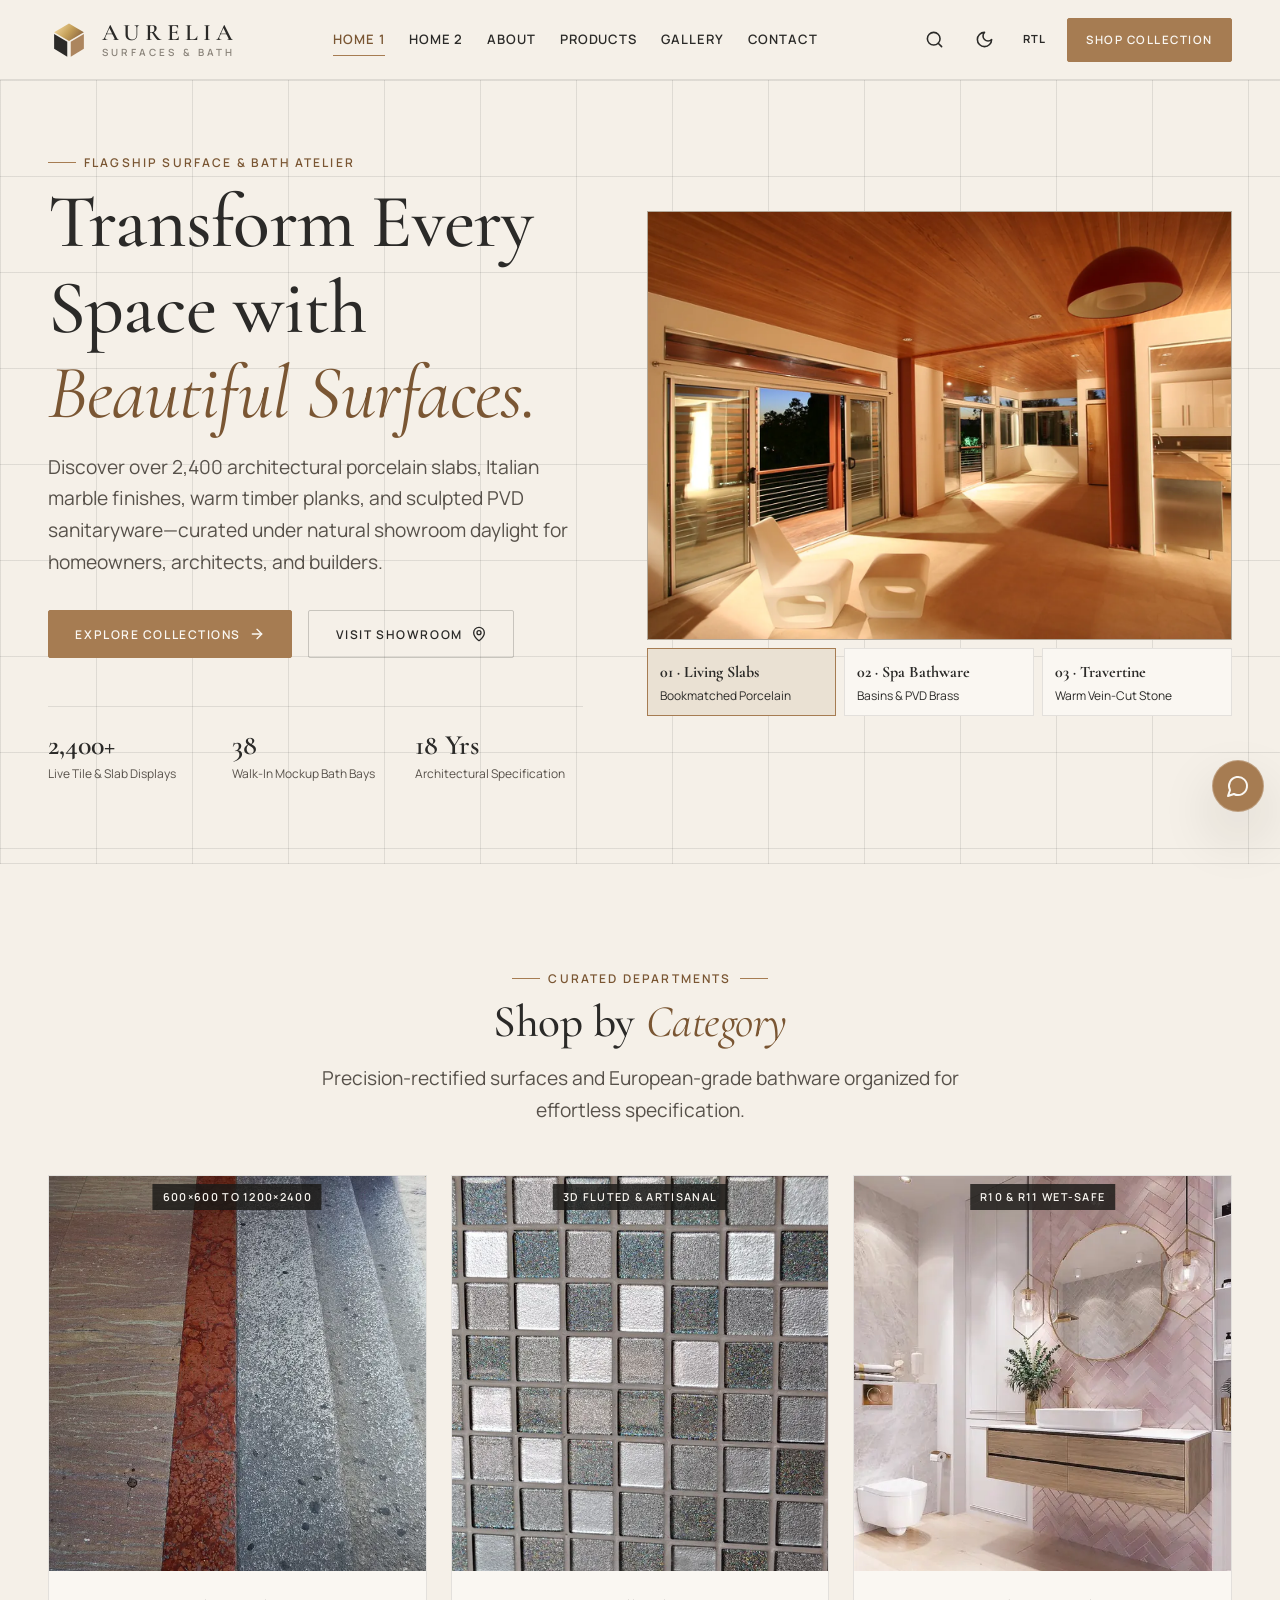
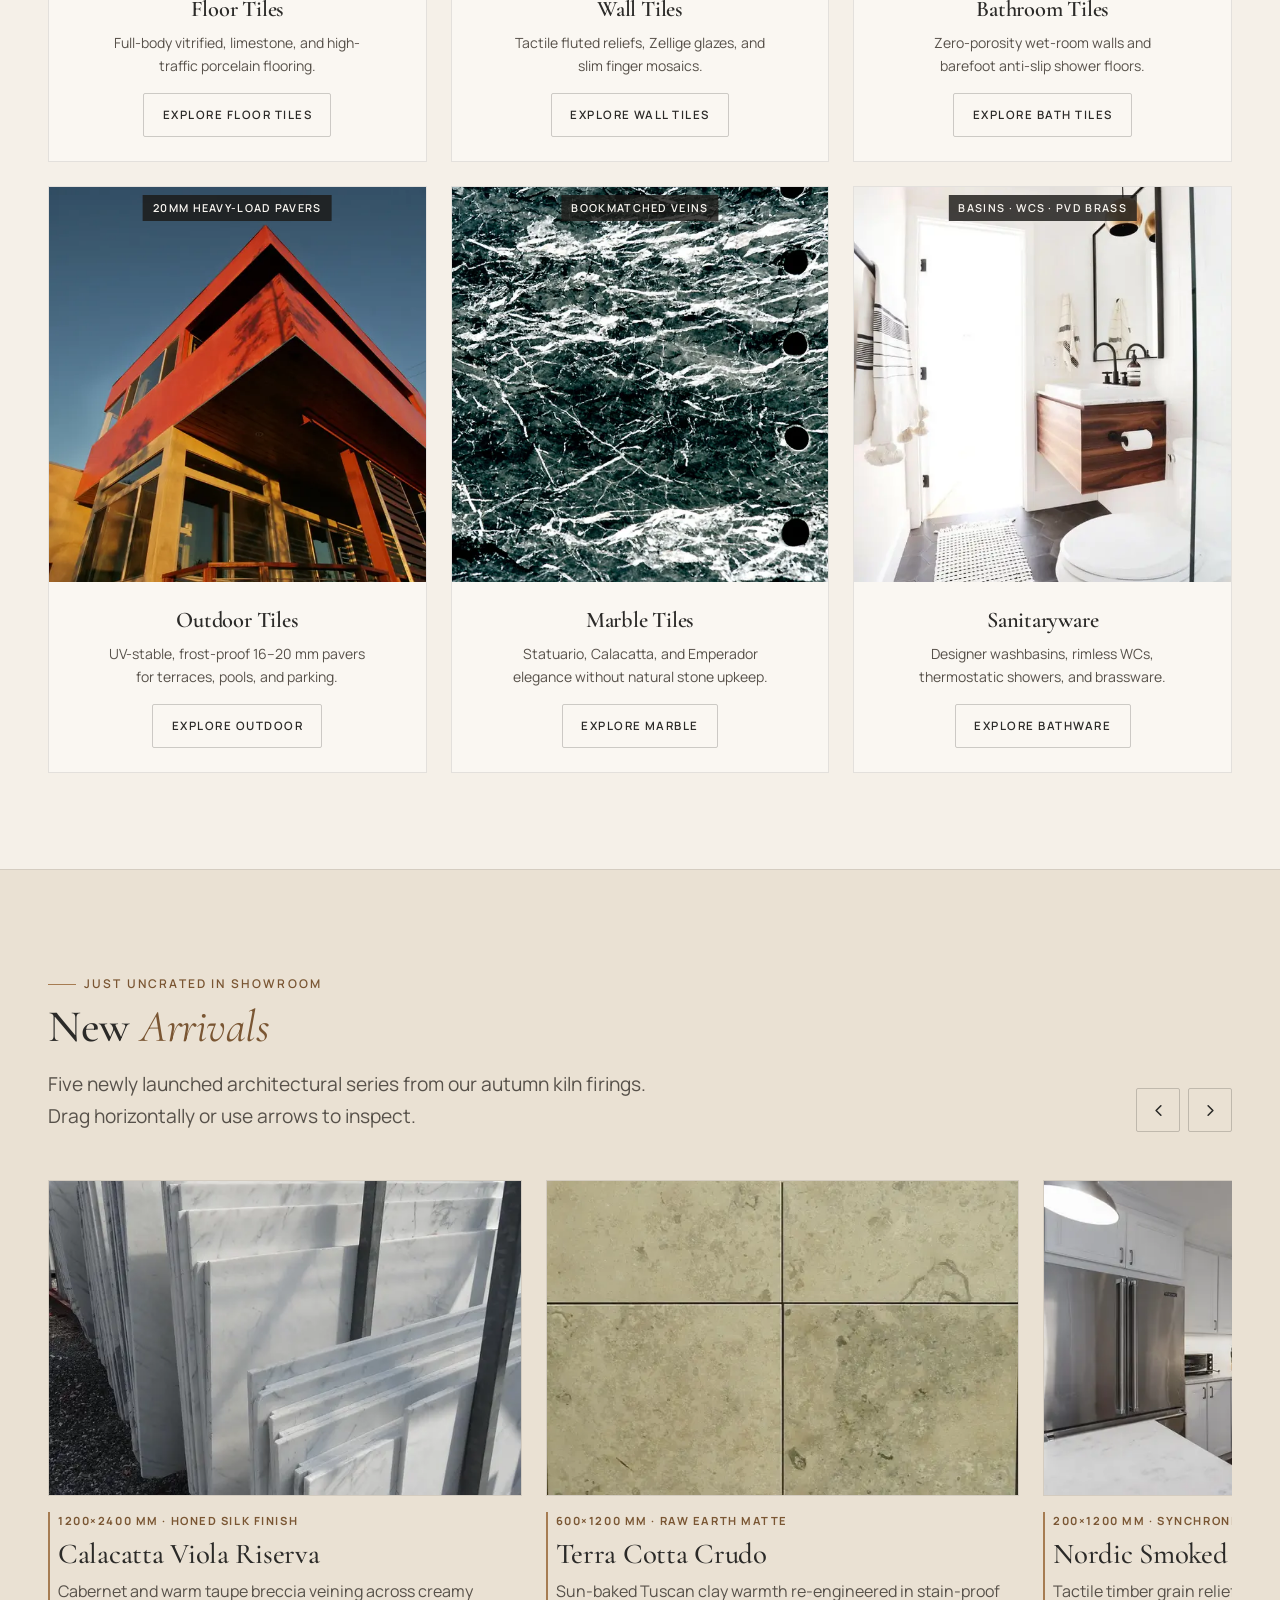
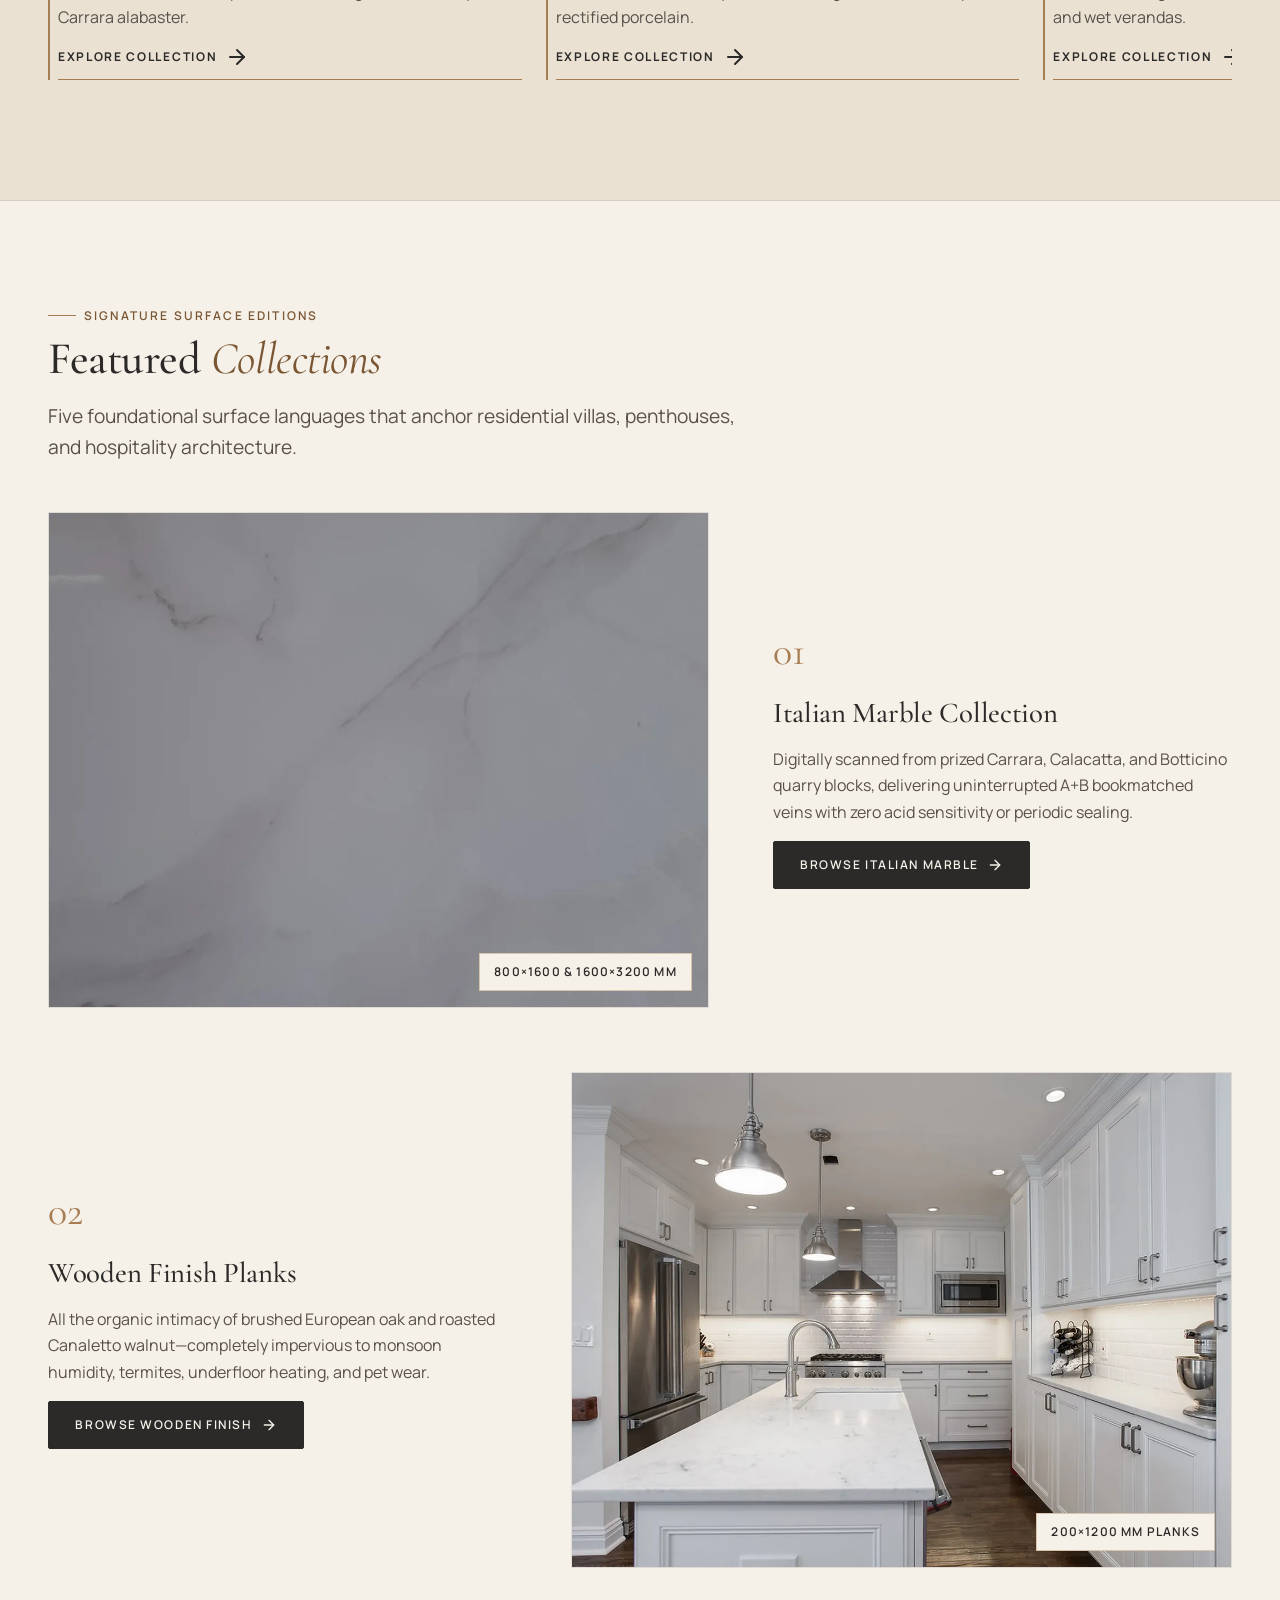
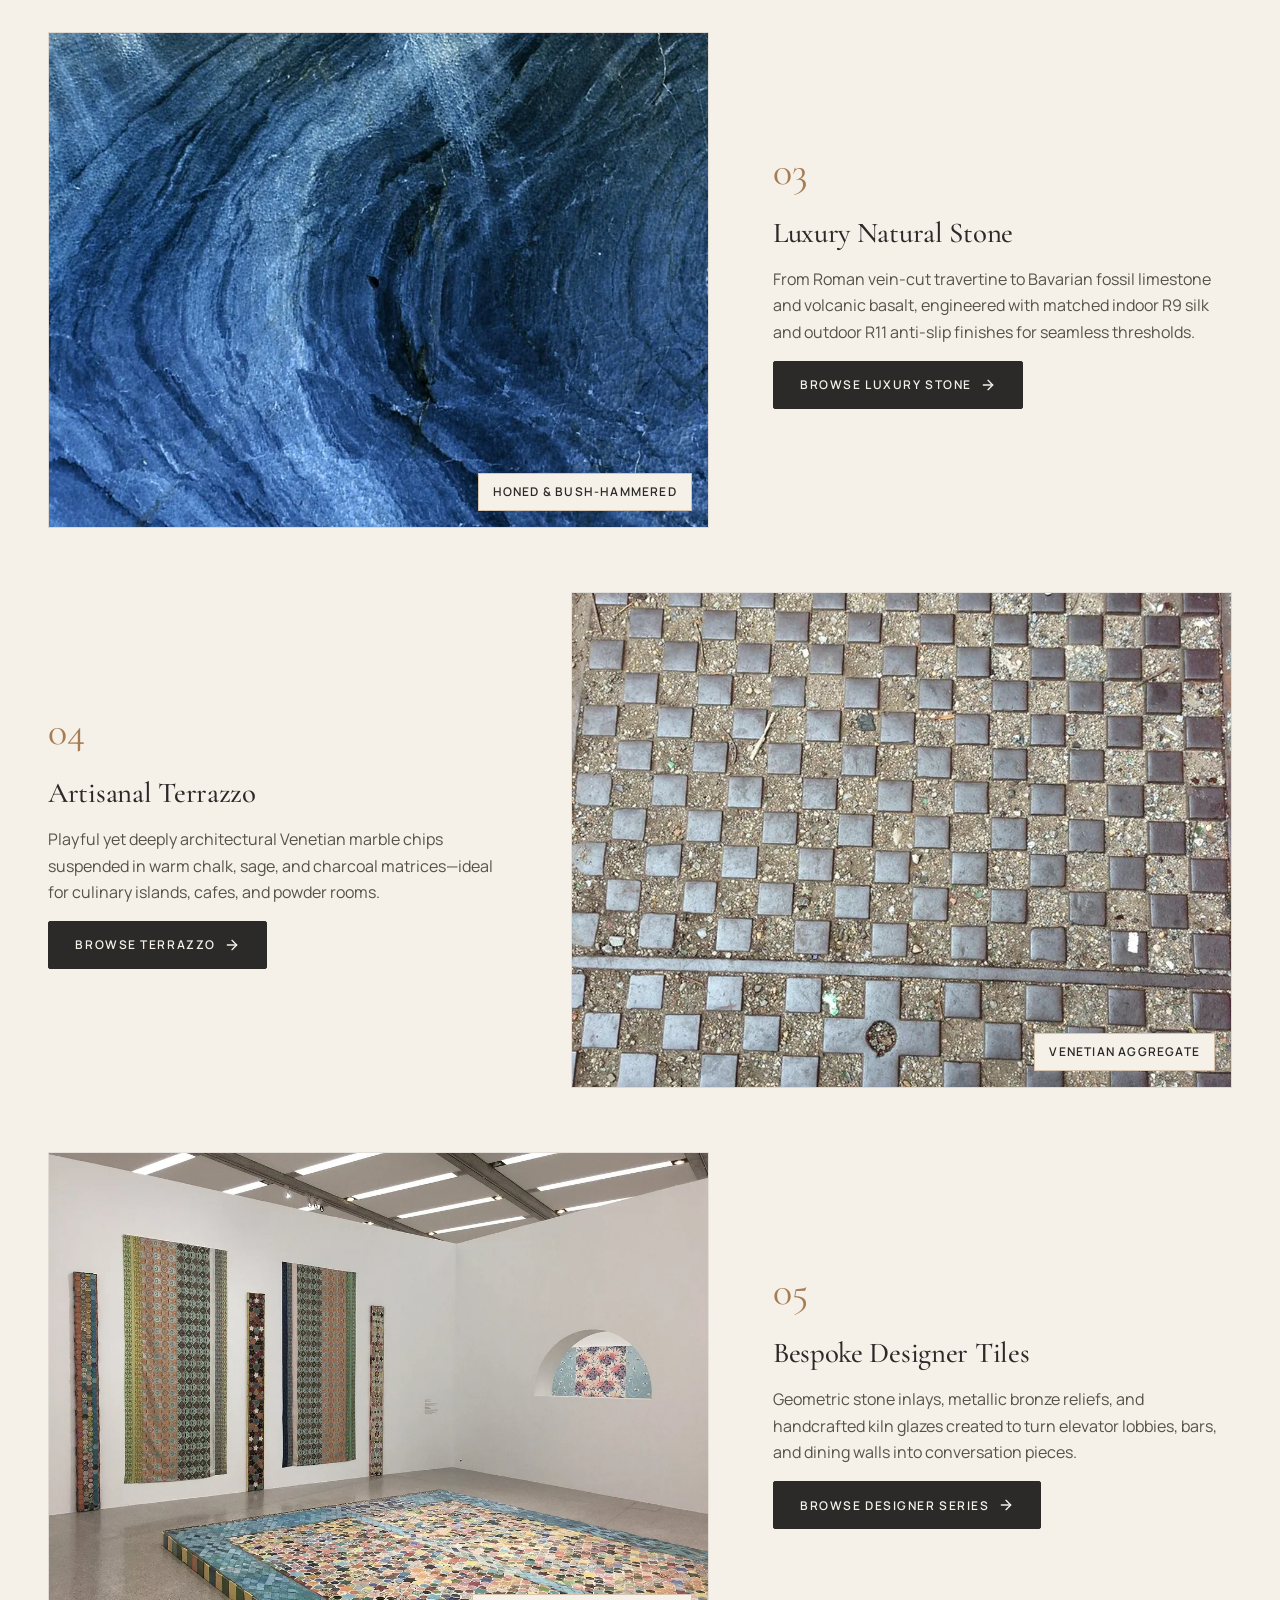
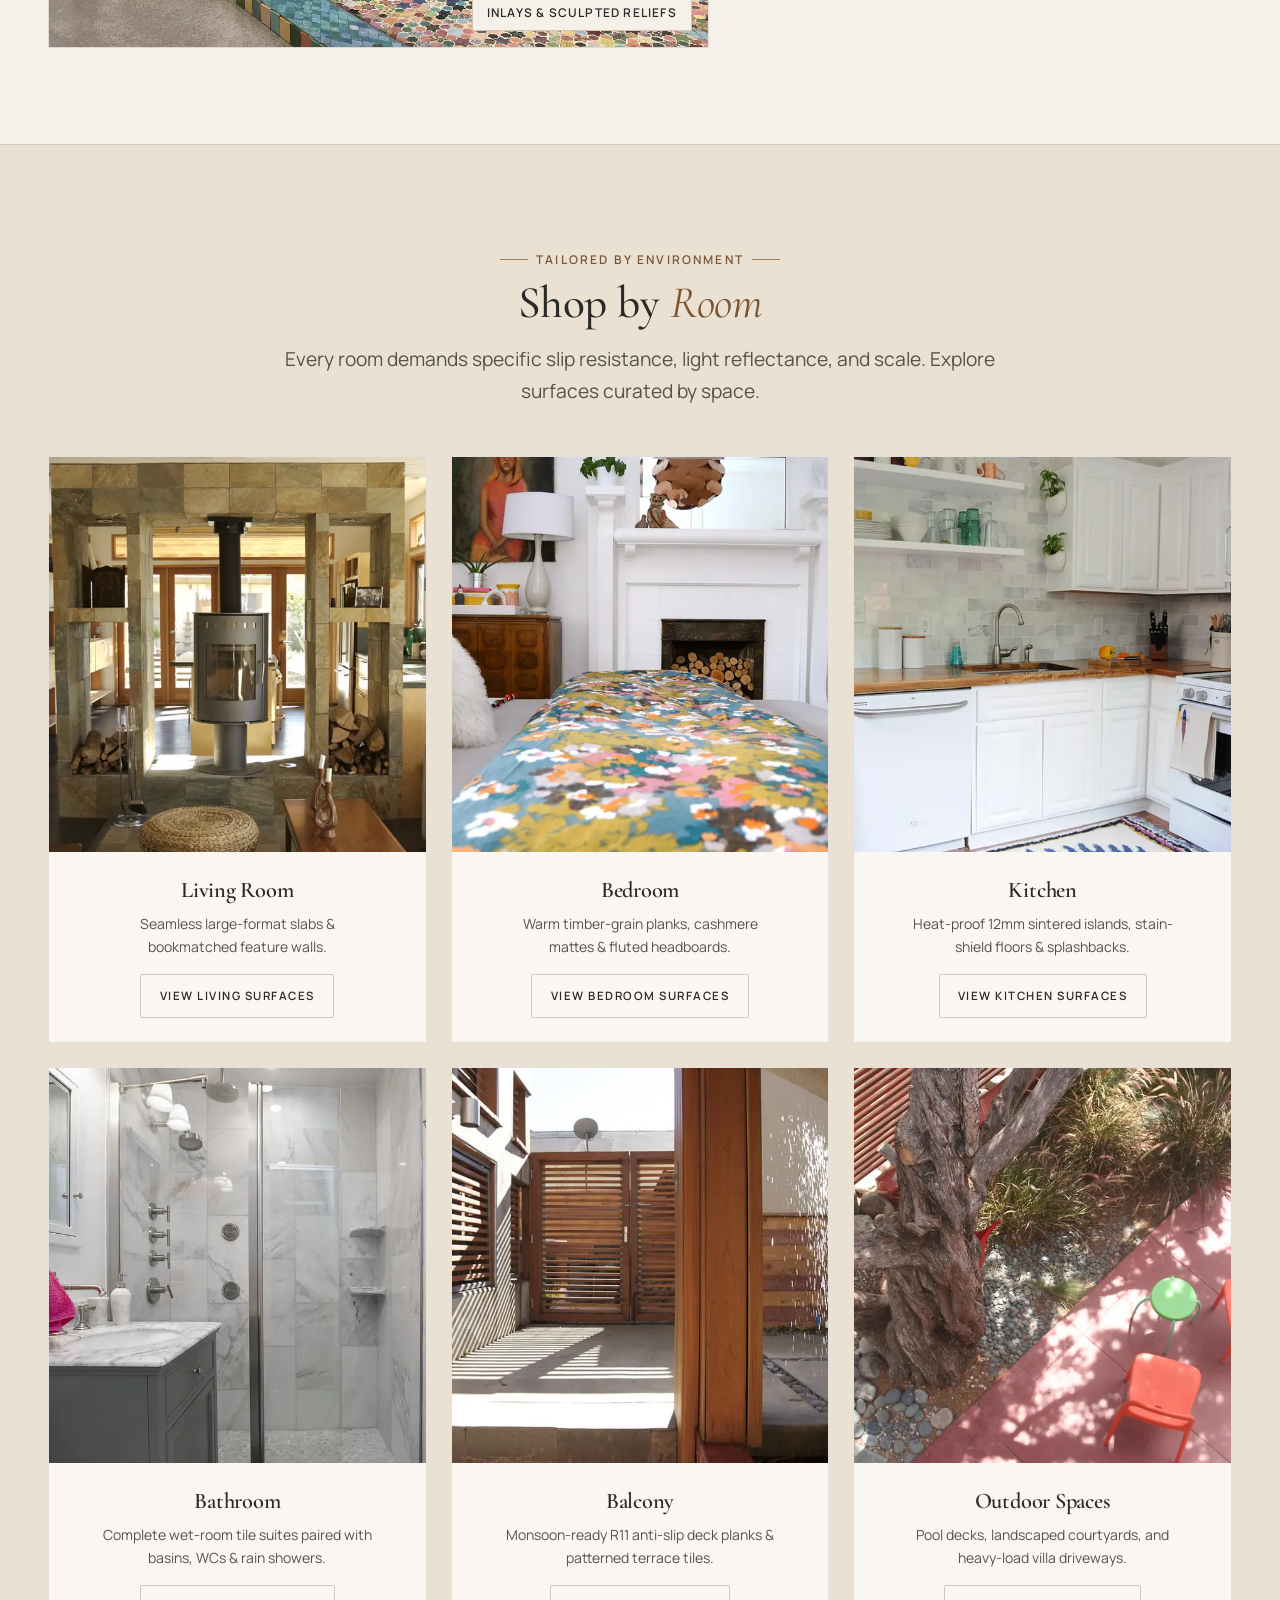
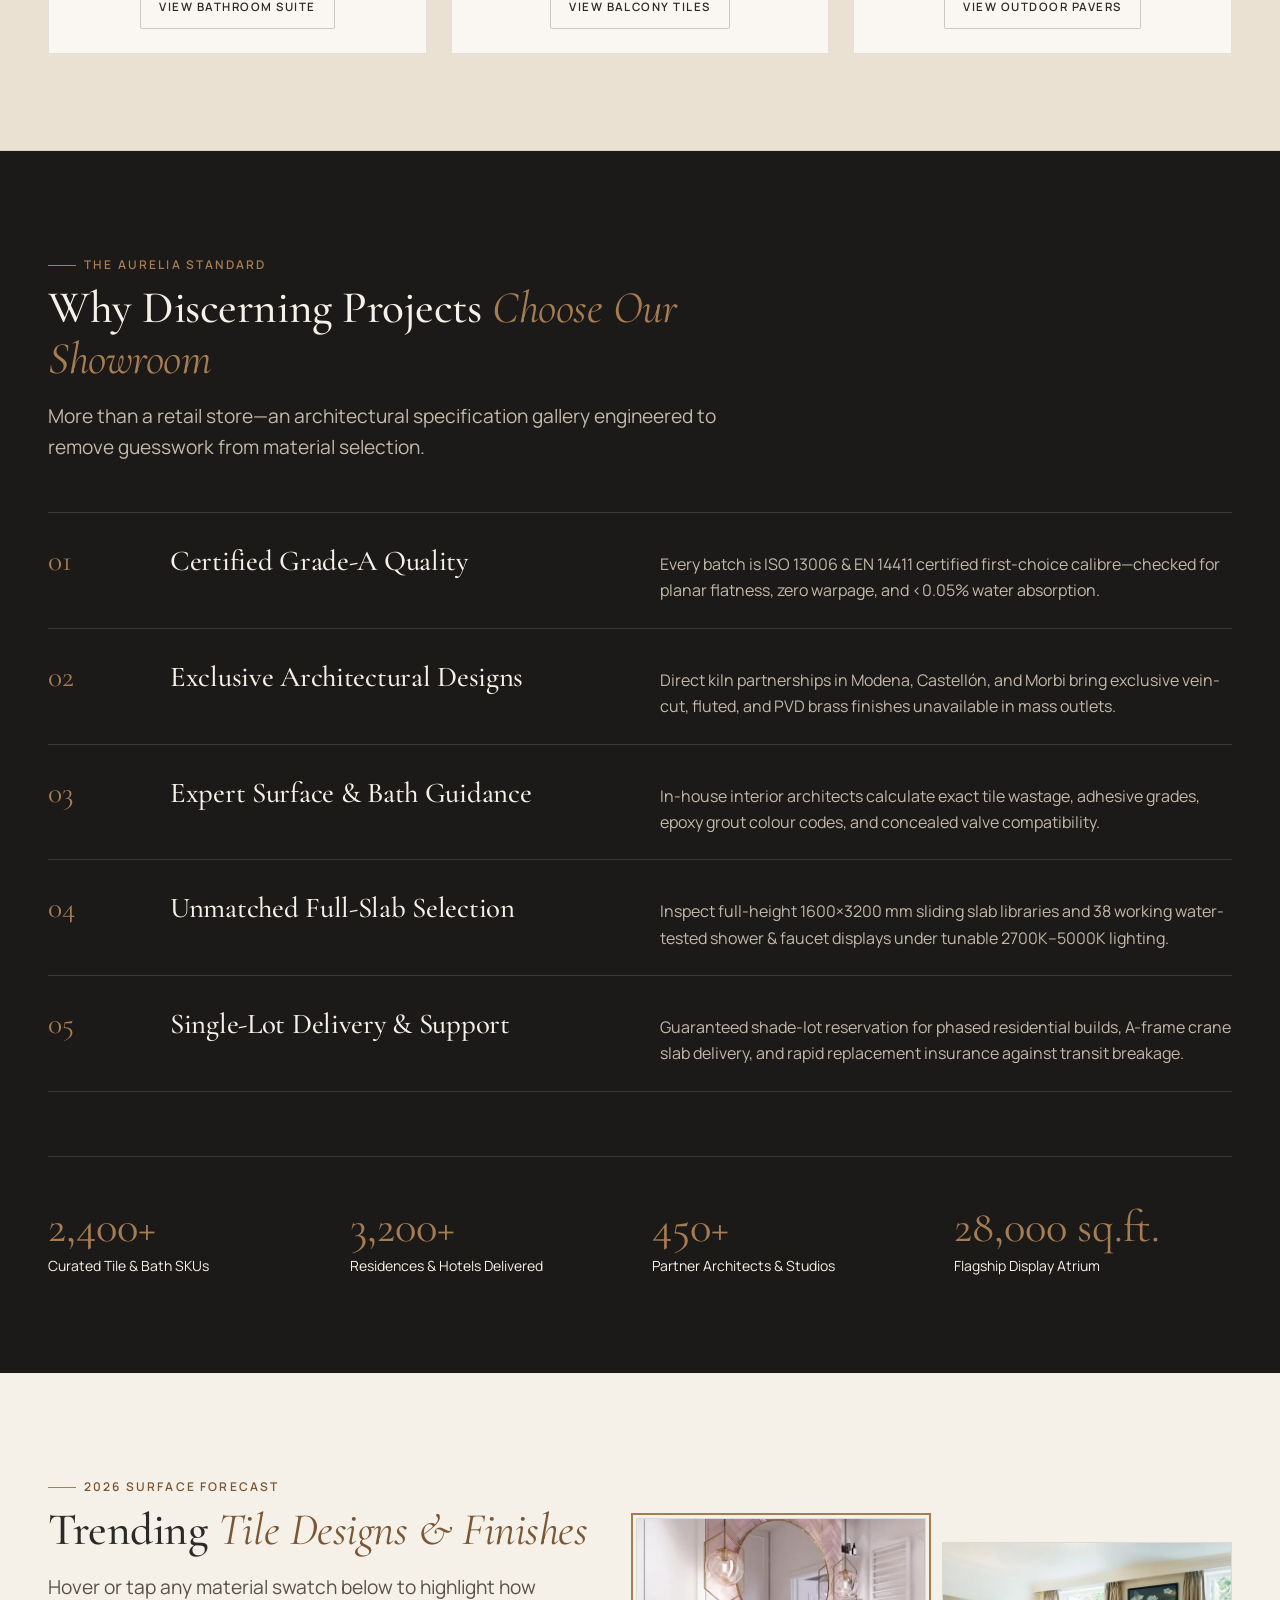
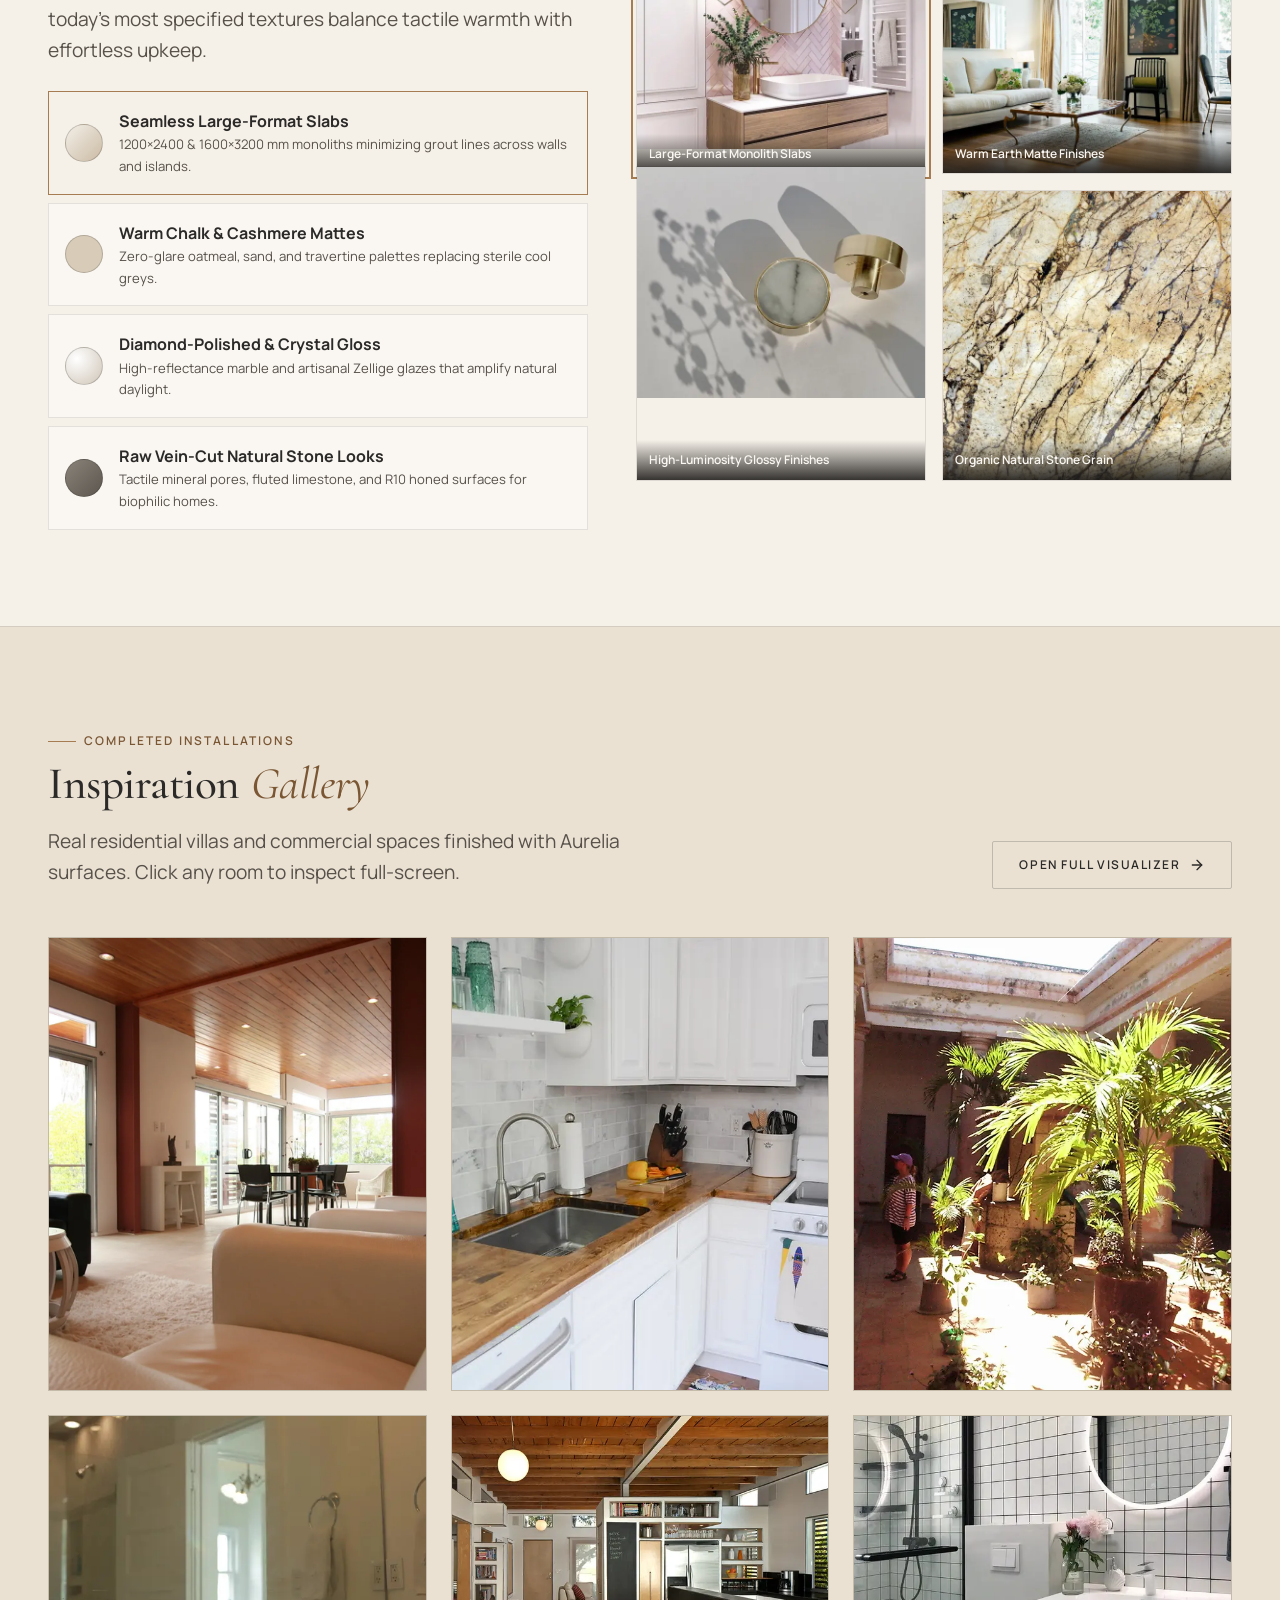
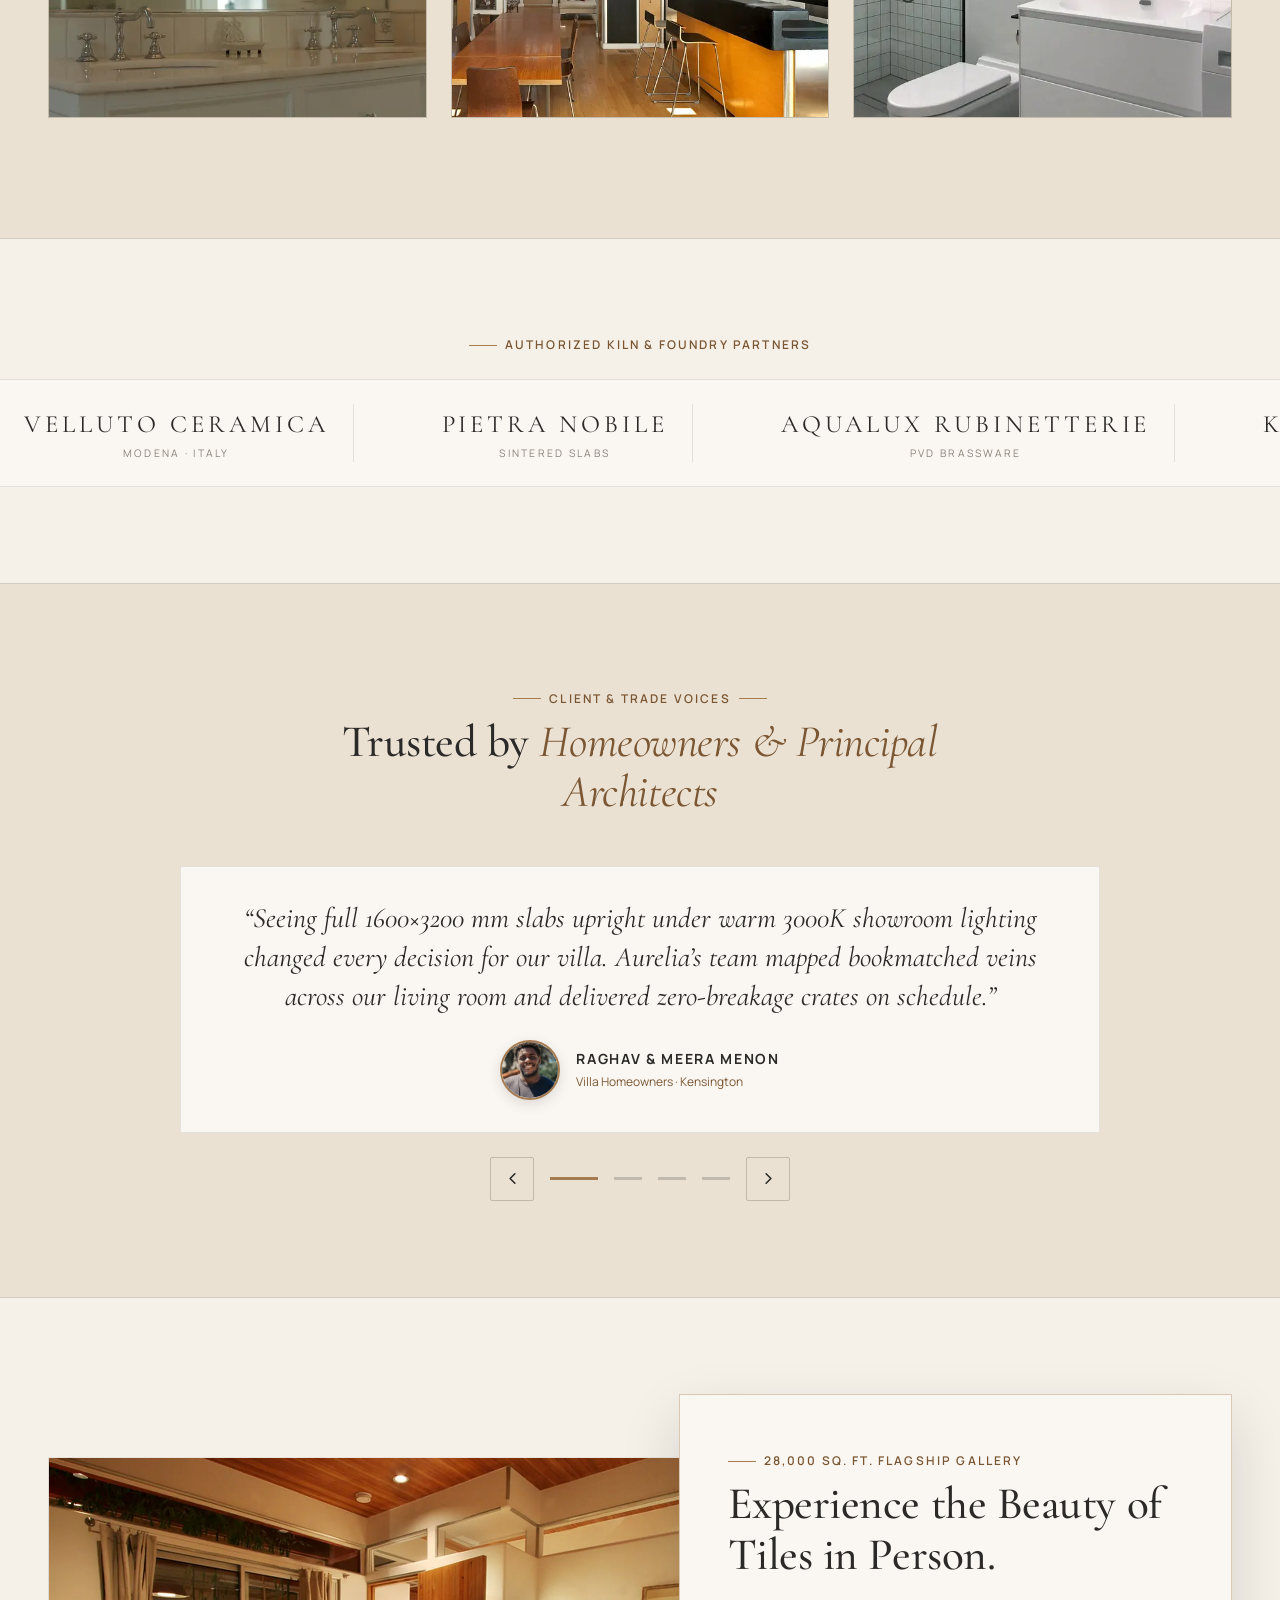
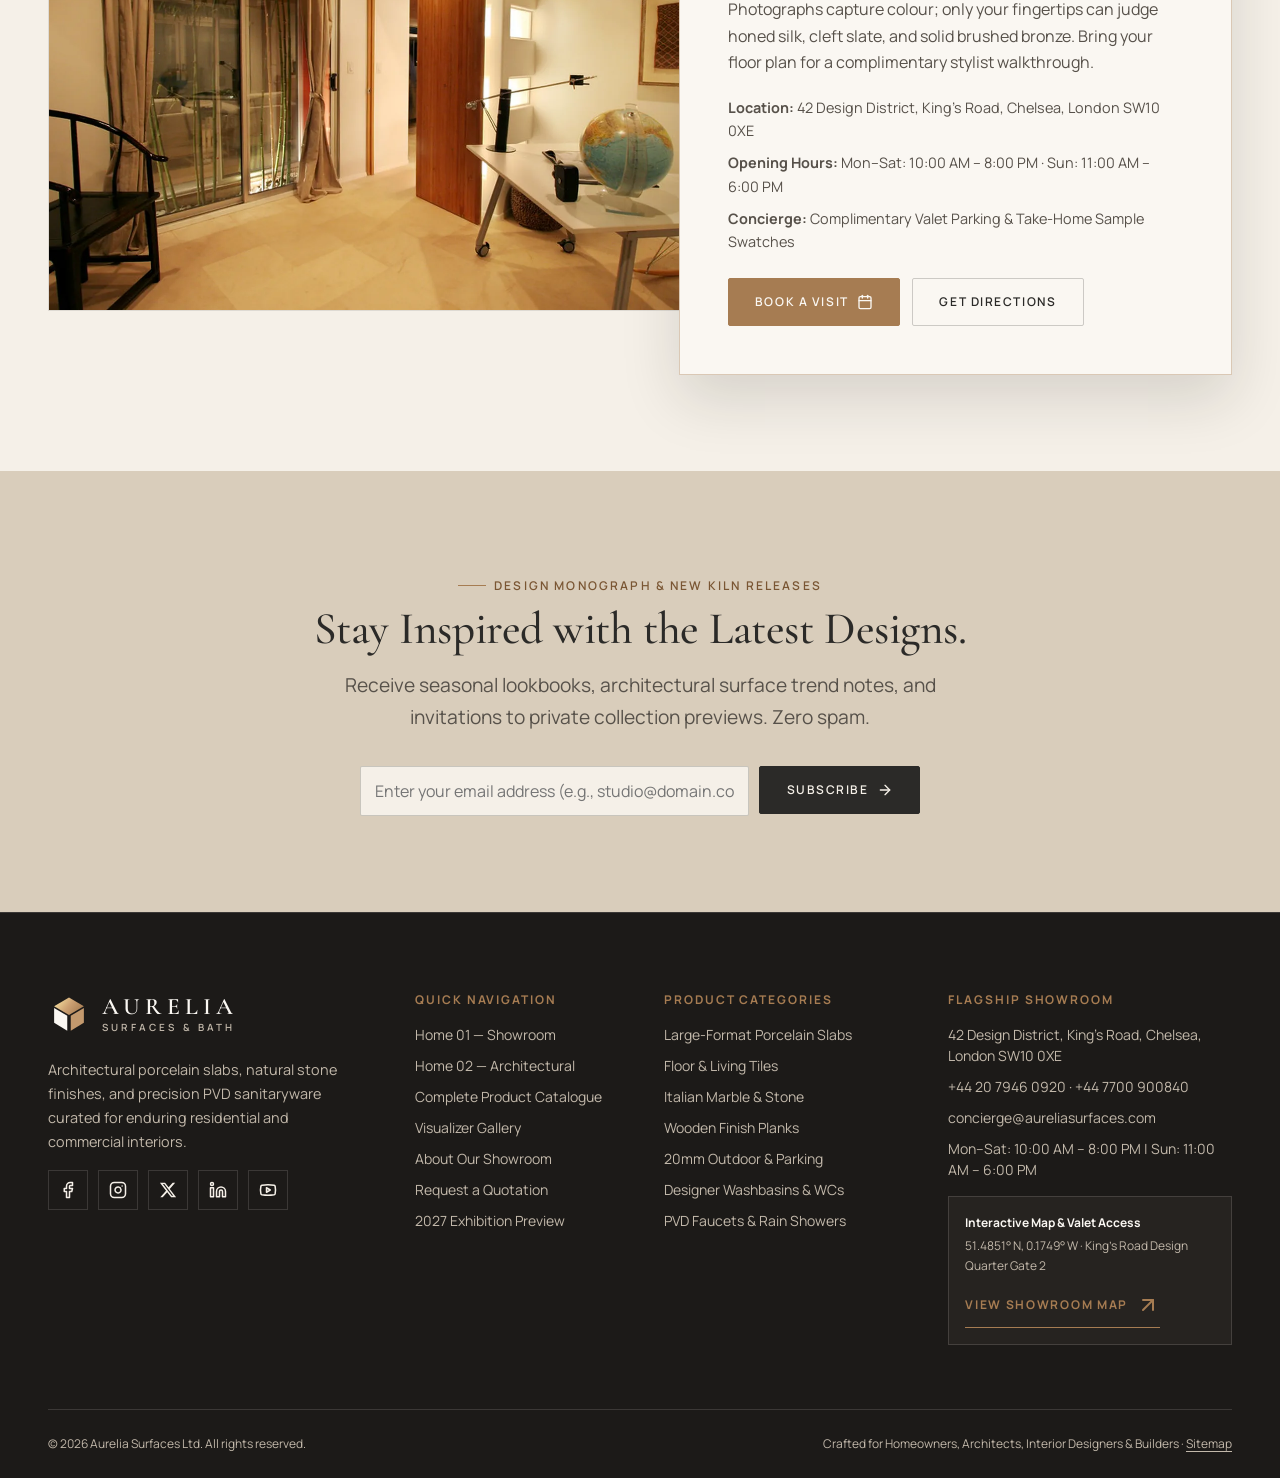
<file: index.html>
<!DOCTYPE html>
<html lang="en" data-theme="light" dir="ltr">
<head>
  <meta charset="UTF-8" />
  <meta name="viewport" content="width=device-width, initial-scale=1.0" />
  <title>Aurelia Surfaces | Luxury Tiles &amp; Sanitaryware Showroom</title>
  <meta name="description" content="Explore luxury Italian marble tiles, sintered porcelain slabs, wooden planks, and designer sanitaryware at Aurelia Surfaces. Visit our flagship showroom today." />
  <meta name="robots" content="index, follow" />
  <link rel="canonical" href="https://aureliasurfaces.example.com/index.html" />

  <!-- Open Graph Metadata -->
  <meta property="og:type" content="website" />
  <meta property="og:title" content="Aurelia Surfaces | Luxury Tiles &amp; Sanitaryware Showroom" />
  <meta property="og:description" content="Curated porcelain slabs, marble tiles, and architectural bathware for discerning homes, architects, and builders." />
  <meta property="og:image" content="assets/images/home1-hero-luxury-living.webp" />
  <meta property="og:url" content="https://aureliasurfaces.example.com/index.html" />

  <!-- Preload Critical LCP Hero Image & Primary Fonts -->
  <link rel="preload" as="image" href="assets/images/home1-hero-luxury-living.webp" imagesrcset="assets/images/home1-hero-luxury-living-sm.webp 600w, assets/images/home1-hero-luxury-living.webp 1600w" imagesizes="(max-width: 1023px) 96vw, 52vw" />
  <link rel="preload" as="font" type="font/woff2" href="assets/fonts/cormorant-garamond-600.woff2" crossorigin />
  <link rel="preload" as="font" type="font/woff2" href="assets/fonts/manrope-400.woff2" crossorigin />

  <!-- Favicon -->
  <link rel="icon" type="image/svg+xml" href="assets/images/favicon.svg" />

  <!-- Core & Theme Stylesheets -->
  <link rel="stylesheet" href="assets/css/style.css" />
  <link rel="stylesheet" href="assets/css/dark-mode.css" />
  <link rel="stylesheet" href="assets/css/rtl.css" />

  <!-- View-Specific Stylesheets (Separated Codes for Mobile, Tab, and 1024 Views) -->
  <link rel="stylesheet" href="assets/css/mobile.css" media="(max-width: 767.98px)" />
  <link rel="stylesheet" href="assets/css/tablet.css" media="(min-width: 768px) and (max-width: 1023.98px)" />
  <link rel="stylesheet" href="assets/css/desktop-1024.css" media="(min-width: 1024px)" />

  <!-- JSON-LD LocalBusiness / Store Structured Data -->
  <!-- TODO: Update address, geo coordinates, and phone number for your physical showroom -->
  <script type="application/ld+json">
  {
    "@context": "https://schema.org",
    "@type": "HomeGoodsStore",
    "name": "Aurelia Surfaces — Tiles & Sanitaryware Showroom",
    "description": "Luxury architectural tiles, large-format porcelain slabs, natural stone finishes, and designer sanitaryware showroom.",
    "image": "assets/images/home1-hero-luxury-living.webp",
    "telephone": "+44-20-7946-0920",
    "email": "concierge@aureliasurfaces.com",
    "address": {
      "@type": "PostalAddress",
      "streetAddress": "42 Design District, King's Road",
      "addressLocality": "London",
      "addressRegion": "Greater London",
      "postalCode": "SW10 0XE",
      "addressCountry": "GB"
    },
    "openingHoursSpecification": [
      {
        "@type": "OpeningHoursSpecification",
        "dayOfWeek": ["Monday","Tuesday","Wednesday","Thursday","Friday","Saturday"],
        "opens": "10:00",
        "closes": "20:00"
      },
      {
        "@type": "OpeningHoursSpecification",
        "dayOfWeek": "Sunday",
        "opens": "11:00",
        "closes": "18:00"
      }
    ],
    "priceRange": "£££"
  }
  </script>
</head>
<body>
  <a href="#main-content" class="skip-link">Skip to main content</a>
  <div class="scroll-progress" aria-hidden="true"></div>

  <!-- =====================================================================
       SECTION 2: MAIN NAVIGATION (STICKY HEADER)
       ===================================================================== -->
  <header class="site-header">
    <div class="container site-header__inner">
      <a href="index.html" class="brand-logo" aria-label="Aurelia Surfaces Home">
        <span class="brand-logo__mark" aria-hidden="true">
          <svg class="brand-logo__svg" width="42" height="42" viewBox="0 0 48 48" fill="none" xmlns="http://www.w3.org/2000/svg">
            <defs>
              <linearGradient id="goldIsoH" x1="12" y1="5" x2="36" y2="24" gradientUnits="userSpaceOnUse">
                <stop offset="0%" stop-color="#F0D498"/>
                <stop offset="50%" stop-color="#C5A059"/>
                <stop offset="100%" stop-color="#8C6642"/>
              </linearGradient>
            </defs>
            <polygon points="24,5 41,15 24,25 7,15" fill="url(#goldIsoH)" />
            <polygon points="7,17 22,26 22,43 7,34" fill="currentColor" />
            <polygon points="26,26 41,17 41,34 26,43" fill="#A67C52" opacity="0.92" />
          </svg>
        </span>
        <span class="brand-logo__text">
          <span class="brand-logo__name">Aurelia</span>
          <span class="brand-logo__sub">Surfaces &amp; Bath</span>
        </span>
      </a>

      <nav class="main-nav" aria-label="Primary Navigation">
        <a href="index.html" class="nav-link is-active" aria-current="page">Home 1</a>
        <a href="home-2.html" class="nav-link">Home 2</a>
        <a href="about.html" class="nav-link">About</a>
        <a href="products.html" class="nav-link">Products</a>
        <a href="visualizer-gallery.html" class="nav-link">Gallery</a>
        <a href="contact.html" class="nav-link">Contact</a>
      </nav>

      <div class="header-actions">
        <div class="header-actions__tools">
          <button type="button" class="icon-btn js-open-search" aria-label="Search products by name, category or code" title="Search (Ctrl+K)">
            <i data-lucide="search" aria-hidden="true"></i>
          </button>
          <button type="button" class="icon-btn js-theme-toggle" aria-label="Toggle colour theme">
            <i data-lucide="moon" aria-hidden="true"></i>
          </button>
          <button type="button" class="icon-btn js-rtl-toggle" aria-label="Switch layout direction">RTL</button>
        </div>

        <div class="header-ctas">
          <a href="products.html" class="btn btn--primary btn--sm">Shop Collection</a>
        </div>

        <button type="button" class="hamburger-btn" aria-label="Toggle mobile menu" aria-expanded="false" aria-controls="mobile-nav-overlay">
          <span></span><span></span>
        </button>
      </div>
    </div>
  </header>

  <!-- Mobile Fullscreen Navigation Overlay -->
  <div class="mobile-nav-overlay" id="mobile-nav-overlay" aria-hidden="true">
    <nav aria-label="Mobile Navigation">
      <div class="mobile-nav__actions">
        <button type="button" class="icon-btn js-open-search" aria-label="Search products by name, category or code" title="Search">
          <i data-lucide="search" aria-hidden="true"></i>
        </button>
        <button type="button" class="icon-btn js-theme-toggle" aria-label="Toggle colour theme">
          <i data-lucide="moon" aria-hidden="true"></i>
        </button>
        <button type="button" class="icon-btn js-rtl-toggle" aria-label="Switch layout direction">RTL</button>
      </div>
      <ul class="mobile-nav__list">
        <li><a href="index.html" class="is-active">Home 1</a></li>
        <li><a href="home-2.html">Home 2</a></li>
        <li><a href="about.html">About</a></li>
        <li><a href="products.html">Products</a></li>
        <li><a href="visualizer-gallery.html">Gallery</a></li>
        <li><a href="contact.html">Contact</a></li>
      </ul>
      <div class="mobile-nav__ctas">
        <a href="products.html" class="btn btn--primary">Shop Collection</a>
      </div>
      <div class="mobile-nav__meta">
        <p><strong>Flagship Showroom:</strong> 42 Design District, King's Road, Chelsea, London SW10 0XE</p>
        <p>Open Mon–Sat 10:00 AM – 8:00 PM · Private Trade Consultations Available</p>
      </div>
    </nav>
  </div>

  <main id="main-content">
    <!-- ===================================================================
         SECTION 3: HERO – DISCOVER BEAUTIFUL SURFACES (SPLIT MOSAIC CAROUSEL)
         =================================================================== -->
    <section class="hero-home1 grout-motif" aria-labelledby="home1-hero-heading">
      <div class="container hero-home1__grid">
        <div class="hero-home1__copy">
          <span class="eyebrow">Flagship Surface &amp; Bath Atelier</span>
          <h1 id="home1-hero-heading" class="hero-home1__title">
            Transform Every Space with <em class="editorial-italic">Beautiful Surfaces.</em>
          </h1>
          <p class="hero-home1__lead">
            Discover over 2,400 architectural porcelain slabs, Italian marble finishes, warm timber planks, and sculpted PVD sanitaryware—curated under natural showroom daylight for homeowners, architects, and builders.
          </p>
          <div class="hero-home1__ctas">
            <a href="products.html" class="btn btn--primary">
              Explore Collections <i data-lucide="arrow-right" aria-hidden="true"></i>
            </a>
            <a href="contact.html#visit-showroom" class="btn btn--outline">
              Visit Showroom <i data-lucide="map-pin" aria-hidden="true"></i>
            </a>
          </div>
          <div class="hero-home1__metrics">
            <div>
              <div class="hero-metric__num">2,400+</div>
              <div class="hero-metric__label">Live Tile &amp; Slab Displays</div>
            </div>
            <div>
              <div class="hero-metric__num">38</div>
              <div class="hero-metric__label">Walk-In Mockup Bath Bays</div>
            </div>
            <div>
              <div class="hero-metric__num">18 Yrs</div>
              <div class="hero-metric__label">Architectural Specification</div>
            </div>
          </div>
        </div>

        <div class="hero-mosaic">
          <div class="hero-mosaic__stage">
            <figure class="hero-mosaic__slide is-active">
              <img
                src="assets/images/home1-hero-luxury-living.webp"
                srcset="assets/images/home1-hero-luxury-living-sm.webp 600w, assets/images/home1-hero-luxury-living.webp 1600w"
                sizes="(max-width: 1023px) 94vw, 52vw"
                width="1600"
                height="1067"
                fetchpriority="high"
                alt="Grand luxury living room paved in large-format Italian marble porcelain slabs"
              />
            </figure>
            <figure class="hero-mosaic__slide">
              <img
                src="assets/images/home1-hero-marble-bath.webp"
                srcset="assets/images/home1-hero-marble-bath-sm.webp 600w, assets/images/home1-hero-marble-bath.webp 1600w"
                sizes="(max-width: 1023px) 94vw, 52vw"
                width="1600"
                height="1067"
                loading="lazy"
                alt="Luxury marble spa bathroom featuring freestanding stone basin and bronze brassware"
              />
            </figure>
            <figure class="hero-mosaic__slide">
              <img
                src="assets/images/home1-hero-showroom-slab.webp"
                srcset="assets/images/home1-hero-showroom-slab-sm.webp 600w, assets/images/home1-hero-showroom-slab.webp 1600w"
                sizes="(max-width: 1023px) 94vw, 52vw"
                width="1600"
                height="1067"
                loading="lazy"
                alt="Warm vein-cut travertine architectural dining wall and honed stone flooring"
              />
            </figure>
          </div>
          <div class="hero-mosaic__thumbs" role="group" aria-label="Select hero showcase slide">
            <button type="button" class="hero-mosaic__thumb is-active">
              <strong>01 · Living Slabs</strong>
              <span>Bookmatched Porcelain</span>
            </button>
            <button type="button" class="hero-mosaic__thumb">
              <strong>02 · Spa Bathware</strong>
              <span>Basins &amp; PVD Brass</span>
            </button>
            <button type="button" class="hero-mosaic__thumb">
              <strong>03 · Travertine</strong>
              <span>Warm Vein-Cut Stone</span>
            </button>
          </div>
        </div>
      </div>
    </section>

    <!-- ===================================================================
         SECTION 4: SHOP BY CATEGORY (6 3D-TILT VISUAL CARDS — CENTERED)
         =================================================================== -->
    <section class="section" aria-labelledby="shop-category-heading">
      <div class="container">
        <div class="section-header section-header--center reveal">
          <span class="eyebrow">Curated Departments</span>
          <h2 id="shop-category-heading">Shop by <em class="editorial-italic">Category</em></h2>
          <p class="section-lead">Precision-rectified surfaces and European-grade bathware organized for effortless specification.</p>
        </div>

        <div class="card-grid card-grid--3">
          <!-- Floor Tiles -->
          <article class="lux-card reveal" data-tilt>
            <div class="card-glare" aria-hidden="true"></div>
            <div class="lux-card__media">
              <span class="lux-card__badge">600×600 to 1200×2400</span>
              <img src="assets/images/home1-cat-floor-tiles.webp" srcset="assets/images/home1-cat-floor-tiles-sm.webp 600w, assets/images/home1-cat-floor-tiles.webp 900w" sizes="(max-width: 639px) 92vw, (max-width: 1023px) 46vw, 30vw" width="900" height="1000" loading="lazy" alt="Large-format porcelain floor tiles installed in a sunlit modern living room" />
            </div>
            <div class="lux-card__body">
              <h3 class="lux-card__title">Floor Tiles</h3>
              <p class="lux-card__meta">Full-body vitrified, limestone, and high-traffic porcelain flooring.</p>
              <div class="lux-card__actions">
                <a href="products.html?category=Floor%20Tiles" class="btn btn--outline btn--sm">Explore Floor Tiles</a>
              </div>
            </div>
          </article>

          <!-- Wall Tiles -->
          <article class="lux-card reveal" data-tilt>
            <div class="card-glare" aria-hidden="true"></div>
            <div class="lux-card__media">
              <span class="lux-card__badge">3D Fluted &amp; Artisanal</span>
              <img src="assets/images/home1-cat-wall-tiles.webp" srcset="assets/images/home1-cat-wall-tiles-sm.webp 600w, assets/images/home1-cat-wall-tiles.webp 900w" sizes="(max-width: 639px) 92vw, (max-width: 1023px) 46vw, 30vw" width="900" height="1000" loading="lazy" alt="Textured architectural ceramic wall tiles with warm grazing illumination" />
            </div>
            <div class="lux-card__body">
              <h3 class="lux-card__title">Wall Tiles</h3>
              <p class="lux-card__meta">Tactile fluted reliefs, Zellige glazes, and slim finger mosaics.</p>
              <div class="lux-card__actions">
                <a href="products.html?category=Wall%20Tiles" class="btn btn--outline btn--sm">Explore Wall Tiles</a>
              </div>
            </div>
          </article>

          <!-- Bathroom Tiles -->
          <article class="lux-card reveal" data-tilt>
            <div class="card-glare" aria-hidden="true"></div>
            <div class="lux-card__media">
              <span class="lux-card__badge">R10 &amp; R11 Wet-Safe</span>
              <img src="assets/images/home1-cat-bathroom-tiles.webp" srcset="assets/images/home1-cat-bathroom-tiles-sm.webp 600w, assets/images/home1-cat-bathroom-tiles.webp 900w" sizes="(max-width: 639px) 92vw, (max-width: 1023px) 46vw, 30vw" width="900" height="1000" loading="lazy" alt="Walk-in spa shower clad in honed porcelain bathroom tiles" />
            </div>
            <div class="lux-card__body">
              <h3 class="lux-card__title">Bathroom Tiles</h3>
              <p class="lux-card__meta">Zero-porosity wet-room walls and barefoot anti-slip shower floors.</p>
              <div class="lux-card__actions">
                <a href="products.html?category=Bathroom%20Tiles" class="btn btn--outline btn--sm">Explore Bath Tiles</a>
              </div>
            </div>
          </article>

          <!-- Outdoor Tiles -->
          <article class="lux-card reveal" data-tilt>
            <div class="card-glare" aria-hidden="true"></div>
            <div class="lux-card__media">
              <span class="lux-card__badge">20mm Heavy-Load Pavers</span>
              <img src="assets/images/home1-cat-outdoor-tiles.webp" srcset="assets/images/home1-cat-outdoor-tiles-sm.webp 600w, assets/images/home1-cat-outdoor-tiles.webp 900w" sizes="(max-width: 639px) 92vw, (max-width: 1023px) 46vw, 30vw" width="900" height="1000" loading="lazy" alt="Natural stone-look 20mm outdoor patio pavers surrounding a courtyard terrace" />
            </div>
            <div class="lux-card__body">
              <h3 class="lux-card__title">Outdoor Tiles</h3>
              <p class="lux-card__meta">UV-stable, frost-proof 16–20 mm pavers for terraces, pools, and parking.</p>
              <div class="lux-card__actions">
                <a href="products.html?category=Outdoor%20%26%20Parking%20Tiles" class="btn btn--outline btn--sm">Explore Outdoor</a>
              </div>
            </div>
          </article>

          <!-- Marble Tiles -->
          <article class="lux-card reveal" data-tilt>
            <div class="card-glare" aria-hidden="true"></div>
            <div class="lux-card__media">
              <span class="lux-card__badge">Bookmatched Veins</span>
              <img src="assets/images/home1-cat-marble-tiles.webp" srcset="assets/images/home1-cat-marble-tiles-sm.webp 600w, assets/images/home1-cat-marble-tiles.webp 900w" sizes="(max-width: 639px) 92vw, (max-width: 1023px) 46vw, 30vw" width="900" height="1000" loading="lazy" alt="Calacatta and Botticino marble-finish porcelain slabs with warm gold veining" />
            </div>
            <div class="lux-card__body">
              <h3 class="lux-card__title">Marble Tiles</h3>
              <p class="lux-card__meta">Statuario, Calacatta, and Emperador elegance without natural stone upkeep.</p>
              <div class="lux-card__actions">
                <a href="products.html?category=Marble%20%26%20Stone%20Finish%20Tiles" class="btn btn--outline btn--sm">Explore Marble</a>
              </div>
            </div>
          </article>

          <!-- Sanitaryware -->
          <article class="lux-card reveal" data-tilt>
            <div class="card-glare" aria-hidden="true"></div>
            <div class="lux-card__media">
              <span class="lux-card__badge">Basins · WCs · PVD Brass</span>
              <img src="assets/images/home1-cat-sanitaryware.webp" srcset="assets/images/home1-cat-sanitaryware-sm.webp 600w, assets/images/home1-cat-sanitaryware.webp 900w" sizes="(max-width: 639px) 92vw, (max-width: 1023px) 46vw, 30vw" width="900" height="1000" loading="lazy" alt="Sculpted matte vessel washbasin paired with PVD brushed bronze tall mixer" />
            </div>
            <div class="lux-card__body">
              <h3 class="lux-card__title">Sanitaryware</h3>
              <p class="lux-card__meta">Designer washbasins, rimless WCs, thermostatic showers, and brassware.</p>
              <div class="lux-card__actions">
                <a href="products.html?category=Washbasins" class="btn btn--outline btn--sm">Explore Bathware</a>
              </div>
            </div>
          </article>
        </div>
      </div>
    </section>

    <!-- ===================================================================
         SECTION 5: NEW ARRIVALS (HORIZONTAL DRAG-SCROLL RAIL — NOT CARDS)
         =================================================================== -->
    <section class="section section--stone" aria-labelledby="new-arrivals-heading">
      <div class="container">
        <div class="section-header section-header--split reveal">
          <div class="section-header__main">
            <span class="eyebrow">Just Uncrated in Showroom</span>
            <h2 id="new-arrivals-heading">New <em class="editorial-italic">Arrivals</em></h2>
            <p class="section-lead">Five newly launched architectural series from our autumn kiln firings. Drag horizontally or use arrows to inspect.</p>
          </div>
          <div class="rail-controls">
            <button type="button" class="icon-btn" id="rail-prev-btn" aria-label="Scroll new arrivals left" style="border-color: var(--border-strong);">
              <i data-lucide="chevron-left" aria-hidden="true"></i>
            </button>
            <button type="button" class="icon-btn" id="rail-next-btn" aria-label="Scroll new arrivals right" style="border-color: var(--border-strong);">
              <i data-lucide="chevron-right" aria-hidden="true"></i>
            </button>
          </div>
        </div>

        <div class="rail-track" id="new-arrivals-rail" tabindex="0" aria-label="New arrival tile collections">
          <article class="rail-slide">
            <div class="rail-slide__media">
              <img src="assets/images/home1-arrival-calacatta-viola.webp" srcset="assets/images/home1-arrival-calacatta-viola-sm.webp 600w, assets/images/home1-arrival-calacatta-viola.webp 1200w" sizes="(max-width: 639px) 86vw, (max-width: 1023px) 58vw, 40vw" width="1200" height="800" loading="lazy" alt="Calacatta Viola Riserva porcelain slab with dramatic burgundy-violet veins" />
            </div>
            <div class="rail-slide__info">
              <span class="lux-card__code">1200×2400 mm · Honed Silk Finish</span>
              <h3>Calacatta Viola Riserva</h3>
              <p>Cabernet and warm taupe breccia veining across creamy Carrara alabaster.</p>
              <a href="products.html?category=Porcelain%20Slabs" class="btn-link">Explore Collection <i data-lucide="arrow-right" aria-hidden="true"></i></a>
            </div>
          </article>

          <article class="rail-slide">
            <div class="rail-slide__media">
              <img src="assets/images/home1-arrival-terracotta-crudo.webp" srcset="assets/images/home1-arrival-terracotta-crudo-sm.webp 600w, assets/images/home1-arrival-terracotta-crudo.webp 1200w" sizes="(max-width: 639px) 86vw, (max-width: 1023px) 58vw, 40vw" width="1200" height="800" loading="lazy" alt="Terra Cotta Crudo warm earthy matte porcelain floor tiles" />
            </div>
            <div class="rail-slide__info">
              <span class="lux-card__code">600×1200 mm · Raw Earth Matte</span>
              <h3>Terra Cotta Crudo</h3>
              <p>Sun-baked Tuscan clay warmth re-engineered in stain-proof rectified porcelain.</p>
              <a href="products.html?category=Floor%20Tiles" class="btn-link">Explore Collection <i data-lucide="arrow-right" aria-hidden="true"></i></a>
            </div>
          </article>

          <article class="rail-slide">
            <div class="rail-slide__media">
              <img src="assets/images/home1-arrival-smoked-oak.webp" srcset="assets/images/home1-arrival-smoked-oak-sm.webp 600w, assets/images/home1-arrival-smoked-oak.webp 1200w" sizes="(max-width: 639px) 86vw, (max-width: 1023px) 58vw, 40vw" width="1200" height="800" loading="lazy" alt="Nordic Smoked Oakchevron wooden finish porcelain floor planks" />
            </div>
            <div class="rail-slide__info">
              <span class="lux-card__code">200×1200 mm · Synchronized Wood Grain</span>
              <h3>Nordic Smoked Oak</h3>
              <p>Tactile timber grain relief engineered for bedrooms, lounges, and wet verandas.</p>
              <a href="products.html?category=Wooden%20Finish%20Tiles" class="btn-link">Explore Collection <i data-lucide="arrow-right" aria-hidden="true"></i></a>
            </div>
          </article>

          <article class="rail-slide">
            <div class="rail-slide__media">
              <img src="assets/images/home1-arrival-pietra-fluted.webp" srcset="assets/images/home1-arrival-pietra-fluted-sm.webp 600w, assets/images/home1-arrival-pietra-fluted.webp 1200w" sizes="(max-width: 639px) 86vw, (max-width: 1023px) 58vw, 40vw" width="1200" height="800" loading="lazy" alt="Pietra Grey Fluted 3D architectural ribbed wall tile elevation" />
            </div>
            <div class="rail-slide__info">
              <span class="lux-card__code">600×1200 mm · 3D Chiselled Rib</span>
              <h3>Pietra Grey Fluted</h3>
              <p>Linear carved stone flutes that bring sculptural depth to feature walls and vanities.</p>
              <a href="products.html?category=Wall%20Tiles" class="btn-link">Explore Collection <i data-lucide="arrow-right" aria-hidden="true"></i></a>
            </div>
          </article>

          <article class="rail-slide">
            <div class="rail-slide__media">
              <img src="assets/images/home1-arrival-onyx-miel.webp" srcset="assets/images/home1-arrival-onyx-miel-sm.webp 600w, assets/images/home1-arrival-onyx-miel.webp 1200w" sizes="(max-width: 639px) 86vw, (max-width: 1023px) 58vw, 40vw" width="1200" height="800" loading="lazy" alt="Onyx Miel honey-toned crystalline polished lappato large slab" />
            </div>
            <div class="rail-slide__info">
              <span class="lux-card__code">1200×2800 mm · Crystal Lappato</span>
              <h3>Onyx Miel Translucent</h3>
              <p>Amber honey clouds and pearl layers crafted for illuminated powder rooms and foyers.</p>
              <a href="products.html?category=Bathroom%20Tiles" class="btn-link">Explore Collection <i data-lucide="arrow-right" aria-hidden="true"></i></a>
            </div>
          </article>
        </div>
      </div>
    </section>

    <!-- ===================================================================
         SECTION 6: FEATURED COLLECTIONS (ALTERNATING ASYMMETRICAL SPLITS)
         =================================================================== -->
    <section class="section" id="featured-collections" aria-labelledby="featured-collections-heading">
      <div class="container">
        <div class="section-header reveal">
          <span class="eyebrow">Signature Surface Editions</span>
          <h2 id="featured-collections-heading">Featured <em class="editorial-italic">Collections</em></h2>
          <p class="section-lead">Five foundational surface languages that anchor residential villas, penthouses, and hospitality architecture.</p>
        </div>

        <div class="editorial-rows">
          <!-- 01 Italian Marble -->
          <article class="editorial-split reveal">
            <div class="editorial-split__media reveal-clip">
              <img src="assets/images/home1-feat-italian-marble.webp" srcset="assets/images/home1-feat-italian-marble-sm.webp 600w, assets/images/home1-feat-italian-marble.webp 1200w" sizes="(max-width: 959px) 94vw, 56vw" width="1200" height="900" loading="lazy" alt="Italian Marble collection showcasing bookmatched Statuario slabs in a grand hall" />
              <span class="editorial-split__tag">800×1600 &amp; 1600×3200 mm</span>
            </div>
            <div class="editorial-split__content">
              <span class="editorial-split__num">01</span>
              <h3>Italian Marble Collection</h3>
              <p>Digitally scanned from prized Carrara, Calacatta, and Botticino quarry blocks, delivering uninterrupted A+B bookmatched veins with zero acid sensitivity or periodic sealing.</p>
              <a href="products.html?category=Marble%20%26%20Stone%20Finish%20Tiles" class="btn btn--dark">Browse Italian Marble <i data-lucide="arrow-right" aria-hidden="true"></i></a>
            </div>
          </article>

          <!-- 02 Wooden Finish -->
          <article class="editorial-split editorial-split--reverse reveal">
            <div class="editorial-split__media reveal-clip">
              <img src="assets/images/home1-feat-wooden-finish.webp" srcset="assets/images/home1-feat-wooden-finish-sm.webp 600w, assets/images/home1-feat-wooden-finish.webp 1200w" sizes="(max-width: 959px) 94vw, 56vw" width="1200" height="900" loading="lazy" alt="Warm honey-oak wooden finish porcelain planks in a serene bedroom suite" />
              <span class="editorial-split__tag">200×1200 mm Planks</span>
            </div>
            <div class="editorial-split__content">
              <span class="editorial-split__num">02</span>
              <h3>Wooden Finish Planks</h3>
              <p>All the organic intimacy of brushed European oak and roasted Canaletto walnut—completely impervious to monsoon humidity, termites, underfloor heating, and pet wear.</p>
              <a href="products.html?category=Wooden%20Finish%20Tiles" class="btn btn--dark">Browse Wooden Finish <i data-lucide="arrow-right" aria-hidden="true"></i></a>
            </div>
          </article>

          <!-- 03 Luxury Stone -->
          <article class="editorial-split reveal">
            <div class="editorial-split__media reveal-clip">
              <img src="assets/images/home1-feat-luxury-stone.webp" srcset="assets/images/home1-feat-luxury-stone-sm.webp 600w, assets/images/home1-feat-luxury-stone.webp 1200w" sizes="(max-width: 959px) 94vw, 56vw" width="1200" height="900" loading="lazy" alt="Botticino Classico Crema luxury honed limestone and natural stone surface" />
              <span class="editorial-split__tag">Honed &amp; Bush-Hammered</span>
            </div>
            <div class="editorial-split__content">
              <span class="editorial-split__num">03</span>
              <h3>Luxury Natural Stone</h3>
              <p>From Roman vein-cut travertine to Bavarian fossil limestone and volcanic basalt, engineered with matched indoor R9 silk and outdoor R11 anti-slip finishes for seamless thresholds.</p>
              <a href="products.html?category=Porcelain%20Slabs" class="btn btn--dark">Browse Luxury Stone <i data-lucide="arrow-right" aria-hidden="true"></i></a>
            </div>
          </article>

          <!-- 04 Terrazzo -->
          <article class="editorial-split editorial-split--reverse reveal">
            <div class="editorial-split__media reveal-clip">
              <img src="assets/images/home1-feat-terrazzo.webp" srcset="assets/images/home1-feat-terrazzo-sm.webp 600w, assets/images/home1-feat-terrazzo.webp 1200w" sizes="(max-width: 959px) 94vw, 56vw" width="1200" height="900" loading="lazy" alt="Authentic Italian Venezia Palladiana aggregate artisanal terrazzo surface" />
              <span class="editorial-split__tag">Venetian Aggregate</span>
            </div>
            <div class="editorial-split__content">
              <span class="editorial-split__num">04</span>
              <h3>Artisanal Terrazzo</h3>
              <p>Playful yet deeply architectural Venetian marble chips suspended in warm chalk, sage, and charcoal matrices—ideal for culinary islands, cafes, and powder rooms.</p>
              <a href="products.html?category=Designer%20Tiles" class="btn btn--dark">Browse Terrazzo <i data-lucide="arrow-right" aria-hidden="true"></i></a>
            </div>
          </article>

          <!-- 05 Designer Tiles -->
          <article class="editorial-split reveal">
            <div class="editorial-split__media reveal-clip">
              <img src="assets/images/home1-feat-designer-tiles.webp" srcset="assets/images/home1-feat-designer-tiles-sm.webp 600w, assets/images/home1-feat-designer-tiles.webp 1200w" sizes="(max-width: 959px) 94vw, 56vw" width="1200" height="900" loading="lazy" alt="Geometric inlay and sculpted metallic-bronze designer wall tiles" />
              <span class="editorial-split__tag">Inlays &amp; Sculpted Reliefs</span>
            </div>
            <div class="editorial-split__content">
              <span class="editorial-split__num">05</span>
              <h3>Bespoke Designer Tiles</h3>
              <p>Geometric stone inlays, metallic bronze reliefs, and handcrafted kiln glazes created to turn elevator lobbies, bars, and dining walls into conversation pieces.</p>
              <a href="products.html?category=Designer%20Tiles" class="btn btn--dark">Browse Designer Series <i data-lucide="arrow-right" aria-hidden="true"></i></a>
            </div>
          </article>
        </div>
      </div>
    </section>

    <!-- ===================================================================
         SECTION 7: SHOP BY ROOM (6 3D-TILT ROOM CARDS — CENTERED)
         =================================================================== -->
    <section class="section section--stone" aria-labelledby="shop-room-heading">
      <div class="container">
        <div class="section-header section-header--center reveal">
          <span class="eyebrow">Tailored By Environment</span>
          <h2 id="shop-room-heading">Shop by <em class="editorial-italic">Room</em></h2>
          <p class="section-lead">Every room demands specific slip resistance, light reflectance, and scale. Explore surfaces curated by space.</p>
        </div>

        <div class="card-grid card-grid--3">
          <article class="lux-card reveal" data-tilt>
            <div class="card-glare" aria-hidden="true"></div>
            <div class="lux-card__media">
              <img src="assets/images/home1-room-living.webp" srcset="assets/images/home1-room-living-sm.webp 600w, assets/images/home1-room-living.webp 900w" sizes="(max-width: 639px) 92vw, (max-width: 1023px) 46vw, 30vw" width="900" height="1000" loading="lazy" alt="Sunlit contemporary living room with warm beige large-format stone flooring" />
            </div>
            <div class="lux-card__body">
              <h3 class="lux-card__title">Living Room</h3>
              <p class="lux-card__meta">Seamless large-format slabs &amp; bookmatched feature walls.</p>
              <div class="lux-card__actions">
                <a href="products.html?room=Living%20Room" class="btn btn--outline btn--sm">View Living Surfaces</a>
              </div>
            </div>
          </article>

          <article class="lux-card reveal" data-tilt>
            <div class="card-glare" aria-hidden="true"></div>
            <div class="lux-card__media">
              <img src="assets/images/home1-room-bedroom.webp" srcset="assets/images/home1-room-bedroom-sm.webp 600w, assets/images/home1-room-bedroom.webp 900w" sizes="(max-width: 639px) 92vw, (max-width: 1023px) 46vw, 30vw" width="900" height="1000" loading="lazy" alt="Serene luxury master bedroom with warm oak-look porcelain plank flooring" />
            </div>
            <div class="lux-card__body">
              <h3 class="lux-card__title">Bedroom</h3>
              <p class="lux-card__meta">Warm timber-grain planks, cashmere mattes &amp; fluted headboards.</p>
              <div class="lux-card__actions">
                <a href="products.html?room=Bedroom" class="btn btn--outline btn--sm">View Bedroom Surfaces</a>
              </div>
            </div>
          </article>

          <article class="lux-card reveal" data-tilt>
            <div class="card-glare" aria-hidden="true"></div>
            <div class="lux-card__media">
              <img src="assets/images/home1-room-kitchen.webp" srcset="assets/images/home1-room-kitchen-sm.webp 600w, assets/images/home1-room-kitchen.webp 900w" sizes="(max-width: 639px) 92vw, (max-width: 1023px) 46vw, 30vw" width="900" height="1000" loading="lazy" alt="Architectural kitchen featuring sintered stone island and artisanal ceramic backsplash" />
            </div>
            <div class="lux-card__body">
              <h3 class="lux-card__title">Kitchen</h3>
              <p class="lux-card__meta">Heat-proof 12mm sintered islands, stain-shield floors &amp; splashbacks.</p>
              <div class="lux-card__actions">
                <a href="products.html?room=Kitchen" class="btn btn--outline btn--sm">View Kitchen Surfaces</a>
              </div>
            </div>
          </article>

          <article class="lux-card reveal" data-tilt>
            <div class="card-glare" aria-hidden="true"></div>
            <div class="lux-card__media">
              <img src="assets/images/home1-room-bathroom.webp" srcset="assets/images/home1-room-bathroom-sm.webp 600w, assets/images/home1-room-bathroom.webp 900w" sizes="(max-width: 639px) 92vw, (max-width: 1023px) 46vw, 30vw" width="900" height="1000" loading="lazy" alt="Minimalist luxury bathroom with travertine wet walls and sculpted vanity basin" />
            </div>
            <div class="lux-card__body">
              <h3 class="lux-card__title">Bathroom</h3>
              <p class="lux-card__meta">Complete wet-room tile suites paired with basins, WCs &amp; rain showers.</p>
              <div class="lux-card__actions">
                <a href="products.html?room=Bathroom" class="btn btn--outline btn--sm">View Bathroom Suite</a>
              </div>
            </div>
          </article>

          <article class="lux-card reveal" data-tilt>
            <div class="card-glare" aria-hidden="true"></div>
            <div class="lux-card__media">
              <img src="assets/images/home1-room-balcony.webp" srcset="assets/images/home1-room-balcony-sm.webp 600w, assets/images/home1-room-balcony.webp 900w" sizes="(max-width: 639px) 92vw, (max-width: 1023px) 46vw, 30vw" width="900" height="1000" loading="lazy" alt="High-rise apartment balcony paved in weather-proof deck porcelain tiles" />
            </div>
            <div class="lux-card__body">
              <h3 class="lux-card__title">Balcony</h3>
              <p class="lux-card__meta">Monsoon-ready R11 anti-slip deck planks &amp; patterned terrace tiles.</p>
              <div class="lux-card__actions">
                <a href="products.html?room=Balcony" class="btn btn--outline btn--sm">View Balcony Tiles</a>
              </div>
            </div>
          </article>

          <article class="lux-card reveal" data-tilt>
            <div class="card-glare" aria-hidden="true"></div>
            <div class="lux-card__media">
              <img src="assets/images/home1-room-outdoor.webp" srcset="assets/images/home1-room-outdoor-sm.webp 600w, assets/images/home1-room-outdoor.webp 900w" sizes="(max-width: 639px) 92vw, (max-width: 1023px) 46vw, 30vw" width="900" height="1000" loading="lazy" alt="Villa pool deck and courtyard garden paved in 20mm quartzite stone tiles" />
            </div>
            <div class="lux-card__body">
              <h3 class="lux-card__title">Outdoor Spaces</h3>
              <p class="lux-card__meta">Pool decks, landscaped courtyards, and heavy-load villa driveways.</p>
              <div class="lux-card__actions">
                <a href="products.html?room=Terrace" class="btn btn--outline btn--sm">View Outdoor Pavers</a>
              </div>
            </div>
          </article>
        </div>
      </div>
    </section>

    <!-- ===================================================================
         SECTION 8: WHY CHOOSE OUR SHOWROOM (NUMBERED DARK EDITORIAL LEDGER)
         =================================================================== -->
    <section class="section section--dark" aria-labelledby="why-choose-heading">
      <div class="container">
        <div class="section-header reveal">
          <span class="eyebrow">The Aurelia Standard</span>
          <h2 id="why-choose-heading">Why Discerning Projects <em class="editorial-italic">Choose Our Showroom</em></h2>
          <p class="section-lead">More than a retail store—an architectural specification gallery engineered to remove guesswork from material selection.</p>
        </div>

        <ol class="numbered-ledger">
          <li class="ledger-row reveal">
            <span class="ledger-row__index">01</span>
            <h3>Certified Grade-A Quality</h3>
            <p class="ledger-row__desc">Every batch is ISO 13006 &amp; EN 14411 certified first-choice calibre—checked for planar flatness, zero warpage, and <0.05% water absorption.</p>
          </li>
          <li class="ledger-row reveal">
            <span class="ledger-row__index">02</span>
            <h3>Exclusive Architectural Designs</h3>
            <p class="ledger-row__desc">Direct kiln partnerships in Modena, Castellón, and Morbi bring exclusive vein-cut, fluted, and PVD brass finishes unavailable in mass outlets.</p>
          </li>
          <li class="ledger-row reveal">
            <span class="ledger-row__index">03</span>
            <h3>Expert Surface &amp; Bath Guidance</h3>
            <p class="ledger-row__desc">In-house interior architects calculate exact tile wastage, adhesive grades, epoxy grout colour codes, and concealed valve compatibility.</p>
          </li>
          <li class="ledger-row reveal">
            <span class="ledger-row__index">04</span>
            <h3>Unmatched Full-Slab Selection</h3>
            <p class="ledger-row__desc">Inspect full-height 1600×3200 mm sliding slab libraries and 38 working water-tested shower &amp; faucet displays under tunable 2700K–5000K lighting.</p>
          </li>
          <li class="ledger-row reveal">
            <span class="ledger-row__index">05</span>
            <h3>Single-Lot Delivery &amp; Support</h3>
            <p class="ledger-row__desc">Guaranteed shade-lot reservation for phased residential builds, A-frame crane slab delivery, and rapid replacement insurance against transit breakage.</p>
          </li>
        </ol>

        <div class="stats-band">
          <div>
            <div class="stat-item__value" data-counter="2400" data-suffix="+">2,400+</div>
            <div class="stat-item__label">Curated Tile &amp; Bath SKUs</div>
          </div>
          <div>
            <div class="stat-item__value" data-counter="3200" data-suffix="+">3,200+</div>
            <div class="stat-item__label">Residences &amp; Hotels Delivered</div>
          </div>
          <div>
            <div class="stat-item__value" data-counter="450" data-suffix="+">450+</div>
            <div class="stat-item__label">Partner Architects &amp; Studios</div>
          </div>
          <div>
            <div class="stat-item__value" data-counter="28000" data-suffix=" sq.ft.">28,000 sq.ft.</div>
            <div class="stat-item__label">Flagship Display Atrium</div>
          </div>
        </div>
      </div>
    </section>

    <!-- ===================================================================
         SECTION 9: TRENDING TILE DESIGNS (MATERIAL SWATCH & COLLAGE)
         =================================================================== -->
    <section class="section" aria-labelledby="trending-designs-heading">
      <div class="container">
        <div class="swatch-showcase">
          <div class="reveal">
            <span class="eyebrow">2026 Surface Forecast</span>
            <h2 id="trending-designs-heading">Trending <em class="editorial-italic">Tile Designs &amp; Finishes</em></h2>
            <p class="section-lead" style="margin-bottom: 1.5rem;">Hover or tap any material swatch below to highlight how today's most specified textures balance tactile warmth with effortless upkeep.</p>

            <div class="swatch-list" role="group" aria-label="Trending surface finishes">
              <button type="button" class="swatch-btn is-active" data-swatch-target="slab">
                <span class="swatch-chip" style="background: linear-gradient(135deg, #f3efe8, #cbbba4);" aria-hidden="true"></span>
                <div>
                  <strong>Seamless Large-Format Slabs</strong>
                  <p style="font-size: 0.82rem;">1200×2400 &amp; 1600×3200 mm monoliths minimizing grout lines across walls and islands.</p>
                </div>
              </button>

              <button type="button" class="swatch-btn" data-swatch-target="matte">
                <span class="swatch-chip" style="background: #d8ccb9;" aria-hidden="true"></span>
                <div>
                  <strong>Warm Chalk &amp; Cashmere Mattes</strong>
                  <p style="font-size: 0.82rem;">Zero-glare oatmeal, sand, and travertine palettes replacing sterile cool greys.</p>
                </div>
              </button>

              <button type="button" class="swatch-btn" data-swatch-target="glossy">
                <span class="swatch-chip" style="background: radial-gradient(circle at 30% 30%, #ffffff, #cfc5b7);" aria-hidden="true"></span>
                <div>
                  <strong>Diamond-Polished &amp; Crystal Gloss</strong>
                  <p style="font-size: 0.82rem;">High-reflectance marble and artisanal Zellige glazes that amplify natural daylight.</p>
                </div>
              </button>

              <button type="button" class="swatch-btn" data-swatch-target="stone">
                <span class="swatch-chip" style="background: linear-gradient(135deg, #8a837a, #5c564e);" aria-hidden="true"></span>
                <div>
                  <strong>Raw Vein-Cut Natural Stone Looks</strong>
                  <p style="font-size: 0.82rem;">Tactile mineral pores, fluted limestone, and R10 honed surfaces for biophilic homes.</p>
                </div>
              </button>
            </div>
          </div>

          <div class="swatch-collage reveal">
            <figure class="swatch-collage__item is-highlighted" data-swatch-panel="slab">
              <img src="assets/images/home1-trend-large-slab.webp" srcset="assets/images/home1-trend-large-slab-sm.webp 600w, assets/images/home1-trend-large-slab.webp 1000w" sizes="(max-width: 959px) 46vw, 26vw" width="1000" height="800" loading="lazy" alt="Large-format porcelain slab cladding with continuous vein flow" />
              <figcaption class="swatch-collage__caption">Large-Format Monolith Slabs</figcaption>
            </figure>
            <figure class="swatch-collage__item" data-swatch-panel="matte">
              <img src="assets/images/home1-trend-matte-earth.webp" srcset="assets/images/home1-trend-matte-earth-sm.webp 600w, assets/images/home1-trend-matte-earth.webp 1000w" sizes="(max-width: 959px) 46vw, 26vw" width="1000" height="800" loading="lazy" alt="Warm matte earthy beige tiles in a serene minimalist room" />
              <figcaption class="swatch-collage__caption">Warm Earth Matte Finishes</figcaption>
            </figure>
            <figure class="swatch-collage__item" data-swatch-panel="glossy">
              <img src="assets/images/home1-trend-glossy-marble.webp" srcset="assets/images/home1-trend-glossy-marble-sm.webp 600w, assets/images/home1-trend-glossy-marble.webp 1000w" sizes="(max-width: 959px) 46vw, 26vw" width="1000" height="800" loading="lazy" alt="Mirror-gloss polished marble porcelain floor reflecting warm lighting" />
              <figcaption class="swatch-collage__caption">High-Luminosity Glossy Finishes</figcaption>
            </figure>
            <figure class="swatch-collage__item" data-swatch-panel="stone">
              <img src="assets/images/home1-trend-natural-stone.webp" srcset="assets/images/home1-trend-natural-stone-sm.webp 600w, assets/images/home1-trend-natural-stone.webp 1000w" sizes="(max-width: 959px) 46vw, 26vw" width="1000" height="800" loading="lazy" alt="Close-up natural travertine and cleft stone look porcelain texture" />
              <figcaption class="swatch-collage__caption">Organic Natural Stone Grain</figcaption>
            </figure>
          </div>
        </div>
      </div>
    </section>

    <!-- ===================================================================
         SECTION 10: INSPIRATION GALLERY (MASONRY + LIGHTBOX)
         =================================================================== -->
    <section class="section section--stone" aria-labelledby="home1-gallery-heading">
      <div class="container">
        <div class="section-header section-header--split reveal">
          <div class="section-header__main">
            <span class="eyebrow">Completed Installations</span>
            <h2 id="home1-gallery-heading">Inspiration <em class="editorial-italic">Gallery</em></h2>
            <p class="section-lead">Real residential villas and commercial spaces finished with Aurelia surfaces. Click any room to inspect full-screen.</p>
          </div>
          <a href="visualizer-gallery.html" class="btn btn--outline">Open Full Visualizer <i data-lucide="arrow-right" aria-hidden="true"></i></a>
        </div>

        <div class="masonry-grid">
          <article class="masonry-item reveal">
            <img src="assets/images/home1-insp-penthouse-hall.webp" srcset="assets/images/home1-insp-penthouse-hall-sm.webp 600w, assets/images/home1-insp-penthouse-hall.webp 1000w" sizes="(max-width: 639px) 94vw, (max-width: 1023px) 46vw, 31vw" width="1000" height="1200" loading="lazy" alt="Double-height penthouse living hall with Travertino Romano floor slabs" />
            <div class="masonry-item__overlay">
              <span class="masonry-item__tag">Private Residence · Living Room</span>
              <h3 class="masonry-item__title">Mayfair Crest Penthouse</h3>
              <div class="masonry-item__actions">
                <button type="button" class="btn btn--primary btn--sm js-lightbox-trigger" data-src="assets/images/home1-insp-penthouse-hall.webp" data-title="Mayfair Crest Penthouse — Living Hall" data-meta="Surface: Travertino Romano Vein-Cut 800×1600 mm (AUR-FL-101)" data-sku="AUR-FL-101">Preview</button>
                <a href="products.html?product=AUR-FL-101" class="btn btn--outline-light btn--sm">View Tile</a>
              </div>
            </div>
          </article>

          <article class="masonry-item reveal">
            <img src="assets/images/home1-insp-spa-ensuite.webp" srcset="assets/images/home1-insp-spa-ensuite-sm.webp 600w, assets/images/home1-insp-spa-ensuite.webp 1000w" sizes="(max-width: 639px) 94vw, (max-width: 1023px) 46vw, 31vw" width="1000" height="800" loading="lazy" alt="Master spa ensuite featuring Statuario walls and PVD bronze rain shower" />
            <div class="masonry-item__overlay">
              <span class="masonry-item__tag">Master Suite · Bathroom</span>
              <h3 class="masonry-item__title">Serene Wet-Room Sanctuary</h3>
              <div class="masonry-item__actions">
                <button type="button" class="btn btn--primary btn--sm js-lightbox-trigger" data-src="assets/images/home1-insp-spa-ensuite.webp" data-title="Serene Wet-Room Sanctuary" data-meta="Surface: Statuario Venato Spa (AUR-BT-301) + Pioggia Rain Suite" data-sku="AUR-BT-301">Preview</button>
                <a href="products.html?product=AUR-BT-301" class="btn btn--outline-light btn--sm">View Tile</a>
              </div>
            </div>
          </article>

          <article class="masonry-item reveal">
            <img src="assets/images/home1-insp-culinary-island.webp" srcset="assets/images/home1-insp-culinary-island-sm.webp 600w, assets/images/home1-insp-culinary-island.webp 1000w" sizes="(max-width: 639px) 94vw, (max-width: 1023px) 46vw, 31vw" width="1000" height="1200" loading="lazy" alt="Bespoke culinary kitchen island wrapped in mitred Calacatta Oro porcelain slabs" />
            <div class="masonry-item__overlay">
              <span class="masonry-item__tag">Culinary Architecture · Kitchen</span>
              <h3 class="masonry-item__title">Monolith Waterfall Kitchen</h3>
              <div class="masonry-item__actions">
                <button type="button" class="btn btn--primary btn--sm js-lightbox-trigger" data-src="assets/images/home1-insp-culinary-island.webp" data-title="Monolith Waterfall Kitchen" data-meta="Surface: Calacatta Oro Monolith 1600×3200 mm (AUR-SL-601)" data-sku="AUR-SL-601">Preview</button>
                <a href="products.html?product=AUR-SL-601" class="btn btn--outline-light btn--sm">View Slab</a>
              </div>
            </div>
          </article>

          <article class="masonry-item reveal">
            <img src="assets/images/home1-insp-boutique-lobby.webp" srcset="assets/images/home1-insp-boutique-lobby-sm.webp 600w, assets/images/home1-insp-boutique-lobby.webp 1000w" sizes="(max-width: 639px) 94vw, (max-width: 1023px) 46vw, 31vw" width="1000" height="800" loading="lazy" alt="Luxury hotel reception desk and floor clad in Grigio Carnico marble tiles" />
            <div class="masonry-item__overlay">
              <span class="masonry-item__tag">Hospitality · Commercial Lobby</span>
              <h3 class="masonry-item__title">The Veranda Boutique Hotel</h3>
              <div class="masonry-item__actions">
                <button type="button" class="btn btn--primary btn--sm js-lightbox-trigger" data-src="assets/images/home1-insp-boutique-lobby.webp" data-title="The Veranda Boutique Hotel Lobby" data-meta="Surface: Grigio Carnico Polished 600×1200 mm (AUR-FL-102)" data-sku="AUR-FL-102">Preview</button>
                <a href="products.html?product=AUR-FL-102" class="btn btn--outline-light btn--sm">View Tile</a>
              </div>
            </div>
          </article>

          <article class="masonry-item reveal">
            <img src="assets/images/home1-insp-courtyard-pool.webp" srcset="assets/images/home1-insp-courtyard-pool-sm.webp 600w, assets/images/home1-insp-courtyard-pool.webp 1000w" sizes="(max-width: 639px) 94vw, (max-width: 1023px) 46vw, 31vw" width="1000" height="1200" loading="lazy" alt="Private villa pool deck paved in anti-slip Quarzite Alpina terrace stone" />
            <div class="masonry-item__overlay">
              <span class="masonry-item__tag">Villa Exterior · Pool Deck</span>
              <h3 class="masonry-item__title">Palm Courtyard Residence</h3>
              <div class="masonry-item__actions">
                <button type="button" class="btn btn--primary btn--sm js-lightbox-trigger" data-src="assets/images/home1-insp-courtyard-pool.webp" data-title="Palm Courtyard Pool Deck" data-meta="Surface: Quarzite Alpina R11 Outdoor Paver (AUR-OD-502)" data-sku="AUR-OD-502">Preview</button>
                <a href="products.html?product=AUR-OD-502" class="btn btn--outline-light btn--sm">View Paver</a>
              </div>
            </div>
          </article>

          <article class="masonry-item reveal">
            <img src="assets/images/home1-insp-minimal-powder.webp" srcset="assets/images/home1-insp-minimal-powder-sm.webp 600w, assets/images/home1-insp-minimal-powder.webp 1000w" sizes="(max-width: 639px) 94vw, (max-width: 1023px) 46vw, 31vw" width="1000" height="800" loading="lazy" alt="Warm powder room featuring freestanding pedestal stone washbasin and backlit mirror" />
            <div class="masonry-item__overlay">
              <span class="masonry-item__tag">Guest Suite · Powder Room</span>
              <h3 class="masonry-item__title">Sculpted Pedestal Cloakroom</h3>
              <div class="masonry-item__actions">
                <button type="button" class="btn btn--primary btn--sm js-lightbox-trigger" data-src="assets/images/home1-insp-minimal-powder.webp" data-title="Sculpted Pedestal Cloakroom" data-meta="Bathware: Monolite Pedestal Basin (AUR-WB-1002) + Luce Mirror" data-sku="AUR-WB-1002">Preview</button>
                <a href="products.html?product=AUR-WB-1002" class="btn btn--outline-light btn--sm">View Basin</a>
              </div>
            </div>
          </article>
        </div>
      </div>
    </section>

    <!-- ===================================================================
         SECTION 11: OUR BRAND PARTNERS (INFINITE ARCHITECTURAL MARQUEE)
         =================================================================== -->
    <section class="section" aria-labelledby="partners-heading" style="padding-block: 3.5rem;">
      <div class="container">
        <p id="partners-heading" class="eyebrow" style="justify-content: center; display: flex; margin-bottom: 1.5rem;">Authorized Kiln &amp; Foundry Partners</p>
      </div>
      <!-- TODO: Replace typographic partner slots below with authorized supplier SVG wordmarks -->
      <div class="marquee" aria-label="Partner Kilns and Sanitaryware Brands">
        <div class="marquee__track">
          <div class="partner-wordmark"><span class="partner-wordmark__name">Velluto Ceramica</span><span class="partner-wordmark__origin">Modena · Italy</span></div>
          <div class="partner-wordmark"><span class="partner-wordmark__name">Pietra Nobile</span><span class="partner-wordmark__origin">Sintered Slabs</span></div>
          <div class="partner-wordmark"><span class="partner-wordmark__name">Aqualux Rubinetterie</span><span class="partner-wordmark__origin">PVD Brassware</span></div>
          <div class="partner-wordmark"><span class="partner-wordmark__name">Keraforma Gres</span><span class="partner-wordmark__origin">Castellón · Spain</span></div>
          <div class="partner-wordmark"><span class="partner-wordmark__name">Solis Bagno</span><span class="partner-wordmark__origin">Vitreous Sanitaryware</span></div>
          <div class="partner-wordmark"><span class="partner-wordmark__name">Cotto D'Arte</span><span class="partner-wordmark__origin">Artisanal Glazes</span></div>
          <div class="partner-wordmark"><span class="partner-wordmark__name">MarmoLab</span><span class="partner-wordmark__origin">Architectural Stone</span></div>
          <!-- Duplicate track for seamless loop -->
          <div class="partner-wordmark" aria-hidden="true"><span class="partner-wordmark__name">Velluto Ceramica</span><span class="partner-wordmark__origin">Modena · Italy</span></div>
          <div class="partner-wordmark" aria-hidden="true"><span class="partner-wordmark__name">Pietra Nobile</span><span class="partner-wordmark__origin">Sintered Slabs</span></div>
          <div class="partner-wordmark" aria-hidden="true"><span class="partner-wordmark__name">Aqualux Rubinetterie</span><span class="partner-wordmark__origin">PVD Brassware</span></div>
          <div class="partner-wordmark" aria-hidden="true"><span class="partner-wordmark__name">Keraforma Gres</span><span class="partner-wordmark__origin">Castellón · Spain</span></div>
          <div class="partner-wordmark" aria-hidden="true"><span class="partner-wordmark__name">Solis Bagno</span><span class="partner-wordmark__origin">Vitreous Sanitaryware</span></div>
          <div class="partner-wordmark" aria-hidden="true"><span class="partner-wordmark__name">Cotto D'Arte</span><span class="partner-wordmark__origin">Artisanal Glazes</span></div>
          <div class="partner-wordmark" aria-hidden="true"><span class="partner-wordmark__name">MarmoLab</span><span class="partner-wordmark__origin">Architectural Stone</span></div>
        </div>
      </div>
    </section>

    <!-- ===================================================================
         SECTION 12: CUSTOMER TESTIMONIALS (EDITORIAL PULL-QUOTE SLIDER)
         =================================================================== -->
    <section class="section section--stone" aria-labelledby="testimonials-heading">
      <div class="container">
        <div class="section-header section-header--center reveal">
          <span class="eyebrow">Client &amp; Trade Voices</span>
          <h2 id="testimonials-heading">Trusted by <em class="editorial-italic">Homeowners &amp; Principal Architects</em></h2>
        </div>

        <div class="quote-slider reveal">
          <blockquote class="quote-slide is-active">
            <p class="quote-slide__text">“Seeing full 1600×3200 mm slabs upright under warm 3000K showroom lighting changed every decision for our villa. Aurelia’s team mapped bookmatched veins across our living room and delivered zero-breakage crates on schedule.”</p>
            <footer class="quote-slide__author">
              <img src="assets/images/testimonial-01-homeowner.jpg" alt="Raghav &amp; Meera Menon" class="quote-slide__avatar" width="60" height="60" loading="lazy" />
              <div class="quote-slide__meta">
                <strong>Raghav &amp; Meera Menon</strong>
                <span>Villa Homeowners · Kensington</span>
              </div>
            </footer>
          </blockquote>

          <blockquote class="quote-slide">
            <p class="quote-slide__text">“As an architectural practice, having BIM textures, 24-hour couriered physical sample boxes, and synchronized PVD bronze faucets and shower trims under one roof saves weeks of site coordination.”</p>
            <footer class="quote-slide__author">
              <img src="assets/images/testimonial-02-architect.jpg" alt="Ar. Vikramaditya Rao" class="quote-slide__avatar" width="60" height="60" loading="lazy" />
              <div class="quote-slide__meta">
                <strong>Ar. Vikramaditya Rao</strong>
                <span>Principal Architect · Studio Axis</span>
              </div>
            </footer>
          </blockquote>

          <blockquote class="quote-slide">
            <p class="quote-slide__text">“Their Zellige glazes, fluted limestone wall tiles, and thin-rim matte washbasins elevate powder rooms effortlessly. Clients fall in love the moment we walk them through Aurelia’s mock-up bays.”</p>
            <footer class="quote-slide__author">
              <img src="assets/images/testimonial-03-designer.jpg" alt="Ananya Deshmukh" class="quote-slide__avatar" width="60" height="60" loading="lazy" />
              <div class="quote-slide__meta">
                <strong>Ananya Deshmukh</strong>
                <span>Founder &amp; Interior Designer · Atelier Maison</span>
              </div>
            </footer>
          </blockquote>

          <blockquote class="quote-slide">
            <p class="quote-slide__text">“Across a 48-residence luxury gated enclave, Aurelia locked identical shade-calibre batches and delivered phased floor-by-floor schedules with transparent commercial pricing.”</p>
            <footer class="quote-slide__author">
              <img src="assets/images/testimonial-04-builder.jpg" alt="Siddharth Varma" class="quote-slide__avatar" width="60" height="60" loading="lazy" />
              <div class="quote-slide__meta">
                <strong>Siddharth Varma</strong>
                <span>Managing Director · Crestline Builders</span>
              </div>
            </footer>
          </blockquote>

          <div class="quote-slider__controls">
            <button type="button" class="icon-btn" id="quote-prev-btn" aria-label="Previous testimonial" style="border-color: var(--border-strong);">
              <i data-lucide="chevron-left" aria-hidden="true"></i>
            </button>
            <button type="button" class="quote-dot is-active" aria-label="Testimonial 1"></button>
            <button type="button" class="quote-dot" aria-label="Testimonial 2"></button>
            <button type="button" class="quote-dot" aria-label="Testimonial 3"></button>
            <button type="button" class="quote-dot" aria-label="Testimonial 4"></button>
            <button type="button" class="icon-btn" id="quote-next-btn" aria-label="Next testimonial" style="border-color: var(--border-strong);">
              <i data-lucide="chevron-right" aria-hidden="true"></i>
            </button>
          </div>
        </div>
      </div>
    </section>

    <!-- ===================================================================
         SECTION 13: VISIT OUR SHOWROOM CTA (OVERLAPPING FULL-BLEED BANNER)
         =================================================================== -->
    <section class="section" aria-labelledby="visit-cta-heading">
      <div class="container">
        <div class="overlap-banner reveal">
          <div class="overlap-banner__media reveal-clip">
            <img src="assets/images/home1-cta-showroom-interior.webp" srcset="assets/images/home1-cta-showroom-interior-sm.webp 600w, assets/images/home1-cta-showroom-interior.webp 1600w" sizes="(max-width: 959px) 94vw, 62vw" width="1600" height="900" loading="lazy" alt="Aurelia Surfaces flagship showroom sample table with stone slabs and brassware" />
          </div>
          <div class="overlap-banner__card">
            <span class="eyebrow">28,000 Sq. Ft. Flagship Gallery</span>
            <h2 id="visit-cta-heading">Experience the Beauty of Tiles in Person.</h2>
            <p style="margin-block: 1rem 1.25rem;">Photographs capture colour; only your fingertips can judge honed silk, cleft slate, and solid brushed bronze. Bring your floor plan for a complimentary stylist walkthrough.</p>
            <ul style="font-size: 0.9rem; display: flex; flex-direction: column; gap: 8px; margin-bottom: 1.5rem; color: var(--text-secondary);">
              <li><strong>Location:</strong> 42 Design District, King's Road, Chelsea, London SW10 0XE</li>
              <li><strong>Opening Hours:</strong> Mon–Sat: 10:00 AM – 8:00 PM · Sun: 11:00 AM – 6:00 PM</li>
              <li><strong>Concierge:</strong> Complimentary Valet Parking &amp; Take-Home Sample Swatches</li>
            </ul>
            <div class="btn-group-mobile" style="display: flex; flex-wrap: wrap; gap: 12px;">
              <a href="contact.html#quote-form" class="btn btn--primary">Book a Visit <i data-lucide="calendar" aria-hidden="true"></i></a>
              <a href="contact.html#map-section" class="btn btn--outline">Get Directions</a>
            </div>
          </div>
        </div>
      </div>
    </section>

    <!-- ===================================================================
         SECTION 14: NEWSLETTER / UPDATES
         =================================================================== -->
    <section class="section section--beige" aria-labelledby="newsletter-heading">
      <div class="container container--narrow" style="text-align: center;">
        <span class="eyebrow" style="justify-content: center;">Design Monograph &amp; New Kiln Releases</span>
        <h2 id="newsletter-heading">Stay Inspired with the Latest Designs.</h2>
        <p class="section-lead" style="margin-inline: auto; max-width: 56ch; margin-bottom: 2rem;">
          Receive seasonal lookbooks, architectural surface trend notes, and invitations to private collection previews. Zero spam.
        </p>

        <!-- TODO: Replace action URL with your Mailchimp or ConvertKit form endpoint -->
        <form action="https://app.convertkit.com/forms/placeholder/subscriptions" method="post" data-validate-form data-success-msg="Welcome to the Aurelia Journal. Check your inbox for our 2026 Architectural Surface Lookbook." novalidate style="max-width: 560px; margin-inline: auto;">
          <div class="hp-trap" aria-hidden="true">
            <label for="nl-hp">Leave blank</label>
            <input type="text" id="nl-hp" name="website_url" tabindex="-1" autocomplete="off" />
          </div>
          <div class="newsletter-form-row" style="display: flex; flex-wrap: wrap; gap: 10px; align-items: flex-start;">
            <div class="form-field" style="flex: 1 1 260px; text-align: start;">
              <label for="nl-email" class="sr-only">Email Address</label>
              <input type="email" id="nl-email" name="email_address" class="form-control" placeholder="Enter your email address (e.g., studio@domain.com)" required />
              <span class="field-error" role="alert"></span>
            </div>
            <button type="submit" class="btn btn--dark">Subscribe <i data-lucide="arrow-right" aria-hidden="true"></i></button>
          </div>
          <div class="form-status" role="status" aria-live="polite"></div>
        </form>
      </div>
    </section>
  </main>

  <!-- =====================================================================
       SECTION 15: GLOBAL FOOTER
       ===================================================================== -->
  <footer class="site-footer">
    <div class="container">
      <div class="site-footer__grid">
        <div>
          <a href="index.html" class="brand-logo" aria-label="Aurelia Surfaces Home">
            <span class="brand-logo__mark" aria-hidden="true">
              <svg class="brand-logo__svg" width="42" height="42" viewBox="0 0 48 48" fill="none" xmlns="http://www.w3.org/2000/svg">
                <defs>
                  <linearGradient id="goldIsoF" x1="12" y1="5" x2="36" y2="24" gradientUnits="userSpaceOnUse">
                    <stop offset="0%" stop-color="#F3DC9B"/>
                    <stop offset="50%" stop-color="#CCA072"/>
                    <stop offset="100%" stop-color="#A67C52"/>
                  </linearGradient>
                </defs>
                <polygon points="24,5 41,15 24,25 7,15" fill="url(#goldIsoF)" />
                <polygon points="7,17 22,26 22,43 7,34" fill="currentColor" />
                <polygon points="26,26 41,17 41,34 26,43" fill="#CCA072" opacity="0.95" />
              </svg>
            </span>
            <span class="brand-logo__text">
              <span class="brand-logo__name">Aurelia</span>
              <span class="brand-logo__sub">Surfaces &amp; Bath</span>
            </span>
          </a>
          <p class="site-footer__desc">
            Architectural porcelain slabs, natural stone finishes, and precision PVD sanitaryware curated for enduring residential and commercial interiors.
          </p>
          <div class="footer-socials" aria-label="Social Media">
            <a href="https://facebook.com" target="_blank" rel="noopener noreferrer" aria-label="Facebook"><i data-lucide="facebook" aria-hidden="true"></i></a>
            <a href="https://instagram.com" target="_blank" rel="noopener noreferrer" aria-label="Instagram"><i data-lucide="instagram" aria-hidden="true"></i></a>
            <a href="https://x.com" target="_blank" rel="noopener noreferrer" aria-label="X (formerly Twitter)">
              <svg width="18" height="18" viewBox="0 0 24 24" fill="currentColor" aria-hidden="true">
                <path d="M18.244 2.25h3.308l-7.227 8.26 8.502 11.24H16.17l-5.214-6.817L4.99 21.75H1.68l7.73-8.835L1.254 2.25H8.08l4.713 6.231zm-1.161 17.52h1.833L7.084 4.126H5.117z"/>
              </svg>
            </a>
            <a href="https://linkedin.com" target="_blank" rel="noopener noreferrer" aria-label="LinkedIn"><i data-lucide="linkedin" aria-hidden="true"></i></a>
            <a href="https://youtube.com" target="_blank" rel="noopener noreferrer" aria-label="YouTube"><i data-lucide="youtube" aria-hidden="true"></i></a>
          </div>
        </div>

        <div>
          <h3 class="footer-heading">Quick Navigation</h3>
          <ul class="footer-links">
            <li><a href="index.html">Home 01 — Showroom</a></li>
            <li><a href="home-2.html">Home 02 — Architectural</a></li>
            <li><a href="products.html">Complete Product Catalogue</a></li>
            <li><a href="visualizer-gallery.html">Visualizer Gallery</a></li>
            <li><a href="about.html">About Our Showroom</a></li>
            <li><a href="contact.html">Request a Quotation</a></li>
            <li><a href="coming-soon.html">2027 Exhibition Preview</a></li>
          </ul>
        </div>

        <div>
          <h3 class="footer-heading">Product Categories</h3>
          <ul class="footer-links">
            <li><a href="products.html?category=Porcelain%20Slabs">Large-Format Porcelain Slabs</a></li>
            <li><a href="products.html?category=Floor%20Tiles">Floor &amp; Living Tiles</a></li>
            <li><a href="products.html?category=Marble%20%26%20Stone%20Finish%20Tiles">Italian Marble &amp; Stone</a></li>
            <li><a href="products.html?category=Wooden%20Finish%20Tiles">Wooden Finish Planks</a></li>
            <li><a href="products.html?category=Outdoor%20%26%20Parking%20Tiles">20mm Outdoor &amp; Parking</a></li>
            <li><a href="products.html?category=Washbasins">Designer Washbasins &amp; WCs</a></li>
            <li><a href="products.html?category=Shower%20Systems">PVD Faucets &amp; Rain Showers</a></li>
          </ul>
        </div>

        <div>
          <h3 class="footer-heading">Flagship Showroom</h3>
          <ul class="footer-links">
            <li>42 Design District, King's Road, Chelsea, London SW10 0XE</li>
            <li><a href="tel:+442079460920">+44 20 7946 0920</a> · <a href="tel:+447700900840">+44 7700 900840</a></li>
            <li><a href="mailto:concierge@aureliasurfaces.com">concierge@aureliasurfaces.com</a></li>
            <li>Mon–Sat: 10:00 AM – 8:00 PM | Sun: 11:00 AM – 6:00 PM</li>
          </ul>
          <div class="footer-map-box">
            <strong style="color: #FAF7F2; display: block; margin-bottom: 4px;">Interactive Map &amp; Valet Access</strong>
            <span>51.4851° N, 0.1749° W · King's Road Design Quarter Gate 2</span>
            <div style="margin-top: 8px;">
              <a href="contact.html#map-section" class="btn-link" style="color: var(--accent);">View Showroom Map <i data-lucide="arrow-up-right" aria-hidden="true"></i></a>
            </div>
          </div>
        </div>
      </div>

      <div class="site-footer__bottom">
        <p>&copy; 2026 Aurelia Surfaces Ltd. All rights reserved.</p>
        <p>Crafted for Homeowners, Architects, Interior Designers &amp; Builders · <a href="sitemap.xml">Sitemap</a></p>
      </div>
    </div>
  </footer>

  <!-- Global Live Search Modal -->
  <div class="search-modal" id="search-modal" role="dialog" aria-modal="true" aria-labelledby="search-modal-label" aria-hidden="true">
    <div class="search-modal__panel">
      <div class="search-modal__bar">
        <i data-lucide="search" aria-hidden="true"></i>
        <label for="global-search-input" id="search-modal-label" class="sr-only">Search tiles and sanitaryware</label>
        <input type="search" id="global-search-input" class="search-modal__input" placeholder="Search by name, category, finish or code (e.g. Travertine, Basin, AUR-SL-601)..." autocomplete="off" />
        <button type="button" class="icon-btn js-close-search" aria-label="Close search">
          <i data-lucide="x" aria-hidden="true"></i>
        </button>
      </div>
      <div class="search-modal__results" id="global-search-results" aria-live="polite"></div>
    </div>
  </div>

  <!-- Global Accessible Lightbox -->
  <div class="lightbox" id="global-lightbox" role="dialog" aria-modal="true" aria-label="Interior image preview" aria-hidden="true">
    <button type="button" class="lightbox__close" aria-label="Close preview"><i data-lucide="x" aria-hidden="true"></i></button>
    <button type="button" class="lightbox__nav lightbox__nav--prev" aria-label="Previous image"><i data-lucide="chevron-left" aria-hidden="true"></i></button>
    <button type="button" class="lightbox__nav lightbox__nav--next" aria-label="Next image"><i data-lucide="chevron-right" aria-hidden="true"></i></button>
    <div class="lightbox__inner">
      <div class="lightbox__img-wrap">
        <img id="lightbox-img" src="assets/images/home1-insp-penthouse-hall.webp" width="1000" height="1200" loading="lazy" alt="Interior surface preview" />
      </div>
      <div class="lightbox__caption-bar">
        <div>
          <h3 id="lightbox-title" style="color: #FAF7F2; font-size: 1.3rem;">Interior Preview</h3>
          <p id="lightbox-meta" style="color: rgba(245,240,232,0.8); font-size: 0.85rem;"></p>
        </div>
        <a id="lightbox-product-link" href="products.html" class="btn btn--primary btn--sm">View Related Product</a>
      </div>
    </div>
  </div>

  <!-- Floating WhatsApp & Progress-Ring Scroll-to-Top -->
  <!-- Official showroom WhatsApp Business number -->
  <div class="floating-stack">
    <a href="https://wa.me/447700900840?text=Hello%20Aurelia%20Surfaces%2C%20I%20would%20like%20to%20enquire%20about%20tiles%20and%20sanitaryware." target="_blank" rel="noopener noreferrer" class="whatsapp-float" aria-label="Chat with showroom on WhatsApp" title="WhatsApp Enquiry">
      <i data-lucide="message-circle" aria-hidden="true"></i>
    </a>
    <button type="button" class="scroll-top-btn" aria-label="Scroll back to top">
      <svg class="scroll-top-btn__ring" viewBox="0 0 52 52" aria-hidden="true">
        <circle cx="26" cy="26" r="23" fill="none" stroke="rgba(166,124,82,0.2)" stroke-width="2"></circle>
        <circle class="scroll-top-btn__progress" cx="26" cy="26" r="23" fill="none" stroke="var(--accent)" stroke-width="2"></circle>
      </svg>
      <i data-lucide="arrow-up" aria-hidden="true"></i>
    </button>
  </div>

  <!-- Mobile Sticky "Book a Showroom Visit" Micro-Bar -->
  <div class="mobile-visit-bar" role="region" aria-label="Quick showroom actions">
    <a href="contact.html#visit-showroom"><i data-lucide="map-pin" aria-hidden="true"></i> Book Showroom Visit</a>
    <a href="contact.html#quote-form"><i data-lucide="file-text" aria-hidden="true"></i> Request Quote</a>
  </div>

  <!-- Scripts -->
  <script src="assets/js/plugins/lucide.min.js" defer></script>
  <script src="assets/js/products.js" defer></script>
  <script src="assets/js/gallery.js" defer></script>
  <script src="assets/js/main.js" defer></script>
</body>
</html>
</file>
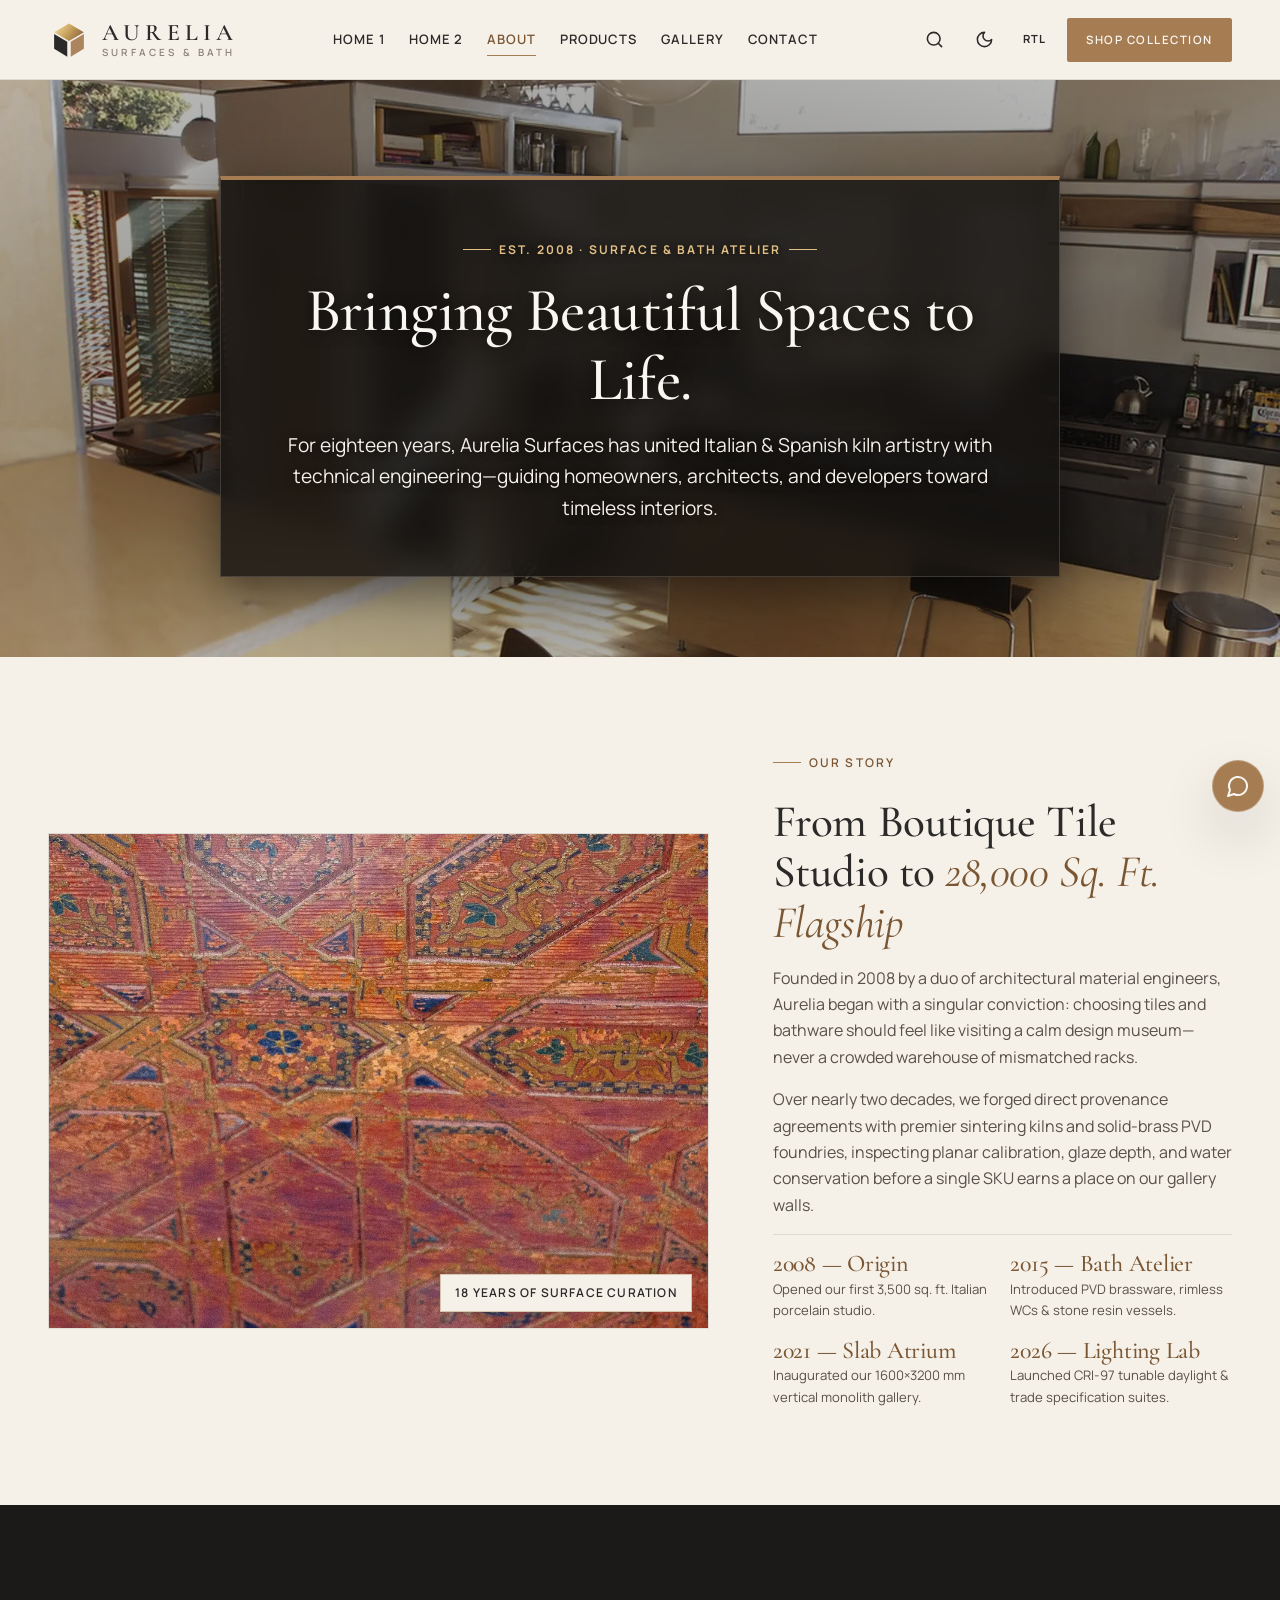
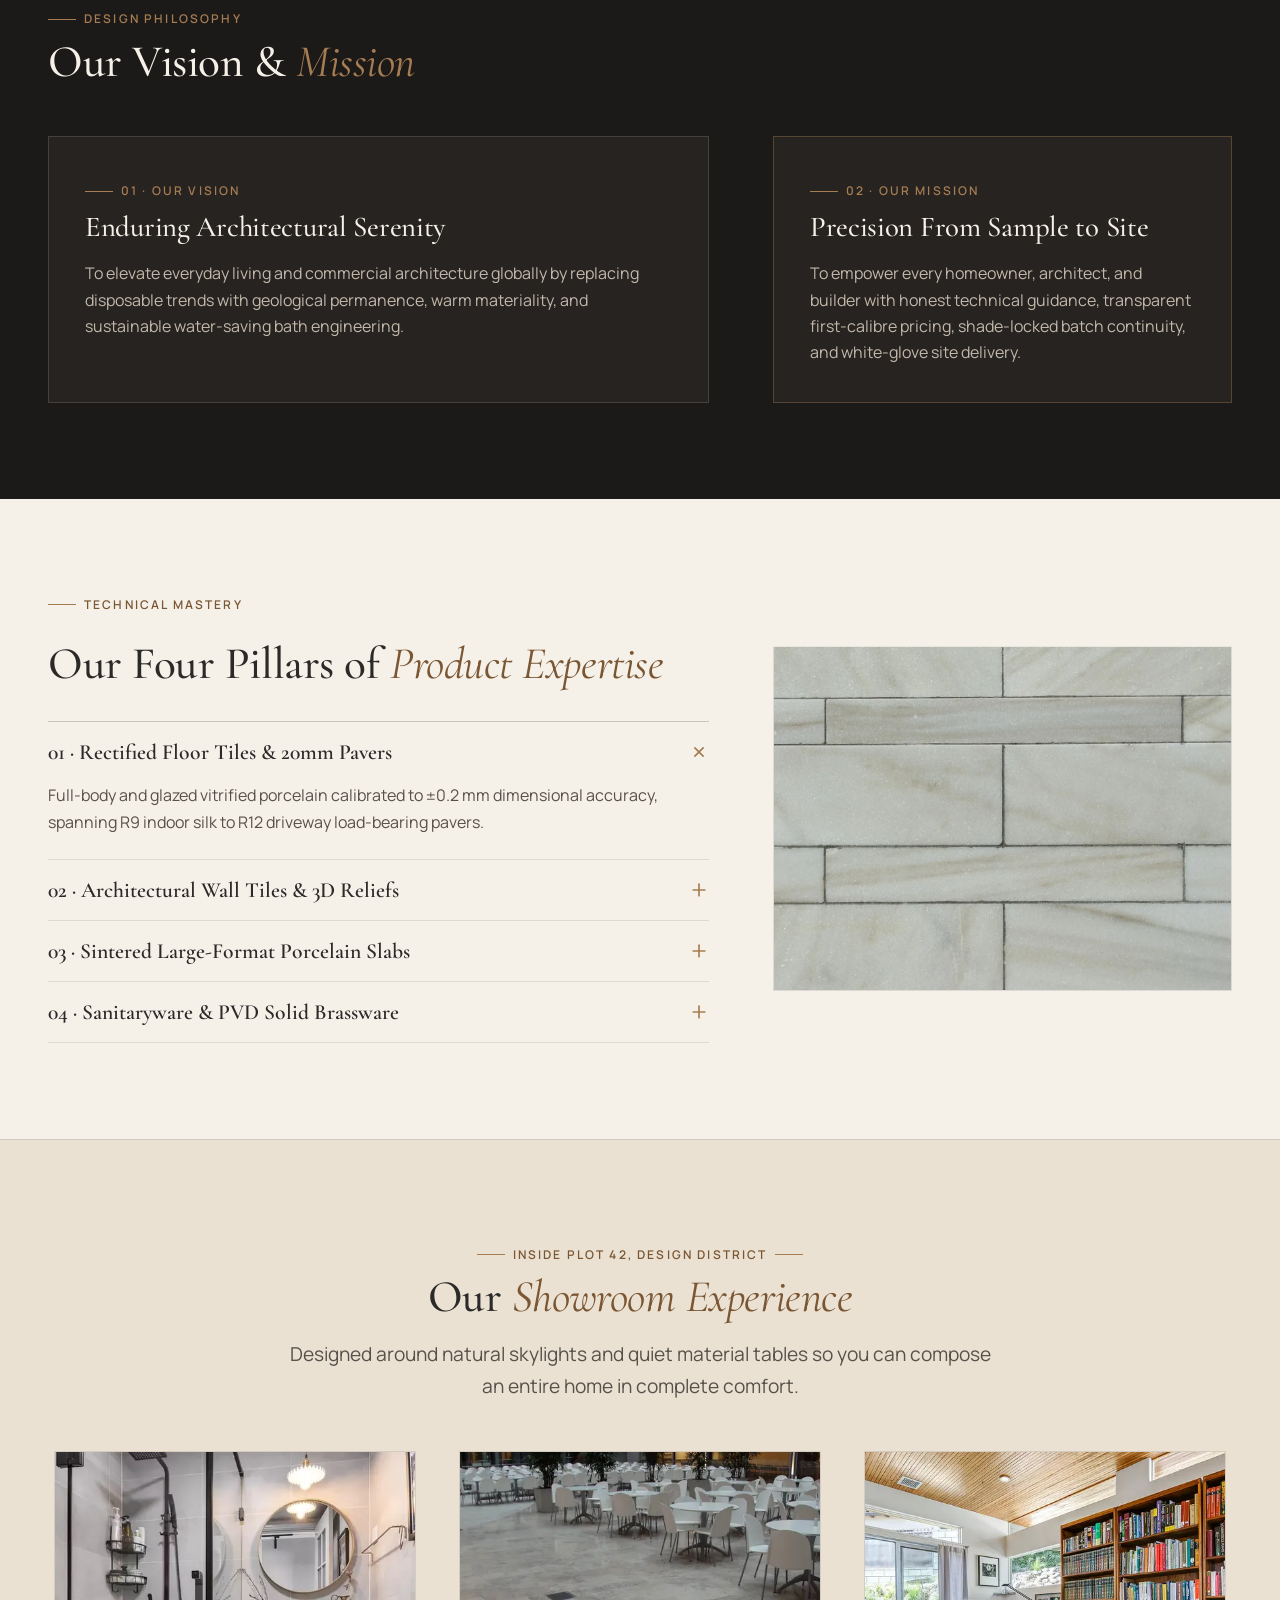
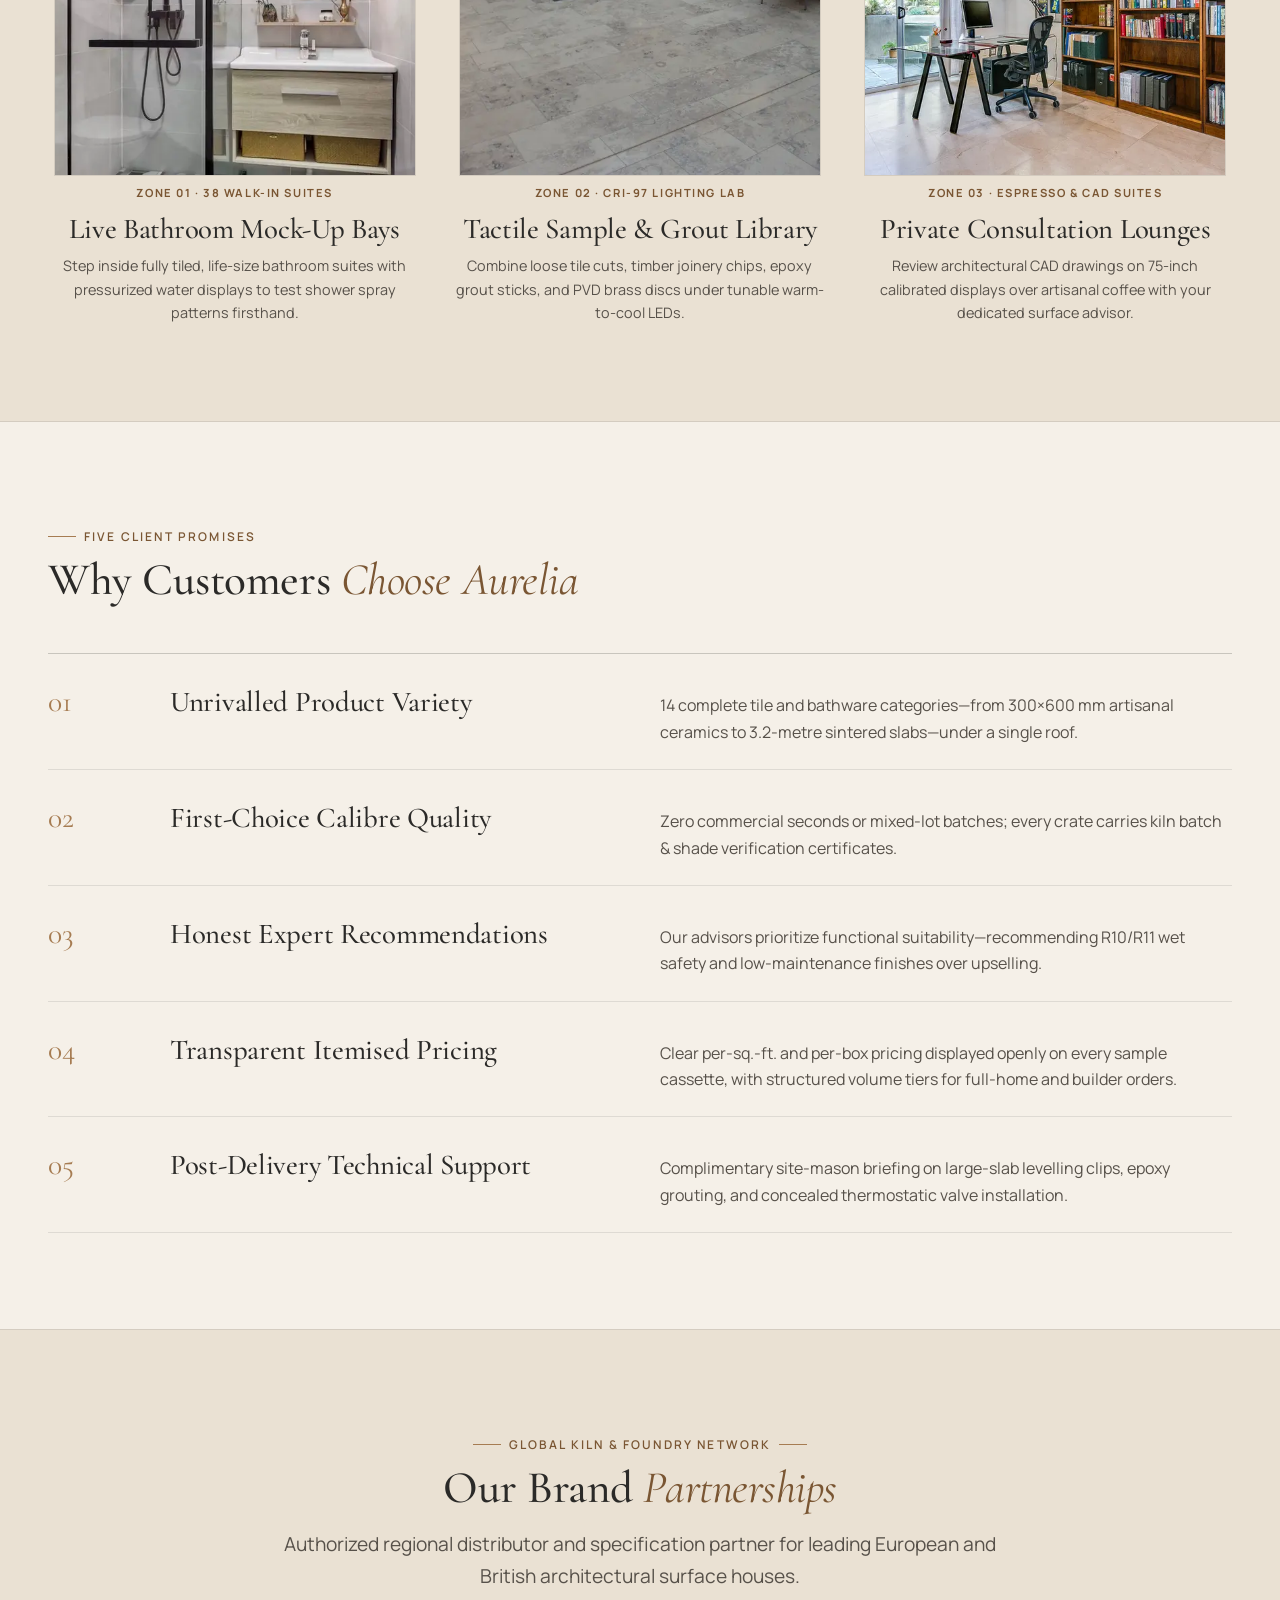
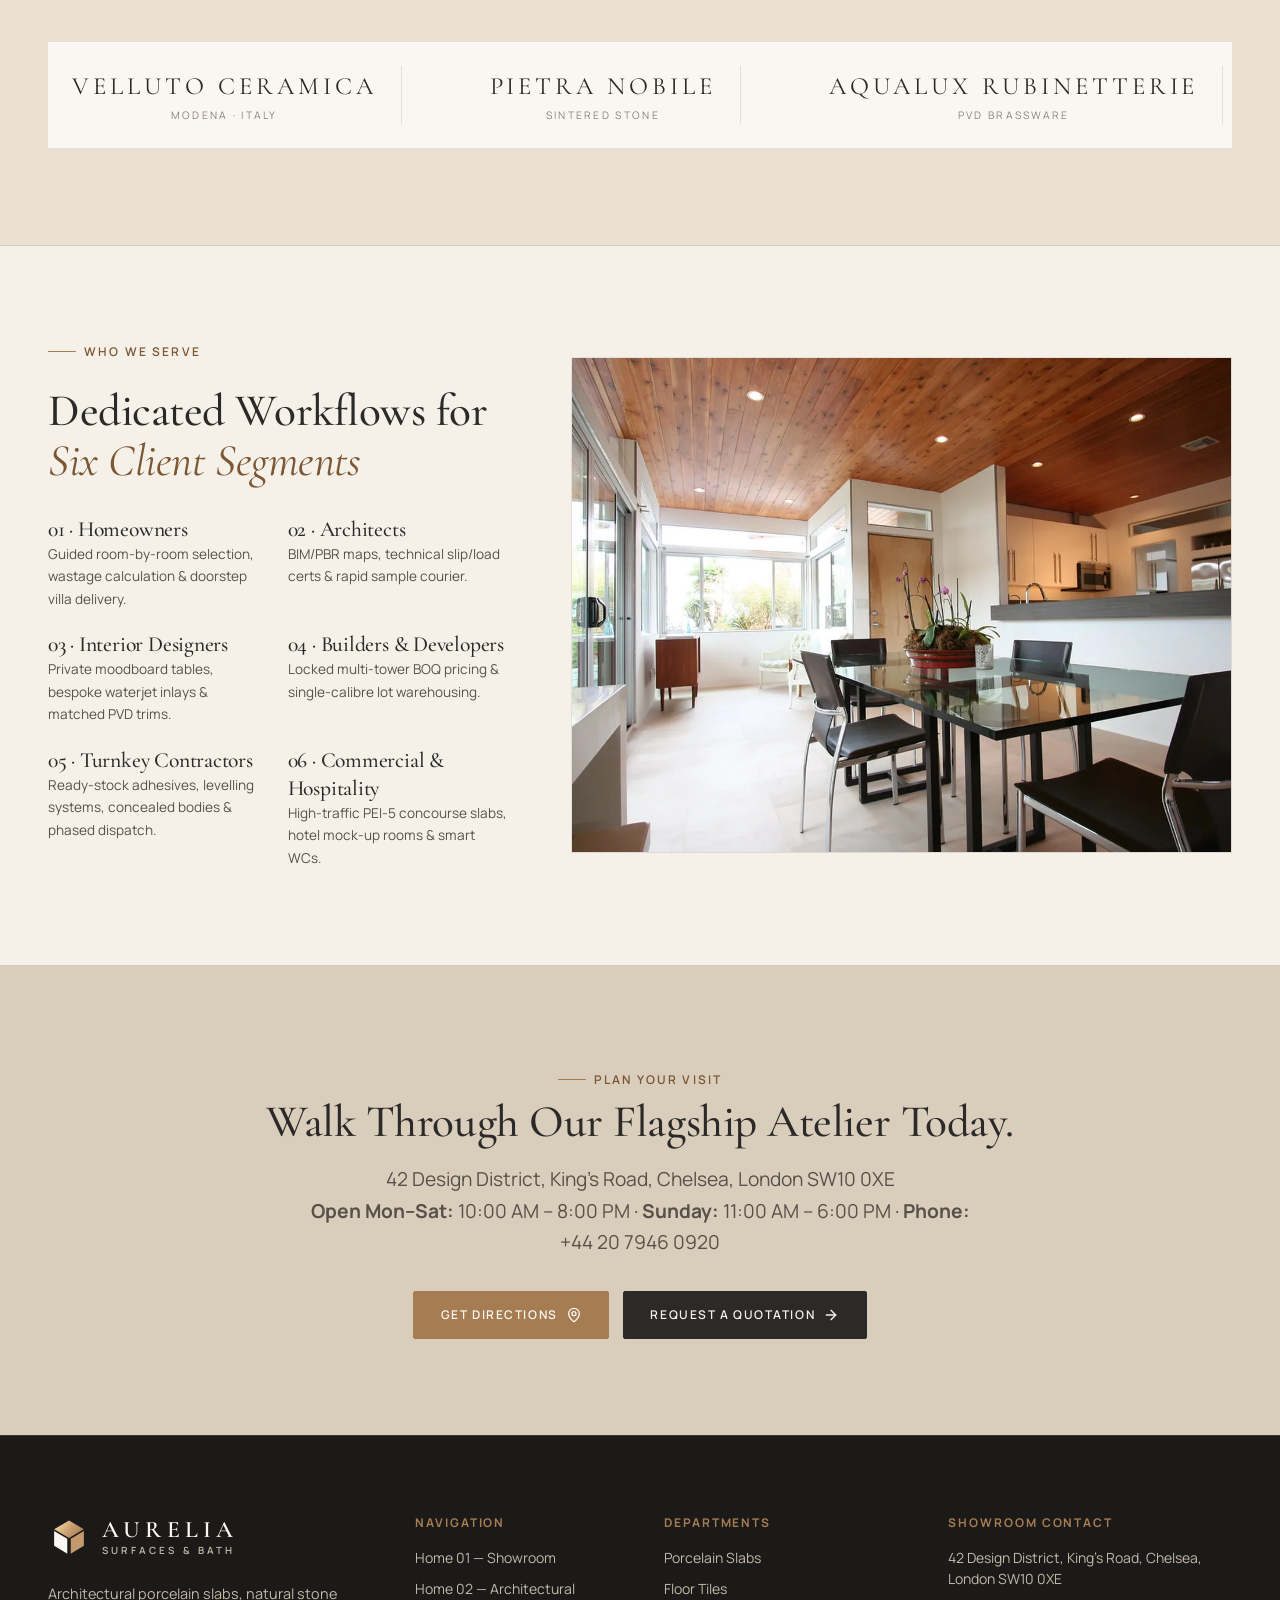
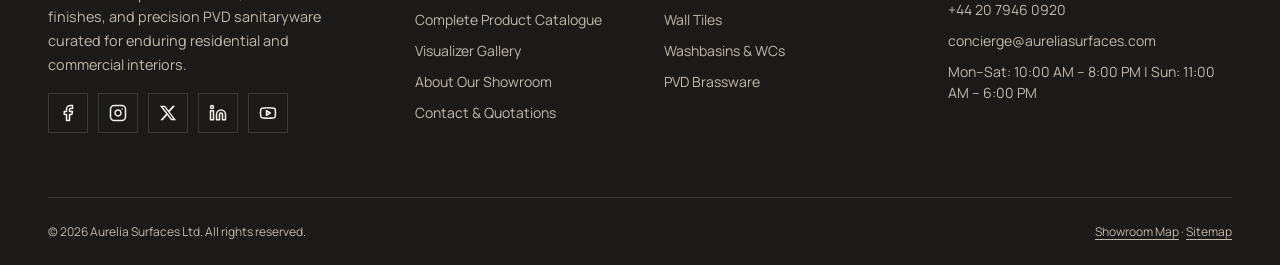
<file: about.html>
<!DOCTYPE html>
<html lang="en" data-theme="light" dir="ltr">
<head>
  <meta charset="UTF-8" />
  <meta name="viewport" content="width=device-width, initial-scale=1.0" />
  <title>About Our Showroom &amp; Surface Atelier | Aurelia Surfaces</title>
  <meta name="description" content="Discover Aurelia Surfaces' 18-year journey curating architectural porcelain slabs, Italian stone tiles, and PVD sanitaryware in our 28,000 sq.ft. showroom." />
  <meta name="robots" content="index, follow" />
  <link rel="canonical" href="https://aureliasurfaces.example.com/about.html" />

  <meta property="og:type" content="website" />
  <meta property="og:title" content="About Our Showroom &amp; Surface Atelier | Aurelia Surfaces" />
  <meta property="og:description" content="Bringing beautiful spaces to life for homeowners, architects, designers, and builders since 2008." />
  <meta property="og:image" content="assets/images/about-hero-showroom.webp" />
  <meta property="og:url" content="https://aureliasurfaces.example.com/about.html" />

  <link rel="preload" as="image" href="assets/images/about-hero-showroom.webp" />
  <link rel="preload" as="font" type="font/woff2" href="assets/fonts/cormorant-garamond-600.woff2" crossorigin />
  <link rel="preload" as="font" type="font/woff2" href="assets/fonts/manrope-400.woff2" crossorigin />

  <!-- Favicon -->
  <link rel="icon" type="image/svg+xml" href="assets/images/favicon.svg" />

  <!-- Core & Theme Stylesheets -->
  <link rel="stylesheet" href="assets/css/style.css" />
  <link rel="stylesheet" href="assets/css/dark-mode.css" />
  <link rel="stylesheet" href="assets/css/rtl.css" />

  <!-- View-Specific Stylesheets (Separated Codes for Mobile, Tab, and 1024 Views) -->
  <link rel="stylesheet" href="assets/css/mobile.css" media="(max-width: 767.98px)" />
  <link rel="stylesheet" href="assets/css/tablet.css" media="(min-width: 768px) and (max-width: 1023.98px)" />
  <link rel="stylesheet" href="assets/css/desktop-1024.css" media="(min-width: 1024px)" />

  <script type="application/ld+json">
  {
    "@context": "https://schema.org",
    "@type": "AboutPage",
    "name": "About Aurelia Surfaces Showroom",
    "description": "Our brand heritage, 28,000 sq.ft. tile and sanitaryware showroom experience, and architectural design philosophy."
  }
  </script>
</head>
<body>
  <a href="#main-content" class="skip-link">Skip to main content</a>
  <div class="scroll-progress" aria-hidden="true"></div>

  <!-- Global Header -->
  <header class="site-header">
    <div class="container site-header__inner">
      <a href="index.html" class="brand-logo" aria-label="Aurelia Surfaces Home">
        <span class="brand-logo__mark" aria-hidden="true">
          <svg class="brand-logo__svg" width="42" height="42" viewBox="0 0 48 48" fill="none" xmlns="http://www.w3.org/2000/svg">
            <defs>
              <linearGradient id="goldIsoH" x1="12" y1="5" x2="36" y2="24" gradientUnits="userSpaceOnUse">
                <stop offset="0%" stop-color="#F0D498"/>
                <stop offset="50%" stop-color="#C5A059"/>
                <stop offset="100%" stop-color="#8C6642"/>
              </linearGradient>
            </defs>
            <polygon points="24,5 41,15 24,25 7,15" fill="url(#goldIsoH)" />
            <polygon points="7,17 22,26 22,43 7,34" fill="currentColor" />
            <polygon points="26,26 41,17 41,34 26,43" fill="#A67C52" opacity="0.92" />
          </svg>
        </span>
        <span class="brand-logo__text">
          <span class="brand-logo__name">Aurelia</span>
          <span class="brand-logo__sub">Surfaces &amp; Bath</span>
        </span>
      </a>

      <nav class="main-nav" aria-label="Primary Navigation">
        <a href="index.html" class="nav-link">Home 1</a>
        <a href="home-2.html" class="nav-link">Home 2</a>
        <a href="about.html" class="nav-link is-active" aria-current="page">About</a>
        <a href="products.html" class="nav-link">Products</a>
        <a href="visualizer-gallery.html" class="nav-link">Gallery</a>
        <a href="contact.html" class="nav-link">Contact</a>
      </nav>

      <div class="header-actions">
        <div class="header-actions__tools">
          <button type="button" class="icon-btn js-open-search" aria-label="Search products"><i data-lucide="search" aria-hidden="true"></i></button>
          <button type="button" class="icon-btn js-theme-toggle" aria-label="Toggle colour theme"><i data-lucide="moon" aria-hidden="true"></i></button>
          <button type="button" class="icon-btn js-rtl-toggle" aria-label="Switch layout direction">RTL</button>
        </div>
        <div class="header-ctas">
          <a href="products.html" class="btn btn--primary btn--sm">Shop Collection</a>
        </div>
        <button type="button" class="hamburger-btn" aria-label="Toggle mobile menu" aria-expanded="false" aria-controls="mobile-nav-overlay">
          <span></span><span></span>
        </button>
      </div>
    </div>
  </header>

  <div class="mobile-nav-overlay" id="mobile-nav-overlay" aria-hidden="true">
    <nav aria-label="Mobile Navigation">
      <div class="mobile-nav__actions">
        <button type="button" class="icon-btn js-open-search" aria-label="Search products"><i data-lucide="search" aria-hidden="true"></i></button>
        <button type="button" class="icon-btn js-theme-toggle" aria-label="Toggle colour theme"><i data-lucide="moon" aria-hidden="true"></i></button>
        <button type="button" class="icon-btn js-rtl-toggle" aria-label="Switch layout direction">RTL</button>
      </div>
      <ul class="mobile-nav__list">
        <li><a href="index.html">Home 1</a></li>
        <li><a href="home-2.html">Home 2</a></li>
        <li><a href="about.html" class="is-active">About</a></li>
        <li><a href="products.html">Products</a></li>
        <li><a href="visualizer-gallery.html">Gallery</a></li>
        <li><a href="contact.html">Contact</a></li>
      </ul>
      <div class="mobile-nav__ctas">
        <a href="products.html" class="btn btn--primary">Shop Collection</a>
      </div>
    </nav>
  </div>

  <main id="main-content">
    <!-- ===================================================================
         SECTION 1: HERO – ABOUT OUR SHOWROOM
         =================================================================== -->
    <section class="page-hero" aria-labelledby="about-hero-heading">
      <div class="page-hero__bg">
        <img src="assets/images/about-hero-showroom.webp" srcset="assets/images/about-hero-showroom-sm.webp 600w, assets/images/about-hero-showroom.webp 1600w" sizes="100vw" width="1600" height="950" fetchpriority="high" alt="Aurelia Surfaces flagship architectural gallery atrium with stone slab displays" />
      </div>
      <div class="container">
        <div class="page-hero__content">
          <span class="eyebrow" style="color: #E2BF84;">Est. 2008 · Surface &amp; Bath Atelier</span>
          <h1 id="about-hero-heading">Bringing Beautiful Spaces to Life.</h1>
          <p>For eighteen years, Aurelia Surfaces has united Italian &amp; Spanish kiln artistry with technical engineering—guiding homeowners, architects, and developers toward timeless interiors.</p>
        </div>
      </div>
    </section>

    <!-- ===================================================================
         SECTION 2: OUR STORY (NARRATIVE + MILESTONE TIMELINE)
         =================================================================== -->
    <section class="section" aria-labelledby="story-heading">
      <div class="container">
        <div class="editorial-split reveal">
          <div class="editorial-split__media reveal-clip">
            <img src="assets/images/about-story-craftsmanship.webp" srcset="assets/images/about-story-craftsmanship-sm.webp 600w, assets/images/about-story-craftsmanship.webp 1100w" sizes="(max-width: 959px) 94vw, 52vw" width="1100" height="900" loading="lazy" alt="Artisan stone quarry heritage and precision ceramic slab craftsmanship" />
            <span class="editorial-split__tag">18 Years of Surface Curation</span>
          </div>
          <div class="editorial-split__content">
            <span class="eyebrow">Our Story</span>
            <h2 id="story-heading">From Boutique Tile Studio to <em class="editorial-italic">28,000 Sq. Ft. Flagship</em></h2>
            <p>
              Founded in 2008 by a duo of architectural material engineers, Aurelia began with a singular conviction: choosing tiles and bathware should feel like visiting a calm design museum—never a crowded warehouse of mismatched racks.
            </p>
            <p>
              Over nearly two decades, we forged direct provenance agreements with premier sintering kilns and solid-brass PVD foundries, inspecting planar calibration, glaze depth, and water conservation before a single SKU earns a place on our gallery walls.
            </p>
            <div class="about-milestones-grid" style="width: 100%; display: grid; grid-template-columns: repeat(2, 1fr); gap: 1rem; padding-top: 1rem; border-top: 1px solid var(--border-subtle);">
              <div>
                <strong class="serif-heading" style="font-size: 1.5rem; color: var(--accent-text);">2008 — Origin</strong>
                <p style="font-size: 0.82rem;">Opened our first 3,500 sq. ft. Italian porcelain studio.</p>
              </div>
              <div>
                <strong class="serif-heading" style="font-size: 1.5rem; color: var(--accent-text);">2015 — Bath Atelier</strong>
                <p style="font-size: 0.82rem;">Introduced PVD brassware, rimless WCs &amp; stone resin vessels.</p>
              </div>
              <div>
                <strong class="serif-heading" style="font-size: 1.5rem; color: var(--accent-text);">2021 — Slab Atrium</strong>
                <p style="font-size: 0.82rem;">Inaugurated our 1600×3200 mm vertical monolith gallery.</p>
              </div>
              <div>
                <strong class="serif-heading" style="font-size: 1.5rem; color: var(--accent-text);">2026 — Lighting Lab</strong>
                <p style="font-size: 0.82rem;">Launched CRI-97 tunable daylight &amp; trade specification suites.</p>
              </div>
            </div>
          </div>
        </div>
      </div>
    </section>

    <!-- ===================================================================
         SECTION 3: OUR VISION & MISSION (DARK ARCHITECTURAL MANIFESTO)
         =================================================================== -->
    <section class="section section--dark" aria-labelledby="vision-mission-heading">
      <div class="container">
        <div class="section-header reveal">
          <span class="eyebrow">Design Philosophy</span>
          <h2 id="vision-mission-heading">Our Vision &amp; <em class="editorial-italic">Mission</em></h2>
        </div>

        <div class="editorial-split" style="gap: 3rem; align-items: stretch;">
          <div style="padding: 2.25rem; border: 1px solid var(--border-on-dark); background: var(--bg-dark-elevated);">
            <span class="eyebrow">01 · Our Vision</span>
            <h3 style="margin-bottom: 1rem;">Enduring Architectural Serenity</h3>
            <p>To elevate everyday living and commercial architecture globally by replacing disposable trends with geological permanence, warm materiality, and sustainable water-saving bath engineering.</p>
          </div>

          <div style="padding: 2.25rem; border: 1px solid var(--border-bronze); background: var(--bg-dark-elevated);">
            <span class="eyebrow">02 · Our Mission</span>
            <h3 style="margin-bottom: 1rem;">Precision From Sample to Site</h3>
            <p>To empower every homeowner, architect, and builder with honest technical guidance, transparent first-calibre pricing, shade-locked batch continuity, and white-glove site delivery.</p>
          </div>
        </div>
      </div>
    </section>

    <!-- ===================================================================
         SECTION 4: OUR PRODUCT EXPERTISE (INTERACTIVE ACCORDION + VISUAL)
         =================================================================== -->
    <section class="section" aria-labelledby="expertise-heading">
      <div class="container">
        <div class="editorial-split reveal">
          <div class="editorial-split__content" style="width: 100%;">
            <span class="eyebrow">Technical Mastery</span>
            <h2 id="expertise-heading">Our Four Pillars of <em class="editorial-italic">Product Expertise</em></h2>

            <div class="lux-accordion" data-single-open="true" style="width: 100%; margin-top: 1rem;">
              <div class="accordion-item">
                <h3>
                  <button type="button" class="accordion-trigger" aria-expanded="true" aria-controls="exp-panel-1" id="exp-btn-1">
                    <span>01 · Rectified Floor Tiles &amp; 20mm Pavers</span>
                    <i data-lucide="plus" aria-hidden="true"></i>
                  </button>
                </h3>
                <div id="exp-panel-1" class="accordion-panel" role="region" aria-labelledby="exp-btn-1">
                  Full-body and glazed vitrified porcelain calibrated to ±0.2 mm dimensional accuracy, spanning R9 indoor silk to R12 driveway load-bearing pavers.
                </div>
              </div>

              <div class="accordion-item">
                <h3>
                  <button type="button" class="accordion-trigger" aria-expanded="false" aria-controls="exp-panel-2" id="exp-btn-2">
                    <span>02 · Architectural Wall Tiles &amp; 3D Reliefs</span>
                    <i data-lucide="plus" aria-hidden="true"></i>
                  </button>
                </h3>
                <div id="exp-panel-2" class="accordion-panel" role="region" aria-labelledby="exp-btn-2" hidden>
                  Lightweight double-fired and porcelain wall claddings including fluted travertine ribs, artisanal Zellige glazes, and stain-proof culinary chevrons.
                </div>
              </div>

              <div class="accordion-item">
                <h3>
                  <button type="button" class="accordion-trigger" aria-expanded="false" aria-controls="exp-panel-3" id="exp-btn-3">
                    <span>03 · Sintered Large-Format Porcelain Slabs</span>
                    <i data-lucide="plus" aria-hidden="true"></i>
                  </button>
                </h3>
                <div id="exp-panel-3" class="accordion-panel" role="region" aria-labelledby="exp-btn-3" hidden>
                  6 mm, 9 mm, and 12 mm monoliths up to 1600×3200 mm in bookmatched A+B sets for seamless walls, dining tables, and mitred kitchen islands.
                </div>
              </div>

              <div class="accordion-item">
                <h3>
                  <button type="button" class="accordion-trigger" aria-expanded="false" aria-controls="exp-panel-4" id="exp-btn-4">
                    <span>04 · Sanitaryware &amp; PVD Solid Brassware</span>
                    <i data-lucide="plus" aria-hidden="true"></i>
                  </button>
                </h3>
                <div id="exp-panel-4" class="accordion-panel" role="region" aria-labelledby="exp-btn-4" hidden>
                  Knife-rim fireclay washbasins, rimless vortex WCs, intelligent bidet suites, and vacuum-coated PVD brushed bronze faucets and thermostatic rain showers.
                </div>
              </div>
            </div>
          </div>

          <div class="editorial-split__media reveal-clip">
            <img src="assets/images/about-expertise-slabs.webp" srcset="assets/images/about-expertise-slabs-sm.webp 600w, assets/images/about-expertise-slabs.webp 1200w" sizes="(max-width: 959px) 94vw, 48vw" width="1200" height="850" loading="lazy" alt="Vertical porcelain slab library inside Aurelia showroom" />
          </div>
        </div>
      </div>
    </section>

    <!-- ===================================================================
         SECTION 5: OUR SHOWROOM EXPERIENCE (3-IMAGE GALLERY SPREAD)
         =================================================================== -->
    <section class="section section--stone" aria-labelledby="showroom-exp-heading">
      <div class="container">
        <div class="section-header section-header--center reveal">
          <span class="eyebrow">Inside Plot 42, Design District</span>
          <h2 id="showroom-exp-heading">Our <em class="editorial-italic">Showroom Experience</em></h2>
          <p class="section-lead">Designed around natural skylights and quiet material tables so you can compose an entire home in complete comfort.</p>
        </div>

        <div class="bath-lookbook showroom-exp-grid">
          <article class="bath-lookbook__item reveal">
            <div class="bath-lookbook__media">
              <img src="assets/images/about-exp-mockup-bays.webp" srcset="assets/images/about-exp-mockup-bays-sm.webp 600w, assets/images/about-exp-mockup-bays.webp 1000w" sizes="(max-width: 767px) 94vw, (max-width: 1023px) 31vw, 360px" width="1000" height="800" loading="lazy" alt="Walk-in bathroom mock-up bay displaying tiles, vanity basin, and brass tapware" />
            </div>
            <span class="lux-card__code">Zone 01 · 38 Walk-In Suites</span>
            <h3>Live Bathroom Mock-Up Bays</h3>
            <p style="font-size: 0.9rem;">Step inside fully tiled, life-size bathroom suites with pressurized water displays to test shower spray patterns firsthand.</p>
          </article>

          <article class="bath-lookbook__item reveal">
            <div class="bath-lookbook__media">
              <img src="assets/images/about-exp-sample-library.webp" srcset="assets/images/about-exp-sample-library-sm.webp 600w, assets/images/about-exp-sample-library.webp 1000w" sizes="(max-width: 767px) 94vw, (max-width: 1023px) 31vw, 360px" width="1000" height="800" loading="lazy" alt="Architectural sample library drawers with stone, wood, grout, and metal swatches" />
            </div>
            <span class="lux-card__code">Zone 02 · CRI-97 Lighting Lab</span>
            <h3>Tactile Sample &amp; Grout Library</h3>
            <p style="font-size: 0.9rem;">Combine loose tile cuts, timber joinery chips, epoxy grout sticks, and PVD brass discs under tunable warm-to-cool LEDs.</p>
          </article>

          <article class="bath-lookbook__item reveal">
            <div class="bath-lookbook__media">
              <img src="assets/images/about-exp-consult-lounge.webp" srcset="assets/images/about-exp-consult-lounge-sm.webp 600w, assets/images/about-exp-consult-lounge.webp 1000w" sizes="(max-width: 767px) 94vw, (max-width: 1023px) 31vw, 360px" width="1000" height="800" loading="lazy" alt="Private consultation lounge with espresso bar and architectural blueprint screen" />
            </div>
            <span class="lux-card__code">Zone 03 · Espresso &amp; CAD Suites</span>
            <h3>Private Consultation Lounges</h3>
            <p style="font-size: 0.9rem;">Review architectural CAD drawings on 75-inch calibrated displays over artisanal coffee with your dedicated surface advisor.</p>
          </article>
        </div>
      </div>
    </section>

    <!-- ===================================================================
         SECTION 6: WHY CUSTOMERS CHOOSE US (NUMBERED LEDGER)
         =================================================================== -->
    <section class="section" aria-labelledby="about-why-heading">
      <div class="container">
        <div class="section-header reveal">
          <span class="eyebrow">Five Client Promises</span>
          <h2 id="about-why-heading">Why Customers <em class="editorial-italic">Choose Aurelia</em></h2>
        </div>

        <ol class="numbered-ledger">
          <li class="ledger-row reveal">
            <span class="ledger-row__index">01</span>
            <h3>Unrivalled Product Variety</h3>
            <p class="ledger-row__desc">14 complete tile and bathware categories—from 300×600 mm artisanal ceramics to 3.2-metre sintered slabs—under a single roof.</p>
          </li>
          <li class="ledger-row reveal">
            <span class="ledger-row__index">02</span>
            <h3>First-Choice Calibre Quality</h3>
            <p class="ledger-row__desc">Zero commercial seconds or mixed-lot batches; every crate carries kiln batch &amp; shade verification certificates.</p>
          </li>
          <li class="ledger-row reveal">
            <span class="ledger-row__index">03</span>
            <h3>Honest Expert Recommendations</h3>
            <p class="ledger-row__desc">Our advisors prioritize functional suitability—recommending R10/R11 wet safety and low-maintenance finishes over upselling.</p>
          </li>
          <li class="ledger-row reveal">
            <span class="ledger-row__index">04</span>
            <h3>Transparent Itemised Pricing</h3>
            <p class="ledger-row__desc">Clear per-sq.-ft. and per-box pricing displayed openly on every sample cassette, with structured volume tiers for full-home and builder orders.</p>
          </li>
          <li class="ledger-row reveal">
            <span class="ledger-row__index">05</span>
            <h3>Post-Delivery Technical Support</h3>
            <p class="ledger-row__desc">Complimentary site-mason briefing on large-slab levelling clips, epoxy grouting, and concealed thermostatic valve installation.</p>
          </li>
        </ol>
      </div>
    </section>

    <!-- ===================================================================
         SECTION 7: OUR BRAND PARTNERSHIPS
         =================================================================== -->
    <section class="section section--stone" aria-labelledby="brand-partners-about">
      <div class="container">
        <div class="section-header section-header--center reveal">
          <span class="eyebrow">Global Kiln &amp; Foundry Network</span>
          <h2 id="brand-partners-about">Our Brand <em class="editorial-italic">Partnerships</em></h2>
          <p class="section-lead">Authorized regional distributor and specification partner for leading European and British architectural surface houses.</p>
        </div>

        <div class="marquee" aria-label="Authorized Partner Brands">
          <div class="marquee__track">
            <div class="partner-wordmark"><span class="partner-wordmark__name">Velluto Ceramica</span><span class="partner-wordmark__origin">Modena · Italy</span></div>
            <div class="partner-wordmark"><span class="partner-wordmark__name">Pietra Nobile</span><span class="partner-wordmark__origin">Sintered Stone</span></div>
            <div class="partner-wordmark"><span class="partner-wordmark__name">Aqualux Rubinetterie</span><span class="partner-wordmark__origin">PVD Brassware</span></div>
            <div class="partner-wordmark"><span class="partner-wordmark__name">Keraforma Gres</span><span class="partner-wordmark__origin">Castellón · Spain</span></div>
            <div class="partner-wordmark"><span class="partner-wordmark__name">Solis Bagno</span><span class="partner-wordmark__origin">Sanitaryware</span></div>
            <div class="partner-wordmark"><span class="partner-wordmark__name">Cotto D'Arte</span><span class="partner-wordmark__origin">Artisanal Glazes</span></div>
            <div class="partner-wordmark" aria-hidden="true"><span class="partner-wordmark__name">Velluto Ceramica</span><span class="partner-wordmark__origin">Modena · Italy</span></div>
            <div class="partner-wordmark" aria-hidden="true"><span class="partner-wordmark__name">Pietra Nobile</span><span class="partner-wordmark__origin">Sintered Stone</span></div>
            <div class="partner-wordmark" aria-hidden="true"><span class="partner-wordmark__name">Aqualux Rubinetterie</span><span class="partner-wordmark__origin">PVD Brassware</span></div>
            <div class="partner-wordmark" aria-hidden="true"><span class="partner-wordmark__name">Keraforma Gres</span><span class="partner-wordmark__origin">Castellón · Spain</span></div>
          </div>
        </div>
      </div>
    </section>

    <!-- ===================================================================
         SECTION 8: OUR CUSTOMER SEGMENTS
         =================================================================== -->
    <section class="section" aria-labelledby="segments-heading">
      <div class="container">
        <div class="editorial-split editorial-split--reverse reveal">
          <div class="editorial-split__media reveal-clip">
            <img src="assets/images/about-segments-architects.webp" srcset="assets/images/about-segments-architects-sm.webp 600w, assets/images/about-segments-architects.webp 1200w" sizes="(max-width: 959px) 94vw, 48vw" width="1200" height="850" loading="lazy" alt="Architects, builders, and homeowners reviewing material drawings at studio table" />
          </div>
          <div class="editorial-split__content">
            <span class="eyebrow">Who We Serve</span>
            <h2 id="segments-heading">Dedicated Workflows for <em class="editorial-italic">Six Client Segments</em></h2>
            <div class="about-segments-grid" style="display: grid; grid-template-columns: repeat(2, 1fr); gap: 1.25rem; margin-top: 0.75rem;">
              <div>
                <h4>01 · Homeowners</h4>
                <p style="font-size: 0.85rem;">Guided room-by-room selection, wastage calculation &amp; doorstep villa delivery.</p>
              </div>
              <div>
                <h4>02 · Architects</h4>
                <p style="font-size: 0.85rem;">BIM/PBR maps, technical slip/load certs &amp; rapid sample courier.</p>
              </div>
              <div>
                <h4>03 · Interior Designers</h4>
                <p style="font-size: 0.85rem;">Private moodboard tables, bespoke waterjet inlays &amp; matched PVD trims.</p>
              </div>
              <div>
                <h4>04 · Builders &amp; Developers</h4>
                <p style="font-size: 0.85rem;">Locked multi-tower BOQ pricing &amp; single-calibre lot warehousing.</p>
              </div>
              <div>
                <h4>05 · Turnkey Contractors</h4>
                <p style="font-size: 0.85rem;">Ready-stock adhesives, levelling systems, concealed bodies &amp; phased dispatch.</p>
              </div>
              <div>
                <h4>06 · Commercial &amp; Hospitality</h4>
                <p style="font-size: 0.85rem;">High-traffic PEI-5 concourse slabs, hotel mock-up rooms &amp; smart WCs.</p>
              </div>
            </div>
          </div>
        </div>
      </div>
    </section>

    <!-- ===================================================================
         SECTION 9: VISIT OUR SHOWROOM CTA
         =================================================================== -->
    <section class="section section--beige" aria-labelledby="about-visit-heading">
      <div class="container container--narrow" style="text-align: center;">
        <span class="eyebrow" style="justify-content: center;">Plan Your Visit</span>
        <h2 id="about-visit-heading">Walk Through Our Flagship Atelier Today.</h2>
        <p class="section-lead" style="margin-inline: auto; max-width: 56ch;">
          42 Design District, King's Road, Chelsea, London SW10 0XE<br />
          <strong>Open Mon–Sat:</strong> 10:00 AM – 8:00 PM · <strong>Sunday:</strong> 11:00 AM – 6:00 PM · <strong>Phone:</strong> +44 20 7946 0920
        </p>
        <div class="btn-group-mobile" style="display: flex; flex-wrap: wrap; justify-content: center; gap: 14px; margin-top: 2rem;">
          <a href="contact.html#map-section" class="btn btn--primary">Get Directions <i data-lucide="map-pin" aria-hidden="true"></i></a>
          <a href="contact.html#quote-form" class="btn btn--dark">Request a Quotation <i data-lucide="arrow-right" aria-hidden="true"></i></a>
        </div>
      </div>
    </section>
  </main>

  <!-- =====================================================================
       SECTION 10: GLOBAL FOOTER
       ===================================================================== -->
  <footer class="site-footer">
    <div class="container">
      <div class="site-footer__grid">
        <div>
          <a href="index.html" class="brand-logo" aria-label="Aurelia Surfaces Home">
            <span class="brand-logo__mark" aria-hidden="true">
              <svg class="brand-logo__svg" width="42" height="42" viewBox="0 0 48 48" fill="none" xmlns="http://www.w3.org/2000/svg">
                <defs>
                  <linearGradient id="goldIsoF" x1="12" y1="5" x2="36" y2="24" gradientUnits="userSpaceOnUse">
                    <stop offset="0%" stop-color="#F3DC9B"/>
                    <stop offset="50%" stop-color="#CCA072"/>
                    <stop offset="100%" stop-color="#A67C52"/>
                  </linearGradient>
                </defs>
                <polygon points="24,5 41,15 24,25 7,15" fill="url(#goldIsoF)" />
                <polygon points="7,17 22,26 22,43 7,34" fill="currentColor" />
                <polygon points="26,26 41,17 41,34 26,43" fill="#CCA072" opacity="0.95" />
              </svg>
            </span>
            <span class="brand-logo__text">
              <span class="brand-logo__name">Aurelia</span>
              <span class="brand-logo__sub">Surfaces &amp; Bath</span>
            </span>
          </a>
          <p class="site-footer__desc">
            Architectural porcelain slabs, natural stone finishes, and precision PVD sanitaryware curated for enduring residential and commercial interiors.
          </p>
          <div class="footer-socials" aria-label="Social Media">
            <a href="https://facebook.com" target="_blank" rel="noopener noreferrer" aria-label="Facebook"><i data-lucide="facebook" aria-hidden="true"></i></a>
            <a href="https://instagram.com" target="_blank" rel="noopener noreferrer" aria-label="Instagram"><i data-lucide="instagram" aria-hidden="true"></i></a>
            <a href="https://x.com" target="_blank" rel="noopener noreferrer" aria-label="X (formerly Twitter)">
              <svg width="18" height="18" viewBox="0 0 24 24" fill="currentColor" aria-hidden="true">
                <path d="M18.244 2.25h3.308l-7.227 8.26 8.502 11.24H16.17l-5.214-6.817L4.99 21.75H1.68l7.73-8.835L1.254 2.25H8.08l4.713 6.231zm-1.161 17.52h1.833L7.084 4.126H5.117z"/>
              </svg>
            </a>
            <a href="https://linkedin.com" target="_blank" rel="noopener noreferrer" aria-label="LinkedIn"><i data-lucide="linkedin" aria-hidden="true"></i></a>
            <a href="https://youtube.com" target="_blank" rel="noopener noreferrer" aria-label="YouTube"><i data-lucide="youtube" aria-hidden="true"></i></a>
          </div>
        </div>

        <div>
          <h3 class="footer-heading">Navigation</h3>
          <ul class="footer-links">
            <li><a href="index.html">Home 01 — Showroom</a></li>
            <li><a href="home-2.html">Home 02 — Architectural</a></li>
            <li><a href="products.html">Complete Product Catalogue</a></li>
            <li><a href="visualizer-gallery.html">Visualizer Gallery</a></li>
            <li><a href="about.html">About Our Showroom</a></li>
            <li><a href="contact.html">Contact &amp; Quotations</a></li>
          </ul>
        </div>

        <div>
          <h3 class="footer-heading">Departments</h3>
          <ul class="footer-links">
            <li><a href="products.html?category=Porcelain%20Slabs">Porcelain Slabs</a></li>
            <li><a href="products.html?category=Floor%20Tiles">Floor Tiles</a></li>
            <li><a href="products.html?category=Wall%20Tiles">Wall Tiles</a></li>
            <li><a href="products.html?category=Washbasins">Washbasins &amp; WCs</a></li>
            <li><a href="products.html?category=Faucets%20%26%20Taps">PVD Brassware</a></li>
          </ul>
        </div>

        <div>
          <h3 class="footer-heading">Showroom Contact</h3>
          <ul class="footer-links">
            <li>42 Design District, King's Road, Chelsea, London SW10 0XE</li>
            <li><a href="tel:+442079460920">+44 20 7946 0920</a></li>
            <li><a href="mailto:concierge@aureliasurfaces.com">concierge@aureliasurfaces.com</a></li>
            <li>Mon–Sat: 10:00 AM – 8:00 PM | Sun: 11:00 AM – 6:00 PM</li>
          </ul>
        </div>
      </div>

      <div class="site-footer__bottom">
        <p>&copy; 2026 Aurelia Surfaces Ltd. All rights reserved.</p>
        <p><a href="contact.html#map-section">Showroom Map</a> · <a href="sitemap.xml">Sitemap</a></p>
      </div>
    </div>
  </footer>

  <!-- Global Search Modal -->
  <div class="search-modal" id="search-modal" role="dialog" aria-modal="true" aria-labelledby="search-modal-label" aria-hidden="true">
    <div class="search-modal__panel">
      <div class="search-modal__bar">
        <i data-lucide="search" aria-hidden="true"></i>
        <label for="global-search-input" id="search-modal-label" class="sr-only">Search tiles and sanitaryware</label>
        <input type="search" id="global-search-input" class="search-modal__input" placeholder="Search by name, category, finish or code..." autocomplete="off" />
        <button type="button" class="icon-btn js-close-search" aria-label="Close search"><i data-lucide="x" aria-hidden="true"></i></button>
      </div>
      <div class="search-modal__results" id="global-search-results" aria-live="polite"></div>
    </div>
  </div>

  <div class="floating-stack">
    <a href="https://wa.me/447700900840?text=Hello%20Aurelia%20Surfaces%2C%20I%20would%20like%20to%20plan%20a%20showroom%20visit." target="_blank" rel="noopener noreferrer" class="whatsapp-float" aria-label="Chat on WhatsApp">
      <i data-lucide="message-circle" aria-hidden="true"></i>
    </a>
    <button type="button" class="scroll-top-btn" aria-label="Scroll back to top">
      <svg class="scroll-top-btn__ring" viewBox="0 0 52 52" aria-hidden="true">
        <circle cx="26" cy="26" r="23" fill="none" stroke="rgba(166,124,82,0.2)" stroke-width="2"></circle>
        <circle class="scroll-top-btn__progress" cx="26" cy="26" r="23" fill="none" stroke="var(--accent)" stroke-width="2"></circle>
      </svg>
      <i data-lucide="arrow-up" aria-hidden="true"></i>
    </button>
  </div>

  <div class="mobile-visit-bar" role="region" aria-label="Quick showroom actions">
    <a href="contact.html#visit-showroom"><i data-lucide="map-pin" aria-hidden="true"></i> Book Showroom Visit</a>
    <a href="contact.html#quote-form"><i data-lucide="file-text" aria-hidden="true"></i> Request Quote</a>
  </div>

  <script src="assets/js/plugins/lucide.min.js" defer></script>
  <script src="assets/js/products.js" defer></script>
  <script src="assets/js/gallery.js" defer></script>
  <script src="assets/js/main.js" defer></script>
</body>
</html>
</file>
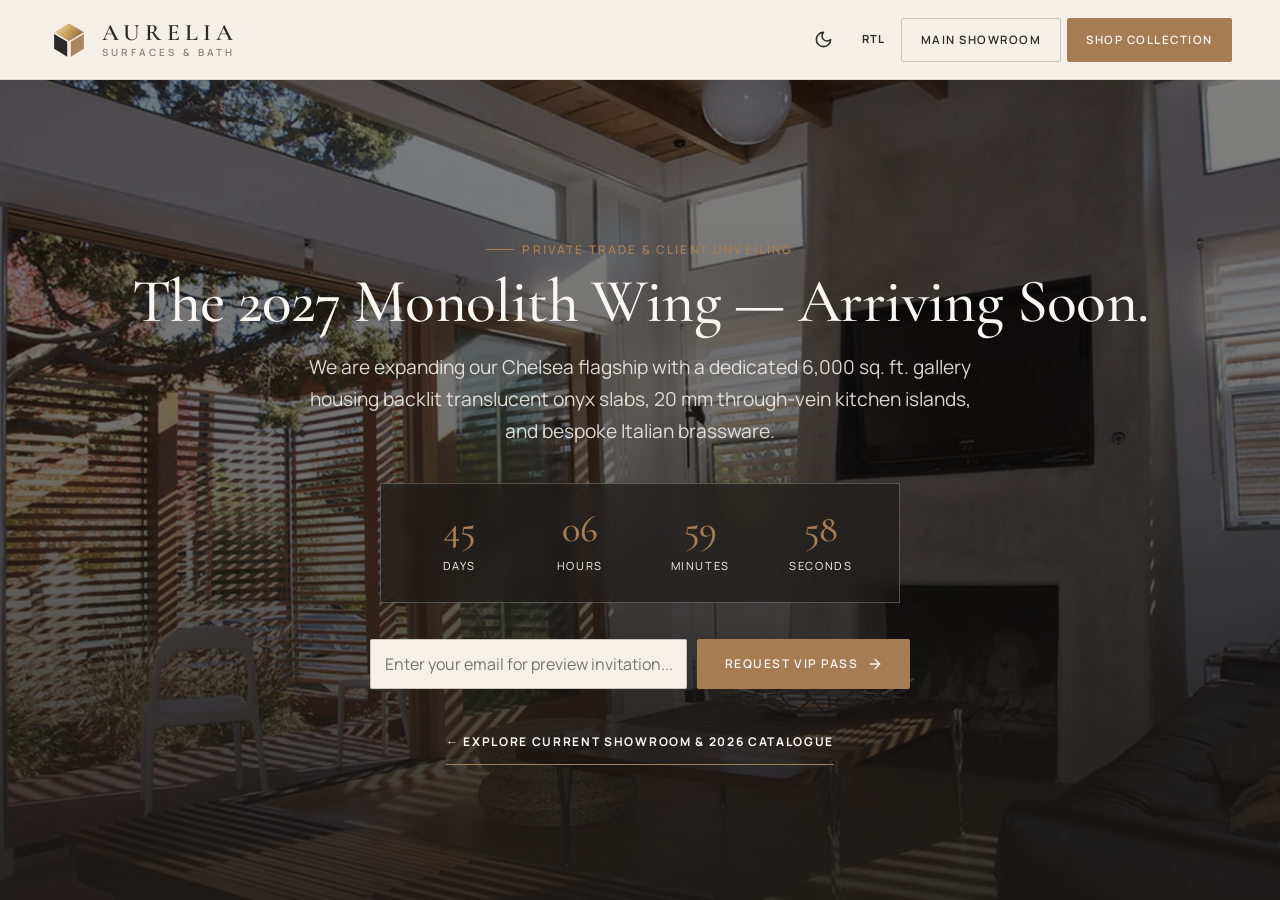
<file: coming-soon.html>
<!DOCTYPE html>
<html lang="en" data-theme="light" dir="ltr">
<head>
  <meta charset="UTF-8" />
  <meta name="viewport" content="width=device-width, initial-scale=1.0" />
  <title>2027 Monolith Slab Exhibition | Aurelia Surfaces</title>
  <meta name="description" content="Register for private preview access to Aurelia Surfaces' upcoming 2027 Milan Monolith 20mm Sintered Stone &amp; Sculpted Brassware Exhibition." />
  <meta name="robots" content="index, follow" />

  <!-- Favicon -->
  <link rel="icon" type="image/svg+xml" href="assets/images/favicon.svg" />

  <!-- Core & Theme Stylesheets -->
  <link rel="stylesheet" href="assets/css/style.css" />
  <link rel="stylesheet" href="assets/css/dark-mode.css" />
  <link rel="stylesheet" href="assets/css/rtl.css" />

  <!-- View-Specific Stylesheets (Separated Codes for Mobile, Tab, and 1024 Views) -->
  <link rel="stylesheet" href="assets/css/mobile.css" media="(max-width: 767.98px)" />
  <link rel="stylesheet" href="assets/css/tablet.css" media="(min-width: 768px) and (max-width: 1023.98px)" />
  <link rel="stylesheet" href="assets/css/desktop-1024.css" media="(min-width: 1024px)" />
</head>
<body>
  <a href="#main-content" class="skip-link">Skip to main content</a>

  <header class="site-header">
    <div class="container site-header__inner">
      <a href="index.html" class="brand-logo" aria-label="Aurelia Surfaces Home">
        <span class="brand-logo__mark" aria-hidden="true">
          <svg class="brand-logo__svg" width="42" height="42" viewBox="0 0 48 48" fill="none" xmlns="http://www.w3.org/2000/svg">
            <defs>
              <linearGradient id="goldIsoH" x1="12" y1="5" x2="36" y2="24" gradientUnits="userSpaceOnUse">
                <stop offset="0%" stop-color="#F0D498"/>
                <stop offset="50%" stop-color="#C5A059"/>
                <stop offset="100%" stop-color="#8C6642"/>
              </linearGradient>
            </defs>
            <polygon points="24,5 41,15 24,25 7,15" fill="url(#goldIsoH)" />
            <polygon points="7,17 22,26 22,43 7,34" fill="currentColor" />
            <polygon points="26,26 41,17 41,34 26,43" fill="#A67C52" opacity="0.92" />
          </svg>
        </span>
        <span class="brand-logo__text">
          <span class="brand-logo__name">Aurelia</span>
          <span class="brand-logo__sub">Surfaces &amp; Bath</span>
        </span>
      </a>
      <div class="header-actions">
        <button type="button" class="icon-btn js-theme-toggle" aria-label="Toggle colour theme"><i data-lucide="moon" aria-hidden="true"></i></button>
        <button type="button" class="icon-btn js-rtl-toggle" aria-label="Switch layout direction">RTL</button>
        <a href="index.html" class="btn btn--outline btn--sm">Main Showroom</a>
        <a href="products.html" class="btn btn--primary btn--sm">Shop Collection</a>
      </div>
    </div>
  </header>

  <main id="main-content">
    <section class="hero-home2" aria-labelledby="coming-soon-heading" style="min-height: calc(100vh - 80px); align-items: center;">
      <div class="hero-home2__bg">
        <img src="assets/images/utility-coming-soon-atelier.webp" srcset="assets/images/utility-coming-soon-atelier-sm.webp 600w, assets/images/utility-coming-soon-atelier.webp 1600w" sizes="100vw" width="1600" height="1000" fetchpriority="high" alt="Dramatic shadow play across monolithic architectural marble slab gallery" />
      </div>

      <div class="container hero-home2__content" style="max-width: 860px; text-align: center; margin-inline: auto;">
        <span class="eyebrow" style="color: var(--accent); justify-content: center;">Private Trade &amp; Client Unveiling</span>
        <h1 id="coming-soon-heading" style="color: #FAF7F2; margin-bottom: 1rem;">The 2027 Monolith Wing — Arriving Soon.</h1>
        <p style="color: rgba(245,240,232,0.88); font-size: var(--text-lead); max-width: 58ch; margin-inline: auto;">
          We are expanding our Chelsea flagship with a dedicated 6,000 sq. ft. gallery housing backlit translucent onyx slabs, 20 mm through-vein kitchen islands, and bespoke Italian brassware.
        </p>

        <!-- Live Countdown Timer -->
        <div id="exhibition-countdown" style="display: grid; grid-template-columns: repeat(4, 1fr); gap: 12px; max-width: 520px; margin: 2.25rem auto; padding: 1.5rem; border: 1px solid rgba(245,240,232,0.25); background: rgba(28,26,24,0.68); backdrop-filter: blur(8px);" aria-label="Countdown to gallery opening">
          <div>
            <div id="cd-days" class="serif-heading" style="font-size: 2.4rem; color: var(--accent);">45</div>
            <span style="font-size: 0.7rem; letter-spacing: 0.14em; text-transform: uppercase;">Days</span>
          </div>
          <div>
            <div id="cd-hours" class="serif-heading" style="font-size: 2.4rem; color: var(--accent);">07</div>
            <span style="font-size: 0.7rem; letter-spacing: 0.14em; text-transform: uppercase;">Hours</span>
          </div>
          <div>
            <div id="cd-mins" class="serif-heading" style="font-size: 2.4rem; color: var(--accent);">00</div>
            <span style="font-size: 0.7rem; letter-spacing: 0.14em; text-transform: uppercase;">Minutes</span>
          </div>
          <div>
            <div id="cd-secs" class="serif-heading" style="font-size: 2.4rem; color: var(--accent);">00</div>
            <span style="font-size: 0.7rem; letter-spacing: 0.14em; text-transform: uppercase;">Seconds</span>
          </div>
        </div>

        <!-- VIP Preview Invitation Form -->
        <form action="https://app.convertkit.com/forms/placeholder-vip/subscriptions" method="post" data-validate-form data-success-msg="You are on the Private Preview Guest List. We will dispatch your embossed invitation prior to opening night." novalidate style="max-width: 540px; margin-inline: auto;">
          <div class="hp-trap" aria-hidden="true"><input type="text" name="website_url" tabindex="-1" autocomplete="off" /></div>
          <div class="newsletter-form-row" style="display: flex; flex-wrap: wrap; gap: 10px; justify-content: center;">
            <div class="form-field" style="flex: 1 1 260px; text-align: start;">
              <label for="vip-email" class="sr-only">Email Address for VIP Invitation</label>
              <input type="email" id="vip-email" name="email" class="form-control" placeholder="Enter your email for preview invitation..." required />
              <span class="field-error" role="alert"></span>
            </div>
            <button type="submit" class="btn btn--primary">Request VIP Pass <i data-lucide="arrow-right" aria-hidden="true"></i></button>
          </div>
          <div class="form-status" role="status" aria-live="polite"></div>
        </form>

        <div style="margin-top: 2rem;">
          <a href="index.html" class="btn-link" style="color: #FAF7F2;">&larr; Explore Current Showroom &amp; 2026 Catalogue</a>
        </div>
      </div>
    </section>
  </main>

  <script src="assets/js/plugins/lucide.min.js" defer></script>
  <script src="assets/js/main.js" defer></script>
</body>
</html>
</file>
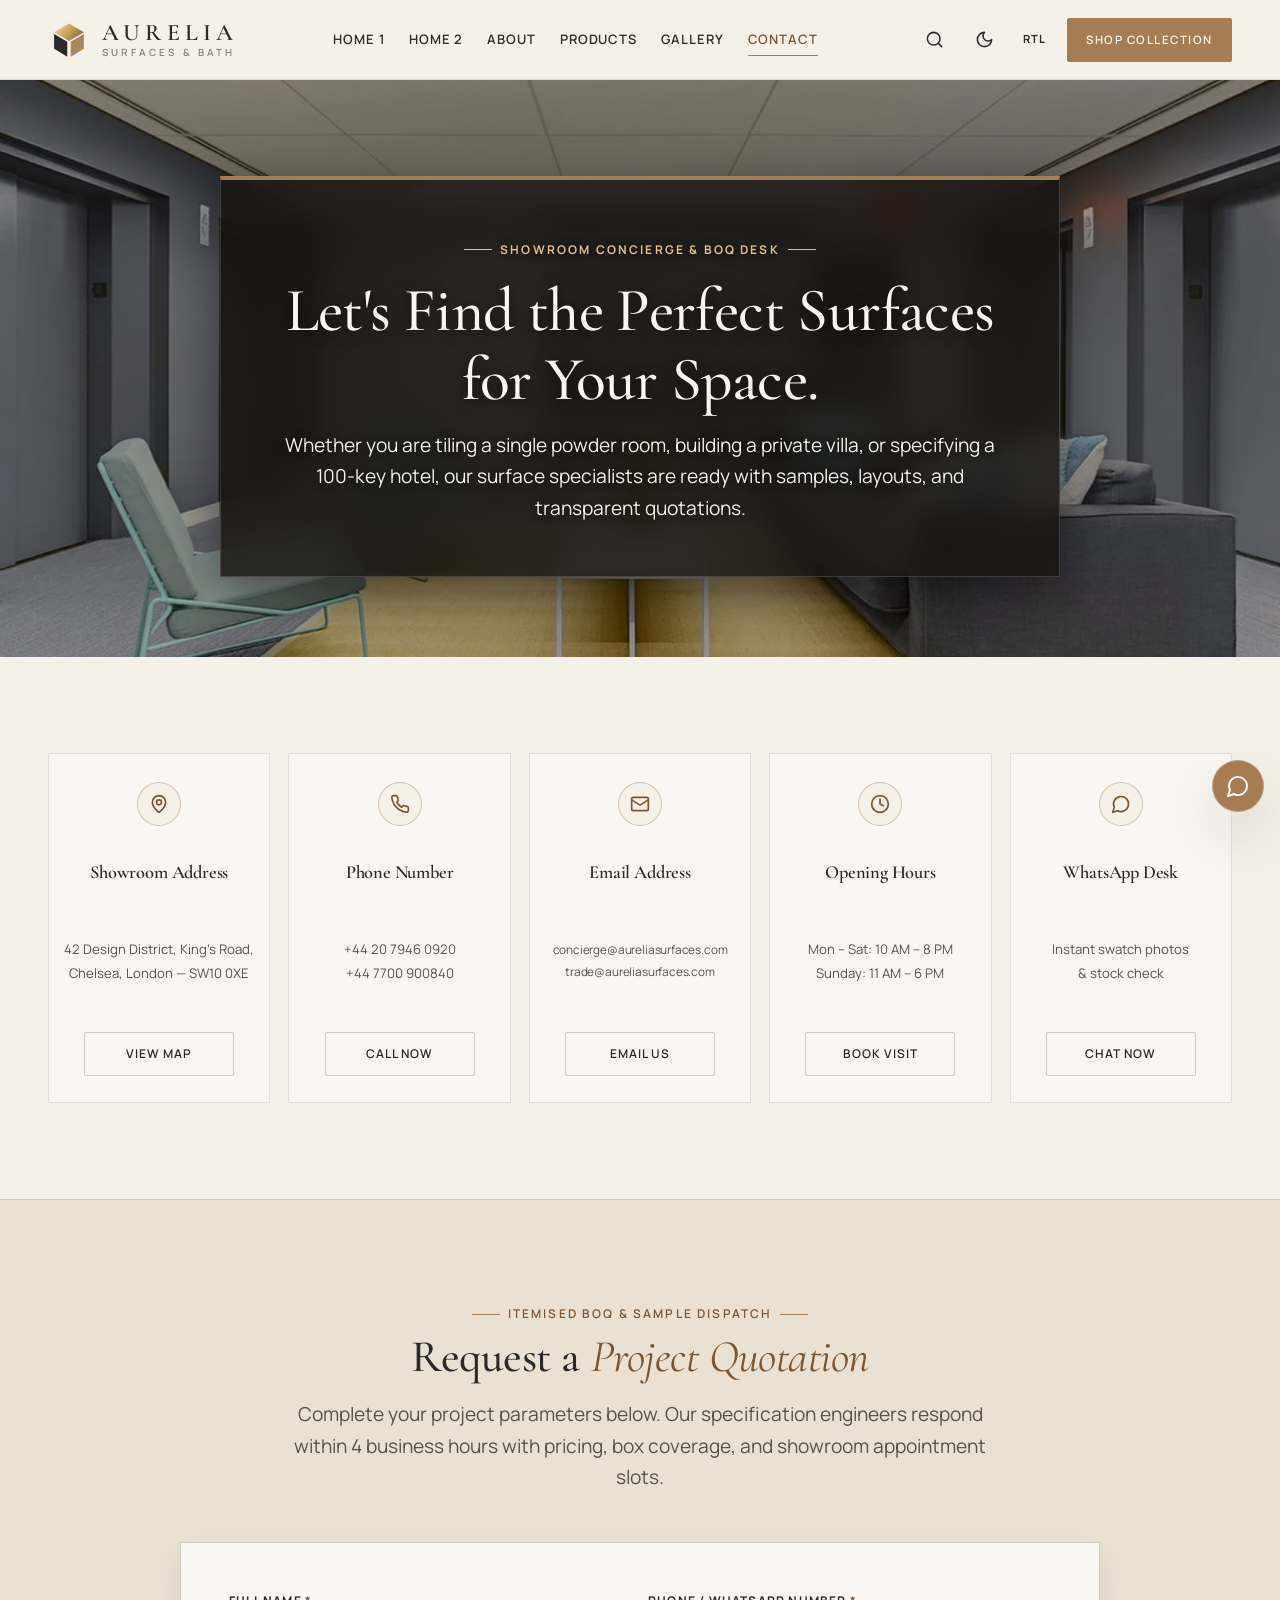
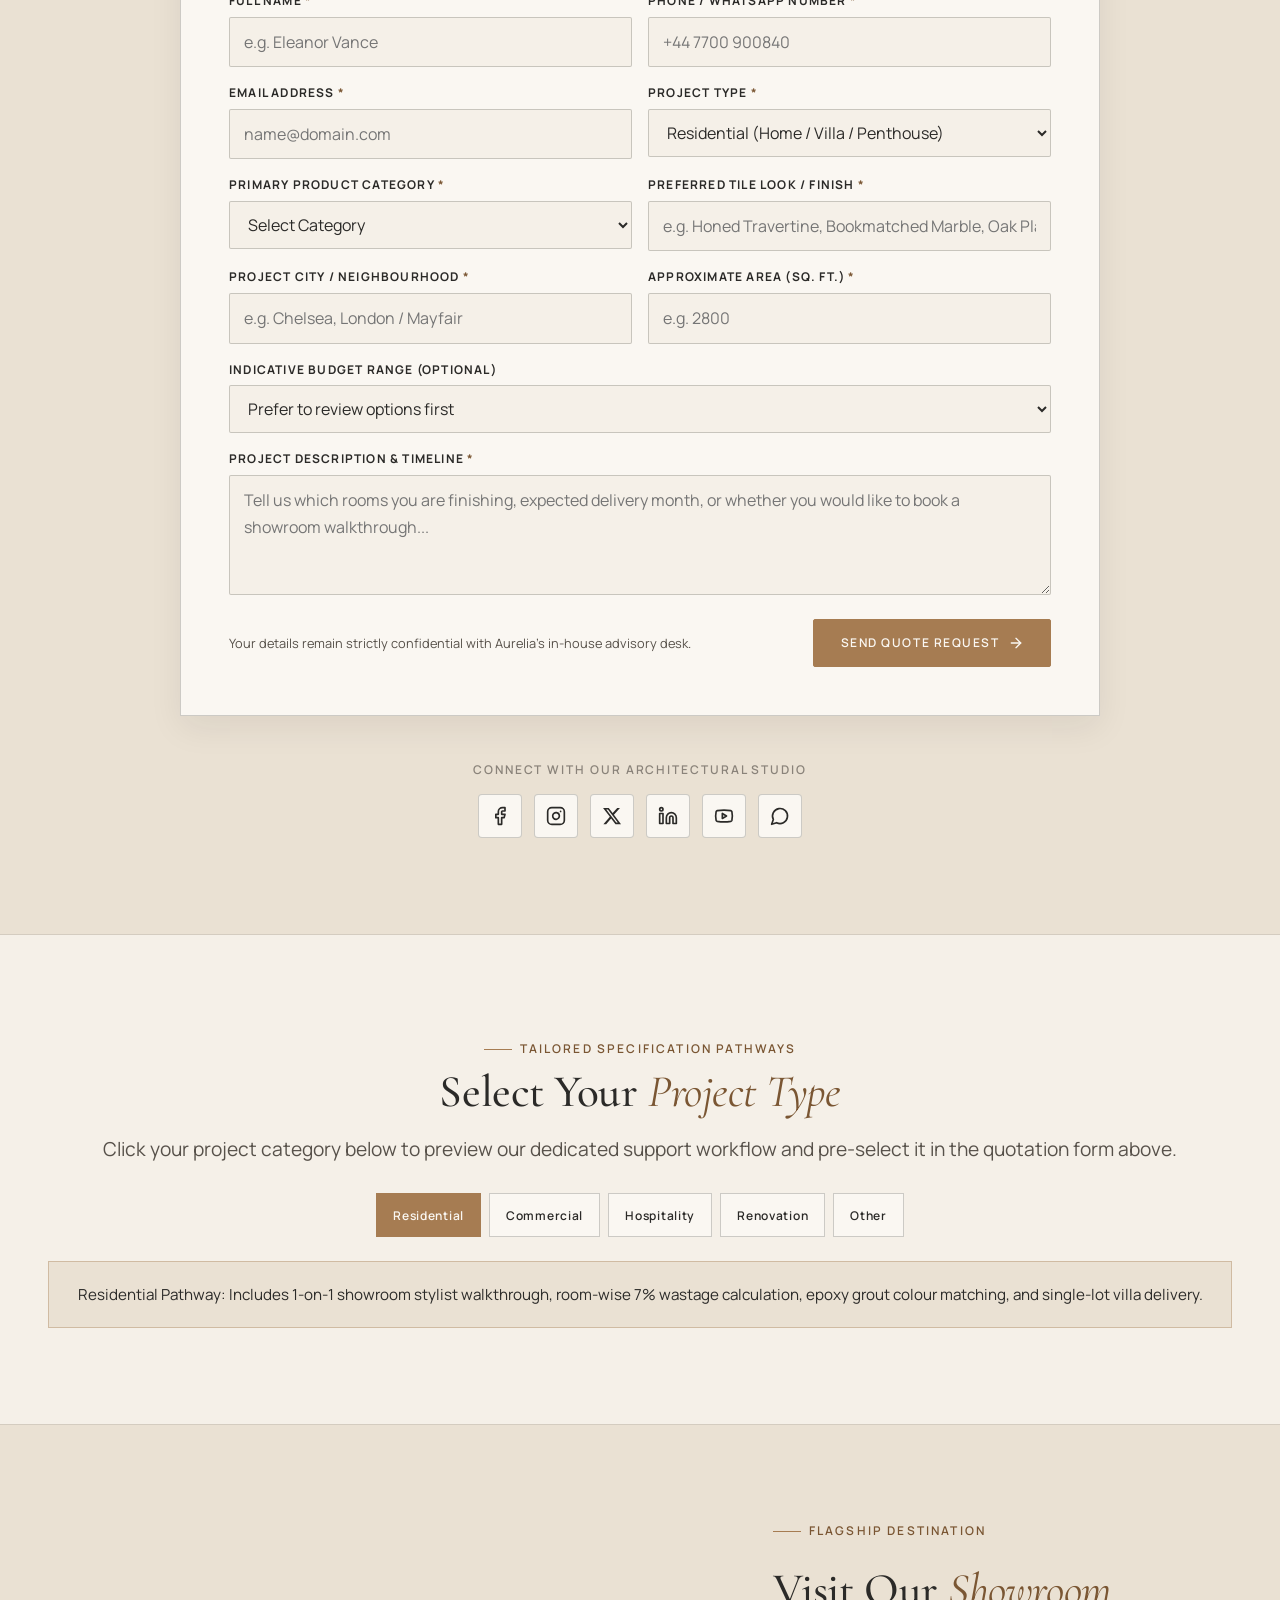
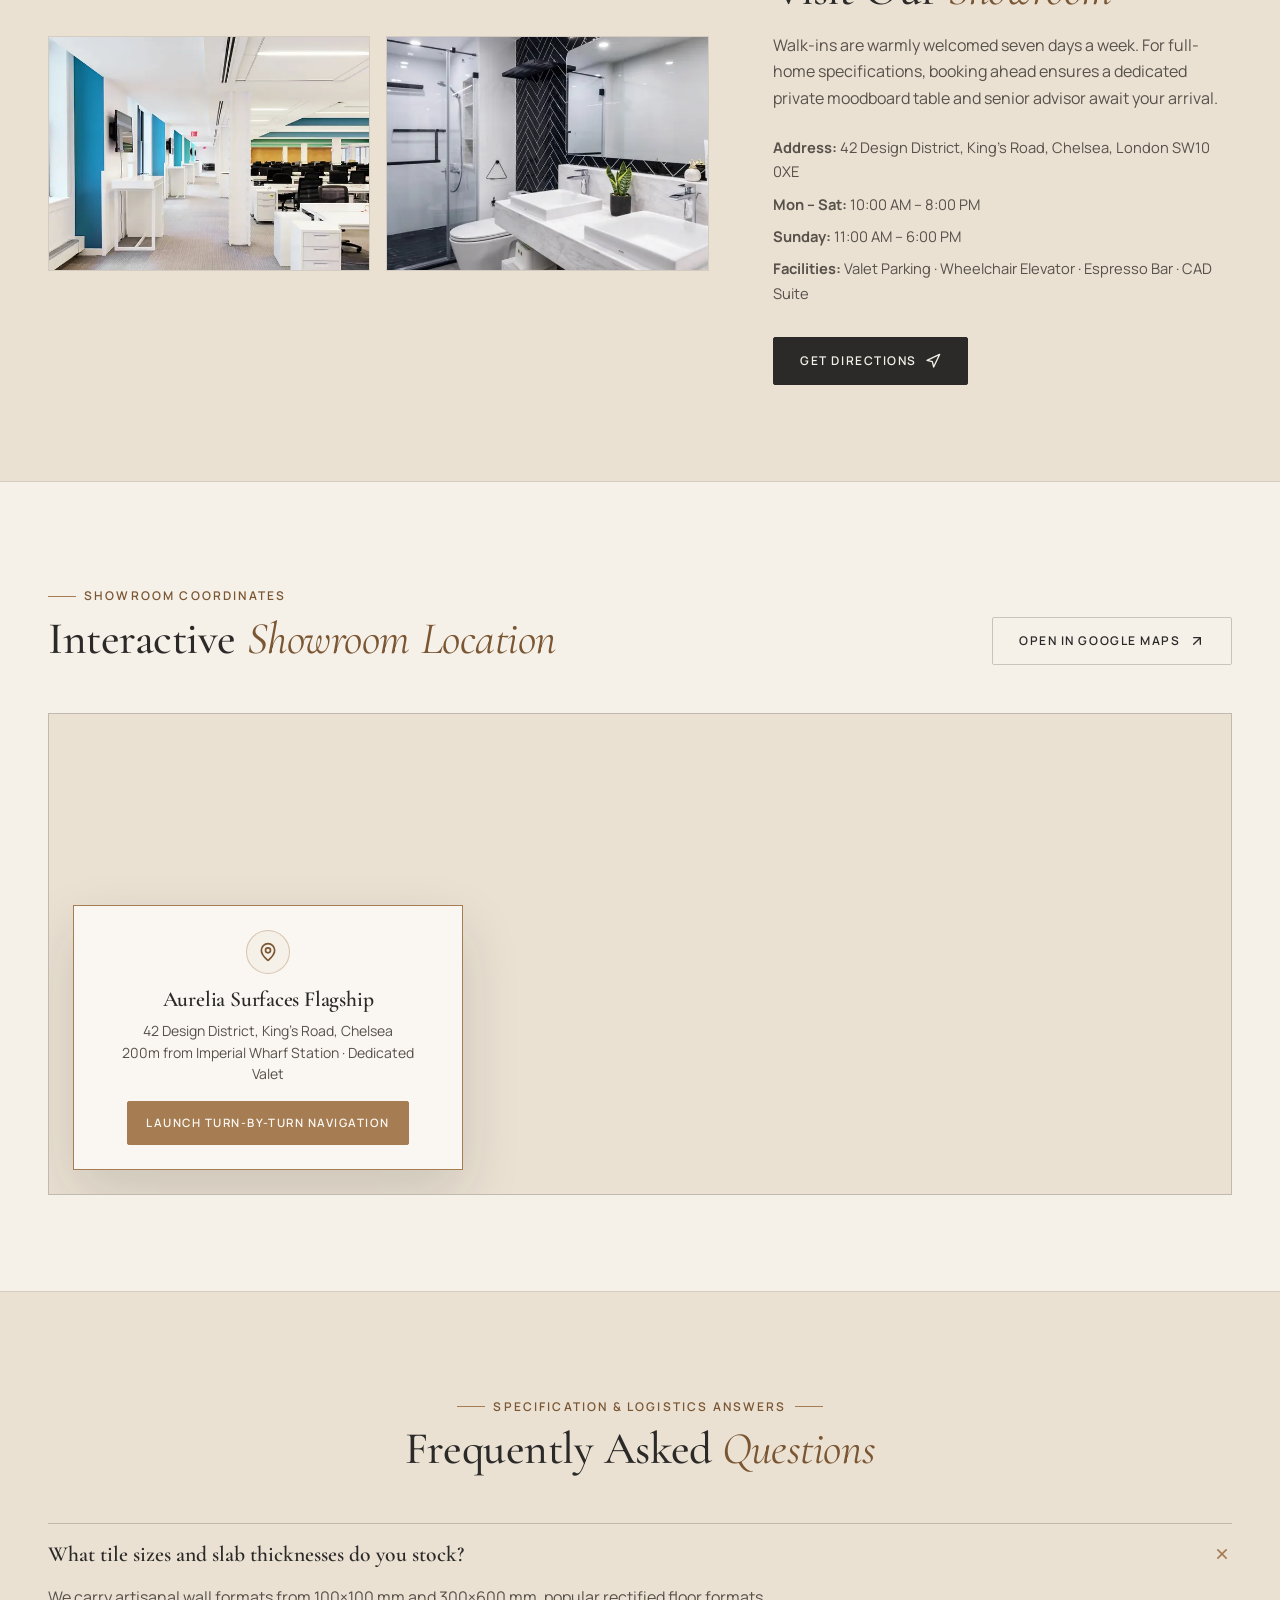
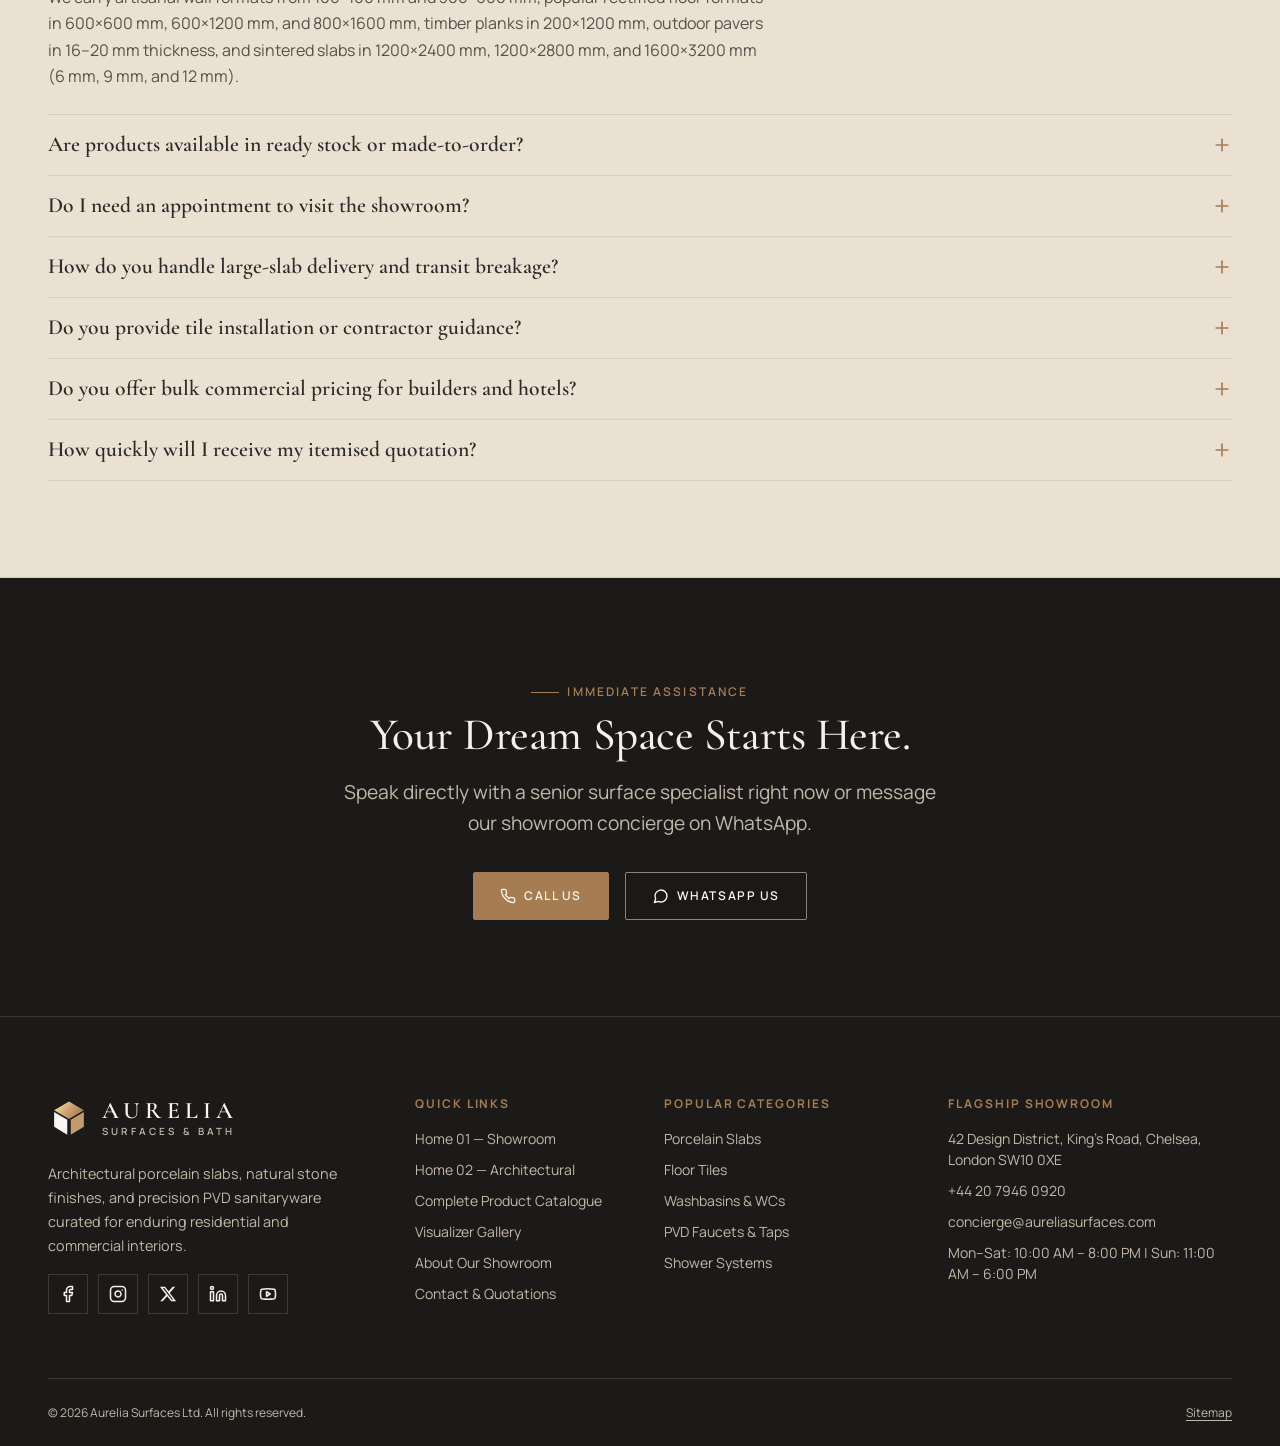
<file: contact.html>
<!DOCTYPE html>
<html lang="en" data-theme="light" dir="ltr">
<head>
  <meta charset="UTF-8" />
  <meta name="viewport" content="width=device-width, initial-scale=1.0" />
  <title>Request a Tile Quote or Book a Visit | Aurelia Showroom</title>
  <meta name="description" content="Request an itemised tile and sanitaryware quotation or schedule a private consultation at Aurelia Surfaces flagship showroom in Chelsea, London." />
  <meta name="robots" content="index, follow" />
  <link rel="canonical" href="https://aureliasurfaces.example.com/contact.html" />

  <meta property="og:type" content="website" />
  <meta property="og:title" content="Request a Tile Quote or Book a Visit | Aurelia Showroom" />
  <meta property="og:description" content="Let's find the perfect surfaces for your residential, hospitality, or commercial project." />
  <meta property="og:image" content="assets/images/contact-hero-reception.webp" />
  <meta property="og:url" content="https://aureliasurfaces.example.com/contact.html" />

  <link rel="preload" as="image" href="assets/images/contact-hero-reception.webp" />
  <link rel="preload" as="font" type="font/woff2" href="assets/fonts/cormorant-garamond-600.woff2" crossorigin />
  <link rel="preload" as="font" type="font/woff2" href="assets/fonts/manrope-400.woff2" crossorigin />

  <!-- Favicon -->
  <link rel="icon" type="image/svg+xml" href="assets/images/favicon.svg" />

  <!-- Core & Theme Stylesheets -->
  <link rel="stylesheet" href="assets/css/style.css" />
  <link rel="stylesheet" href="assets/css/dark-mode.css" />
  <link rel="stylesheet" href="assets/css/rtl.css" />

  <!-- View-Specific Stylesheets (Separated Codes for Mobile, Tab, and 1024 Views) -->
  <link rel="stylesheet" href="assets/css/mobile.css" media="(max-width: 767.98px)" />
  <link rel="stylesheet" href="assets/css/tablet.css" media="(min-width: 768px) and (max-width: 1023.98px)" />
  <link rel="stylesheet" href="assets/css/desktop-1024.css" media="(min-width: 1024px)" />

  <script type="application/ld+json">
  {
    "@context": "https://schema.org",
    "@type": "ContactPage",
    "name": "Contact Aurelia Surfaces & Request Quotation",
    "description": "Showroom contact information, project quotation form, directions, and FAQs."
  }
  </script>
</head>
<body>
  <a href="#main-content" class="skip-link">Skip to main content</a>
  <div class="scroll-progress" aria-hidden="true"></div>

  <!-- Global Header -->
  <header class="site-header">
    <div class="container site-header__inner">
      <a href="index.html" class="brand-logo" aria-label="Aurelia Surfaces Home">
        <span class="brand-logo__mark" aria-hidden="true">
          <svg class="brand-logo__svg" width="42" height="42" viewBox="0 0 48 48" fill="none" xmlns="http://www.w3.org/2000/svg">
            <defs>
              <linearGradient id="goldIsoH" x1="12" y1="5" x2="36" y2="24" gradientUnits="userSpaceOnUse">
                <stop offset="0%" stop-color="#F0D498"/>
                <stop offset="50%" stop-color="#C5A059"/>
                <stop offset="100%" stop-color="#8C6642"/>
              </linearGradient>
            </defs>
            <polygon points="24,5 41,15 24,25 7,15" fill="url(#goldIsoH)" />
            <polygon points="7,17 22,26 22,43 7,34" fill="currentColor" />
            <polygon points="26,26 41,17 41,34 26,43" fill="#A67C52" opacity="0.92" />
          </svg>
        </span>
        <span class="brand-logo__text">
          <span class="brand-logo__name">Aurelia</span>
          <span class="brand-logo__sub">Surfaces &amp; Bath</span>
        </span>
      </a>

      <nav class="main-nav" aria-label="Primary Navigation">
        <a href="index.html" class="nav-link">Home 1</a>
        <a href="home-2.html" class="nav-link">Home 2</a>
        <a href="about.html" class="nav-link">About</a>
        <a href="products.html" class="nav-link">Products</a>
        <a href="visualizer-gallery.html" class="nav-link">Gallery</a>
        <a href="contact.html" class="nav-link is-active" aria-current="page">Contact</a>
      </nav>

      <div class="header-actions">
        <div class="header-actions__tools">
          <button type="button" class="icon-btn js-open-search" aria-label="Search products"><i data-lucide="search" aria-hidden="true"></i></button>
          <button type="button" class="icon-btn js-theme-toggle" aria-label="Toggle colour theme"><i data-lucide="moon" aria-hidden="true"></i></button>
          <button type="button" class="icon-btn js-rtl-toggle" aria-label="Switch layout direction">RTL</button>
        </div>
        <div class="header-ctas">
          <a href="products.html" class="btn btn--primary btn--sm">Shop Collection</a>
        </div>
        <button type="button" class="hamburger-btn" aria-label="Toggle mobile menu" aria-expanded="false" aria-controls="mobile-nav-overlay">
          <span></span><span></span>
        </button>
      </div>
    </div>
  </header>

  <div class="mobile-nav-overlay" id="mobile-nav-overlay" aria-hidden="true">
    <nav aria-label="Mobile Navigation">
      <div class="mobile-nav__actions">
        <button type="button" class="icon-btn js-open-search" aria-label="Search products"><i data-lucide="search" aria-hidden="true"></i></button>
        <button type="button" class="icon-btn js-theme-toggle" aria-label="Toggle colour theme"><i data-lucide="moon" aria-hidden="true"></i></button>
        <button type="button" class="icon-btn js-rtl-toggle" aria-label="Switch layout direction">RTL</button>
      </div>
      <ul class="mobile-nav__list">
        <li><a href="index.html">Home 1</a></li>
        <li><a href="home-2.html">Home 2</a></li>
        <li><a href="about.html">About</a></li>
        <li><a href="products.html">Products</a></li>
        <li><a href="visualizer-gallery.html">Gallery</a></li>
        <li><a href="contact.html" class="is-active">Contact</a></li>
      </ul>
      <div class="mobile-nav__ctas">
        <a href="products.html" class="btn btn--primary">Shop Collection</a>
      </div>
    </nav>
  </div>

  <main id="main-content">
    <!-- ===================================================================
         SECTION 1: HERO – LET'S TALK ABOUT YOUR PROJECT
         =================================================================== -->
    <section class="page-hero" aria-labelledby="contact-hero-heading">
      <div class="page-hero__bg">
        <img src="assets/images/contact-hero-reception.webp" srcset="assets/images/contact-hero-reception-sm.webp 600w, assets/images/contact-hero-reception.webp 1600w" sizes="100vw" width="1600" height="900" fetchpriority="high" alt="Warm stone concierge reception desk inside Aurelia Surfaces flagship showroom" />
      </div>
      <div class="container">
        <div class="page-hero__content">
          <span class="eyebrow" style="color: #E2BF84;">Showroom Concierge &amp; BOQ Desk</span>
          <h1 id="contact-hero-heading">Let's Find the Perfect Surfaces for Your Space.</h1>
          <p>Whether you are tiling a single powder room, building a private villa, or specifying a 100-key hotel, our surface specialists are ready with samples, layouts, and transparent quotations.</p>
        </div>
      </div>
    </section>

    <!-- ===================================================================
         SECTION 2: CONTACT INFORMATION CARDS (5 3D-TILT CENTERED CARDS)
         =================================================================== -->
    <section class="section" aria-labelledby="contact-cards-heading">
      <div class="container">
        <h2 id="contact-cards-heading" class="sr-only">Direct Showroom Contact Channels</h2>

        <div class="card-grid card-grid--5">
          <!-- Address -->
          <article class="lux-card lux-card--contact reveal" data-tilt>
            <div class="card-glare" aria-hidden="true"></div>
            <div class="lux-card__body">
              <span class="lux-card__icon" aria-hidden="true"><i data-lucide="map-pin"></i></span>
              <h3 class="lux-card__title">Showroom Address</h3>
              <p class="lux-card__meta">
                <span>42 Design District, King's Road,</span>
                <span>Chelsea, London — SW10 0XE</span>
              </p>
              <div class="lux-card__actions">
                <a href="https://maps.google.com/?q=Kings+Road+Chelsea+London" target="_blank" rel="noopener noreferrer" class="btn btn--outline btn--sm">View Map</a>
              </div>
            </div>
          </article>

          <!-- Phone -->
          <article class="lux-card lux-card--contact reveal" data-tilt>
            <div class="card-glare" aria-hidden="true"></div>
            <div class="lux-card__body">
              <span class="lux-card__icon" aria-hidden="true"><i data-lucide="phone"></i></span>
              <h3 class="lux-card__title">Phone Number</h3>
              <p class="lux-card__meta">
                <a href="tel:+442079460920">+44 20 7946 0920</a>
                <a href="tel:+447700900840">+44 7700 900840</a>
              </p>
              <div class="lux-card__actions">
                <a href="tel:+442079460920" class="btn btn--outline btn--sm">Call Now</a>
              </div>
            </div>
          </article>

          <!-- Email -->
          <article class="lux-card lux-card--contact reveal" data-tilt>
            <div class="card-glare" aria-hidden="true"></div>
            <div class="lux-card__body">
              <span class="lux-card__icon" aria-hidden="true"><i data-lucide="mail"></i></span>
              <h3 class="lux-card__title">Email Address</h3>
              <p class="lux-card__meta">
                <a href="mailto:concierge@aureliasurfaces.com" class="lux-card__email">concierge@aureliasurfaces.com</a>
                <a href="mailto:trade@aureliasurfaces.com" class="lux-card__email">trade@aureliasurfaces.com</a>
              </p>
              <div class="lux-card__actions">
                <a href="mailto:concierge@aureliasurfaces.com" class="btn btn--outline btn--sm">Email Us</a>
              </div>
            </div>
          </article>

          <!-- Opening Hours -->
          <article class="lux-card lux-card--contact reveal" data-tilt>
            <div class="card-glare" aria-hidden="true"></div>
            <div class="lux-card__body">
              <span class="lux-card__icon" aria-hidden="true"><i data-lucide="clock"></i></span>
              <h3 class="lux-card__title">Opening Hours</h3>
              <p class="lux-card__meta">
                <span>Mon – Sat: 10 AM – 8 PM</span>
                <span>Sunday: 11 AM – 6 PM</span>
              </p>
              <div class="lux-card__actions">
                <a href="#quote-form" class="btn btn--outline btn--sm">Book Visit</a>
              </div>
            </div>
          </article>

          <!-- WhatsApp -->
          <article class="lux-card lux-card--contact reveal" data-tilt>
            <div class="card-glare" aria-hidden="true"></div>
            <div class="lux-card__body">
              <span class="lux-card__icon" aria-hidden="true"><i data-lucide="message-circle"></i></span>
              <h3 class="lux-card__title">WhatsApp Desk</h3>
              <p class="lux-card__meta">
                <span>Instant swatch photos</span>
                <span>&amp; stock check</span>
              </p>
              <div class="lux-card__actions">
                <a href="https://wa.me/447700900840" target="_blank" rel="noopener noreferrer" class="btn btn--outline btn--sm">Chat Now</a>
              </div>
            </div>
          </article>
        </div>
      </div>
    </section>

    <!-- ===================================================================
         SECTION 3: REQUEST A QUOTE FORM
         =================================================================== -->
    <section class="section section--stone" id="quote-form" aria-labelledby="quote-form-heading">
      <div class="container">
        <div class="section-header section-header--center reveal">
          <span class="eyebrow">Itemised BOQ &amp; Sample Dispatch</span>
          <h2 id="quote-form-heading">Request a <em class="editorial-italic">Project Quotation</em></h2>
          <p class="section-lead">Complete your project parameters below. Our specification engineers respond within 4 business hours with pricing, box coverage, and showroom appointment slots.</p>
        </div>

        <div class="quote-form-card" style="max-width: 920px; margin-inline: auto; background: var(--bg-elevated); border: 1px solid var(--border-strong); padding: clamp(1.5rem, 4vw, 3rem); box-shadow: var(--shadow-soft);">
          <!-- TODO: Replace Formspree / Netlify placeholder action URL with your live form endpoint -->
          <form name="aurelia-quote-request" action="https://formspree.io/f/placeholder-quote" method="POST" data-netlify="true" data-validate-form data-success-msg="Thank you! Your quotation request has been registered. A Senior Surface Advisor will contact you within 4 business hours." novalidate>
            <div class="hp-trap" aria-hidden="true">
              <label for="quote-hp">Do not fill this out</label>
              <input type="text" id="quote-hp" name="bot_field" tabindex="-1" autocomplete="off" />
            </div>

            <div class="form-grid form-grid--2">
              <div class="form-field">
                <label for="quote-name" class="form-label">Full Name <span class="req">*</span></label>
                <input type="text" id="quote-name" name="name" class="form-control" placeholder="e.g. Eleanor Vance" required />
                <span class="field-error" role="alert"></span>
              </div>

              <div class="form-field">
                <label for="quote-phone" class="form-label">Phone / WhatsApp Number <span class="req">*</span></label>
                <input type="tel" id="quote-phone" name="phone" class="form-control" placeholder="+44 7700 900840" required />
                <span class="field-error" role="alert"></span>
              </div>

              <div class="form-field">
                <label for="quote-email" class="form-label">Email Address <span class="req">*</span></label>
                <input type="email" id="quote-email" name="email" class="form-control" placeholder="name@domain.com" required />
                <span class="field-error" role="alert"></span>
              </div>

              <div class="form-field">
                <label for="quote-project-type" class="form-label">Project Type <span class="req">*</span></label>
                <select id="quote-project-type" name="project_type" class="form-control" required>
                  <option value="Residential">Residential (Home / Villa / Penthouse)</option>
                  <option value="Commercial">Commercial (Retail / Office / Gallery)</option>
                  <option value="Hospitality">Hospitality (Hotel / Resort / Restaurant)</option>
                  <option value="Renovation">Renovation (Bathroom / Kitchen Remodel)</option>
                  <option value="Other">Other / Custom Fabrication</option>
                </select>
                <span class="field-error" role="alert"></span>
              </div>

              <div class="form-field">
                <label for="quote-category" class="form-label">Primary Product Category <span class="req">*</span></label>
                <select id="quote-category" name="product_category" class="form-control" required>
                  <option value="">Select Category</option>
                  <option value="Full-Home Tiles & Sanitaryware">Full-Home Tiles &amp; Sanitaryware Package</option>
                  <option value="Porcelain Slabs">Large-Format Porcelain Slabs</option>
                  <option value="Floor Tiles">Floor Tiles</option>
                  <option value="Wall & Bathroom Tiles">Wall &amp; Bathroom Tiles</option>
                  <option value="Kitchen Tiles & Countertops">Kitchen Tiles &amp; Countertops</option>
                  <option value="Outdoor & Parking Tiles">Outdoor &amp; 20mm Parking Tiles</option>
                  <option value="Marble & Wooden Finish">Marble &amp; Wooden Finish Tiles</option>
                  <option value="Sanitaryware & PVD Brassware">Washbasins, WCs, Faucets &amp; Showers</option>
                </select>
                <span class="field-error" role="alert"></span>
              </div>

              <div class="form-field">
                <label for="quote-tile-type" class="form-label">Preferred Tile Look / Finish <span class="req">*</span></label>
                <input type="text" id="quote-tile-type" name="preferred_tile_type" class="form-control" placeholder="e.g. Honed Travertine, Bookmatched Marble, Oak Plank" required />
                <span class="field-error" role="alert"></span>
              </div>

              <div class="form-field">
                <label for="quote-location" class="form-label">Project City / Neighbourhood <span class="req">*</span></label>
                <input type="text" id="quote-location" name="project_location" class="form-control" placeholder="e.g. Chelsea, London / Mayfair" required />
                <span class="field-error" role="alert"></span>
              </div>

              <div class="form-field">
                <label for="quote-area" class="form-label">Approximate Area (sq. ft.) <span class="req">*</span></label>
                <input type="text" id="quote-area" name="approximate_area_sqft" class="form-control" placeholder="e.g. 2800" data-validate-number required />
                <span class="field-error" role="alert"></span>
              </div>

              <div class="form-field form-field--full">
                <label for="quote-budget" class="form-label">Indicative Budget Range (Optional)</label>
                <select id="quote-budget" name="budget_range" class="form-control">
                  <option value="">Prefer to review options first</option>
                  <option value="Under £10,000">Under £10,000 (Single Room / Renovation)</option>
                  <option value="£10,000 – £35,000">£10,000 – £35,000 (Apartment / Multi-Bath)</option>
                  <option value="£35,000 – £100,000">£35,000 – £100,000 (Luxury Residence / Full Slab Spec)</option>
                  <option value="£100,000+">£100,000+ (Commercial / Multi-Unit Development)</option>
                </select>
              </div>

              <div class="form-field form-field--full">
                <label for="quote-desc" class="form-label">Project Description &amp; Timeline <span class="req">*</span></label>
                <textarea id="quote-desc" name="project_description" class="form-control" placeholder="Tell us which rooms you are finishing, expected delivery month, or whether you would like to book a showroom walkthrough..." required></textarea>
                <span class="field-error" role="alert"></span>
              </div>
            </div>

            <div class="form-submit-row" style="margin-top: 1.5rem; display: flex; flex-wrap: wrap; align-items: center; justify-content: space-between; gap: 1rem;">
              <p style="font-size: 0.8rem;">Your details remain strictly confidential with Aurelia's in-house advisory desk.</p>
              <button type="submit" class="btn btn--primary">Send Quote Request <i data-lucide="arrow-right" aria-hidden="true"></i></button>
            </div>
            <div class="form-status" role="status" aria-live="polite"></div>
          </form>
        </div>

        <!-- Social Channels Bar (Centered in the gap) -->
        <div class="contact-social-bar reveal" aria-label="Social Media Channels">
          <p class="contact-social-bar__title">Connect With Our Architectural Studio</p>
          <div class="contact-social-bar__icons" role="list">
            <a href="https://facebook.com" target="_blank" rel="noopener noreferrer" aria-label="Facebook"><i data-lucide="facebook" aria-hidden="true"></i></a>
            <a href="https://instagram.com" target="_blank" rel="noopener noreferrer" aria-label="Instagram"><i data-lucide="instagram" aria-hidden="true"></i></a>
            <a href="https://x.com" target="_blank" rel="noopener noreferrer" aria-label="X (formerly Twitter)">
              <svg width="18" height="18" viewBox="0 0 24 24" fill="currentColor" aria-hidden="true">
                <path d="M18.244 2.25h3.308l-7.227 8.26 8.502 11.24H16.17l-5.214-6.817L4.99 21.75H1.68l7.73-8.835L1.254 2.25H8.08l4.713 6.231zm-1.161 17.52h1.833L7.084 4.126H5.117z"/>
              </svg>
            </a>
            <a href="https://linkedin.com" target="_blank" rel="noopener noreferrer" aria-label="LinkedIn"><i data-lucide="linkedin" aria-hidden="true"></i></a>
            <a href="https://youtube.com" target="_blank" rel="noopener noreferrer" aria-label="YouTube"><i data-lucide="youtube" aria-hidden="true"></i></a>
            <a href="https://wa.me/447700900840" target="_blank" rel="noopener noreferrer" aria-label="WhatsApp"><i data-lucide="message-circle" aria-hidden="true"></i></a>
          </div>
        </div>
      </div>
    </section>

    <!-- ===================================================================
         SECTION 4: PROJECT TYPE SELECTION (INTERACTIVE WORKFLOW SYNC)
         =================================================================== -->
    <section class="section" aria-labelledby="project-type-heading">
      <div class="container container--narrow" style="text-align: center;">
        <span class="eyebrow" style="justify-content: center;">Tailored Specification Pathways</span>
        <h2 id="project-type-heading">Select Your <em class="editorial-italic">Project Type</em></h2>
        <p class="section-lead" style="margin-bottom: 1.75rem;">Click your project category below to preview our dedicated support workflow and pre-select it in the quotation form above.</p>

        <div class="pill-rail" style="justify-content: center; margin-bottom: 1.5rem;" role="group" aria-label="Select project type">
          <button type="button" class="filter-pill is-active" data-project-type-pill="Residential" data-note="Residential Pathway: Includes 1-on-1 showroom stylist walkthrough, room-wise 7% wastage calculation, epoxy grout colour matching, and single-lot villa delivery.">Residential</button>
          <button type="button" class="filter-pill" data-project-type-pill="Commercial" data-note="Commercial Pathway: Includes PEI-5 abrasion & R10/R11 slip certification sheets, BIM/CAD files, and phased commercial site dispatch.">Commercial</button>
          <button type="button" class="filter-pill" data-project-type-pill="Hospitality" data-note="Hospitality Pathway: Includes mock-up guest suite package pricing, custom waterjet vanity fabrication, and coordinated PVD brassware schedules.">Hospitality</button>
          <button type="button" class="filter-pill" data-project-type-pill="Renovation" data-note="Renovation Pathway: Includes ready-stock fast-dispatch 6mm slim overlay slabs and exposed thermostatic shower columns ideal for rapid remodels.">Renovation</button>
          <button type="button" class="filter-pill" data-project-type-pill="Other" data-note="Bespoke & Custom Fabrication: Includes dining tabletops, stair treads, swimming pool coping, and ventilated exterior facade cladding.">Other</button>
        </div>

        <div id="project-type-advisory" style="padding: 1.25rem 1.75rem; background: var(--bg-secondary-soft); border: 1px solid var(--border-bronze); font-size: 0.95rem; color: var(--text-primary);">
          Residential Pathway: Includes 1-on-1 showroom stylist walkthrough, room-wise 7% wastage calculation, epoxy grout colour matching, and single-lot villa delivery.
        </div>
      </div>
    </section>

    <!-- ===================================================================
         SECTION 5: VISIT OUR SHOWROOM
         =================================================================== -->
    <section class="section section--stone" id="visit-showroom" aria-labelledby="visit-showroom-heading">
      <div class="container">
        <div class="editorial-split reveal">
          <div style="display: grid; grid-template-columns: 1fr 1fr; gap: 1rem;">
            <img src="assets/images/contact-showroom-facade.webp" srcset="assets/images/contact-showroom-facade-sm.webp 600w, assets/images/contact-showroom-facade.webp 1100w" sizes="(max-width: 959px) 46vw, 26vw" width="1100" height="800" loading="lazy" alt="Aurelia Surfaces modern stone and glass showroom exterior facade" style="border: 1px solid var(--border-subtle); height: 100%;" />
            <img src="assets/images/contact-showroom-gallery.webp" srcset="assets/images/contact-showroom-gallery-sm.webp 600w, assets/images/contact-showroom-gallery.webp 1100w" sizes="(max-width: 959px) 46vw, 26vw" width="1100" height="800" loading="lazy" alt="Interior display gallery of Aurelia showroom with warm architectural lighting" style="border: 1px solid var(--border-subtle); height: 100%;" />
          </div>

          <div class="editorial-split__content">
            <span class="eyebrow">Flagship Destination</span>
            <h2 id="visit-showroom-heading">Visit Our <em class="editorial-italic">Showroom</em></h2>
            <p>Walk-ins are warmly welcomed seven days a week. For full-home specifications, booking ahead ensures a dedicated private moodboard table and senior advisor await your arrival.</p>
            <ul style="font-size: 0.92rem; color: var(--text-secondary); display: grid; gap: 8px; margin-block: 0.5rem 1rem;">
              <li><strong>Address:</strong> 42 Design District, King's Road, Chelsea, London SW10 0XE</li>
              <li><strong>Mon – Sat:</strong> 10:00 AM – 8:00 PM</li>
              <li><strong>Sunday:</strong> 11:00 AM – 6:00 PM</li>
              <li><strong>Facilities:</strong> Valet Parking · Wheelchair Elevator · Espresso Bar · CAD Suite</li>
            </ul>
            <a href="#map-section" class="btn btn--dark">Get Directions <i data-lucide="navigation" aria-hidden="true"></i></a>
          </div>
        </div>
      </div>
    </section>

    <!-- ===================================================================
         SECTION 6: GOOGLE MAPS LOCATION
         =================================================================== -->
    <section class="section" id="map-section" aria-labelledby="map-heading">
      <div class="container">
        <div class="section-header section-header--split reveal">
          <div class="section-header__main">
            <span class="eyebrow">Showroom Coordinates</span>
            <h2 id="map-heading">Interactive <em class="editorial-italic">Showroom Location</em></h2>
          </div>
          <a href="https://maps.google.com/?q=42+Kings+Road+Chelsea+London+SW10+0XE" target="_blank" rel="noopener noreferrer" class="btn btn--outline">Open in Google Maps <i data-lucide="arrow-up-right" aria-hidden="true"></i></a>
        </div>

        <!-- Interactive Google Map with Overlay Flagship Card -->
        <div class="showroom-map-container" role="region" aria-label="Aurelia Surfaces showroom interactive map location">
          <iframe 
            class="showroom-map-frame"
            src="https://maps.google.com/maps?q=42+King%27s+Road%2C+Chelsea%2C+London+SW10+0XE&amp;t=&amp;z=15&amp;ie=UTF8&amp;iwloc=&amp;output=embed" 
            loading="lazy" 
            referrerpolicy="no-referrer-when-downgrade"
            title="Aurelia Surfaces Flagship Showroom Chelsea London Map"
            allowfullscreen>
          </iframe>

          <div class="showroom-map-card">
            <span class="lux-card__icon" style="margin-bottom: 0.75rem;"><i data-lucide="map-pin" aria-hidden="true"></i></span>
            <h3>Aurelia Surfaces Flagship</h3>
            <p style="font-size: 0.875rem; margin-block: 0.5rem 1rem;">42 Design District, King's Road, Chelsea<br />200m from Imperial Wharf Station · Dedicated Valet</p>
            <a href="https://maps.google.com/?q=42+Kings+Road+Chelsea+London+SW10+0XE" target="_blank" rel="noopener noreferrer" class="btn btn--primary btn--sm">Launch Turn-by-Turn Navigation</a>
          </div>
        </div>
      </div>
    </section>

    <!-- ===================================================================
         SECTION 7: FREQUENTLY ASKED QUESTIONS (ACCESSIBLE ACCORDION)
         =================================================================== -->
    <section class="section section--stone" aria-labelledby="faq-heading">
      <div class="container container--narrow">
        <div class="section-header section-header--center reveal">
          <span class="eyebrow">Specification &amp; Logistics Answers</span>
          <h2 id="faq-heading">Frequently Asked <em class="editorial-italic">Questions</em></h2>
        </div>

        <div class="lux-accordion" data-single-open="true">
          <div class="accordion-item">
            <h3>
              <button type="button" class="accordion-trigger" aria-expanded="true" aria-controls="faq-1" id="faq-btn-1">
                <span>What tile sizes and slab thicknesses do you stock?</span>
                <i data-lucide="plus" aria-hidden="true"></i>
              </button>
            </h3>
            <div id="faq-1" class="accordion-panel" role="region" aria-labelledby="faq-btn-1">
              We carry artisanal wall formats from 100×100 mm and 300×600 mm, popular rectified floor formats in 600×600 mm, 600×1200 mm, and 800×1600 mm, timber planks in 200×1200 mm, outdoor pavers in 16–20 mm thickness, and sintered slabs in 1200×2400 mm, 1200×2800 mm, and 1600×3200 mm (6 mm, 9 mm, and 12 mm).
            </div>
          </div>

          <div class="accordion-item">
            <h3>
              <button type="button" class="accordion-trigger" aria-expanded="false" aria-controls="faq-2" id="faq-btn-2">
                <span>Are products available in ready stock or made-to-order?</span>
                <i data-lucide="plus" aria-hidden="true"></i>
              </button>
            </h3>
            <div id="faq-2" class="accordion-panel" role="region" aria-labelledby="faq-btn-2" hidden>
              Over 85% of our catalogue is held in ready single-lot stock at our 65,000 sq. ft. climate-secure logistics hub for 48–72 hour dispatch. Bespoke Italian bookmatched slabs and special PVD finishes carry a 3–5 week scheduled lead time.
            </div>
          </div>

          <div class="accordion-item">
            <h3>
              <button type="button" class="accordion-trigger" aria-expanded="false" aria-controls="faq-3" id="faq-btn-3">
                <span>Do I need an appointment to visit the showroom?</span>
                <i data-lucide="plus" aria-hidden="true"></i>
              </button>
            </h3>
            <div id="faq-3" class="accordion-panel" role="region" aria-labelledby="faq-btn-3" hidden>
              Walk-in visitors are welcome daily during opening hours. However, if you are selecting surfaces for multiple rooms or bringing architectural drawings, booking an appointment reserves a dedicated stylist and private sample table.
            </div>
          </div>

          <div class="accordion-item">
            <h3>
              <button type="button" class="accordion-trigger" aria-expanded="false" aria-controls="faq-4" id="faq-btn-4">
                <span>How do you handle large-slab delivery and transit breakage?</span>
                <i data-lucide="plus" aria-hidden="true"></i>
              </button>
            </h3>
            <div id="faq-4" class="accordion-panel" role="region" aria-labelledby="faq-btn-4" hidden>
              Large-format slabs travel upright on steel A-frames inside air-ride trucks. Any crate documented with transit damage upon unloading is replaced free of charge within 48 hours from the exact same shade lot.
            </div>
          </div>

          <div class="accordion-item">
            <h3>
              <button type="button" class="accordion-trigger" aria-expanded="false" aria-controls="faq-5" id="faq-btn-5">
                <span>Do you provide tile installation or contractor guidance?</span>
                <i data-lucide="plus" aria-hidden="true"></i>
              </button>
            </h3>
            <div id="faq-5" class="accordion-panel" role="region" aria-labelledby="faq-btn-5" hidden>
              We supply certified C2TE-S1/S2 polymer adhesives, levelling clips, and colour-matched epoxy grouts, plus a complimentary technical site briefing for your contractor—or introductions to our vetted master slab-laying teams.
            </div>
          </div>

          <div class="accordion-item">
            <h3>
              <button type="button" class="accordion-trigger" aria-expanded="false" aria-controls="faq-6" id="faq-btn-6">
                <span>Do you offer bulk commercial pricing for builders and hotels?</span>
                <i data-lucide="plus" aria-hidden="true"></i>
              </button>
            </h3>
            <div id="faq-6" class="accordion-panel" role="region" aria-labelledby="faq-btn-6" hidden>
              Yes. Our Trade &amp; Project Division offers tiered volume BOQ pricing, shade-lot reservation for up to 9 months, and floor-by-floor scheduled site deliveries for multi-unit developments.
            </div>
          </div>

          <div class="accordion-item">
            <h3>
              <button type="button" class="accordion-trigger" aria-expanded="false" aria-controls="faq-7" id="faq-btn-7">
                <span>How quickly will I receive my itemised quotation?</span>
                <i data-lucide="plus" aria-hidden="true"></i>
              </button>
            </h3>
            <div id="faq-7" class="accordion-panel" role="region" aria-labelledby="faq-btn-7" hidden>
              Standard enquiries receive a formal itemised PDF quotation (including recommended 7–10% cutting wastage, box rounding, and GST breakdown) within 4 business hours.
            </div>
          </div>
        </div>
      </div>
    </section>

    <!-- ===================================================================
         SECTION 8: FINAL CTA
         =================================================================== -->
    <section class="section section--dark" aria-labelledby="final-cta-heading">
      <div class="container container--narrow" style="text-align: center;">
        <span class="eyebrow" style="justify-content: center;">Immediate Assistance</span>
        <h2 id="final-cta-heading">Your Dream Space Starts Here.</h2>
        <p class="section-lead" style="margin-inline: auto; max-width: 50ch; margin-bottom: 2rem;">
          Speak directly with a senior surface specialist right now or message our showroom concierge on WhatsApp.
        </p>
        <div class="btn-group-mobile" style="display: flex; flex-wrap: wrap; justify-content: center; gap: 16px;">
          <a href="tel:+442079460920" class="btn btn--primary"><i data-lucide="phone" aria-hidden="true"></i> Call Us</a>
          <a href="https://wa.me/447700900840?text=Hello%20Aurelia%20Surfaces%2C%20I%20would%20like%20a%20project%20quotation." target="_blank" rel="noopener noreferrer" class="btn btn--outline-light"><i data-lucide="message-circle" aria-hidden="true"></i> WhatsApp Us</a>
        </div>
      </div>
    </section>
  </main>

  <!-- =====================================================================
       SECTION 9: GLOBAL FOOTER
       ===================================================================== -->
  <footer class="site-footer">
    <div class="container">
      <div class="site-footer__grid">
        <div>
          <a href="index.html" class="brand-logo" aria-label="Aurelia Surfaces Home">
            <span class="brand-logo__mark" aria-hidden="true">
              <svg class="brand-logo__svg" width="42" height="42" viewBox="0 0 48 48" fill="none" xmlns="http://www.w3.org/2000/svg">
                <defs>
                  <linearGradient id="goldIsoF" x1="12" y1="5" x2="36" y2="24" gradientUnits="userSpaceOnUse">
                    <stop offset="0%" stop-color="#F3DC9B"/>
                    <stop offset="50%" stop-color="#CCA072"/>
                    <stop offset="100%" stop-color="#A67C52"/>
                  </linearGradient>
                </defs>
                <polygon points="24,5 41,15 24,25 7,15" fill="url(#goldIsoF)" />
                <polygon points="7,17 22,26 22,43 7,34" fill="currentColor" />
                <polygon points="26,26 41,17 41,34 26,43" fill="#CCA072" opacity="0.95" />
              </svg>
            </span>
            <span class="brand-logo__text">
              <span class="brand-logo__name">Aurelia</span>
              <span class="brand-logo__sub">Surfaces &amp; Bath</span>
            </span>
          </a>
          <p class="site-footer__desc">
            Architectural porcelain slabs, natural stone finishes, and precision PVD sanitaryware curated for enduring residential and commercial interiors.
          </p>
          <div class="footer-socials" aria-label="Social Media">
            <a href="https://facebook.com" target="_blank" rel="noopener noreferrer" aria-label="Facebook"><i data-lucide="facebook" aria-hidden="true"></i></a>
            <a href="https://instagram.com" target="_blank" rel="noopener noreferrer" aria-label="Instagram"><i data-lucide="instagram" aria-hidden="true"></i></a>
            <a href="https://x.com" target="_blank" rel="noopener noreferrer" aria-label="X (formerly Twitter)">
              <svg width="18" height="18" viewBox="0 0 24 24" fill="currentColor" aria-hidden="true">
                <path d="M18.244 2.25h3.308l-7.227 8.26 8.502 11.24H16.17l-5.214-6.817L4.99 21.75H1.68l7.73-8.835L1.254 2.25H8.08l4.713 6.231zm-1.161 17.52h1.833L7.084 4.126H5.117z"/>
              </svg>
            </a>
            <a href="https://linkedin.com" target="_blank" rel="noopener noreferrer" aria-label="LinkedIn"><i data-lucide="linkedin" aria-hidden="true"></i></a>
            <a href="https://youtube.com" target="_blank" rel="noopener noreferrer" aria-label="YouTube"><i data-lucide="youtube" aria-hidden="true"></i></a>
          </div>
        </div>

        <div>
          <h3 class="footer-heading">Quick Links</h3>
          <ul class="footer-links">
            <li><a href="index.html">Home 01 — Showroom</a></li>
            <li><a href="home-2.html">Home 02 — Architectural</a></li>
            <li><a href="products.html">Complete Product Catalogue</a></li>
            <li><a href="visualizer-gallery.html">Visualizer Gallery</a></li>
            <li><a href="about.html">About Our Showroom</a></li>
            <li><a href="contact.html">Contact &amp; Quotations</a></li>
          </ul>
        </div>

        <div>
          <h3 class="footer-heading">Popular Categories</h3>
          <ul class="footer-links">
            <li><a href="products.html?category=Porcelain%20Slabs">Porcelain Slabs</a></li>
            <li><a href="products.html?category=Floor%20Tiles">Floor Tiles</a></li>
            <li><a href="products.html?category=Washbasins">Washbasins &amp; WCs</a></li>
            <li><a href="products.html?category=Faucets%20%26%20Taps">PVD Faucets &amp; Taps</a></li>
            <li><a href="products.html?category=Shower%20Systems">Shower Systems</a></li>
          </ul>
        </div>

        <div>
          <h3 class="footer-heading">Flagship Showroom</h3>
          <ul class="footer-links">
            <li>42 Design District, King's Road, Chelsea, London SW10 0XE</li>
            <li><a href="tel:+442079460920">+44 20 7946 0920</a></li>
            <li><a href="mailto:concierge@aureliasurfaces.com">concierge@aureliasurfaces.com</a></li>
            <li>Mon–Sat: 10:00 AM – 8:00 PM | Sun: 11:00 AM – 6:00 PM</li>
          </ul>
        </div>
      </div>

      <div class="site-footer__bottom">
        <p>&copy; 2026 Aurelia Surfaces Ltd. All rights reserved.</p>
        <p><a href="sitemap.xml">Sitemap</a></p>
      </div>
    </div>
  </footer>

  <!-- Global Search Modal -->
  <div class="search-modal" id="search-modal" role="dialog" aria-modal="true" aria-labelledby="search-modal-label" aria-hidden="true">
    <div class="search-modal__panel">
      <div class="search-modal__bar">
        <i data-lucide="search" aria-hidden="true"></i>
        <label for="global-search-input" id="search-modal-label" class="sr-only">Search tiles and sanitaryware</label>
        <input type="search" id="global-search-input" class="search-modal__input" placeholder="Search by name, category, finish or code..." autocomplete="off" />
        <button type="button" class="icon-btn js-close-search" aria-label="Close search"><i data-lucide="x" aria-hidden="true"></i></button>
      </div>
      <div class="search-modal__results" id="global-search-results" aria-live="polite"></div>
    </div>
  </div>

  <div class="floating-stack">
    <a href="https://wa.me/447700900840?text=Hello%20Aurelia%20Surfaces%2C%20I%20am%20on%20your%20Contact%20page%20and%20need%20assistance." target="_blank" rel="noopener noreferrer" class="whatsapp-float" aria-label="Chat on WhatsApp">
      <i data-lucide="message-circle" aria-hidden="true"></i>
    </a>
    <button type="button" class="scroll-top-btn" aria-label="Scroll back to top">
      <svg class="scroll-top-btn__ring" viewBox="0 0 52 52" aria-hidden="true">
        <circle cx="26" cy="26" r="23" fill="none" stroke="rgba(166,124,82,0.2)" stroke-width="2"></circle>
        <circle class="scroll-top-btn__progress" cx="26" cy="26" r="23" fill="none" stroke="var(--accent)" stroke-width="2"></circle>
      </svg>
      <i data-lucide="arrow-up" aria-hidden="true"></i>
    </button>
  </div>

  <div class="mobile-visit-bar" role="region" aria-label="Quick showroom actions">
    <a href="tel:+442079460920"><i data-lucide="phone" aria-hidden="true"></i> Call Showroom</a>
    <a href="#quote-form"><i data-lucide="file-text" aria-hidden="true"></i> Fill Quote Form</a>
  </div>

  <script src="assets/js/plugins/lucide.min.js" defer></script>
  <script src="assets/js/products.js" defer></script>
  <script src="assets/js/gallery.js" defer></script>
  <script src="assets/js/main.js" defer></script>
</body>
</html>
</file>
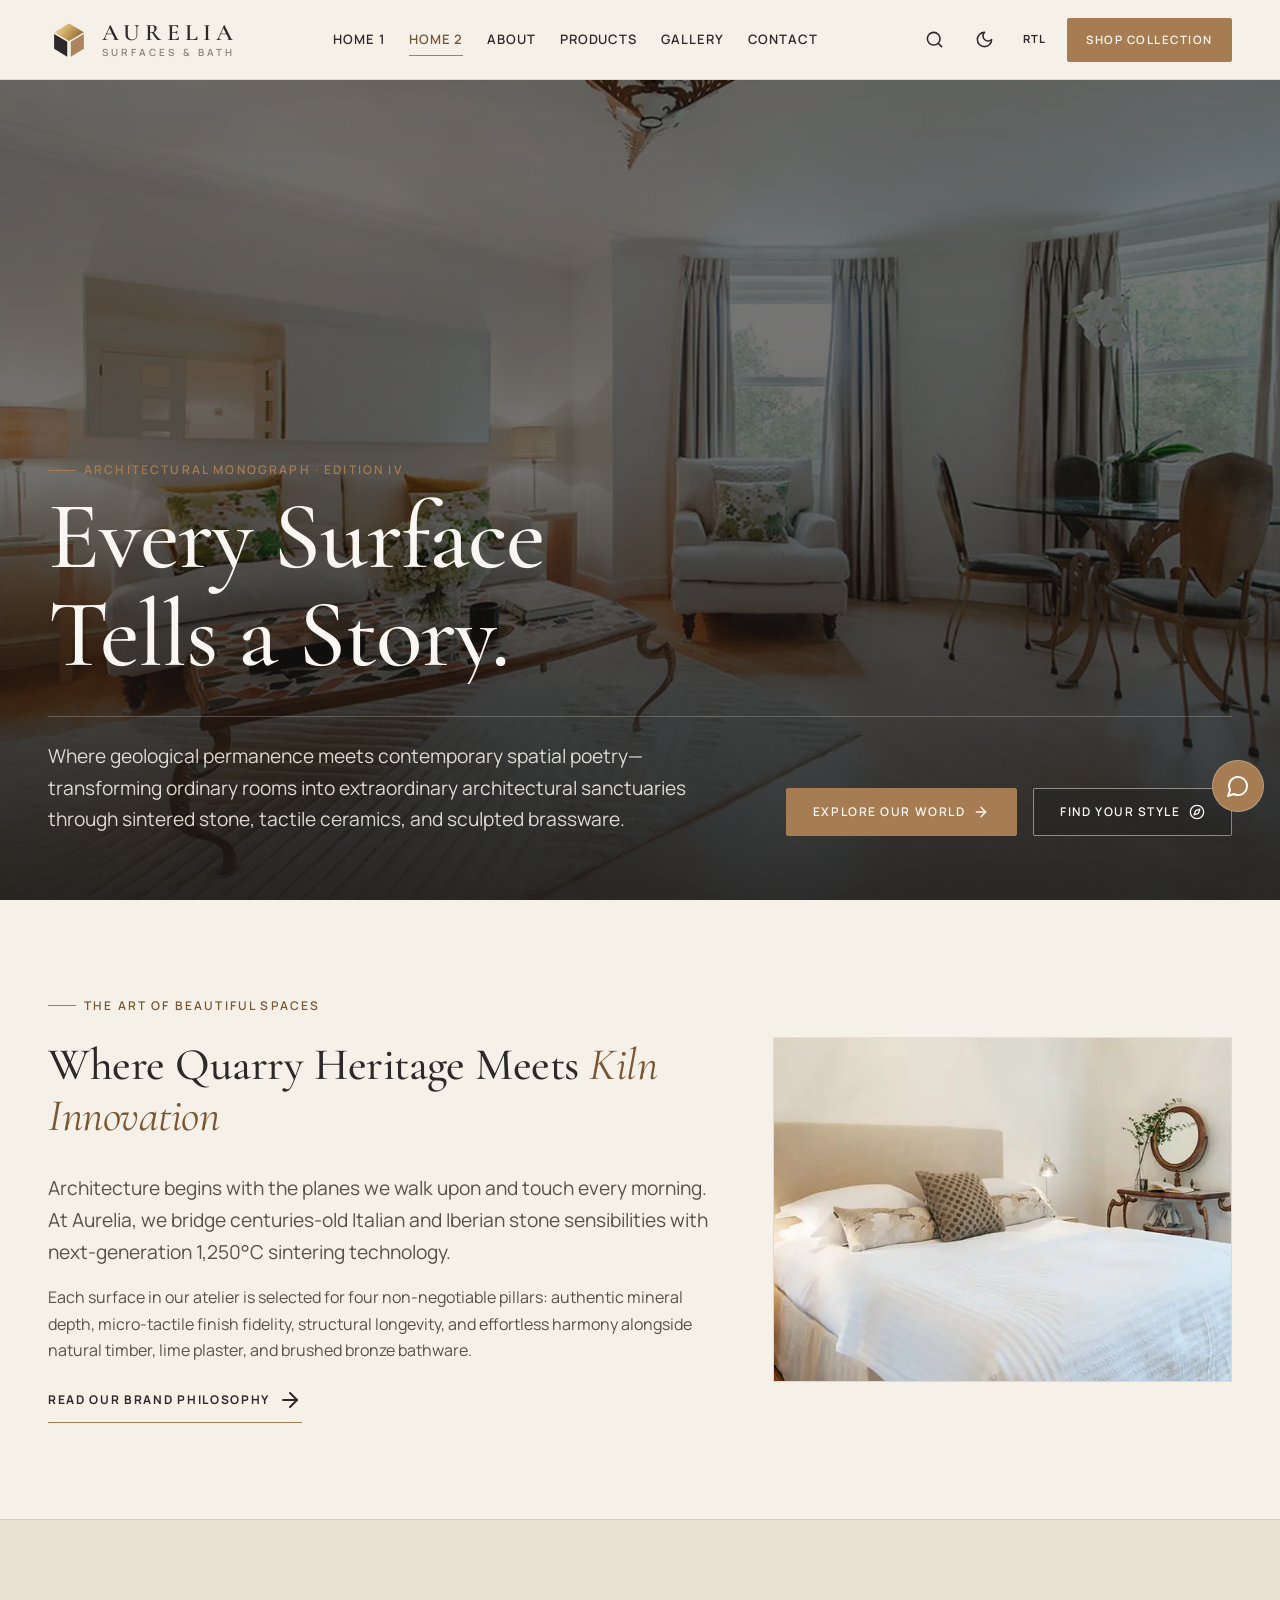
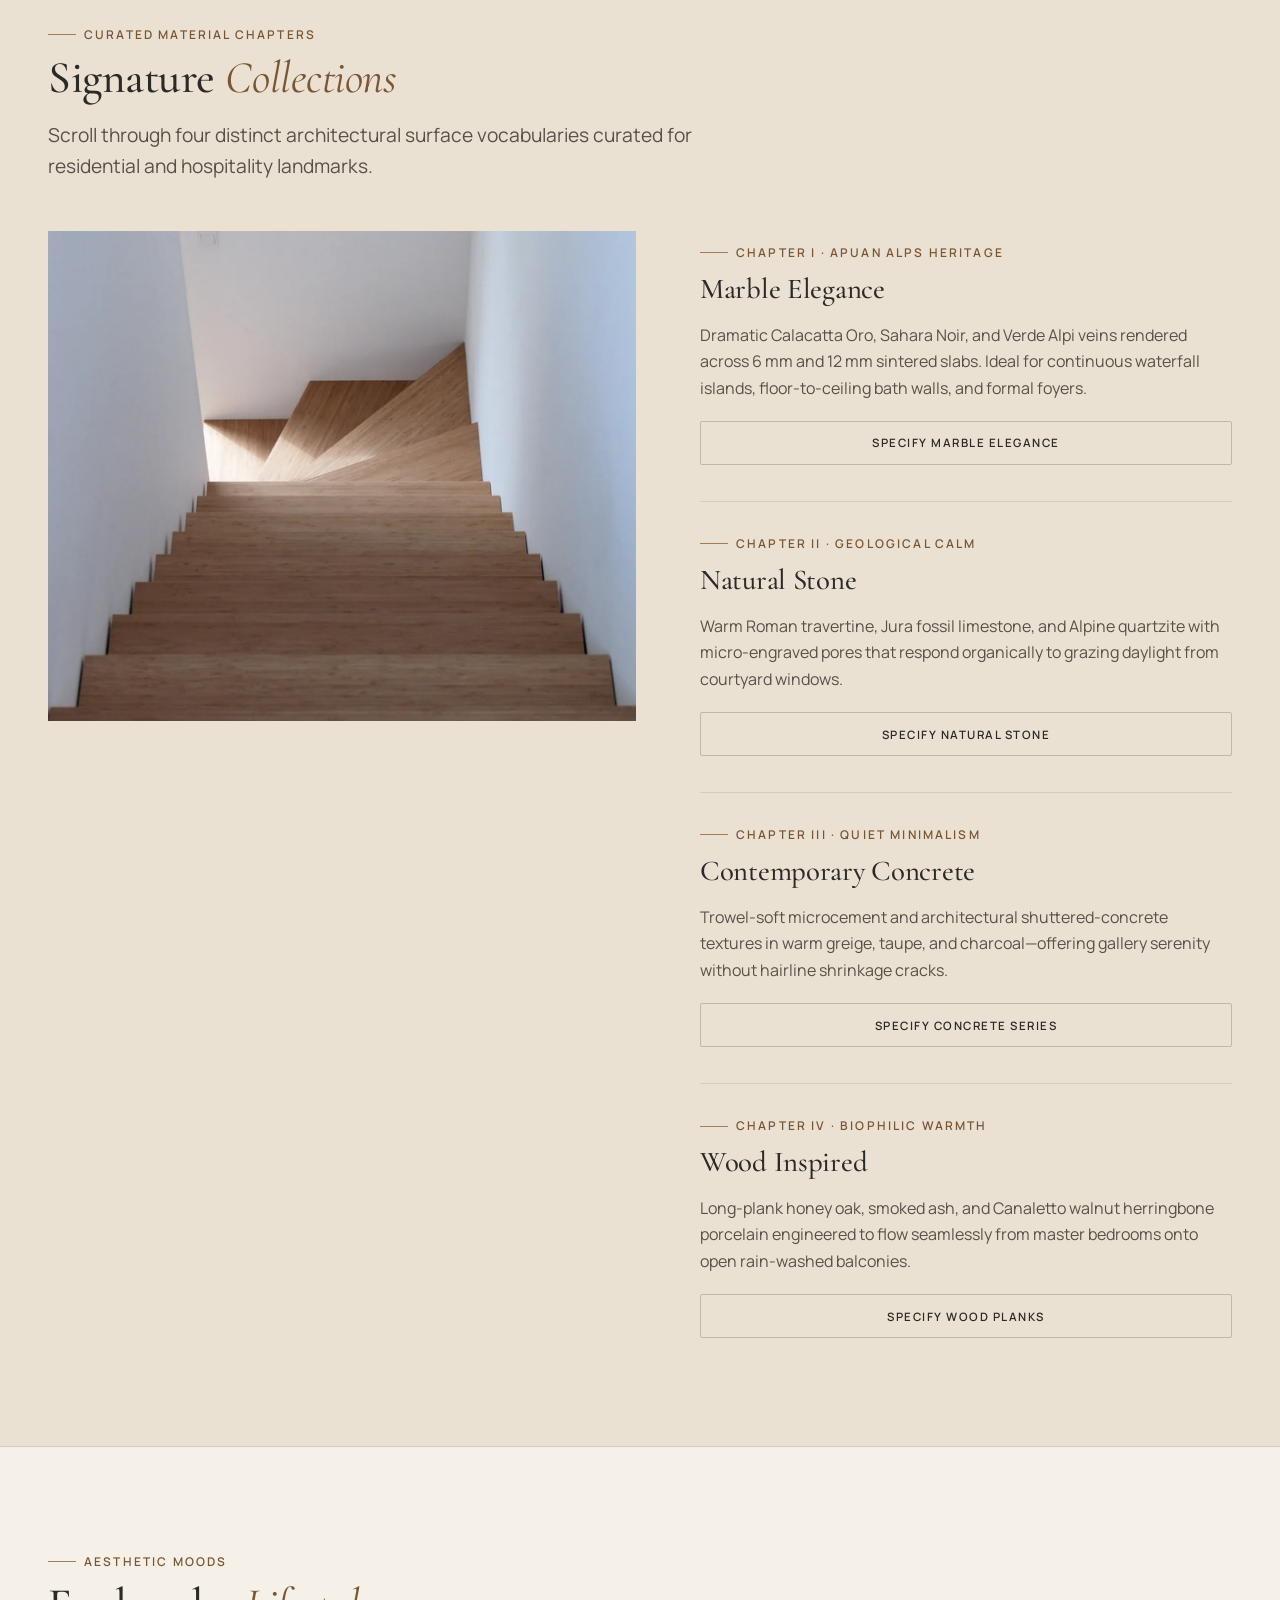
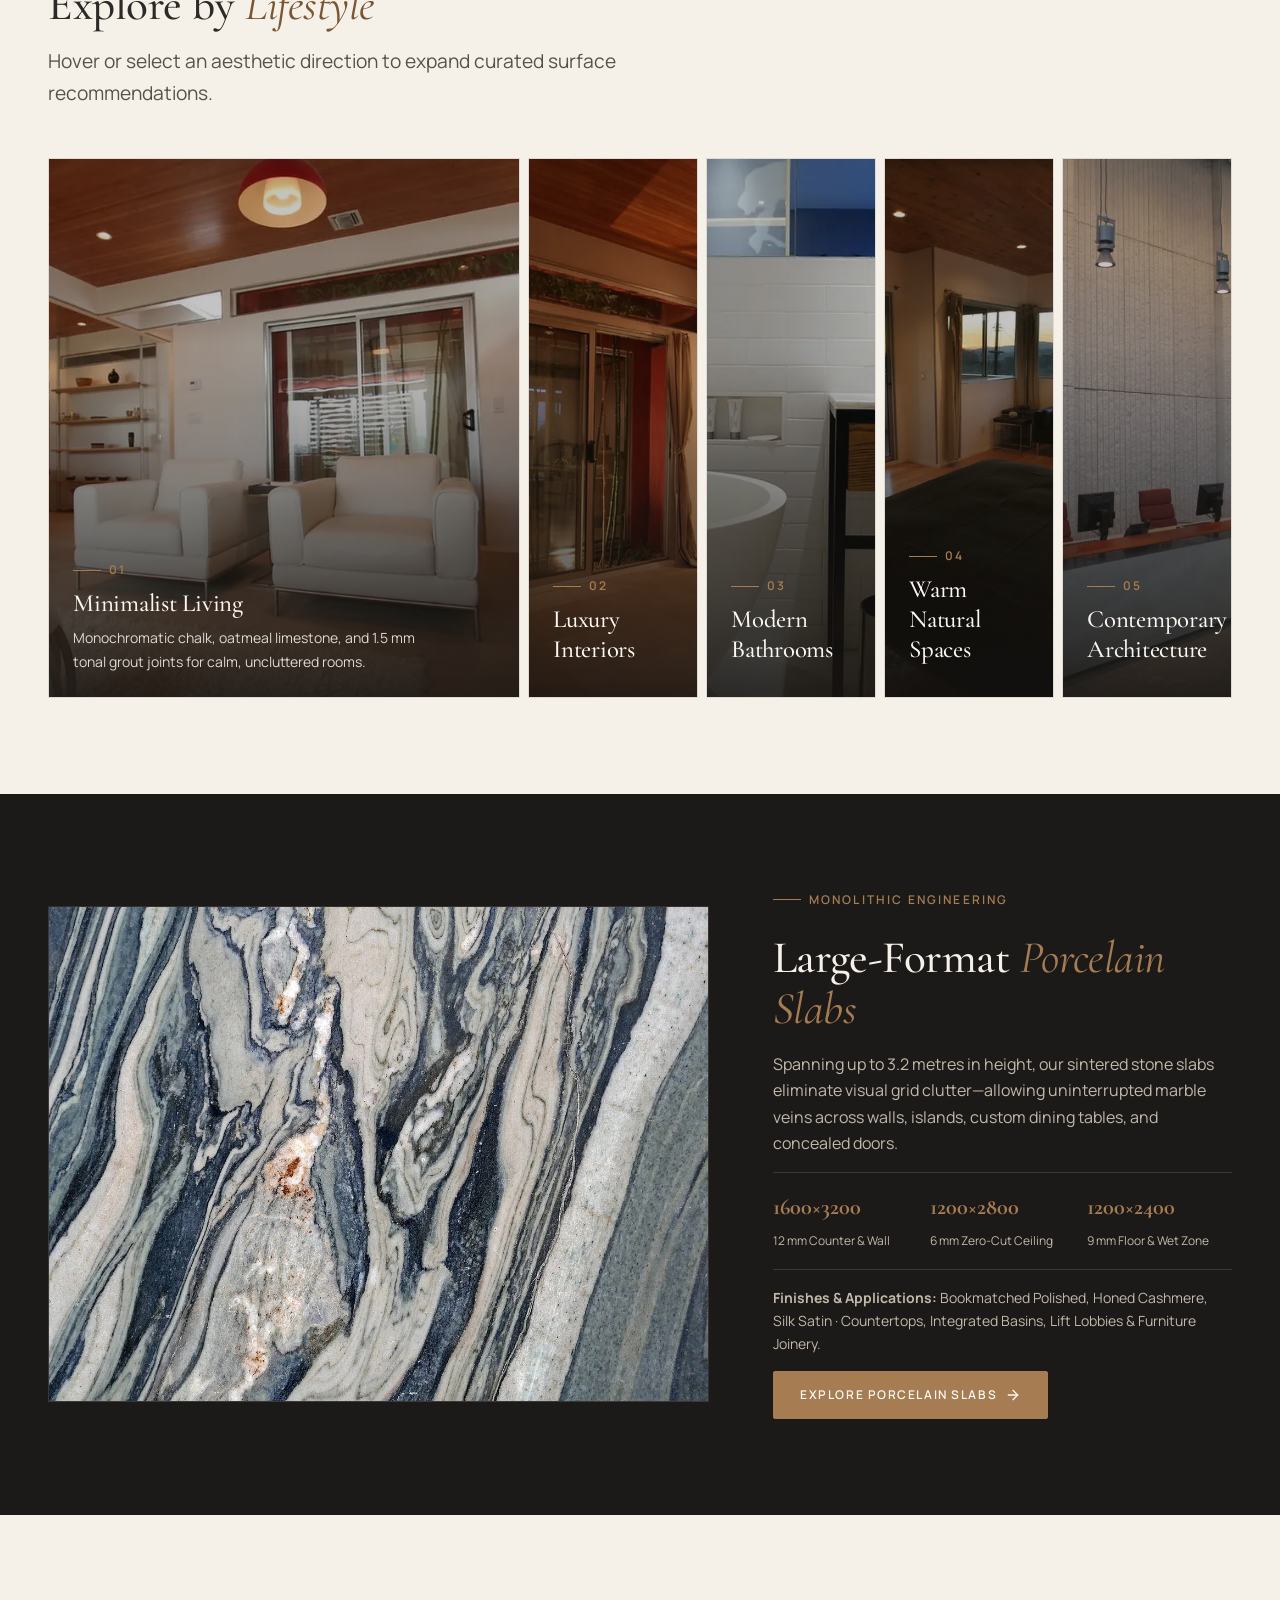
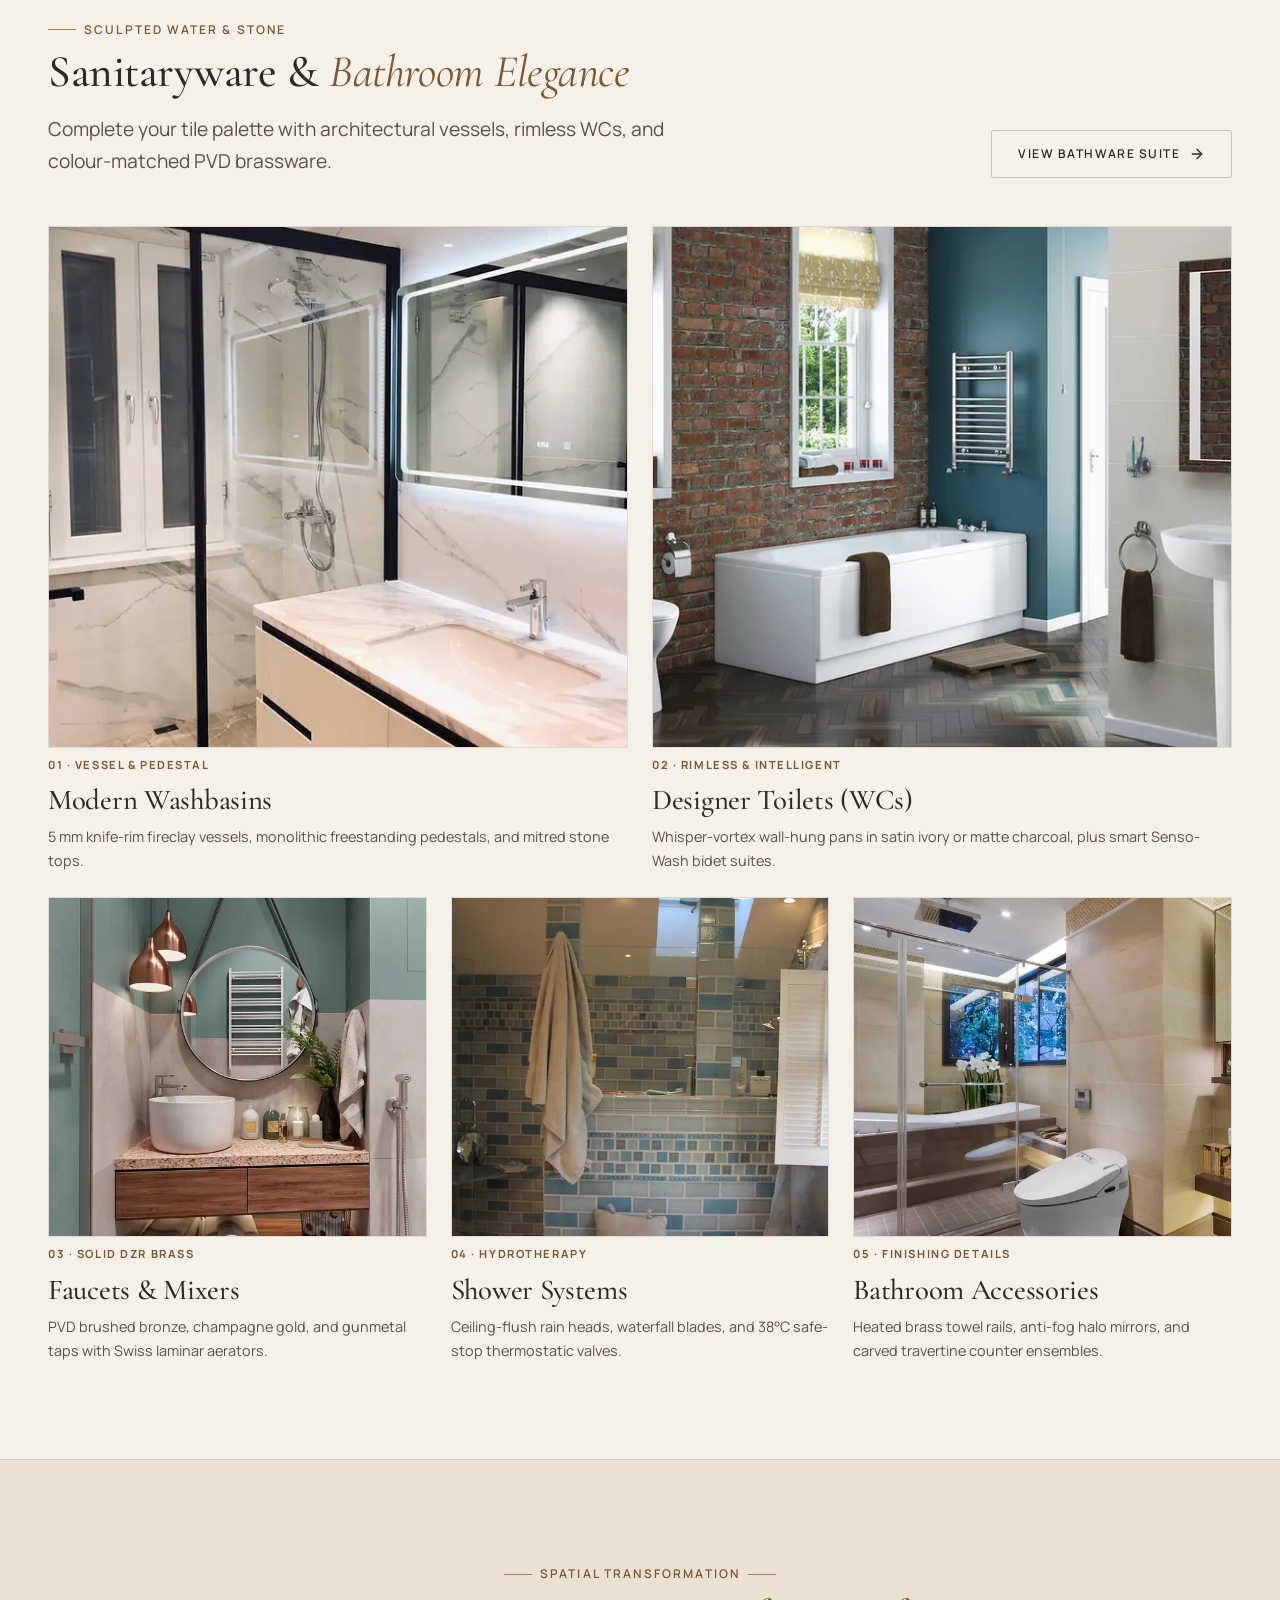
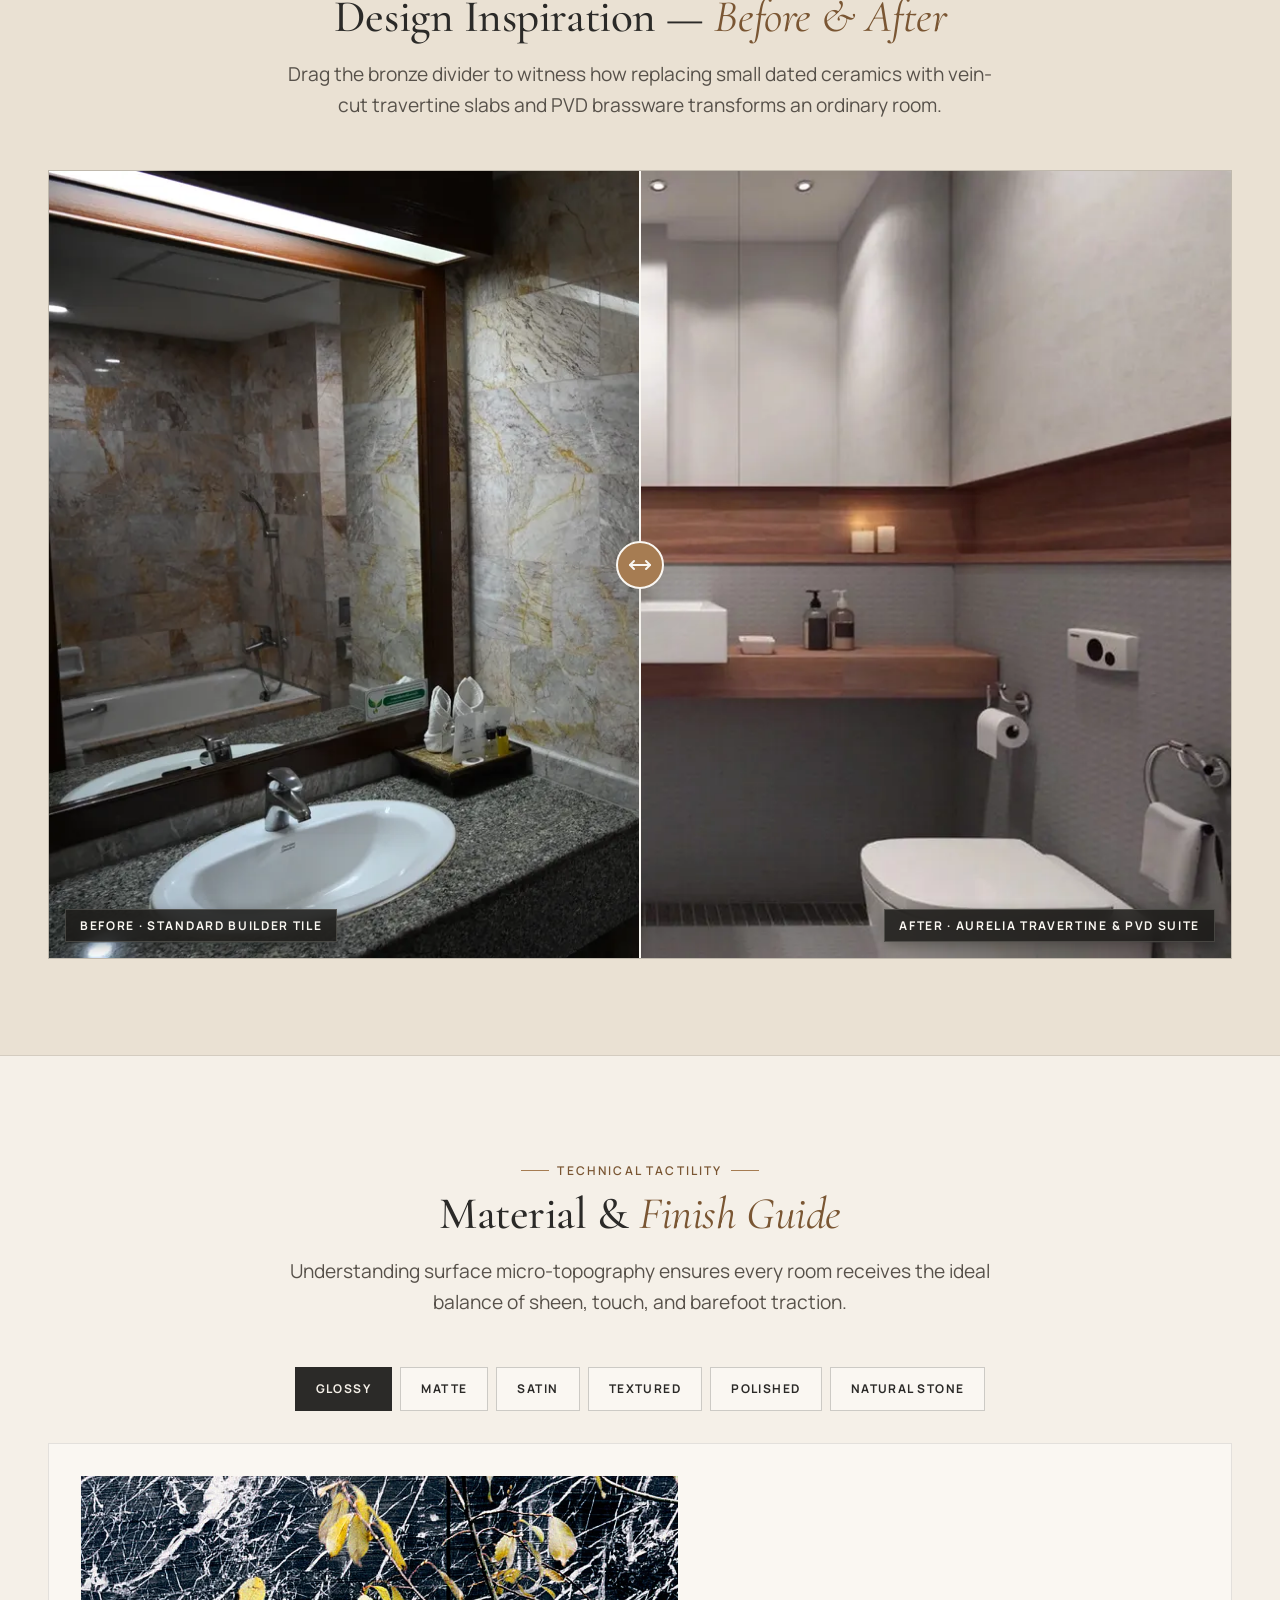
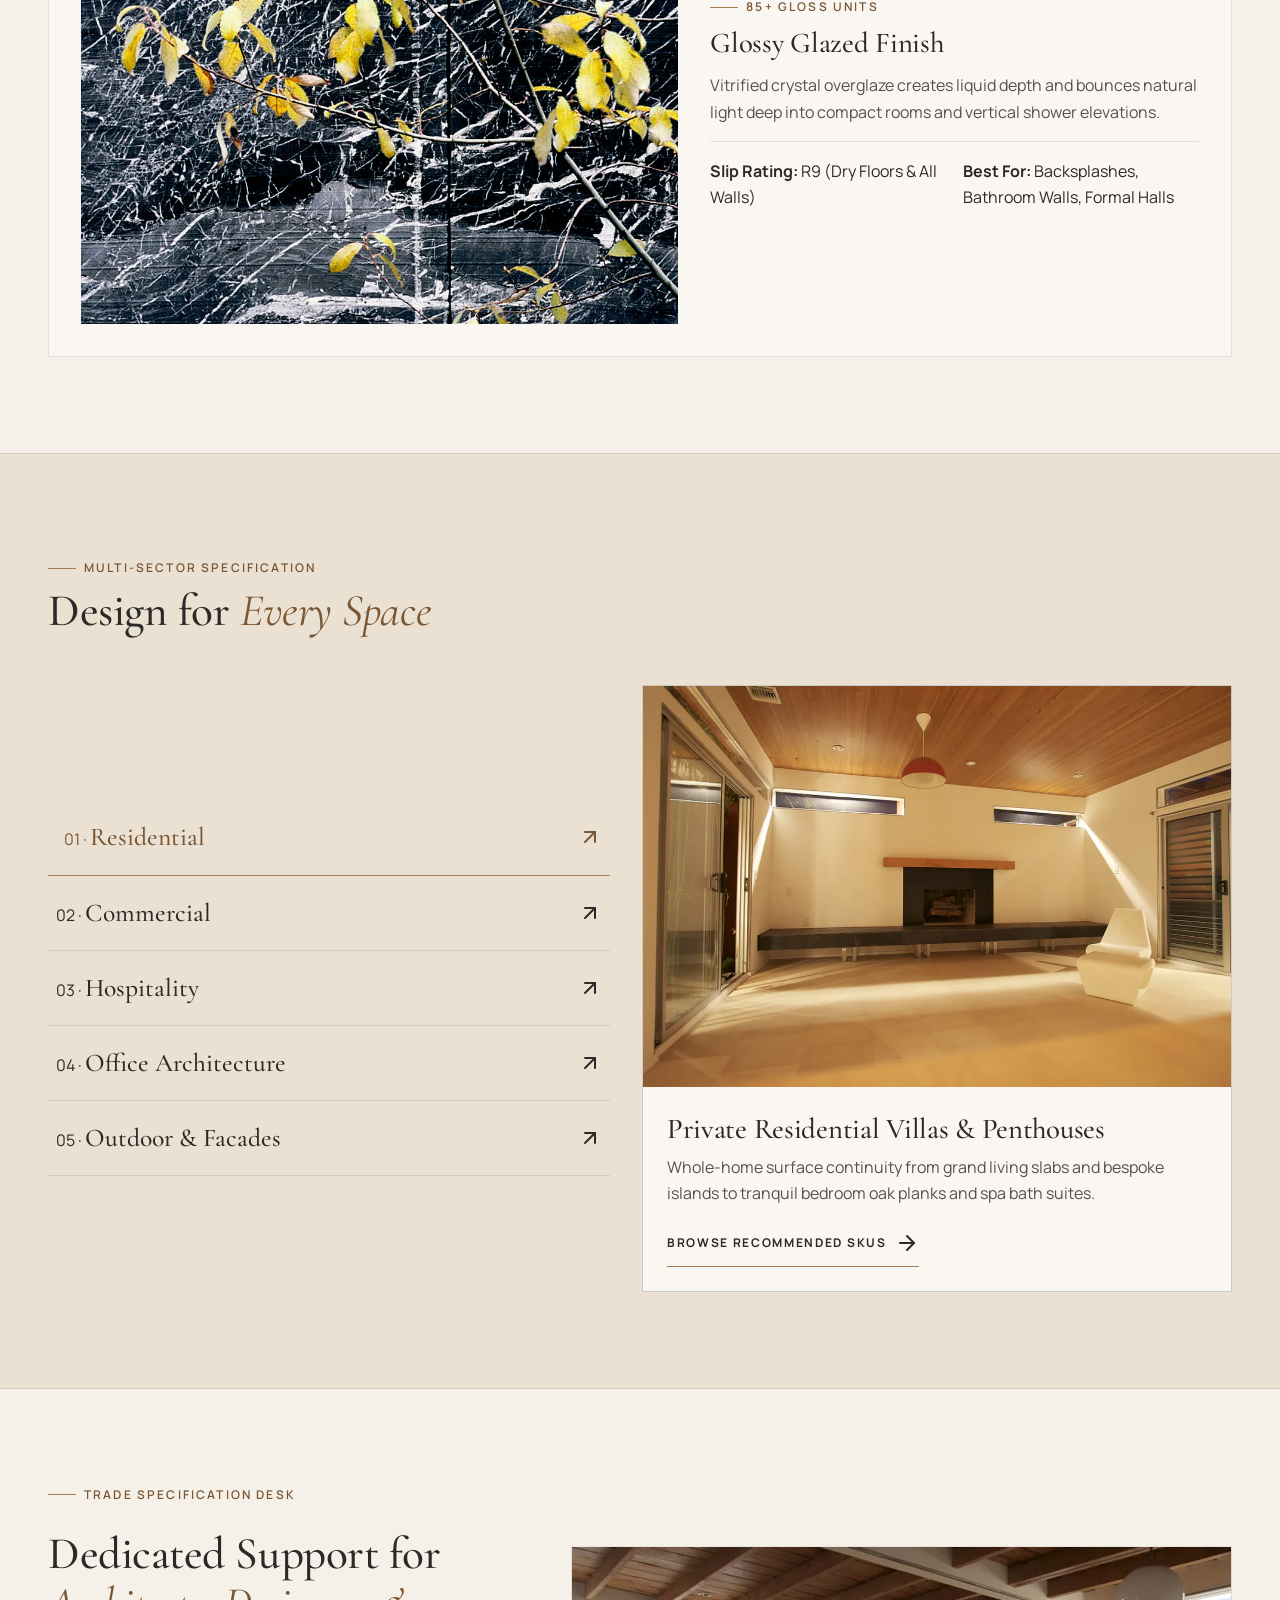
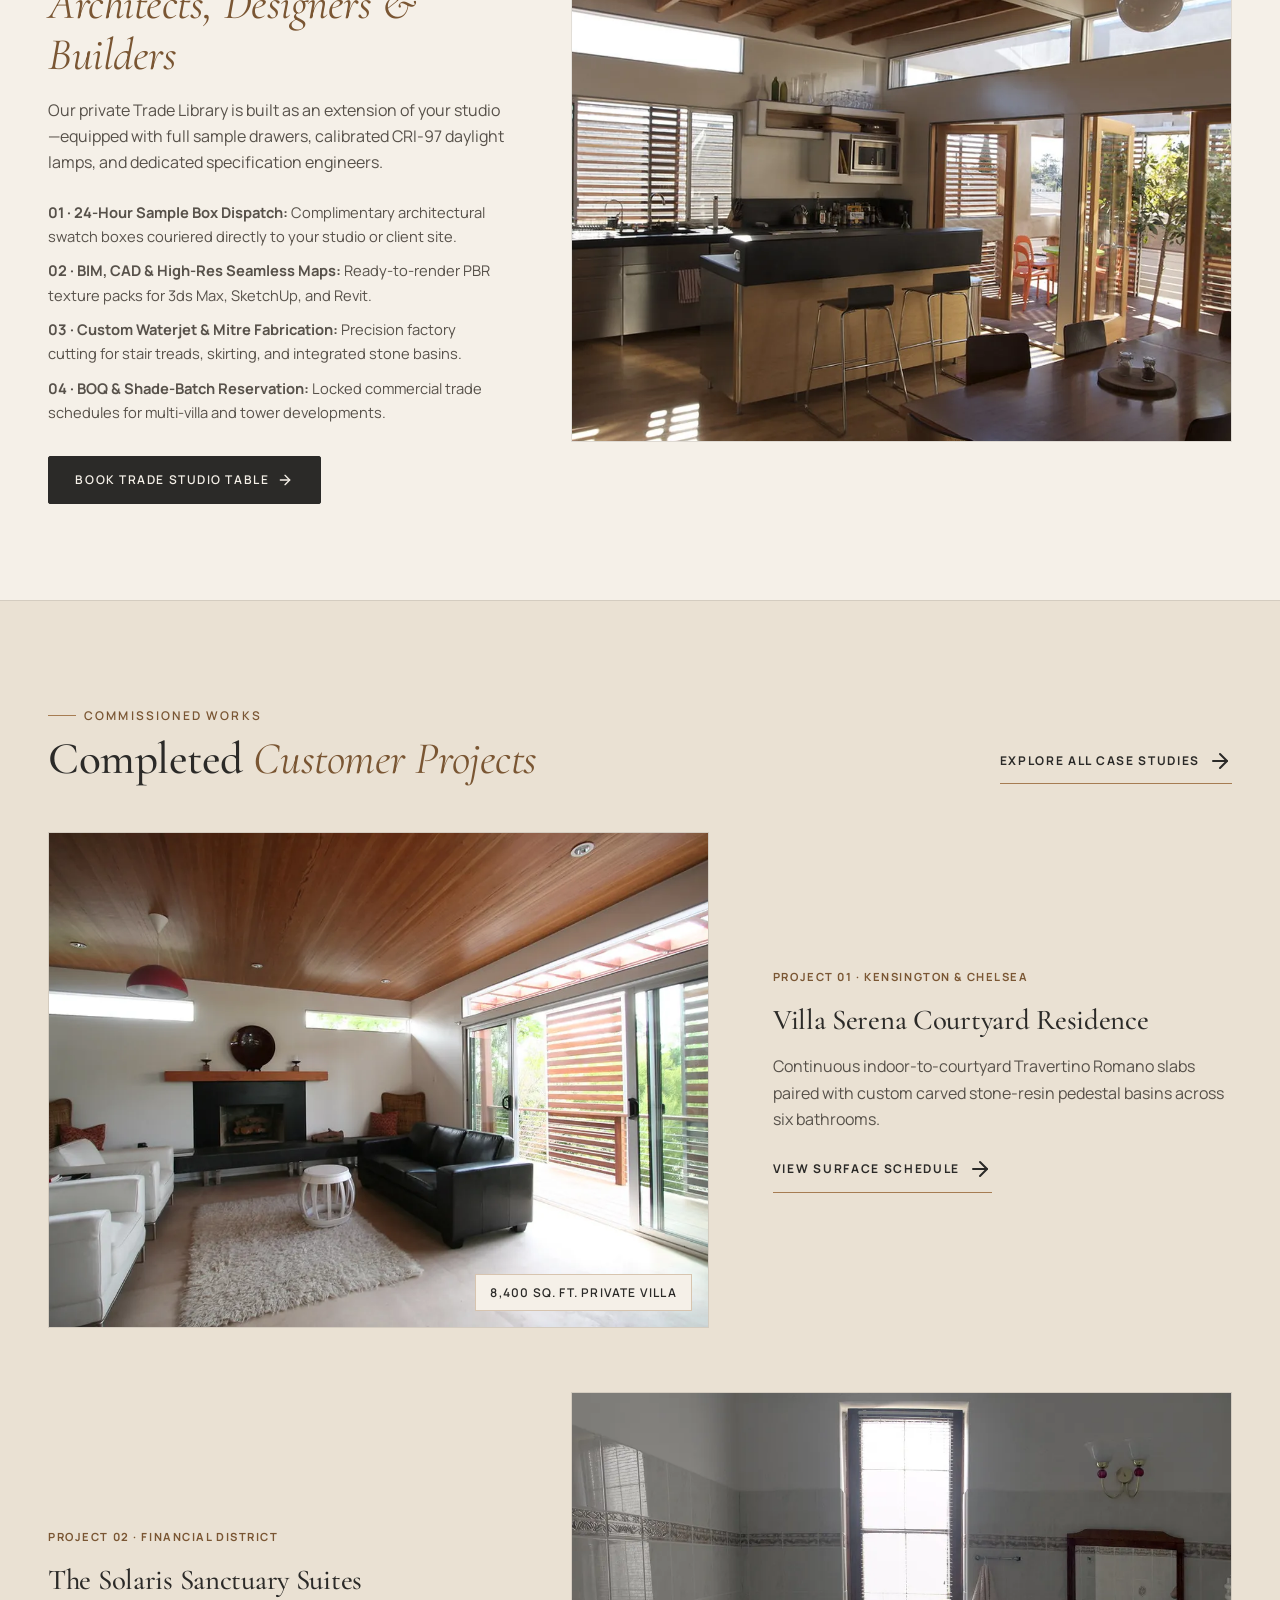
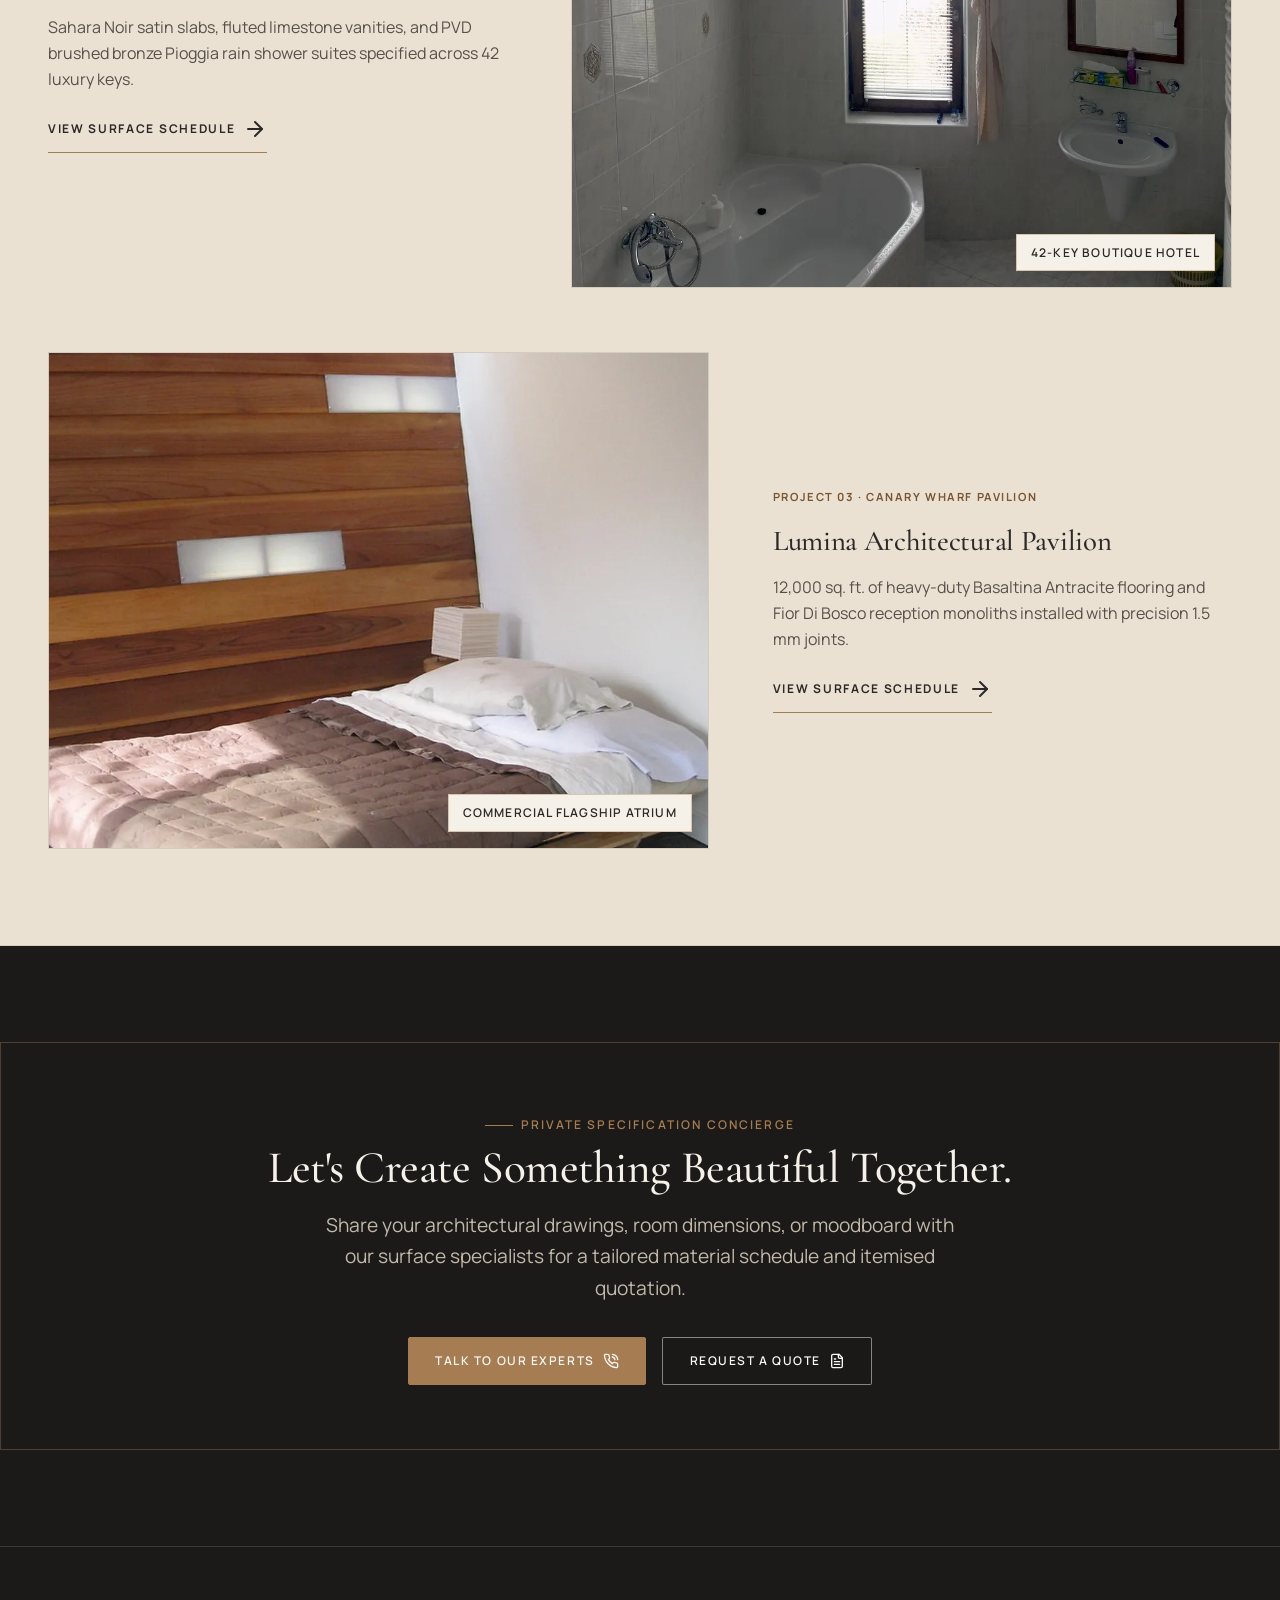
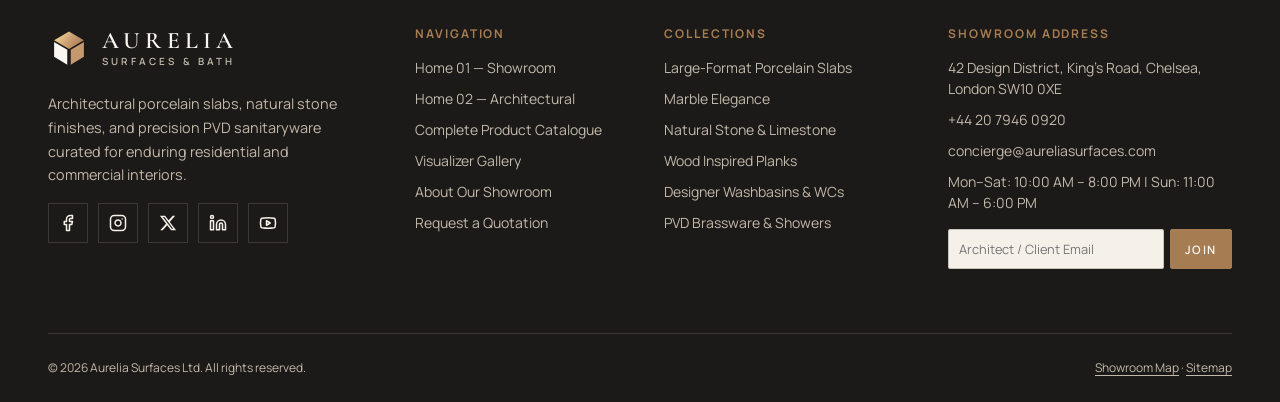
<file: home-2.html>
<!DOCTYPE html>
<html lang="en" data-theme="light" dir="ltr">

<head>
  <meta charset="UTF-8" />
  <meta name="viewport" content="width=device-width, initial-scale=1.0" />
  <title>Architectural Surfaces &amp; Design | Aurelia Showroom</title>
  <meta name="description"
    content="Experience architectural porcelain slabs, natural travertine, PVD bathware, and bespoke surface design inspiration at Aurelia Surfaces flagship atelier." />
  <meta name="robots" content="index, follow" />
  <link rel="canonical" href="https://aureliasurfaces.example.com/home-2.html" />

  <meta property="og:type" content="website" />
  <meta property="og:title" content="Architectural Surfaces &amp; Design | Aurelia Showroom" />
  <meta property="og:description"
    content="Every surface tells a story. Explore large-format sintered slabs, tactile finishes, and luxury bathware." />
  <meta property="og:image" content="assets/images/home2-hero-architectural-atrium.webp" />
  <meta property="og:url" content="https://aureliasurfaces.example.com/home-2.html" />

  <link rel="preload" as="image" href="assets/images/home2-hero-architectural-atrium.webp"
    imagesrcset="assets/images/home2-hero-architectural-atrium-sm.webp 600w, assets/images/home2-hero-architectural-atrium.webp 1600w"
    imagesizes="100vw" />
  <link rel="preload" as="font" type="font/woff2" href="assets/fonts/cormorant-garamond-600.woff2" crossorigin />
  <link rel="preload" as="font" type="font/woff2" href="assets/fonts/manrope-400.woff2" crossorigin />

  <!-- Favicon -->
  <link rel="icon" type="image/svg+xml" href="assets/images/favicon.svg" />

  <!-- Core & Theme Stylesheets -->
  <link rel="stylesheet" href="assets/css/style.css" />
  <link rel="stylesheet" href="assets/css/dark-mode.css" />
  <link rel="stylesheet" href="assets/css/rtl.css" />

  <!-- View-Specific Stylesheets (Separated Codes for Mobile, Tab, and 1024 Views) -->
  <link rel="stylesheet" href="assets/css/mobile.css" media="(max-width: 767.98px)" />
  <link rel="stylesheet" href="assets/css/tablet.css" media="(min-width: 768px) and (max-width: 1023.98px)" />
  <link rel="stylesheet" href="assets/css/desktop-1024.css" media="(min-width: 1024px)" />

  <script type="application/ld+json">
  {
    "@context": "https://schema.org",
    "@type": "HomeGoodsStore",
    "name": "Aurelia Surfaces — Architectural Design Atelier",
    "description": "Editorial destination for large-format porcelain slabs, natural stone finishes, and luxury bathroom architecture.",
    "image": "assets/images/home2-hero-architectural-atrium.webp",
    "telephone": "+44-20-7946-0920",
    "address": {
      "@type": "PostalAddress",
      "streetAddress": "42 Design District, King's Road",
      "addressLocality": "London",
      "addressRegion": "Greater London",
      "postalCode": "SW10 0XE",
      "addressCountry": "GB"
    }
  }
  </script>
</head>

<body>
  <a href="#main-content" class="skip-link">Skip to main content</a>
  <div class="scroll-progress" aria-hidden="true"></div>

  <!-- =====================================================================
       SECTION 2: MAIN NAVIGATION (STICKY HEADER)
       ===================================================================== -->
  <header class="site-header">
    <div class="container site-header__inner">
      <a href="index.html" class="brand-logo" aria-label="Aurelia Surfaces Home">
        <span class="brand-logo__mark" aria-hidden="true">
          <svg class="brand-logo__svg" width="42" height="42" viewBox="0 0 48 48" fill="none"
            xmlns="http://www.w3.org/2000/svg">
            <defs>
              <linearGradient id="goldIsoH" x1="12" y1="5" x2="36" y2="24" gradientUnits="userSpaceOnUse">
                <stop offset="0%" stop-color="#F0D498" />
                <stop offset="50%" stop-color="#C5A059" />
                <stop offset="100%" stop-color="#8C6642" />
              </linearGradient>
            </defs>
            <polygon points="24,5 41,15 24,25 7,15" fill="url(#goldIsoH)" />
            <polygon points="7,17 22,26 22,43 7,34" fill="currentColor" />
            <polygon points="26,26 41,17 41,34 26,43" fill="#A67C52" opacity="0.92" />
          </svg>
        </span>
        <span class="brand-logo__text">
          <span class="brand-logo__name">Aurelia</span>
          <span class="brand-logo__sub">Surfaces &amp; Bath</span>
        </span>
      </a>

      <nav class="main-nav" aria-label="Primary Navigation">
        <a href="index.html" class="nav-link">Home 1</a>
        <a href="home-2.html" class="nav-link is-active" aria-current="page">Home 2</a>
        <a href="about.html" class="nav-link">About</a>
        <a href="products.html" class="nav-link">Products</a>
        <a href="visualizer-gallery.html" class="nav-link">Gallery</a>
        <a href="contact.html" class="nav-link">Contact</a>
      </nav>

      <div class="header-actions">
        <div class="header-actions__tools">
          <button type="button" class="icon-btn js-open-search" aria-label="Search products" title="Search (Ctrl+K)">
            <i data-lucide="search" aria-hidden="true"></i>
          </button>
          <button type="button" class="icon-btn js-theme-toggle" aria-label="Toggle colour theme">
            <i data-lucide="moon" aria-hidden="true"></i>
          </button>
          <button type="button" class="icon-btn js-rtl-toggle" aria-label="Switch layout direction">RTL</button>
        </div>

        <div class="header-ctas">
          <a href="products.html" class="btn btn--primary btn--sm">Shop Collection</a>
        </div>

        <button type="button" class="hamburger-btn" aria-label="Toggle mobile menu" aria-expanded="false"
          aria-controls="mobile-nav-overlay">
          <span></span><span></span>
        </button>
      </div>
    </div>
  </header>

  <div class="mobile-nav-overlay" id="mobile-nav-overlay" aria-hidden="true">
    <nav aria-label="Mobile Navigation">
      <div class="mobile-nav__actions">
        <button type="button" class="icon-btn js-open-search" aria-label="Search products" title="Search">
          <i data-lucide="search" aria-hidden="true"></i>
        </button>
        <button type="button" class="icon-btn js-theme-toggle" aria-label="Toggle colour theme">
          <i data-lucide="moon" aria-hidden="true"></i>
        </button>
        <button type="button" class="icon-btn js-rtl-toggle" aria-label="Switch layout direction">RTL</button>
      </div>
      <ul class="mobile-nav__list">
        <li><a href="index.html">Home 1</a></li>
        <li><a href="home-2.html" class="is-active">Home 2</a></li>
        <li><a href="about.html">About</a></li>
        <li><a href="products.html">Products</a></li>
        <li><a href="visualizer-gallery.html">Gallery</a></li>
        <li><a href="contact.html">Contact</a></li>
      </ul>
      <div class="mobile-nav__ctas">
        <a href="products.html" class="btn btn--primary">Shop Collection</a>
      </div>
    </nav>
  </div>

  <main id="main-content">
    <!-- ===================================================================
         SECTION 3: EDITORIAL HERO – DESIGN BEYOND SURFACES (FULL-BLEED 100VH)
         =================================================================== -->
    <section class="hero-home2" aria-labelledby="home2-hero-heading">
      <div class="hero-home2__bg">
        <img src="assets/images/home2-hero-architectural-atrium.webp"
          srcset="assets/images/home2-hero-architectural-atrium-sm.webp 600w, assets/images/home2-hero-architectural-atrium.webp 1600w"
          sizes="100vw" width="1600" height="1067" fetchpriority="high"
          alt="Full-bleed architectural residence featuring monolithic stone walls and warm sunlit travertine floors" />
      </div>
      <div class="container hero-home2__content">
        <span class="eyebrow" style="color: var(--accent);">Architectural Monograph · Edition IV</span>
        <h1 id="home2-hero-heading" class="hero-home2__title">
          Every Surface Tells a Story.
        </h1>
        <div class="hero-home2__bottom">
          <p class="hero-home2__lead">
            Where geological permanence meets contemporary spatial poetry—transforming ordinary rooms into extraordinary
            architectural sanctuaries through sintered stone, tactile ceramics, and sculpted brassware.
          </p>
          <div class="hero-home2__ctas">
            <a href="#signature-collections" class="btn btn--primary">
              Explore Our World <i data-lucide="arrow-right" aria-hidden="true"></i>
            </a>
            <a href="visualizer-gallery.html" class="btn btn--outline-light">
              Find Your Style <i data-lucide="compass" aria-hidden="true"></i>
            </a>
          </div>
        </div>
      </div>
    </section>

    <!-- ===================================================================
         SECTION 4: INTRODUCTION – THE ART OF BEAUTIFUL SPACES
         =================================================================== -->
    <section class="section" aria-labelledby="art-spaces-heading">
      <div class="container">
        <div class="editorial-split reveal">
          <div class="editorial-split__content">
            <span class="eyebrow">The Art of Beautiful Spaces</span>
            <h2 id="art-spaces-heading">Where Quarry Heritage Meets <em class="editorial-italic">Kiln Innovation</em>
            </h2>
            <p class="section-lead">
              Architecture begins with the planes we walk upon and touch every morning. At Aurelia, we bridge
              centuries-old Italian and Iberian stone sensibilities with next-generation 1,250°C sintering technology.
            </p>
            <p>
              Each surface in our atelier is selected for four non-negotiable pillars: authentic mineral depth,
              micro-tactile finish fidelity, structural longevity, and effortless harmony alongside natural timber, lime
              plaster, and brushed bronze bathware.
            </p>
            <a href="about.html" class="btn-link">Read Our Brand Philosophy <i data-lucide="arrow-right"
                aria-hidden="true"></i></a>
          </div>
          <div class="editorial-split__media reveal-clip">
            <img src="assets/images/home2-intro-stone-craft.webp"
              srcset="assets/images/home2-intro-stone-craft-sm.webp 600w, assets/images/home2-intro-stone-craft.webp 1000w"
              sizes="(max-width: 959px) 94vw, 44vw" width="1000" height="1200" loading="lazy"
              alt="Minimalist carved travertine architectural staircase bathed in natural daylight" />
          </div>
        </div>
      </div>
    </section>

    <!-- ===================================================================
         SECTION 5: SIGNATURE COLLECTIONS (STICKY-IMAGE STORYTELLING)
         =================================================================== -->
    <section class="section section--stone" id="signature-collections" aria-labelledby="sig-collections-heading">
      <div class="container">
        <div class="section-header reveal">
          <span class="eyebrow">Curated Material Chapters</span>
          <h2 id="sig-collections-heading">Signature <em class="editorial-italic">Collections</em></h2>
          <p class="section-lead">Scroll through four distinct architectural surface vocabularies curated for
            residential and hospitality landmarks.</p>
        </div>

        <div class="sticky-story">
          <div class="sticky-story__visual" aria-hidden="true">
            <div class="sticky-story__frame is-active" data-story-frame="marble">
              <img src="assets/images/home2-sig-marble-elegance.webp"
                srcset="assets/images/home2-sig-marble-elegance-sm.webp 600w, assets/images/home2-sig-marble-elegance.webp 1200w"
                sizes="50vw" width="1200" height="1000" loading="lazy"
                alt="Marble Elegance bookmatched bathroom monolith" />
            </div>
            <div class="sticky-story__frame" data-story-frame="stone">
              <img src="assets/images/home2-sig-natural-stone.webp"
                srcset="assets/images/home2-sig-natural-stone-sm.webp 600w, assets/images/home2-sig-natural-stone.webp 1200w"
                sizes="50vw" width="1200" height="1000" loading="lazy"
                alt="Natural Stone sandstone and limestone villa interior" />
            </div>
            <div class="sticky-story__frame" data-story-frame="concrete">
              <img src="assets/images/home2-sig-contemporary-concrete.webp"
                srcset="assets/images/home2-sig-contemporary-concrete-sm.webp 600w, assets/images/home2-sig-contemporary-concrete.webp 1200w"
                sizes="50vw" width="1200" height="1000" loading="lazy"
                alt="Contemporary Concrete microcement-inspired architectural loft" />
            </div>
            <div class="sticky-story__frame" data-story-frame="wood">
              <img src="assets/images/home2-sig-wood-inspired.webp"
                srcset="assets/images/home2-sig-wood-inspired-sm.webp 600w, assets/images/home2-sig-wood-inspired.webp 1200w"
                sizes="50vw" width="1200" height="1000" loading="lazy"
                alt="Wood Inspired warm timber porcelain planks in minimalist house" />
            </div>
          </div>

          <div class="sticky-story__chapters">
            <article class="story-chapter" data-story-chapter="marble">
              <img class="story-chapter__mobile-img" src="assets/images/home2-sig-marble-elegance-sm.webp" width="600"
                height="500" loading="lazy" alt="Marble Elegance showcase" />
              <span class="eyebrow">Chapter I · Apuan Alps Heritage</span>
              <h3>Marble Elegance</h3>
              <p style="margin-block: 1rem 1.25rem;">Dramatic Calacatta Oro, Sahara Noir, and Verde Alpi veins rendered
                across 6 mm and 12 mm sintered slabs. Ideal for continuous waterfall islands, floor-to-ceiling bath
                walls, and formal foyers.</p>
              <a href="products.html?category=Marble%20%26%20Stone%20Finish%20Tiles"
                class="btn btn--outline btn--sm">Specify Marble Elegance</a>
            </article>

            <article class="story-chapter" data-story-chapter="stone">
              <img class="story-chapter__mobile-img" src="assets/images/home2-sig-natural-stone-sm.webp" width="600"
                height="500" loading="lazy" alt="Natural Stone showcase" />
              <span class="eyebrow">Chapter II · Geological Calm</span>
              <h3>Natural Stone</h3>
              <p style="margin-block: 1rem 1.25rem;">Warm Roman travertine, Jura fossil limestone, and Alpine quartzite
                with micro-engraved pores that respond organically to grazing daylight from courtyard windows.</p>
              <a href="products.html?category=Floor%20Tiles" class="btn btn--outline btn--sm">Specify Natural Stone</a>
            </article>

            <article class="story-chapter" data-story-chapter="concrete">
              <img class="story-chapter__mobile-img" src="assets/images/home2-sig-contemporary-concrete-sm.webp"
                width="600" height="500" loading="lazy" alt="Contemporary Concrete showcase" />
              <span class="eyebrow">Chapter III · Quiet Minimalism</span>
              <h3>Contemporary Concrete</h3>
              <p style="margin-block: 1rem 1.25rem;">Trowel-soft microcement and architectural shuttered-concrete
                textures in warm greige, taupe, and charcoal—offering gallery serenity without hairline shrinkage
                cracks.</p>
              <a href="products.html?category=Porcelain%20Slabs" class="btn btn--outline btn--sm">Specify Concrete
                Series</a>
            </article>

            <article class="story-chapter" data-story-chapter="wood" style="border-bottom: 0;">
              <img class="story-chapter__mobile-img" src="assets/images/home2-sig-wood-inspired-sm.webp" width="600"
                height="500" loading="lazy" alt="Wood Inspired showcase" />
              <span class="eyebrow">Chapter IV · Biophilic Warmth</span>
              <h3>Wood Inspired</h3>
              <p style="margin-block: 1rem 1.25rem;">Long-plank honey oak, smoked ash, and Canaletto walnut herringbone
                porcelain engineered to flow seamlessly from master bedrooms onto open rain-washed balconies.</p>
              <a href="products.html?category=Wooden%20Finish%20Tiles" class="btn btn--outline btn--sm">Specify Wood
                Planks</a>
            </article>
          </div>
        </div>
      </div>
    </section>

    <!-- ===================================================================
         SECTION 6: EXPLORE BY LIFESTYLE (EXPANDING VERTICAL PANELS)
         =================================================================== -->
    <section class="section" aria-labelledby="lifestyle-heading">
      <div class="container">
        <div class="section-header reveal">
          <span class="eyebrow">Aesthetic Moods</span>
          <h2 id="lifestyle-heading">Explore by <em class="editorial-italic">Lifestyle</em></h2>
          <p class="section-lead">Hover or select an aesthetic direction to expand curated surface recommendations.</p>
        </div>

        <div class="lifestyle-panels reveal">
          <article class="lifestyle-panel is-active" tabindex="0">
            <img src="assets/images/home2-life-minimalist.webp"
              srcset="assets/images/home2-life-minimalist-sm.webp 600w, assets/images/home2-life-minimalist.webp 900w"
              sizes="(max-width: 959px) 94vw, 38vw" width="900" height="1200" loading="lazy"
              alt="Minimalist Living interior with warm limestone floor tiles" />
            <div class="lifestyle-panel__content">
              <span class="eyebrow" style="color: var(--accent);">01</span>
              <h3 class="lifestyle-panel__title">Minimalist Living</h3>
              <p class="lifestyle-panel__desc">Monochromatic chalk, oatmeal limestone, and 1.5 mm tonal grout joints for
                calm, uncluttered rooms.</p>
            </div>
          </article>

          <article class="lifestyle-panel" tabindex="0">
            <img src="assets/images/home2-life-luxury.webp"
              srcset="assets/images/home2-life-luxury-sm.webp 600w, assets/images/home2-life-luxury.webp 900w"
              sizes="(max-width: 959px) 94vw, 38vw" width="900" height="1200" loading="lazy"
              alt="Luxury Interiors dining hall with bookmatched marble slabs" />
            <div class="lifestyle-panel__content">
              <span class="eyebrow" style="color: var(--accent);">02</span>
              <h3 class="lifestyle-panel__title">Luxury Interiors</h3>
              <p class="lifestyle-panel__desc">Bookmatched Calacatta Oro, Sahara Noir, and PVD champagne-bronze accents
                for statement residences.</p>
            </div>
          </article>

          <article class="lifestyle-panel" tabindex="0">
            <img src="assets/images/home2-life-modern-bath.webp"
              srcset="assets/images/home2-life-modern-bath-sm.webp 600w, assets/images/home2-life-modern-bath.webp 900w"
              sizes="(max-width: 959px) 94vw, 38vw" width="900" height="1200" loading="lazy"
              alt="Modern Bathrooms skylight wet room clad in charcoal stone" />
            <div class="lifestyle-panel__content">
              <span class="eyebrow" style="color: var(--accent);">03</span>
              <h3 class="lifestyle-panel__title">Modern Bathrooms</h3>
              <p class="lifestyle-panel__desc">Private wellness wet rooms pairing R10 silk slabs with ceiling-flush rain
                hydrotherapy.</p>
            </div>
          </article>

          <article class="lifestyle-panel" tabindex="0">
            <img src="assets/images/home2-life-warm-natural.webp"
              srcset="assets/images/home2-life-warm-natural-sm.webp 600w, assets/images/home2-life-warm-natural.webp 900w"
              sizes="(max-width: 959px) 94vw, 38vw" width="900" height="1200" loading="lazy"
              alt="Warm Natural Spaces villa room with terracotta and travertine textures" />
            <div class="lifestyle-panel__content">
              <span class="eyebrow" style="color: var(--accent);">04</span>
              <h3 class="lifestyle-panel__title">Warm Natural Spaces</h3>
              <p class="lifestyle-panel__desc">Raw terracotta, vein-cut travertine, and brushed honey-oak planks
                inspired by Mediterranean villas.</p>
            </div>
          </article>

          <article class="lifestyle-panel" tabindex="0">
            <img src="assets/images/home2-life-contemporary-arch.webp"
              srcset="assets/images/home2-life-contemporary-arch-sm.webp 600w, assets/images/home2-life-contemporary-arch.webp 900w"
              sizes="(max-width: 959px) 94vw, 38vw" width="900" height="1200" loading="lazy"
              alt="Contemporary Architecture stone pavilion and outdoor terrace" />
            <div class="lifestyle-panel__content">
              <span class="eyebrow" style="color: var(--accent);">05</span>
              <h3 class="lifestyle-panel__title">Contemporary Architecture</h3>
              <p class="lifestyle-panel__desc">Ventilated facade slabs, 20 mm structural pavers, and fluted
                architectural stone reliefs.</p>
            </div>
          </article>
        </div>
      </div>
    </section>

    <!-- ===================================================================
         SECTION 7: LARGE FORMAT TILES SHOWCASE (DARK TECHNICAL SPEC BAND)
         =================================================================== -->
    <section class="section section--dark" aria-labelledby="large-format-heading">
      <div class="container">
        <div class="editorial-split reveal">
          <div class="editorial-split__media reveal-clip" style="border-color: var(--border-on-dark);">
            <img src="assets/images/home2-large-format-slab.webp"
              srcset="assets/images/home2-large-format-slab-sm.webp 600w, assets/images/home2-large-format-slab.webp 1400w"
              sizes="(max-width: 959px) 94vw, 56vw" width="1400" height="900" loading="lazy"
              alt="Oversized 1600x3200mm large-format porcelain slab installed seamlessly across wall and island" />
          </div>
          <div class="editorial-split__content">
            <span class="eyebrow">Monolithic Engineering</span>
            <h2 id="large-format-heading">Large-Format <em class="editorial-italic">Porcelain Slabs</em></h2>
            <p>
              Spanning up to 3.2 metres in height, our sintered stone slabs eliminate visual grid clutter—allowing
              uninterrupted marble veins across walls, islands, custom dining tables, and concealed doors.
            </p>
            <div
              style="width: 100%; display: grid; grid-template-columns: repeat(3, 1fr); gap: 12px; padding-block: 1rem; border-block: 1px solid var(--border-on-dark);">
              <div>
                <strong
                  style="color: var(--accent); font-family: var(--font-serif); font-size: 1.4rem; display: block;">1600×3200</strong>
                <span style="font-size: 0.75rem; color: var(--text-on-dark-muted);">12 mm Counter &amp; Wall</span>
              </div>
              <div>
                <strong
                  style="color: var(--accent); font-family: var(--font-serif); font-size: 1.4rem; display: block;">1200×2800</strong>
                <span style="font-size: 0.75rem; color: var(--text-on-dark-muted);">6 mm Zero-Cut Ceiling</span>
              </div>
              <div>
                <strong
                  style="color: var(--accent); font-family: var(--font-serif); font-size: 1.4rem; display: block;">1200×2400</strong>
                <span style="font-size: 0.75rem; color: var(--text-on-dark-muted);">9 mm Floor &amp; Wet Zone</span>
              </div>
            </div>
            <p style="font-size: 0.875rem;">
              <strong>Finishes &amp; Applications:</strong> Bookmatched Polished, Honed Cashmere, Silk Satin ·
              Countertops, Integrated Basins, Lift Lobbies &amp; Furniture Joinery.
            </p>
            <a href="products.html?category=Porcelain%20Slabs" class="btn btn--primary">Explore Porcelain Slabs <i
                data-lucide="arrow-right" aria-hidden="true"></i></a>
          </div>
        </div>
      </div>
    </section>

    <!-- ===================================================================
         SECTION 8: SANITARYWARE & BATHROOM ELEGANCE (5-PIECE LOOKBOOK MOSAIC)
         =================================================================== -->
    <section class="section" aria-labelledby="bath-elegance-heading">
      <div class="container">
        <div class="section-header section-header--split reveal">
          <div class="section-header__main">
            <span class="eyebrow">Sculpted Water &amp; Stone</span>
            <h2 id="bath-elegance-heading">Sanitaryware &amp; <em class="editorial-italic">Bathroom Elegance</em></h2>
            <p class="section-lead">Complete your tile palette with architectural vessels, rimless WCs, and
              colour-matched PVD brassware.</p>
          </div>
          <a href="products.html?category=Washbasins" class="btn btn--outline">View Bathware Suite <i
              data-lucide="arrow-right" aria-hidden="true"></i></a>
        </div>

        <div class="bath-lookbook">
          <article class="bath-lookbook__item reveal">
            <div class="bath-lookbook__media">
              <img src="assets/images/home2-bath-washbasin.webp"
                srcset="assets/images/home2-bath-washbasin-sm.webp 600w, assets/images/home2-bath-washbasin.webp 900w"
                sizes="(max-width: 767px) 94vw, 46vw" width="900" height="1000" loading="lazy"
                alt="Carved stone-resin and thin-rim ceramic modern washbasin" />
            </div>
            <span class="lux-card__code">01 · Vessel &amp; Pedestal</span>
            <h3>Modern Washbasins</h3>
            <p style="font-size: 0.9rem;">5 mm knife-rim fireclay vessels, monolithic freestanding pedestals, and mitred
              stone tops.</p>
          </article>

          <article class="bath-lookbook__item reveal">
            <div class="bath-lookbook__media">
              <img src="assets/images/home2-bath-designer-wc.webp"
                srcset="assets/images/home2-bath-designer-wc-sm.webp 600w, assets/images/home2-bath-designer-wc.webp 900w"
                sizes="(max-width: 767px) 94vw, 46vw" width="900" height="1000" loading="lazy"
                alt="Minimalist rimless wall-hung designer toilet in tiled bathroom" />
            </div>
            <span class="lux-card__code">02 · Rimless &amp; Intelligent</span>
            <h3>Designer Toilets (WCs)</h3>
            <p style="font-size: 0.9rem;">Whisper-vortex wall-hung pans in satin ivory or matte charcoal, plus smart
              Senso-Wash bidet suites.</p>
          </article>

          <article class="bath-lookbook__item reveal">
            <div class="bath-lookbook__media">
              <img src="assets/images/home2-bath-brushed-faucet.webp"
                srcset="assets/images/home2-bath-brushed-faucet-sm.webp 600w, assets/images/home2-bath-brushed-faucet.webp 900w"
                sizes="(max-width: 767px) 94vw, 30vw" width="900" height="1000" loading="lazy"
                alt="PVD brushed bronze basin mixer tap with knurled lever" />
            </div>
            <span class="lux-card__code">03 · Solid DZR Brass</span>
            <h3>Faucets &amp; Mixers</h3>
            <p style="font-size: 0.9rem;">PVD brushed bronze, champagne gold, and gunmetal taps with Swiss laminar
              aerators.</p>
          </article>

          <article class="bath-lookbook__item reveal">
            <div class="bath-lookbook__media">
              <img src="assets/images/home2-bath-rain-shower.webp"
                srcset="assets/images/home2-bath-rain-shower-sm.webp 600w, assets/images/home2-bath-rain-shower.webp 900w"
                sizes="(max-width: 767px) 94vw, 30vw" width="900" height="1000" loading="lazy"
                alt="Ceiling-flush thermostatic rain shower system in stone wet room" />
            </div>
            <span class="lux-card__code">04 · Hydrotherapy</span>
            <h3>Shower Systems</h3>
            <p style="font-size: 0.9rem;">Ceiling-flush rain heads, waterfall blades, and 38°C safe-stop thermostatic
              valves.</p>
          </article>

          <article class="bath-lookbook__item reveal">
            <div class="bath-lookbook__media">
              <img src="assets/images/home2-bath-accessories.webp"
                srcset="assets/images/home2-bath-accessories-sm.webp 600w, assets/images/home2-bath-accessories.webp 900w"
                sizes="(max-width: 767px) 94vw, 30vw" width="900" height="1000" loading="lazy"
                alt="Backlit bronze bathroom mirror and travertine vanity accessories" />
            </div>
            <span class="lux-card__code">05 · Finishing Details</span>
            <h3>Bathroom Accessories</h3>
            <p style="font-size: 0.9rem;">Heated brass towel rails, anti-fog halo mirrors, and carved travertine counter
              ensembles.</p>
          </article>
        </div>
      </div>
    </section>

    <!-- ===================================================================
         SECTION 9: DESIGN INSPIRATION – BEFORE & AFTER (DRAGGABLE SLIDER)
         =================================================================== -->
    <section class="section section--stone" id="design-inspiration" aria-labelledby="ba-heading">
      <div class="container">
        <div class="section-header section-header--center reveal">
          <span class="eyebrow">Spatial Transformation</span>
          <h2 id="ba-heading">Design Inspiration — <em class="editorial-italic">Before &amp; After</em></h2>
          <p class="section-lead">Drag the bronze divider to witness how replacing small dated ceramics with vein-cut
            travertine slabs and PVD brassware transforms an ordinary room.</p>
        </div>

        <div class="ba-slider reveal" aria-label="Before and after bathroom renovation comparison">
          <div class="ba-slider__after">
            <img src="assets/images/home2-ba-after-room.webp"
              srcset="assets/images/home2-ba-after-room-sm.webp 600w, assets/images/home2-ba-after-room.webp 1200w"
              sizes="(max-width: 1360px) 94vw, 1280px" width="1200" height="800" loading="lazy"
              alt="After renovation: warm luxury marble and travertine spa bathroom with vessel basin" />
            <span class="ba-slider__label ba-slider__label--after">After · Aurelia Travertine &amp; PVD Suite</span>
          </div>
          <div class="ba-slider__before">
            <img src="assets/images/home2-ba-before-room.webp"
              srcset="assets/images/home2-ba-before-room-sm.webp 600w, assets/images/home2-ba-before-room.webp 1200w"
              sizes="(max-width: 1360px) 94vw, 1280px" width="1200" height="800" loading="lazy"
              alt="Before renovation: plain dated apartment bathroom with small white tiles" />
            <span class="ba-slider__label ba-slider__label--before">Before · Standard Builder Tile</span>
          </div>
          <div class="ba-slider__handle" aria-hidden="true">
            <span class="ba-slider__knob"><i data-lucide="move-horizontal"></i></span>
          </div>
          <label for="home2-ba-range" class="sr-only">Slide to compare before and after renovation</label>
          <input type="range" id="home2-ba-range" class="ba-slider__range" min="5" max="95" value="50" />
        </div>
      </div>
    </section>

    <!-- ===================================================================
         SECTION 10: MATERIAL & FINISH GUIDE (INTERACTIVE 6-TAB SELECTOR)
         =================================================================== -->
    <section class="section" aria-labelledby="finish-guide-heading">
      <div class="container">
        <div class="section-header section-header--center reveal">
          <span class="eyebrow">Technical Tactility</span>
          <h2 id="finish-guide-heading">Material &amp; <em class="editorial-italic">Finish Guide</em></h2>
          <p class="section-lead">Understanding surface micro-topography ensures every room receives the ideal balance
            of sheen, touch, and barefoot traction.</p>
        </div>

        <div class="finish-tabs__nav" role="tablist" aria-label="Tile surface finishes">
          <button type="button" class="finish-tab-btn" role="tab" aria-selected="true"
            data-finish-tab="glossy">Glossy</button>
          <button type="button" class="finish-tab-btn" role="tab" aria-selected="false"
            data-finish-tab="matte">Matte</button>
          <button type="button" class="finish-tab-btn" role="tab" aria-selected="false"
            data-finish-tab="satin">Satin</button>
          <button type="button" class="finish-tab-btn" role="tab" aria-selected="false"
            data-finish-tab="textured">Textured</button>
          <button type="button" class="finish-tab-btn" role="tab" aria-selected="false"
            data-finish-tab="polished">Polished</button>
          <button type="button" class="finish-tab-btn" role="tab" aria-selected="false"
            data-finish-tab="natural">Natural Stone</button>
        </div>

        <!-- Glossy -->
        <div class="finish-panel is-active" role="tabpanel" data-finish-panel="glossy">
          <img src="assets/images/home2-finish-glossy.webp"
            srcset="assets/images/home2-finish-glossy-sm.webp 600w, assets/images/home2-finish-glossy.webp 1000w"
            sizes="(max-width: 899px) 92vw, 50vw" width="1000" height="750" loading="lazy"
            alt="Glossy glazed tile finish reflecting ambient architectural light" />
          <div>
            <span class="eyebrow">85+ Gloss Units</span>
            <h3>Glossy Glazed Finish</h3>
            <p style="margin-top: 0.75rem;">Vitrified crystal overglaze creates liquid depth and bounces natural light
              deep into compact rooms and vertical shower elevations.</p>
            <div class="finish-specs">
              <div><strong>Slip Rating:</strong> R9 (Dry Floors &amp; All Walls)</div>
              <div><strong>Best For:</strong> Backsplashes, Bathroom Walls, Formal Halls</div>
            </div>
          </div>
        </div>

        <!-- Matte -->
        <div class="finish-panel" role="tabpanel" data-finish-panel="matte">
          <img src="assets/images/home2-finish-matte.webp"
            srcset="assets/images/home2-finish-matte-sm.webp 600w, assets/images/home2-finish-matte.webp 1000w"
            sizes="(max-width: 899px) 92vw, 50vw" width="1000" height="750" loading="lazy"
            alt="Matte non-reflective limestone porcelain finish" />
          <div>
            <span class="eyebrow">Zero Specular Glare</span>
            <h3>Architectural Matte Finish</h3>
            <p style="margin-top: 0.75rem;">Absorbs harsh downlight reflections for serene contemporary galleries,
              minimalist living zones, and high-traffic family kitchens.</p>
            <div class="finish-specs">
              <div><strong>Slip Rating:</strong> R10 All-Round Grip</div>
              <div><strong>Best For:</strong> Open-Plan Living, Kitchens, Bedrooms</div>
            </div>
          </div>
        </div>

        <!-- Satin -->
        <div class="finish-panel" role="tabpanel" data-finish-panel="satin">
          <img src="assets/images/home2-finish-satin.webp"
            srcset="assets/images/home2-finish-satin-sm.webp 600w, assets/images/home2-finish-satin.webp 1000w"
            sizes="(max-width: 899px) 92vw, 50vw" width="1000" height="750" loading="lazy"
            alt="Velvety satin silk honed cream porcelain surface" />
          <div>
            <span class="eyebrow">Cashmere Soft Touch</span>
            <h3>Satin / Silk Honed Finish</h3>
            <p style="margin-top: 0.75rem;">Micro-brushed with fine diamond pads after firing to achieve a warm,
              candlelit wax glow that feels extraordinarily smooth underfoot.</p>
            <div class="finish-specs">
              <div><strong>Slip Rating:</strong> R9–R10 Barefoot Comfort</div>
              <div><strong>Best For:</strong> Master Suites, Island Tops, Boutique Spas</div>
            </div>
          </div>
        </div>

        <!-- Textured -->
        <div class="finish-panel" role="tabpanel" data-finish-panel="textured">
          <img src="assets/images/home2-finish-textured.webp"
            srcset="assets/images/home2-finish-textured-sm.webp 600w, assets/images/home2-finish-textured.webp 1000w"
            sizes="(max-width: 899px) 92vw, 50vw" width="1000" height="750" loading="lazy"
            alt="Textured bush-hammered and fluted anti-slip stone surface" />
          <div>
            <span class="eyebrow">High Wet Traction</span>
            <h3>Textured &amp; Structured Finish</h3>
            <p style="margin-top: 0.75rem;">Three-dimensional bush-hammered, cleft-slate, and fluted reliefs engineered
              for monsoon balconies, pool decks, and architectural facade walls.</p>
            <div class="finish-specs">
              <div><strong>Slip Rating:</strong> R11 – R12 Exterior Safe</div>
              <div><strong>Best For:</strong> Pool Decks, Wet Showers, Driveways</div>
            </div>
          </div>
        </div>

        <!-- Polished -->
        <div class="finish-panel" role="tabpanel" data-finish-panel="polished">
          <img src="assets/images/home2-finish-polished.webp"
            srcset="assets/images/home2-finish-polished-sm.webp 600w, assets/images/home2-finish-polished.webp 1000w"
            sizes="(max-width: 899px) 92vw, 50vw" width="1000" height="750" loading="lazy"
            alt="Diamond-polished Nero and gold-veined porcelain slab" />
          <div>
            <span class="eyebrow">Mirror Clarity</span>
            <h3>Diamond Polished &amp; Lappato</h3>
            <p style="margin-top: 0.75rem;">Mechanically diamond-buffed sintered surfaces offering razor-sharp
              reflection and dramatic mineral colour saturation.</p>
            <div class="finish-specs">
              <div><strong>Slip Rating:</strong> R9 Dry Luxury Zones</div>
              <div><strong>Best For:</strong> Hotel Lobbies, Feature Walls, Dining Halls</div>
            </div>
          </div>
        </div>

        <!-- Natural Stone -->
        <div class="finish-panel" role="tabpanel" data-finish-panel="natural">
          <img src="assets/images/home2-finish-natural-stone.webp"
            srcset="assets/images/home2-finish-natural-stone-sm.webp 600w, assets/images/home2-finish-natural-stone.webp 1000w"
            sizes="(max-width: 899px) 92vw, 50vw" width="1000" height="750" loading="lazy"
            alt="Natural stone pore finish mimicking raw Roman travertine" />
          <div>
            <span class="eyebrow">Synchronized Digital Relief</span>
            <h3>Natural Stone Grain Finish</h3>
            <p style="margin-top: 0.75rem;">3D ink-and-carve synchronization aligns tiny travertine pits directly over
              mineral veins—indistinguishable from quarried block stone.</p>
            <div class="finish-specs">
              <div><strong>Slip Rating:</strong> R10 Natural Grip</div>
              <div><strong>Best For:</strong> Biophilic Villas, Courtyards, Fireplaces</div>
            </div>
          </div>
        </div>
      </div>
    </section>

    <!-- ===================================================================
         SECTION 11: DESIGN FOR EVERY SPACE (INTERACTIVE SECTOR ROWS)
         =================================================================== -->
    <section class="section section--stone" aria-labelledby="every-space-heading">
      <div class="container">
        <div class="section-header reveal">
          <span class="eyebrow">Multi-Sector Specification</span>
          <h2 id="every-space-heading">Design for <em class="editorial-italic">Every Space</em></h2>
        </div>

        <div class="sector-showcase reveal">
          <div role="group" aria-label="Application sectors">
            <button type="button" class="sector-row-btn is-active" data-sector-btn
              data-img="assets/images/home2-space-residential.webp"
              data-img-sm="assets/images/home2-space-residential-sm.webp"
              data-title="Private Residential Villas &amp; Penthouses"
              data-desc="Whole-home surface continuity from grand living slabs and bespoke islands to tranquil bedroom oak planks and spa bath suites."
              data-href="products.html?room=Living%20Room">
              <span>01 · <strong>Residential</strong></span>
              <i data-lucide="arrow-up-right" aria-hidden="true"></i>
            </button>

            <button type="button" class="sector-row-btn" data-sector-btn
              data-img="assets/images/home2-space-commercial.webp"
              data-img-sm="assets/images/home2-space-commercial-sm.webp"
              data-title="Flagship Retail &amp; Commercial Galleries"
              data-desc="PEI-5 &amp; full-body porcelain engineered to endure heavy daily footfall in luxury boutiques, showrooms, and shopping concourses."
              data-href="products.html?room=Commercial%20Spaces">
              <span>02 · <strong>Commercial</strong></span>
              <i data-lucide="arrow-up-right" aria-hidden="true"></i>
            </button>

            <button type="button" class="sector-row-btn" data-sector-btn
              data-img="assets/images/home2-space-hospitality.webp"
              data-img-sm="assets/images/home2-space-hospitality-sm.webp"
              data-title="Luxury Hospitality, Resorts &amp; Fine Dining"
              data-desc="Bookmatched reception monoliths, stain-impervious bar counters, and coordinated PVD brassware across guest suites."
              data-href="products.html?category=Porcelain%20Slabs">
              <span>03 · <strong>Hospitality</strong></span>
              <i data-lucide="arrow-up-right" aria-hidden="true"></i>
            </button>

            <button type="button" class="sector-row-btn" data-sector-btn
              data-img="assets/images/home2-space-office.webp" data-img-sm="assets/images/home2-space-office-sm.webp"
              data-title="Corporate Atriums &amp; Executive Workspaces"
              data-desc="Low-glare acoustic-friendly stone floors, raised-access floor compatible tiles, and hygienic touchless commercial washrooms."
              data-href="products.html?room=Commercial%20Spaces">
              <span>04 · <strong>Office Architecture</strong></span>
              <i data-lucide="arrow-up-right" aria-hidden="true"></i>
            </button>

            <button type="button" class="sector-row-btn" data-sector-btn
              data-img="assets/images/home2-space-outdoor.webp" data-img-sm="assets/images/home2-space-outdoor-sm.webp"
              data-title="Landscapes, Pool Decks &amp; Ventilated Facades"
              data-desc="20 mm structural outdoor pavers and lightweight UV-immune exterior cladding slabs built for extreme climates."
              data-href="products.html?category=Outdoor%20%26%20Parking%20Tiles">
              <span>05 · <strong>Outdoor &amp; Facades</strong></span>
              <i data-lucide="arrow-up-right" aria-hidden="true"></i>
            </button>
          </div>

          <div class="sector-preview">
            <img id="sector-preview-img" src="assets/images/home2-space-residential.webp"
              srcset="assets/images/home2-space-residential-sm.webp 600w, assets/images/home2-space-residential.webp 1100w"
              sizes="(max-width: 959px) 94vw, 48vw" width="1100" height="750" loading="lazy"
              alt="Private Residential Villas and Penthouses" />
            <div class="sector-preview__body">
              <h3 id="sector-preview-title">Private Residential Villas &amp; Penthouses</h3>
              <p id="sector-preview-desc" style="margin-block: 0.5rem 1rem;">Whole-home surface continuity from grand
                living slabs and bespoke islands to tranquil bedroom oak planks and spa bath suites.</p>
              <a id="sector-preview-link" href="products.html?room=Living%20Room" class="btn-link">Browse Recommended
                SKUs <i data-lucide="arrow-right" aria-hidden="true"></i></a>
            </div>
          </div>
        </div>
      </div>
    </section>

    <!-- ===================================================================
         SECTION 12: ARCHITECTS & INTERIOR DESIGNERS (TRADE ATELIER SPLIT)
         =================================================================== -->
    <section class="section" aria-labelledby="trade-atelier-heading">
      <div class="container">
        <div class="editorial-split editorial-split--reverse reveal">
          <div class="editorial-split__media reveal-clip">
            <img src="assets/images/home2-trade-architect-studio.webp"
              srcset="assets/images/home2-trade-architect-studio-sm.webp 600w, assets/images/home2-trade-architect-studio.webp 1100w"
              sizes="(max-width: 959px) 94vw, 48vw" width="1100" height="900" loading="lazy"
              alt="Architect and interior designer curating stone, tile, and PVD brass moodboards" />
          </div>
          <div class="editorial-split__content">
            <span class="eyebrow">Trade Specification Desk</span>
            <h2 id="trade-atelier-heading">Dedicated Support for <em class="editorial-italic">Architects, Designers
                &amp; Builders</em></h2>
            <p>
              Our private Trade Library is built as an extension of your studio—equipped with full sample drawers,
              calibrated CRI-97 daylight lamps, and dedicated specification engineers.
            </p>
            <ul
              style="display: grid; gap: 10px; font-size: 0.92rem; color: var(--text-secondary); margin-block: 0.5rem 1rem;">
              <li><strong>01 · 24-Hour Sample Box Dispatch:</strong> Complimentary architectural swatch boxes couriered
                directly to your studio or client site.</li>
              <li><strong>02 · BIM, CAD &amp; High-Res Seamless Maps:</strong> Ready-to-render PBR texture packs for 3ds
                Max, SketchUp, and Revit.</li>
              <li><strong>03 · Custom Waterjet &amp; Mitre Fabrication:</strong> Precision factory cutting for stair
                treads, skirting, and integrated stone basins.</li>
              <li><strong>04 · BOQ &amp; Shade-Batch Reservation:</strong> Locked commercial trade schedules for
                multi-villa and tower developments.</li>
            </ul>
            <a href="contact.html#quote-form" class="btn btn--dark">Book Trade Studio Table <i data-lucide="arrow-right"
                aria-hidden="true"></i></a>
          </div>
        </div>
      </div>
    </section>

    <!-- ===================================================================
         SECTION 13: CUSTOMER PROJECTS (MONOGRAPH CASE-STUDY STRIPS)
         =================================================================== -->
    <section class="section section--stone" aria-labelledby="projects-heading">
      <div class="container">
        <div class="section-header section-header--split reveal">
          <div class="section-header__main">
            <span class="eyebrow">Commissioned Works</span>
            <h2 id="projects-heading">Completed <em class="editorial-italic">Customer Projects</em></h2>
          </div>
          <a href="visualizer-gallery.html" class="btn-link">Explore All Case Studies <i data-lucide="arrow-right"
              aria-hidden="true"></i></a>
        </div>

        <div class="editorial-rows">
          <article class="editorial-split reveal">
            <div class="editorial-split__media">
              <img src="assets/images/home2-proj-villa-serena.webp"
                srcset="assets/images/home2-proj-villa-serena-sm.webp 600w, assets/images/home2-proj-villa-serena.webp 1200w"
                sizes="(max-width: 959px) 94vw, 54vw" width="1200" height="800" loading="lazy"
                alt="Villa Serena private residence paved in honed Roman travertine slabs" />
              <span class="editorial-split__tag">8,400 Sq. Ft. Private Villa</span>
            </div>
            <div class="editorial-split__content">
              <span class="lux-card__code">Project 01 · Kensington &amp; Chelsea</span>
              <h3>Villa Serena Courtyard Residence</h3>
              <p>Continuous indoor-to-courtyard Travertino Romano slabs paired with custom carved stone-resin pedestal
                basins across six bathrooms.</p>
              <a href="products.html?product=AUR-FL-101" class="btn-link">View Surface Schedule <i
                  data-lucide="arrow-right" aria-hidden="true"></i></a>
            </div>
          </article>

          <article class="editorial-split editorial-split--reverse reveal">
            <div class="editorial-split__media">
              <img src="assets/images/home2-proj-hotel-solaris.webp"
                srcset="assets/images/home2-proj-hotel-solaris-sm.webp 600w, assets/images/home2-proj-hotel-solaris.webp 1200w"
                sizes="(max-width: 959px) 94vw, 54vw" width="1200" height="800" loading="lazy"
                alt="Hotel Solaris luxury suite bathroom with Sahara Noir slab walls" />
              <span class="editorial-split__tag">42-Key Boutique Hotel</span>
            </div>
            <div class="editorial-split__content">
              <span class="lux-card__code">Project 02 · Financial District</span>
              <h3>The Solaris Sanctuary Suites</h3>
              <p>Sahara Noir satin slabs, fluted limestone vanities, and PVD brushed bronze Pioggia rain shower suites
                specified across 42 luxury keys.</p>
              <a href="products.html?product=AUR-SL-602" class="btn-link">View Surface Schedule <i
                  data-lucide="arrow-right" aria-hidden="true"></i></a>
            </div>
          </article>

          <article class="editorial-split reveal">
            <div class="editorial-split__media">
              <img src="assets/images/home2-proj-lumina-hq.webp"
                srcset="assets/images/home2-proj-lumina-hq-sm.webp 600w, assets/images/home2-proj-lumina-hq.webp 1200w"
                sizes="(max-width: 959px) 94vw, 54vw" width="1200" height="800" loading="lazy"
                alt="Lumina Pavilion commercial atrium clad in Fior Di Bosco large slabs" />
              <span class="editorial-split__tag">Commercial Flagship Atrium</span>
            </div>
            <div class="editorial-split__content">
              <span class="lux-card__code">Project 03 · Canary Wharf Pavilion</span>
              <h3>Lumina Architectural Pavilion</h3>
              <p>12,000 sq. ft. of heavy-duty Basaltina Antracite flooring and Fior Di Bosco reception monoliths
                installed with precision 1.5 mm joints.</p>
              <a href="products.html?product=AUR-SL-604" class="btn-link">View Surface Schedule <i
                  data-lucide="arrow-right" aria-hidden="true"></i></a>
            </div>
          </article>
        </div>
      </div>
    </section>

    <!-- ===================================================================
         SECTION 14: EXPERT CONSULTATION CTA
         =================================================================== -->
    <section class="section section--dark" aria-labelledby="expert-cta-heading">
      <div class="container container--narrow"
        style="text-align: center; border: 1px solid var(--border-bronze); padding: clamp(2.5rem, 5vw, 4.5rem);">
        <span class="eyebrow" style="justify-content: center;">Private Specification Concierge</span>
        <h2 id="expert-cta-heading">Let's Create Something Beautiful Together.</h2>
        <p class="section-lead" style="margin-inline: auto; max-width: 54ch; margin-bottom: 2rem;">
          Share your architectural drawings, room dimensions, or moodboard with our surface specialists for a tailored
          material schedule and itemised quotation.
        </p>
        <div class="btn-group-mobile" style="display: flex; flex-wrap: wrap; justify-content: center; gap: 16px;">
          <a href="contact.html" class="btn btn--primary">Talk to Our Experts <i data-lucide="phone-call"
              aria-hidden="true"></i></a>
          <a href="contact.html#quote-form" class="btn btn--outline-light">Request a Quote <i data-lucide="file-text"
              aria-hidden="true"></i></a>
        </div>
      </div>
    </section>
  </main>

  <!-- =====================================================================
       SECTION 15: GLOBAL FOOTER
       ===================================================================== -->
  <footer class="site-footer">
    <div class="container">
      <div class="site-footer__grid">
        <div>
          <a href="index.html" class="brand-logo" aria-label="Aurelia Surfaces Home">
            <span class="brand-logo__mark" aria-hidden="true">
              <svg class="brand-logo__svg" width="42" height="42" viewBox="0 0 48 48" fill="none"
                xmlns="http://www.w3.org/2000/svg">
                <defs>
                  <linearGradient id="goldIsoF" x1="12" y1="5" x2="36" y2="24" gradientUnits="userSpaceOnUse">
                    <stop offset="0%" stop-color="#F3DC9B" />
                    <stop offset="50%" stop-color="#CCA072" />
                    <stop offset="100%" stop-color="#A67C52" />
                  </linearGradient>
                </defs>
                <polygon points="24,5 41,15 24,25 7,15" fill="url(#goldIsoF)" />
                <polygon points="7,17 22,26 22,43 7,34" fill="currentColor" />
                <polygon points="26,26 41,17 41,34 26,43" fill="#CCA072" opacity="0.95" />
              </svg>
            </span>
            <span class="brand-logo__text">
              <span class="brand-logo__name">Aurelia</span>
              <span class="brand-logo__sub">Surfaces &amp; Bath</span>
            </span>
          </a>
          <p class="site-footer__desc">
            Architectural porcelain slabs, natural stone finishes, and precision PVD sanitaryware curated for enduring
            residential and commercial interiors.
          </p>
          <div class="footer-socials" aria-label="Social Media">
            <a href="https://facebook.com" target="_blank" rel="noopener noreferrer" aria-label="Facebook"><i
                data-lucide="facebook" aria-hidden="true"></i></a>
            <a href="https://instagram.com" target="_blank" rel="noopener noreferrer" aria-label="Instagram"><i
                data-lucide="instagram" aria-hidden="true"></i></a>
            <a href="https://x.com" target="_blank" rel="noopener noreferrer" aria-label="X (formerly Twitter)">
              <svg width="18" height="18" viewBox="0 0 24 24" fill="currentColor" aria-hidden="true">
                <path
                  d="M18.244 2.25h3.308l-7.227 8.26 8.502 11.24H16.17l-5.214-6.817L4.99 21.75H1.68l7.73-8.835L1.254 2.25H8.08l4.713 6.231zm-1.161 17.52h1.833L7.084 4.126H5.117z" />
              </svg>
            </a>
            <a href="https://linkedin.com" target="_blank" rel="noopener noreferrer" aria-label="LinkedIn"><i
                data-lucide="linkedin" aria-hidden="true"></i></a>
            <a href="https://youtube.com" target="_blank" rel="noopener noreferrer" aria-label="YouTube"><i
                data-lucide="youtube" aria-hidden="true"></i></a>
          </div>
        </div>

        <div>
          <h3 class="footer-heading">Navigation</h3>
          <ul class="footer-links">
            <li><a href="index.html">Home 01 — Showroom</a></li>
            <li><a href="home-2.html">Home 02 — Architectural</a></li>
            <li><a href="products.html">Complete Product Catalogue</a></li>
            <li><a href="visualizer-gallery.html">Visualizer Gallery</a></li>
            <li><a href="about.html">About Our Showroom</a></li>
            <li><a href="contact.html">Request a Quotation</a></li>
          </ul>
        </div>

        <div>
          <h3 class="footer-heading">Collections</h3>
          <ul class="footer-links">
            <li><a href="products.html?category=Porcelain%20Slabs">Large-Format Porcelain Slabs</a></li>
            <li><a href="products.html?category=Marble%20%26%20Stone%20Finish%20Tiles">Marble Elegance</a></li>
            <li><a href="products.html?category=Floor%20Tiles">Natural Stone &amp; Limestone</a></li>
            <li><a href="products.html?category=Wooden%20Finish%20Tiles">Wood Inspired Planks</a></li>
            <li><a href="products.html?category=Washbasins">Designer Washbasins &amp; WCs</a></li>
            <li><a href="products.html?category=Faucets%20%26%20Taps">PVD Brassware &amp; Showers</a></li>
          </ul>
        </div>

        <div>
          <h3 class="footer-heading">Showroom Address</h3>
          <ul class="footer-links">
            <li>42 Design District, King's Road, Chelsea, London SW10 0XE</li>
            <li><a href="tel:+442079460920">+44 20 7946 0920</a></li>
            <li><a href="mailto:concierge@aureliasurfaces.com">concierge@aureliasurfaces.com</a></li>
            <li>Mon–Sat: 10:00 AM – 8:00 PM | Sun: 11:00 AM – 6:00 PM</li>
          </ul>
          <!-- Compact Footer Newsletter -->
          <form action="https://app.convertkit.com/forms/placeholder/subscriptions" method="post" data-validate-form
            data-success-msg="Subscribed to Architectural Releases." novalidate style="margin-top: 1rem;">
            <div class="hp-trap" aria-hidden="true"><input type="text" name="website_url" tabindex="-1"
                autocomplete="off" /></div>
            <div class="form-field">
              <label for="f2-email" class="sr-only">Newsletter Email</label>
              <div class="newsletter-form-row" style="display: flex; gap: 6px;">
                <input type="email" id="f2-email" name="email" class="form-control"
                  placeholder="Architect / Client Email" required
                  style="min-height: 40px; padding: 6px 10px; font-size: 0.8rem;" />
                <button type="submit" class="btn btn--primary btn--sm" style="min-height: 40px;">Join</button>
              </div>
              <span class="field-error" role="alert"></span>
            </div>
            <div class="form-status" role="status" aria-live="polite"></div>
          </form>
        </div>
      </div>

      <div class="site-footer__bottom">
        <p>&copy; 2026 Aurelia Surfaces Ltd. All rights reserved.</p>
        <p><a href="contact.html#map-section">Showroom Map</a> · <a href="sitemap.xml">Sitemap</a></p>
      </div>
    </div>
  </footer>

  <!-- Global Search Modal -->
  <div class="search-modal" id="search-modal" role="dialog" aria-modal="true" aria-labelledby="search-modal-label"
    aria-hidden="true">
    <div class="search-modal__panel">
      <div class="search-modal__bar">
        <i data-lucide="search" aria-hidden="true"></i>
        <label for="global-search-input" id="search-modal-label" class="sr-only">Search tiles and sanitaryware</label>
        <input type="search" id="global-search-input" class="search-modal__input"
          placeholder="Search by name, category, finish or code..." autocomplete="off" />
        <button type="button" class="icon-btn js-close-search" aria-label="Close search"><i data-lucide="x"
            aria-hidden="true"></i></button>
      </div>
      <div class="search-modal__results" id="global-search-results" aria-live="polite"></div>
    </div>
  </div>

  <div class="floating-stack">
    <a href="https://wa.me/447700900840?text=Hello%20Aurelia%20Surfaces%2C%20I%20would%20like%20to%20schedule%20an%20architectural%20consultation."
      target="_blank" rel="noopener noreferrer" class="whatsapp-float" aria-label="Chat on WhatsApp">
      <i data-lucide="message-circle" aria-hidden="true"></i>
    </a>
    <button type="button" class="scroll-top-btn" aria-label="Scroll back to top">
      <svg class="scroll-top-btn__ring" viewBox="0 0 52 52" aria-hidden="true">
        <circle cx="26" cy="26" r="23" fill="none" stroke="rgba(166,124,82,0.2)" stroke-width="2"></circle>
        <circle class="scroll-top-btn__progress" cx="26" cy="26" r="23" fill="none" stroke="var(--accent)"
          stroke-width="2"></circle>
      </svg>
      <i data-lucide="arrow-up" aria-hidden="true"></i>
    </button>
  </div>

  <div class="mobile-visit-bar" role="region" aria-label="Quick showroom actions">
    <a href="contact.html#visit-showroom"><i data-lucide="map-pin" aria-hidden="true"></i> Book Showroom Visit</a>
    <a href="contact.html#quote-form"><i data-lucide="file-text" aria-hidden="true"></i> Request Quote</a>
  </div>

  <script src="assets/js/plugins/lucide.min.js" defer></script>
  <script src="assets/js/products.js" defer></script>
  <script src="assets/js/gallery.js" defer></script>
  <script src="assets/js/main.js" defer></script>
</body>

</html>
</file>
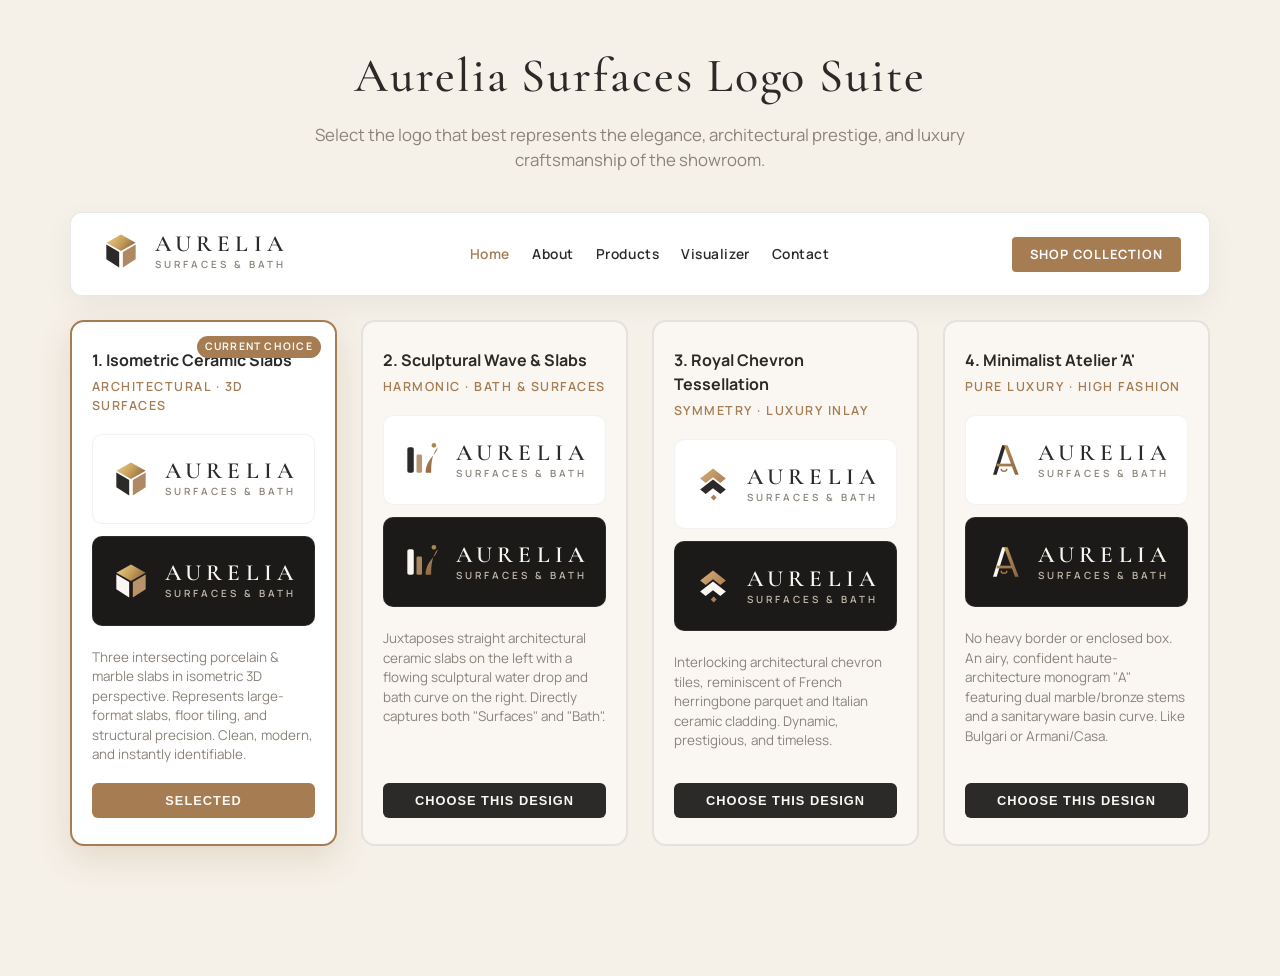
<file: logo-preview.html>
<!DOCTYPE html>
<html lang="en">
<head>
  <meta charset="UTF-8">
  <meta name="viewport" content="width=device-width, initial-scale=1.0">
  <title>Aurelia Surfaces — Logo Design Showcase & Switcher</title>
  <link rel="stylesheet" href="assets/css/fonts.css">
  <style>
    :root {
      --bg-primary: #F5F0E8;
      --bg-elevated: #FAF7F2;
      --text-primary: #2B2A28;
      --text-muted: #8A837A;
      --accent: #A67C52;
      --accent-hover: #8C6642;
      --font-serif: 'Cormorant Garamond', Georgia, serif;
      --font-sans: 'Manrope', -apple-system, BlinkMacSystemFont, sans-serif;
    }
    * { box-sizing: border-box; margin: 0; padding: 0; }
    body {
      background: var(--bg-primary);
      font-family: var(--font-sans);
      color: var(--text-primary);
      padding: 40px 20px 80px;
      line-height: 1.5;
    }
    .container {
      max-width: 1140px;
      margin: 0 auto;
    }
    .header {
      text-align: center;
      margin-bottom: 40px;
    }
    .header h1 {
      font-family: var(--font-serif);
      font-size: clamp(2rem, 4vw, 3rem);
      font-weight: 500;
      letter-spacing: 0.04em;
      margin-bottom: 10px;
    }
    .header p {
      color: var(--text-muted);
      font-size: 1.05rem;
      max-width: 650px;
      margin: 0 auto;
    }
    .grid {
      display: grid;
      grid-template-columns: repeat(auto-fit, minmax(260px, 1fr));
      gap: 24px;
      margin-bottom: 50px;
    }
    .card {
      background: var(--bg-elevated);
      border: 2px solid rgba(43,42,40,0.1);
      border-radius: 14px;
      padding: 26px 20px;
      display: flex;
      flex-direction: column;
      transition: all 0.3s cubic-bezier(0.19, 1, 0.22, 1);
      position: relative;
    }
    .card:hover {
      border-color: var(--accent);
      transform: translateY(-4px);
      box-shadow: 0 16px 36px rgba(166,124,82,0.16);
    }
    .card.is-active {
      border-color: var(--accent);
      background: #FFFFFF;
      box-shadow: 0 12px 32px rgba(166,124,82,0.2);
    }
    .card-badge {
      position: absolute;
      top: 14px;
      right: 14px;
      background: var(--accent);
      color: #FAF7F2;
      font-size: 0.65rem;
      font-weight: 700;
      letter-spacing: 0.12em;
      text-transform: uppercase;
      padding: 3px 8px;
      border-radius: 20px;
    }
    .card-title {
      font-size: 1rem;
      font-weight: 700;
      margin-bottom: 6px;
      color: var(--text-primary);
    }
    .card-concept {
      font-size: 0.78rem;
      color: var(--accent);
      text-transform: uppercase;
      letter-spacing: 0.12em;
      font-weight: 600;
      margin-bottom: 18px;
    }
    .preview-box {
      background: #FFFFFF;
      border: 1px solid rgba(43,42,40,0.06);
      border-radius: 10px;
      padding: 22px 16px;
      display: flex;
      align-items: center;
      justify-content: center;
      margin-bottom: 12px;
    }
    .preview-box.dark {
      background: #1C1A18;
      border-color: rgba(255,255,255,0.08);
    }
    .brand-logo-unit {
      display: inline-flex;
      align-items: center;
      gap: 12px;
      text-decoration: none;
    }
    .brand-mark {
      width: 44px;
      height: 44px;
      display: flex;
      align-items: center;
      justify-content: center;
      flex-shrink: 0;
      transition: transform 0.3s ease;
    }
    .brand-logo-unit:hover .brand-mark {
      transform: scale(1.06);
    }
    .brand-text {
      display: flex;
      flex-direction: column;
      line-height: 1;
    }
    .brand-name {
      font-family: var(--font-serif);
      font-size: 1.45rem;
      font-weight: 600;
      letter-spacing: 0.22em;
      text-transform: uppercase;
      color: #2B2A28;
    }
    .brand-sub {
      font-family: var(--font-sans);
      font-size: 0.62rem;
      font-weight: 600;
      letter-spacing: 0.3em;
      text-transform: uppercase;
      color: #8A837A;
      margin-top: 4px;
    }
    .preview-box.dark .brand-name { color: #FAF7F2; }
    .preview-box.dark .brand-sub { color: #C2B8AA; }
    .card-desc {
      font-size: 0.84rem;
      color: var(--text-muted);
      line-height: 1.45;
      margin-top: 10px;
      flex-grow: 1;
    }
    .btn-select {
      margin-top: 18px;
      padding: 10px 16px;
      background: var(--text-primary);
      color: #FAF7F2;
      border: none;
      border-radius: 6px;
      font-size: 0.8rem;
      font-weight: 700;
      letter-spacing: 0.08em;
      text-transform: uppercase;
      cursor: pointer;
      transition: background 0.2s ease;
      width: 100%;
    }
    .btn-select:hover {
      background: var(--accent);
    }
    .card.is-active .btn-select {
      background: var(--accent);
      cursor: default;
    }
    .section-title {
      font-family: var(--font-serif);
      font-size: 1.8rem;
      margin: 40px 0 20px;
      text-align: center;
    }
    .header-mockup {
      background: #FFFFFF;
      border: 1px solid rgba(43,42,40,0.1);
      border-radius: 12px;
      padding: 16px 28px;
      display: flex;
      align-items: center;
      justify-content: space-between;
      box-shadow: 0 10px 30px rgba(0,0,0,0.05);
      margin-bottom: 24px;
    }
    .nav-mock {
      display: flex;
      gap: 22px;
      font-size: 0.86rem;
      font-weight: 600;
      letter-spacing: 0.04em;
      color: var(--text-secondary);
    }
    .nav-mock span.active {
      color: var(--accent);
    }
    .cta-mock {
      background: var(--accent);
      color: #FFF;
      padding: 8px 18px;
      border-radius: 4px;
      font-size: 0.8rem;
      font-weight: 700;
      text-transform: uppercase;
      letter-spacing: 0.08em;
    }
  </style>
</head>
<body>
  <div class="container">
    <div class="header">
      <h1>Aurelia Surfaces Logo Suite</h1>
      <p>Select the logo that best represents the elegance, architectural prestige, and luxury craftsmanship of the showroom.</p>
    </div>

    <!-- Live Header Mockup -->
    <div class="header-mockup" id="live-header">
      <div id="header-logo-slot">
        <!-- Will be filled by active logo -->
      </div>
      <div class="nav-mock">
        <span class="active">Home</span>
        <span>About</span>
        <span>Products</span>
        <span>Visualizer</span>
        <span>Contact</span>
      </div>
      <div class="cta-mock">Shop Collection</div>
    </div>

    <div class="grid">
      <!-- OPTION 1: THE ARCHITECTURAL ISOMETRIC SLABS -->
      <div class="card is-active" id="card-1">
        <span class="card-badge">Current Choice</span>
        <h3 class="card-title">1. Isometric Ceramic Slabs</h3>
        <span class="card-concept">Architectural · 3D Surfaces</span>
        
        <div class="preview-box">
          <div class="brand-logo-unit">
            <div class="brand-mark">
              <svg width="44" height="44" viewBox="0 0 48 48" fill="none" xmlns="http://www.w3.org/2000/svg">
                <defs>
                  <linearGradient id="goldIso1" x1="12" y1="6" x2="36" y2="24" gradientUnits="userSpaceOnUse">
                    <stop offset="0%" stop-color="#E8C788"/>
                    <stop offset="50%" stop-color="#C5A059"/>
                    <stop offset="100%" stop-color="#8C6642"/>
                  </linearGradient>
                </defs>
                <!-- Top Golden Slab (Polished Marble Tile) -->
                <polygon points="24,6 40,15 24,24 8,15" fill="url(#goldIso1)" />
                <!-- Left Slab (Deep Charcoal Architectural Ceramic) -->
                <polygon points="8,17 22,25 22,42 8,33" fill="#2B2A28" />
                <!-- Right Slab (Burnished Bronze Surface Slab) -->
                <polygon points="26,25 40,17 40,33 26,42" fill="#A67C52" opacity="0.9" />
              </svg>
            </div>
            <div class="brand-text">
              <span class="brand-name">Aurelia</span>
              <span class="brand-sub">Surfaces &amp; Bath</span>
            </div>
          </div>
        </div>

        <div class="preview-box dark">
          <div class="brand-logo-unit">
            <div class="brand-mark">
              <svg width="44" height="44" viewBox="0 0 48 48" fill="none" xmlns="http://www.w3.org/2000/svg">
                <!-- Top Golden Slab -->
                <polygon points="24,6 40,15 24,24 8,15" fill="url(#goldIso1)" />
                <!-- Left Slab (Alabaster Ivory Stone) -->
                <polygon points="8,17 22,25 22,42 8,33" fill="#FAF7F2" />
                <!-- Right Slab (Warm Bronze) -->
                <polygon points="26,25 40,17 40,33 26,42" fill="#CCA072" opacity="0.9" />
              </svg>
            </div>
            <div class="brand-text">
              <span class="brand-name">Aurelia</span>
              <span class="brand-sub">Surfaces &amp; Bath</span>
            </div>
          </div>
        </div>

        <p class="card-desc">Three intersecting porcelain & marble slabs in isometric 3D perspective. Represents large-format slabs, floor tiling, and structural precision. Clean, modern, and instantly identifiable.</p>
        <button class="btn-select" onclick="activateOption(1)">Applied to Website</button>
      </div>

      <!-- OPTION 2: THE SCULPTURAL WATER & STONE ARC -->
      <div class="card" id="card-2">
        <h3 class="card-title">2. Sculptural Wave & Slabs</h3>
        <span class="card-concept">Harmonic · Bath & Surfaces</span>
        
        <div class="preview-box">
          <div class="brand-logo-unit">
            <div class="brand-mark">
              <svg width="44" height="44" viewBox="0 0 48 48" fill="none" xmlns="http://www.w3.org/2000/svg">
                <defs>
                  <linearGradient id="goldWave2" x1="4" y1="8" x2="44" y2="40" gradientUnits="userSpaceOnUse">
                    <stop offset="0%" stop-color="#D4AF37"/>
                    <stop offset="60%" stop-color="#A67C52"/>
                    <stop offset="100%" stop-color="#7A5633"/>
                  </linearGradient>
                </defs>
                <!-- Architectural Tile Pillar Left -->
                <rect x="8" y="10" width="7" height="28" rx="2" fill="#2B2A28" />
                <!-- Center Ceramic Tier Slab -->
                <rect x="18" y="18" width="6" height="20" rx="1.5" fill="#A67C52" opacity="0.8" />
                <!-- Sculptural Fluid Bath Wave Right (Water & Sanitaryware) -->
                <path d="M28 38C28 22 41 18 41 10C35 18 34 26 34 38H28Z" fill="url(#goldWave2)" />
                <circle cx="37" cy="8" r="2.5" fill="url(#goldWave2)" />
              </svg>
            </div>
            <div class="brand-text">
              <span class="brand-name">Aurelia</span>
              <span class="brand-sub">Surfaces &amp; Bath</span>
            </div>
          </div>
        </div>

        <div class="preview-box dark">
          <div class="brand-logo-unit">
            <div class="brand-mark">
              <svg width="44" height="44" viewBox="0 0 48 48" fill="none" xmlns="http://www.w3.org/2000/svg">
                <rect x="8" y="10" width="7" height="28" rx="2" fill="#FAF7F2" />
                <rect x="18" y="18" width="6" height="20" rx="1.5" fill="#CCA072" opacity="0.8" />
                <path d="M28 38C28 22 41 18 41 10C35 18 34 26 34 38H28Z" fill="url(#goldWave2)" />
                <circle cx="37" cy="8" r="2.5" fill="url(#goldWave2)" />
              </svg>
            </div>
            <div class="brand-text">
              <span class="brand-name">Aurelia</span>
              <span class="brand-sub">Surfaces &amp; Bath</span>
            </div>
          </div>
        </div>

        <p class="card-desc">Juxtaposes straight architectural ceramic slabs on the left with a flowing sculptural water drop and bath curve on the right. Directly captures both "Surfaces" and "Bath".</p>
        <button class="btn-select" onclick="activateOption(2)">Choose This Design</button>
      </div>

      <!-- OPTION 3: THE INTERLOCKING GOLDEN CHEVRONS (PARQUET & CERAMIC WEAVE) -->
      <div class="card" id="card-3">
        <h3 class="card-title">3. Royal Chevron Tessellation</h3>
        <span class="card-concept">Symmetry · Luxury Inlay</span>
        
        <div class="preview-box">
          <div class="brand-logo-unit">
            <div class="brand-mark">
              <svg width="44" height="44" viewBox="0 0 48 48" fill="none" xmlns="http://www.w3.org/2000/svg">
                <defs>
                  <linearGradient id="goldChev3" x1="0" y1="0" x2="48" y2="48" gradientUnits="userSpaceOnUse">
                    <stop offset="0%" stop-color="#E8C788"/>
                    <stop offset="50%" stop-color="#B88B5E"/>
                    <stop offset="100%" stop-color="#8C6642"/>
                  </linearGradient>
                </defs>
                <!-- Top Chevron Tile -->
                <path d="M24 7L38 18L32 23L24 16.5L16 23L10 18L24 7Z" fill="url(#goldChev3)" />
                <!-- Middle Chevron Tile (Charcoal) -->
                <path d="M24 19L38 30L32 35L24 28.5L16 35L10 30L24 19Z" fill="#2B2A28" />
                <!-- Golden Diamond Pivot -->
                <rect x="22.5" y="36.5" width="4.5" height="4.5" transform="rotate(45 24.75 38.75)" fill="url(#goldChev3)" />
              </svg>
            </div>
            <div class="brand-text">
              <span class="brand-name">Aurelia</span>
              <span class="brand-sub">Surfaces &amp; Bath</span>
            </div>
          </div>
        </div>

        <div class="preview-box dark">
          <div class="brand-logo-unit">
            <div class="brand-mark">
              <svg width="44" height="44" viewBox="0 0 48 48" fill="none" xmlns="http://www.w3.org/2000/svg">
                <path d="M24 7L38 18L32 23L24 16.5L16 23L10 18L24 7Z" fill="url(#goldChev3)" />
                <path d="M24 19L38 30L32 35L24 28.5L16 35L10 30L24 19Z" fill="#FAF7F2" />
                <rect x="22.5" y="36.5" width="4.5" height="4.5" transform="rotate(45 24.75 38.75)" fill="url(#goldChev3)" />
              </svg>
            </div>
            <div class="brand-text">
              <span class="brand-name">Aurelia</span>
              <span class="brand-sub">Surfaces &amp; Bath</span>
            </div>
          </div>
        </div>

        <p class="card-desc">Interlocking architectural chevron tiles, reminiscent of French herringbone parquet and Italian ceramic cladding. Dynamic, prestigious, and timeless.</p>
        <button class="btn-select" onclick="activateOption(3)">Choose This Design</button>
      </div>

      <!-- OPTION 4: THE MONOLITHIC MONOGRAM A (HAUTE DESIGN) -->
      <div class="card" id="card-4">
        <h3 class="card-title">4. Minimalist Atelier 'A'</h3>
        <span class="card-concept">Pure Luxury · High Fashion</span>
        
        <div class="preview-box">
          <div class="brand-logo-unit">
            <div class="brand-mark">
              <svg width="44" height="44" viewBox="0 0 48 48" fill="none" xmlns="http://www.w3.org/2000/svg">
                <defs>
                  <linearGradient id="goldMono4" x1="10" y1="8" x2="42" y2="40" gradientUnits="userSpaceOnUse">
                    <stop offset="0%" stop-color="#D4AF37"/>
                    <stop offset="50%" stop-color="#A67C52"/>
                    <stop offset="100%" stop-color="#8C6642"/>
                  </linearGradient>
                </defs>
                <!-- Left Slender Column -->
                <path d="M12 40L22 8H26L16 40H12Z" fill="#2B2A28" />
                <!-- Right Beveled Slab Column -->
                <path d="M36 40L24 8H28L40 40H36Z" fill="url(#goldMono4)" />
                <!-- Floating Surface Horizon Bar -->
                <path d="M16 28H33V31H16Z" fill="url(#goldMono4)" />
                <!-- Precision Sanitaryware Arch Below -->
                <path d="M21 34C21 37 27 37 27 34" stroke="url(#goldMono4)" stroke-width="1.6" stroke-linecap="round" />
              </svg>
            </div>
            <div class="brand-text">
              <span class="brand-name">Aurelia</span>
              <span class="brand-sub">Surfaces &amp; Bath</span>
            </div>
          </div>
        </div>

        <div class="preview-box dark">
          <div class="brand-logo-unit">
            <div class="brand-mark">
              <svg width="44" height="44" viewBox="0 0 48 48" fill="none" xmlns="http://www.w3.org/2000/svg">
                <path d="M12 40L22 8H26L16 40H12Z" fill="#FAF7F2" />
                <path d="M36 40L24 8H28L40 40H36Z" fill="url(#goldMono4)" />
                <path d="M16 28H33V31H16Z" fill="url(#goldMono4)" />
                <path d="M21 34C21 37 27 37 27 34" stroke="url(#goldMono4)" stroke-width="1.6" stroke-linecap="round" />
              </svg>
            </div>
            <div class="brand-text">
              <span class="brand-name">Aurelia</span>
              <span class="brand-sub">Surfaces &amp; Bath</span>
            </div>
          </div>
        </div>

        <p class="card-desc">No heavy border or enclosed box. An airy, confident haute-architecture monogram "A" featuring dual marble/bronze stems and a sanitaryware basin curve. Like Bulgari or Armani/Casa.</p>
        <button class="btn-select" onclick="activateOption(4)">Choose This Design</button>
      </div>
    </div>
  </div>

  <script>
    const options = {
      1: `<div class="brand-logo-unit">
            <div class="brand-mark">
              <svg width="44" height="44" viewBox="0 0 48 48" fill="none" xmlns="http://www.w3.org/2000/svg">
                <defs>
                  <linearGradient id="goldIsoH" x1="12" y1="6" x2="36" y2="24" gradientUnits="userSpaceOnUse">
                    <stop offset="0%" stop-color="#E8C788"/><stop offset="50%" stop-color="#C5A059"/><stop offset="100%" stop-color="#8C6642"/>
                  </linearGradient>
                </defs>
                <polygon points="24,6 40,15 24,24 8,15" fill="url(#goldIsoH)" />
                <polygon points="8,17 22,25 22,42 8,33" fill="#2B2A28" />
                <polygon points="26,25 40,17 40,33 26,42" fill="#A67C52" opacity="0.9" />
              </svg>
            </div>
            <div class="brand-text">
              <span class="brand-name">Aurelia</span>
              <span class="brand-sub">Surfaces &amp; Bath</span>
            </div>
          </div>`,
      2: `<div class="brand-logo-unit">
            <div class="brand-mark">
              <svg width="44" height="44" viewBox="0 0 48 48" fill="none" xmlns="http://www.w3.org/2000/svg">
                <defs>
                  <linearGradient id="goldWaveH" x1="4" y1="8" x2="44" y2="40" gradientUnits="userSpaceOnUse">
                    <stop offset="0%" stop-color="#D4AF37"/><stop offset="60%" stop-color="#A67C52"/><stop offset="100%" stop-color="#7A5633"/>
                  </linearGradient>
                </defs>
                <rect x="8" y="10" width="7" height="28" rx="2" fill="#2B2A28" />
                <rect x="18" y="18" width="6" height="20" rx="1.5" fill="#A67C52" opacity="0.8" />
                <path d="M28 38C28 22 41 18 41 10C35 18 34 26 34 38H28Z" fill="url(#goldWaveH)" />
                <circle cx="37" cy="8" r="2.5" fill="url(#goldWaveH)" />
              </svg>
            </div>
            <div class="brand-text">
              <span class="brand-name">Aurelia</span>
              <span class="brand-sub">Surfaces &amp; Bath</span>
            </div>
          </div>`,
      3: `<div class="brand-logo-unit">
            <div class="brand-mark">
              <svg width="44" height="44" viewBox="0 0 48 48" fill="none" xmlns="http://www.w3.org/2000/svg">
                <defs>
                  <linearGradient id="goldChevH" x1="0" y1="0" x2="48" y2="48" gradientUnits="userSpaceOnUse">
                    <stop offset="0%" stop-color="#E8C788"/><stop offset="50%" stop-color="#B88B5E"/><stop offset="100%" stop-color="#8C6642"/>
                  </linearGradient>
                </defs>
                <path d="M24 7L38 18L32 23L24 16.5L16 23L10 18L24 7Z" fill="url(#goldChevH)" />
                <path d="M24 19L38 30L32 35L24 28.5L16 35L10 30L24 19Z" fill="#2B2A28" />
                <rect x="22.5" y="36.5" width="4.5" height="4.5" transform="rotate(45 24.75 38.75)" fill="url(#goldChevH)" />
              </svg>
            </div>
            <div class="brand-text">
              <span class="brand-name">Aurelia</span>
              <span class="brand-sub">Surfaces &amp; Bath</span>
            </div>
          </div>`,
      4: `<div class="brand-logo-unit">
            <div class="brand-mark">
              <svg width="44" height="44" viewBox="0 0 48 48" fill="none" xmlns="http://www.w3.org/2000/svg">
                <defs>
                  <linearGradient id="goldMonoH" x1="10" y1="8" x2="42" y2="40" gradientUnits="userSpaceOnUse">
                    <stop offset="0%" stop-color="#D4AF37"/><stop offset="50%" stop-color="#A67C52"/><stop offset="100%" stop-color="#8C6642"/>
                  </linearGradient>
                </defs>
                <path d="M12 40L22 8H26L16 40H12Z" fill="#2B2A28" />
                <path d="M36 40L24 8H28L40 40H36Z" fill="url(#goldMono4)" />
                <path d="M16 28H33V31H16Z" fill="url(#goldMono4)" />
                <path d="M21 34C21 37 27 37 27 34" stroke="url(#goldMono4)" stroke-width="1.6" stroke-linecap="round" />
              </svg>
            </div>
            <div class="brand-text">
              <span class="brand-name">Aurelia</span>
              <span class="brand-sub">Surfaces &amp; Bath</span>
            </div>
          </div>`
    };

    function activateOption(id) {
      document.getElementById('header-logo-slot').innerHTML = options[id];
      for(let i=1; i<=4; i++) {
        const c = document.getElementById('card-' + i);
        if(i === id) {
          c.classList.add('is-active');
          c.querySelector('.btn-select').textContent = 'Selected';
        } else {
          c.classList.remove('is-active');
          c.querySelector('.btn-select').textContent = 'Choose This Design';
        }
      }
    }

    activateOption(1);
  </script>
</body>
</html>
</file>
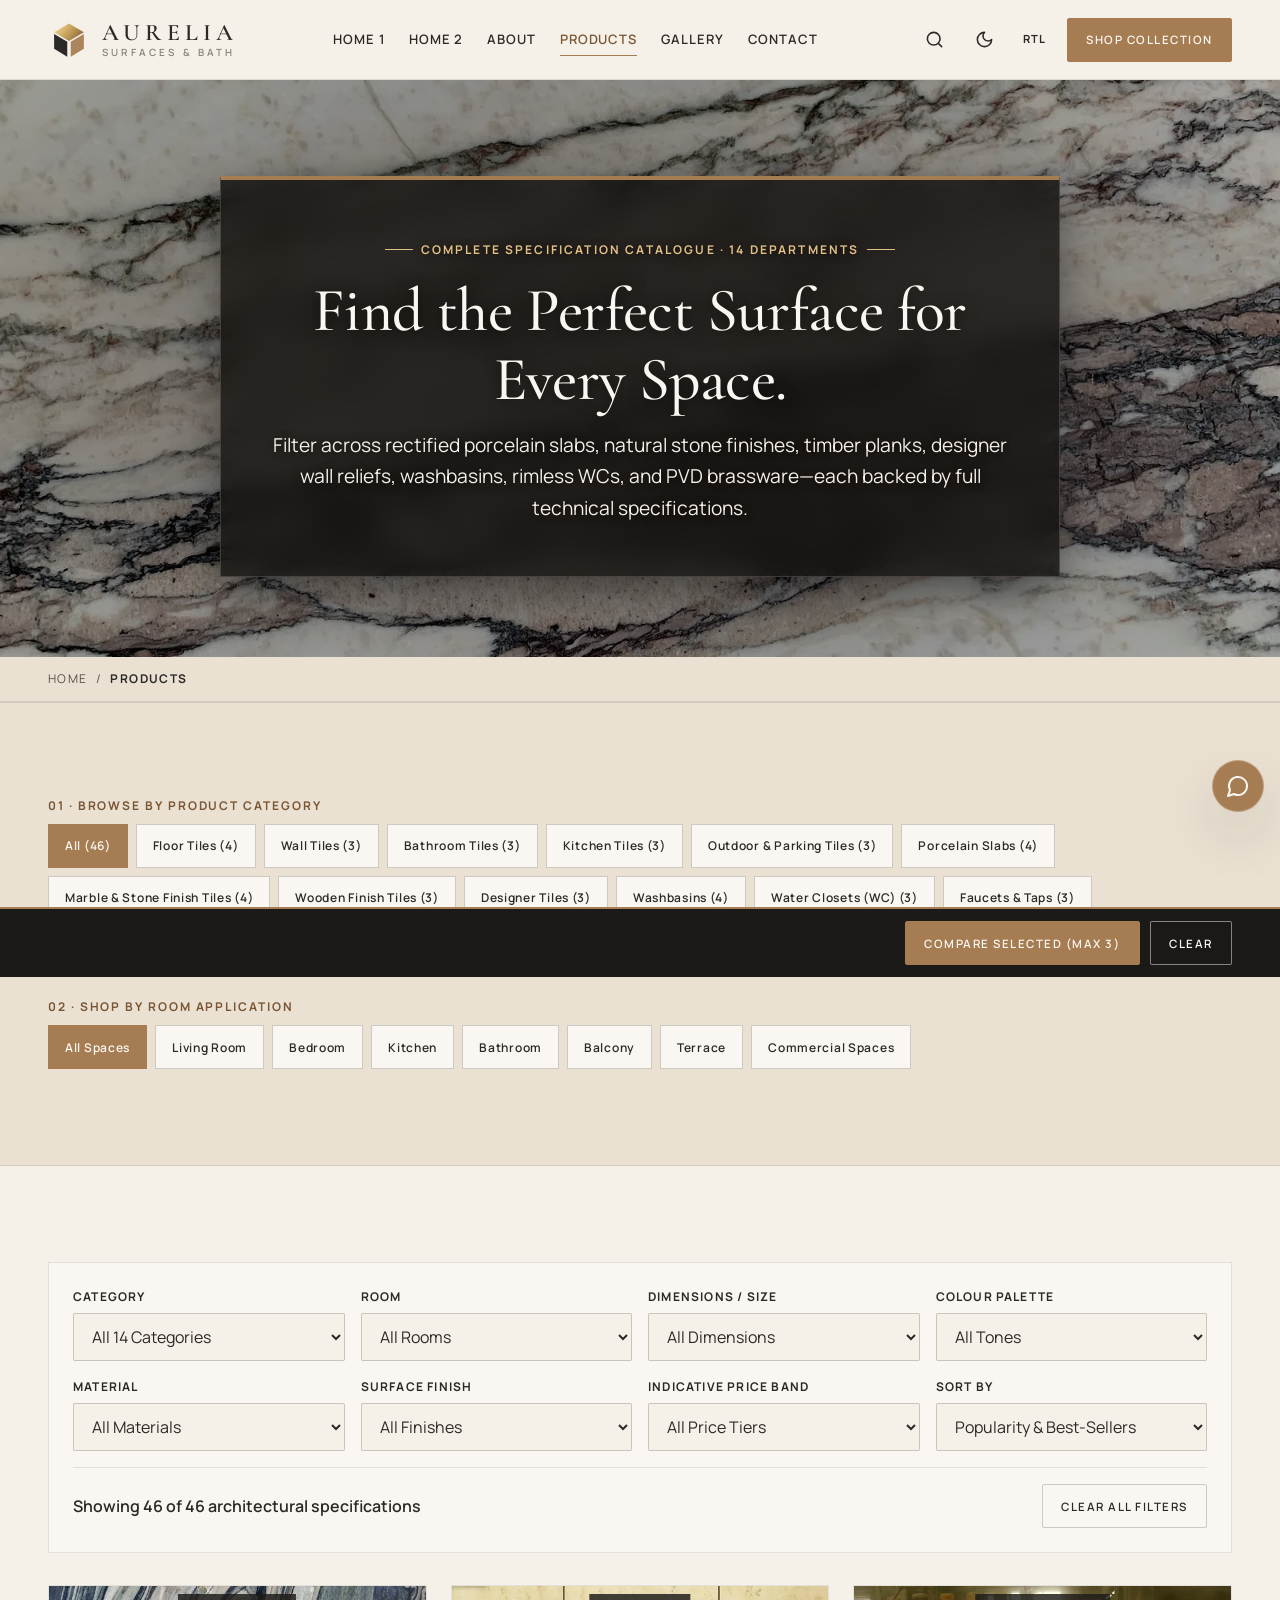
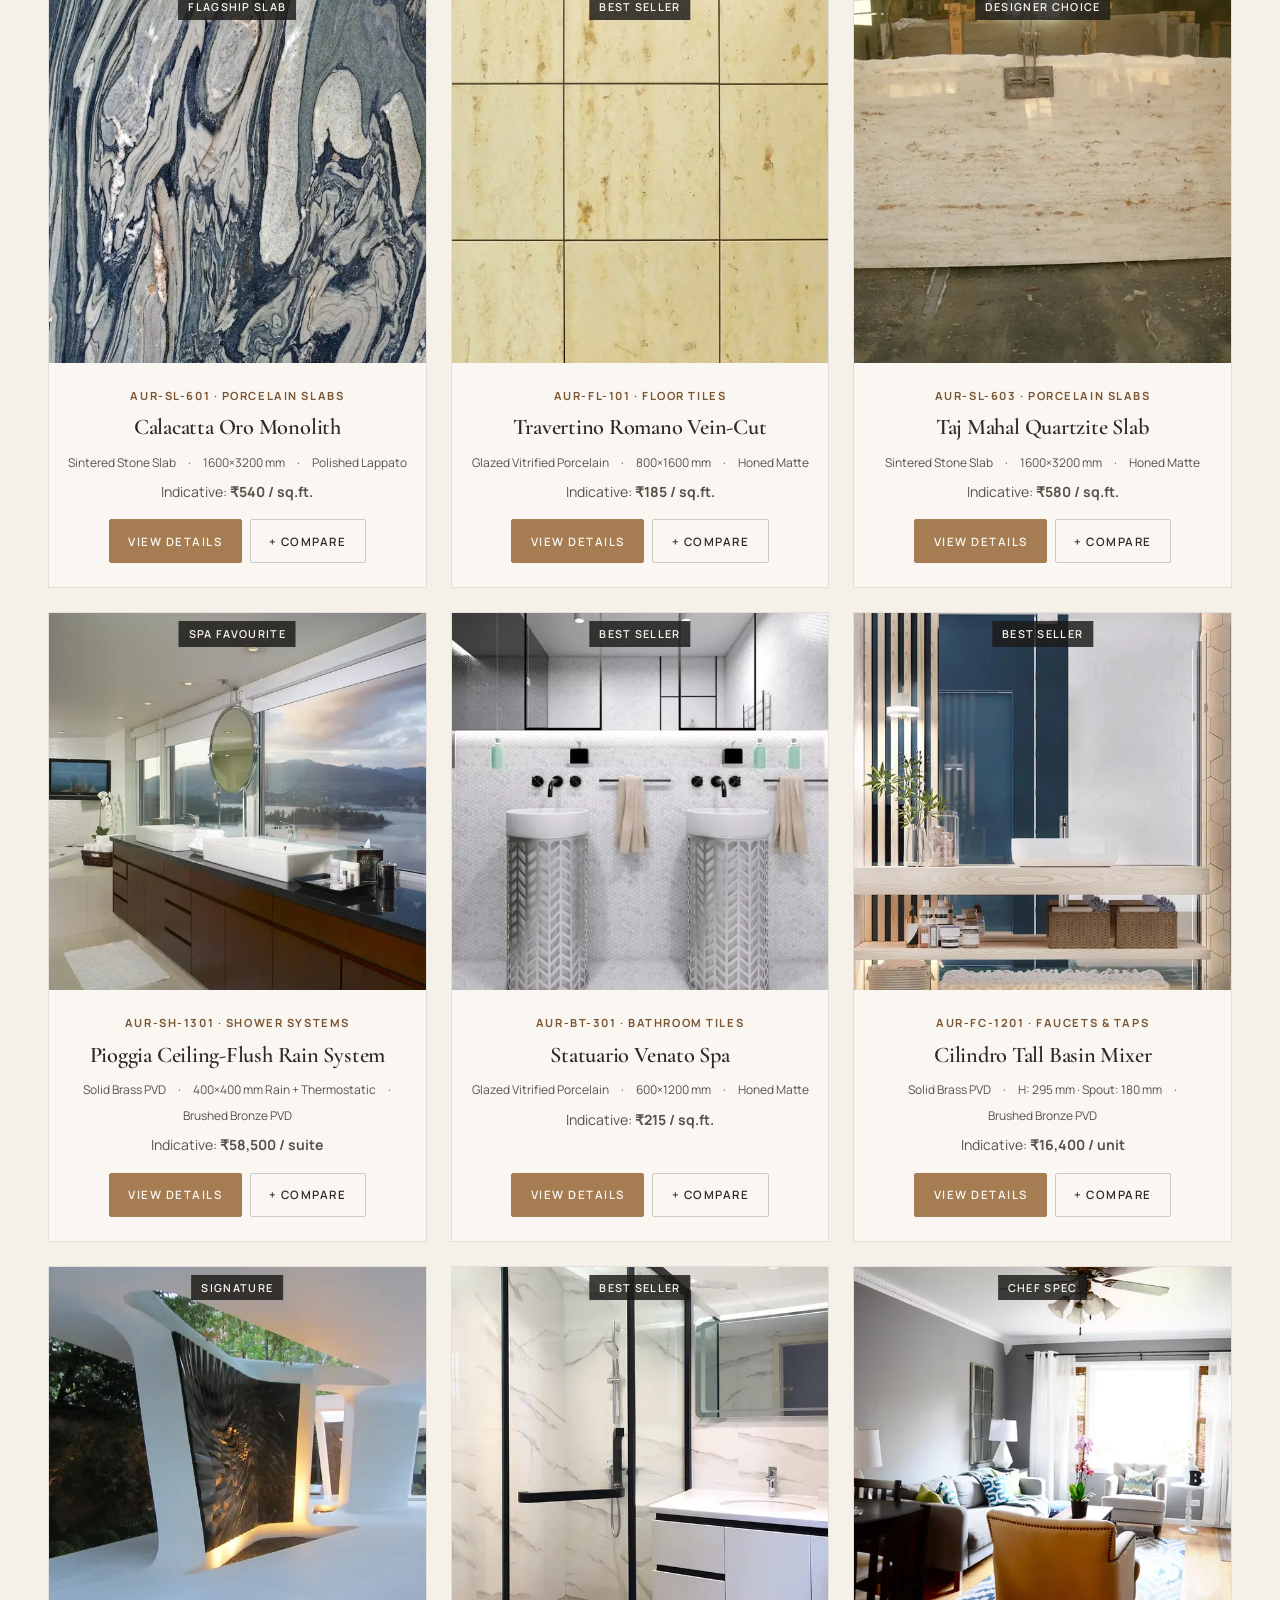
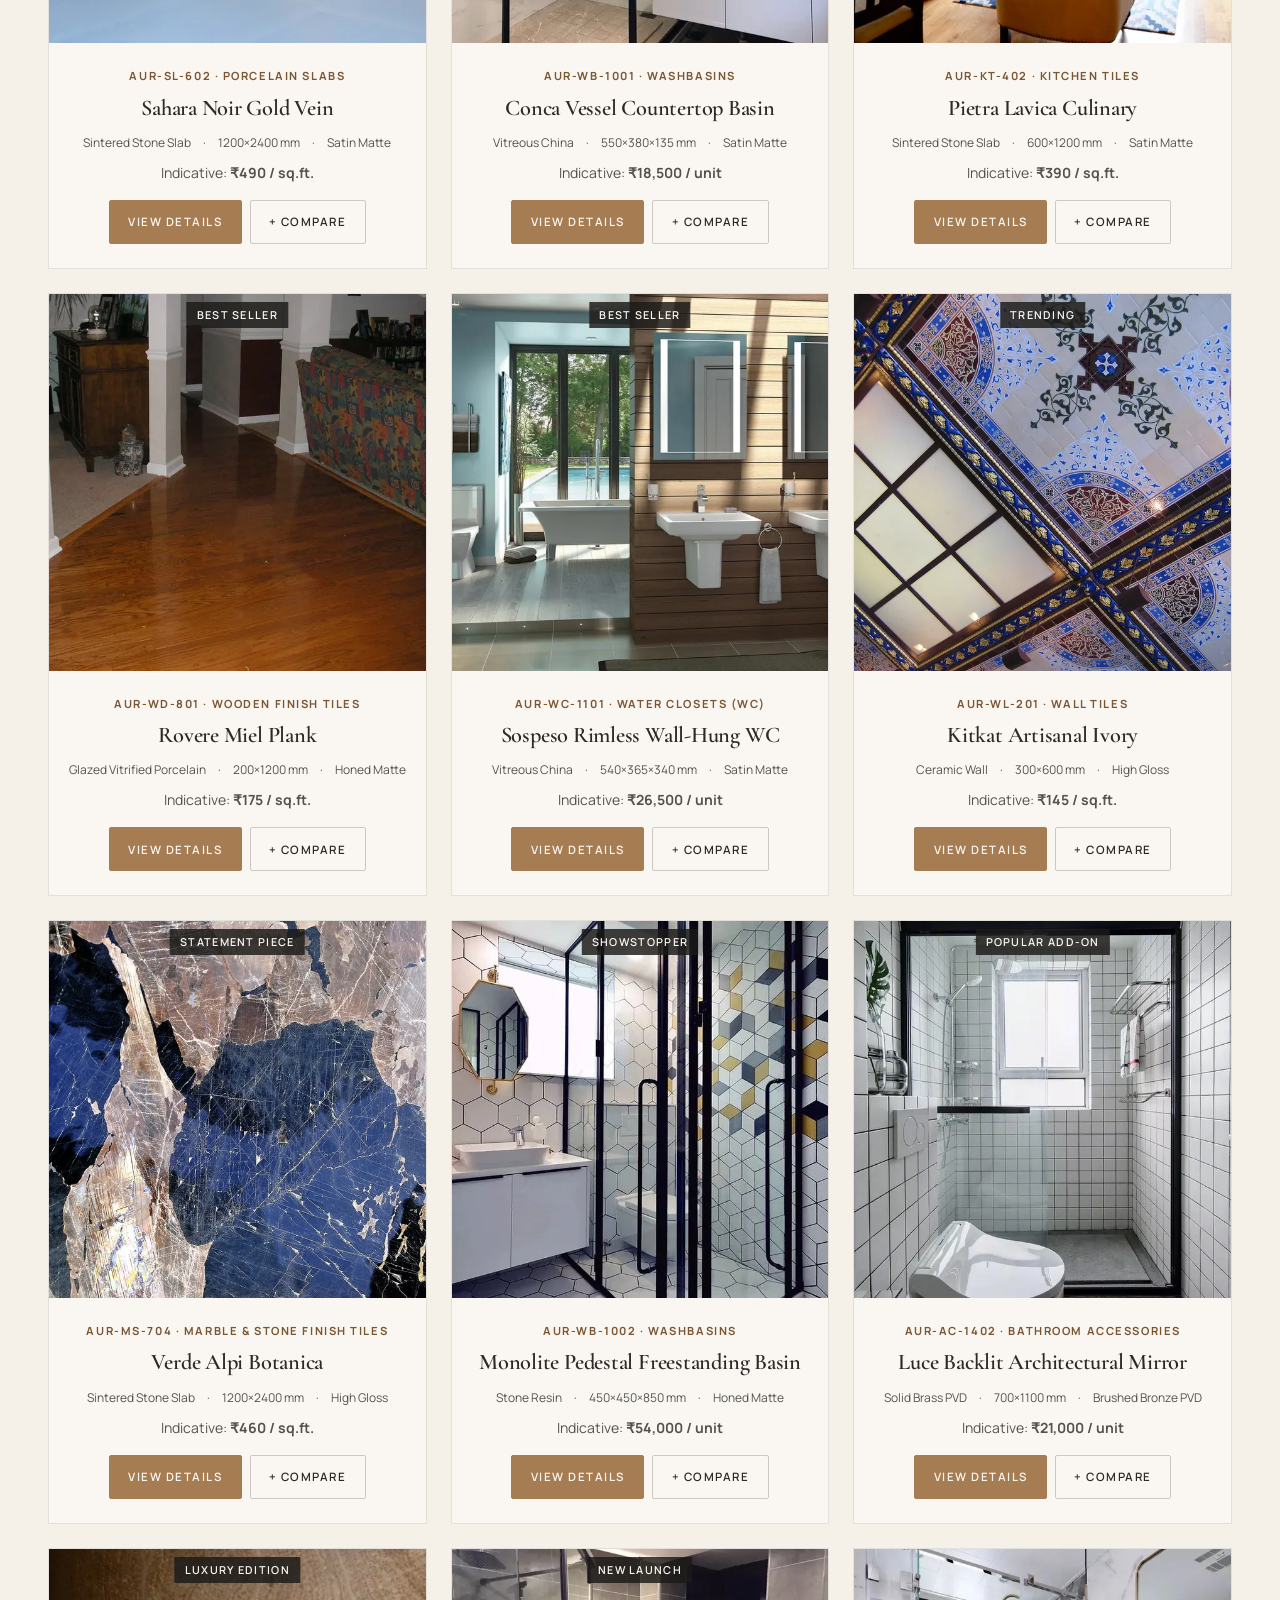
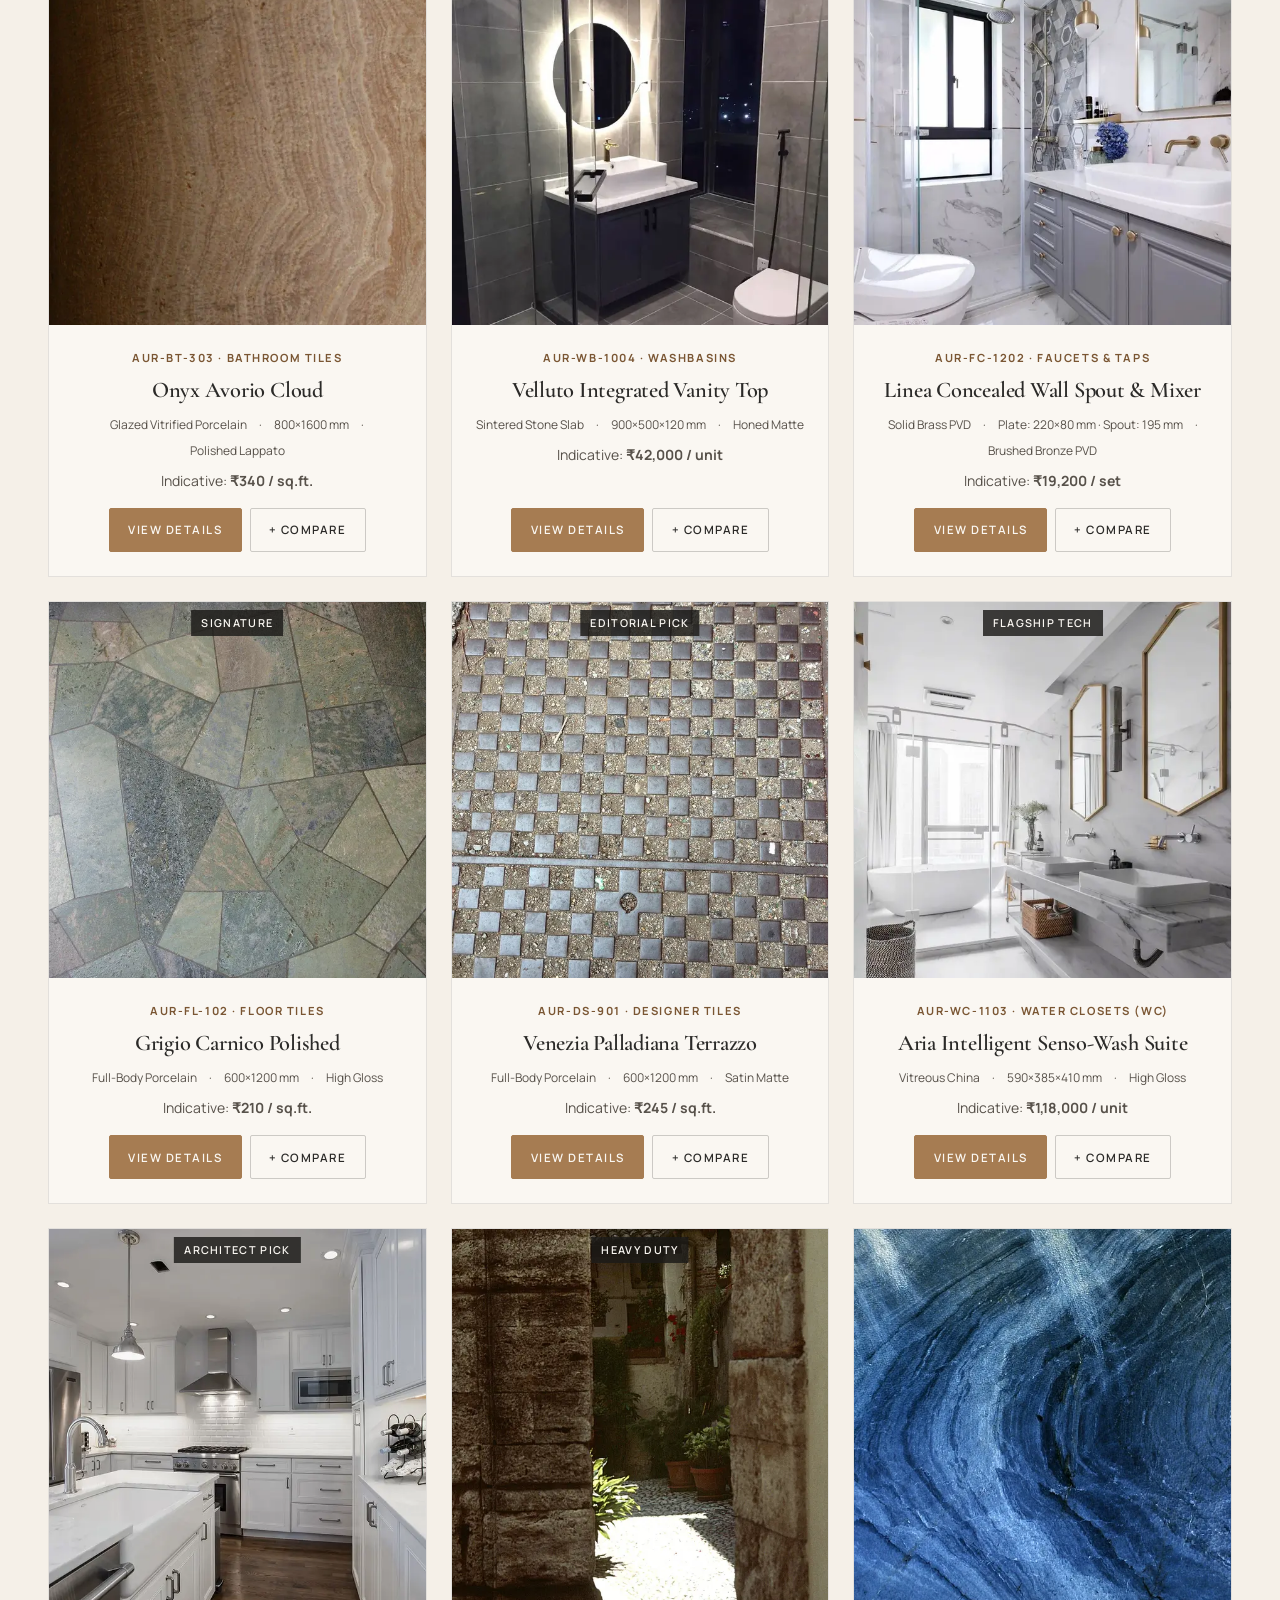
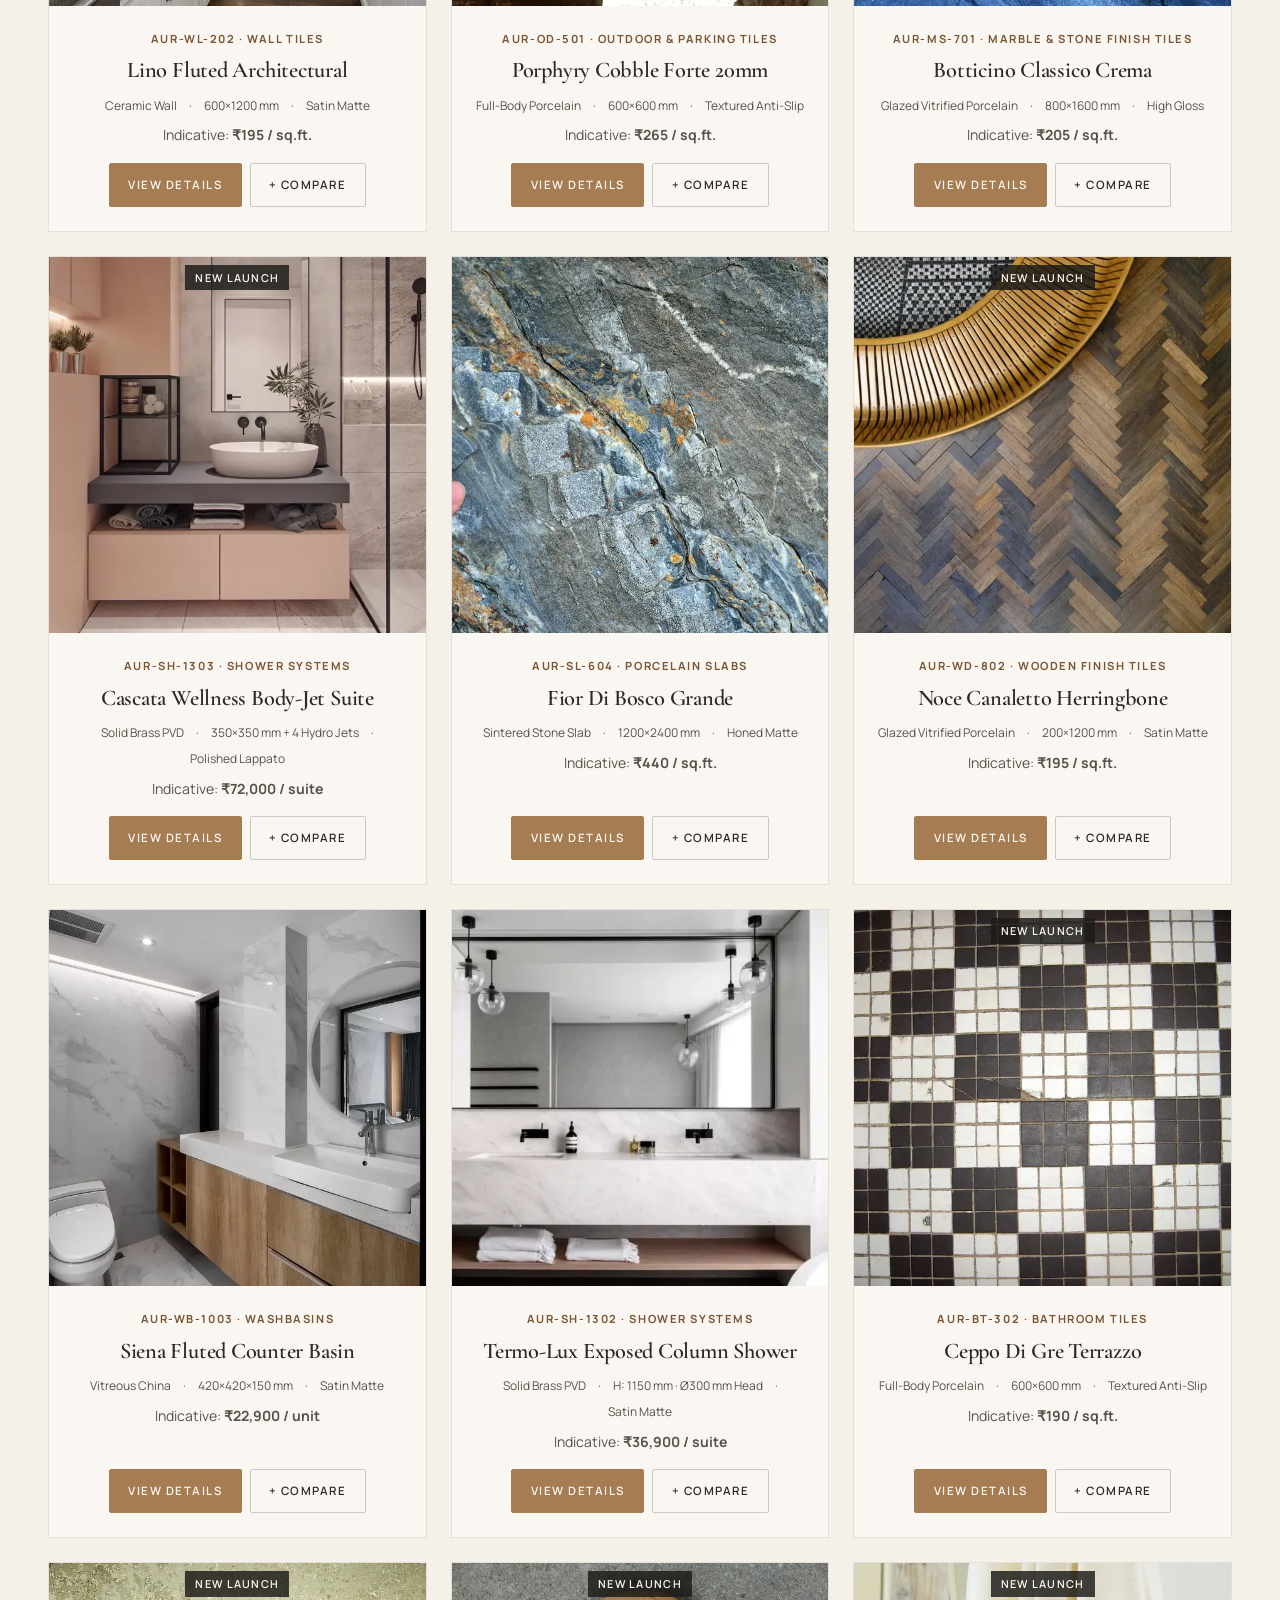
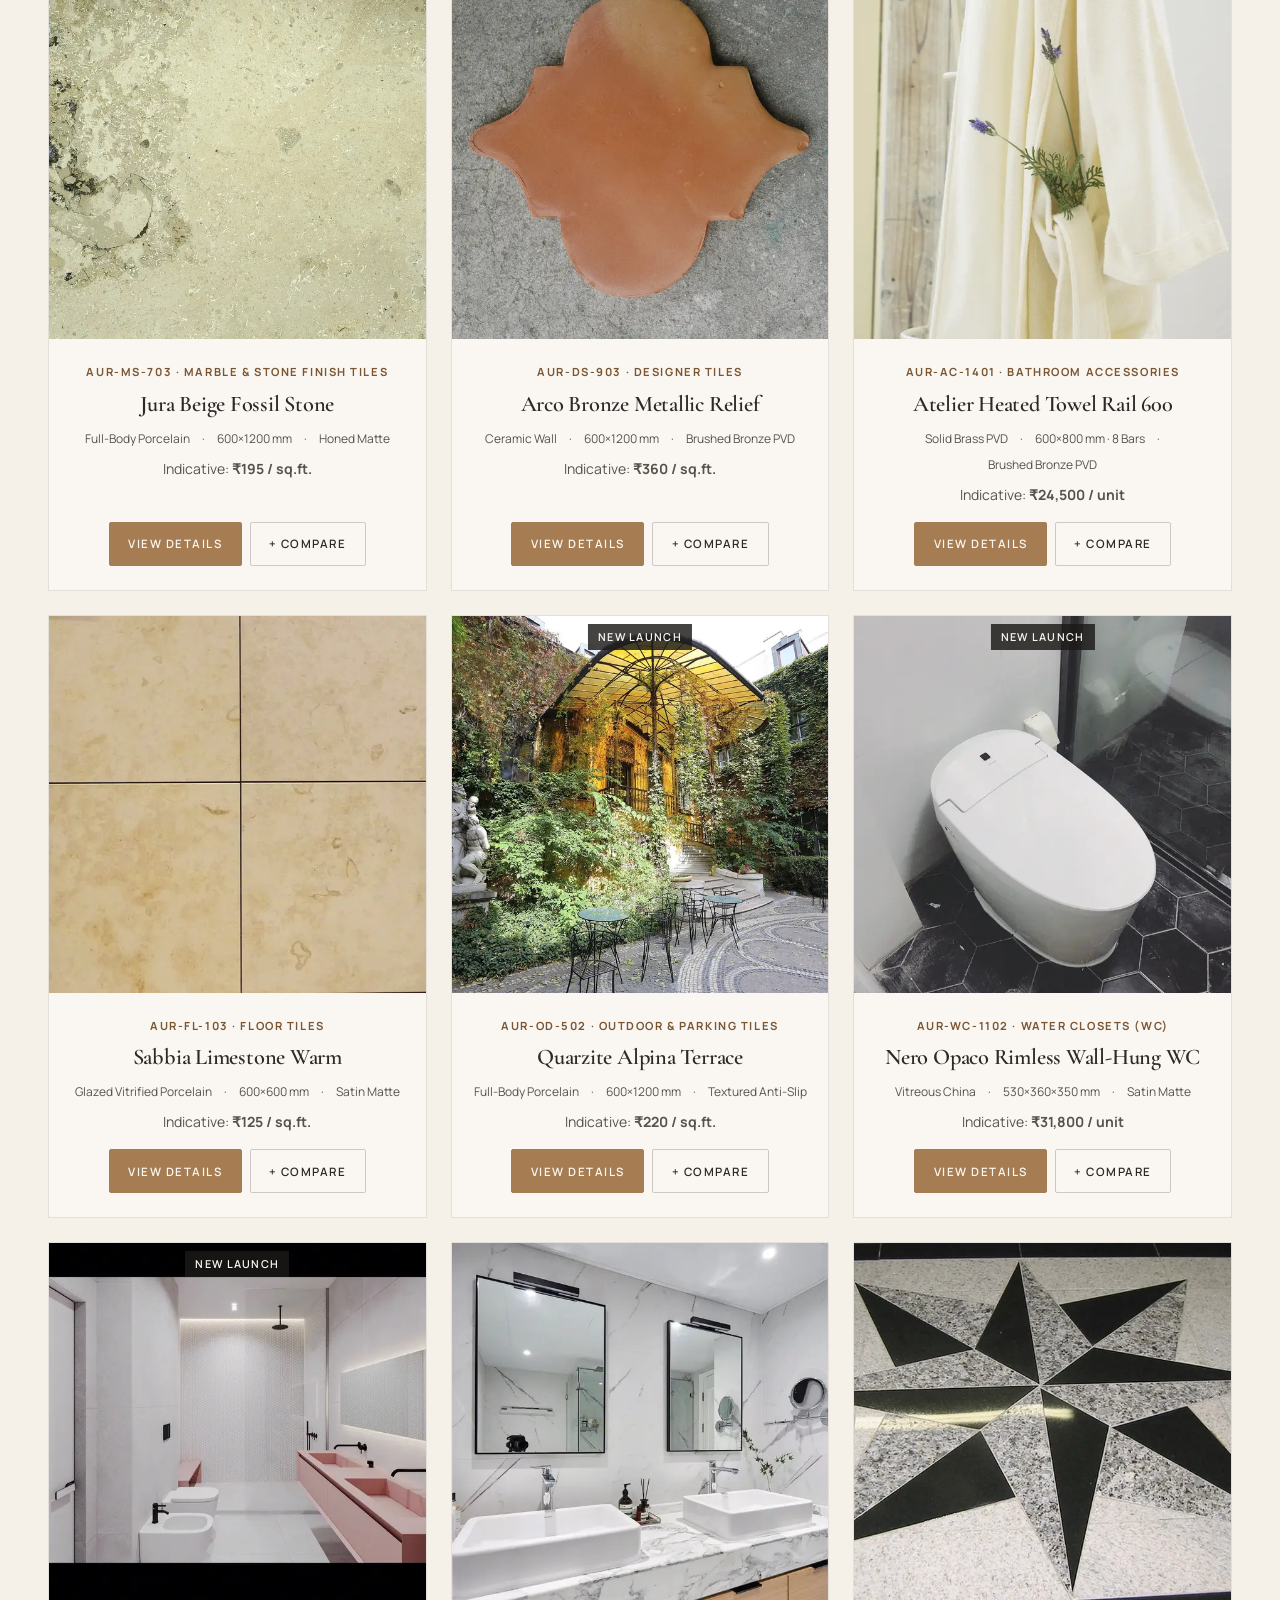
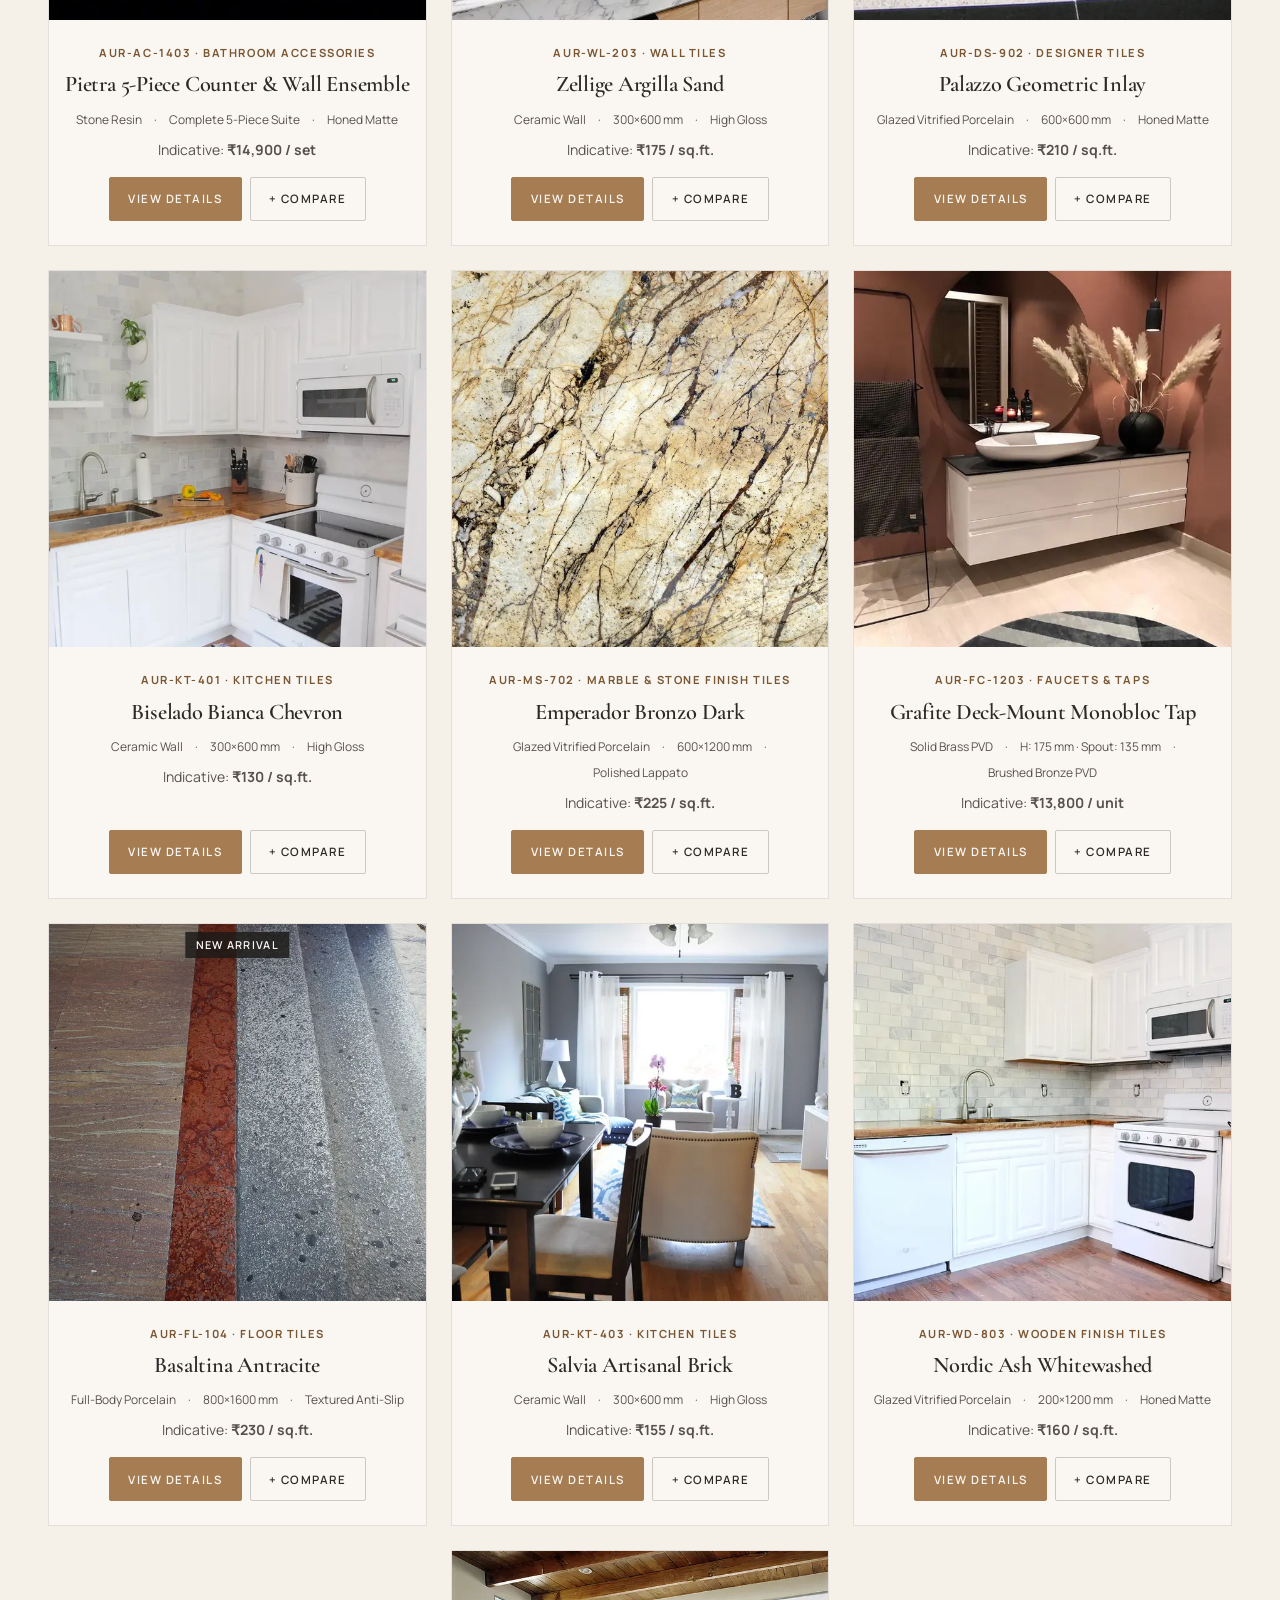
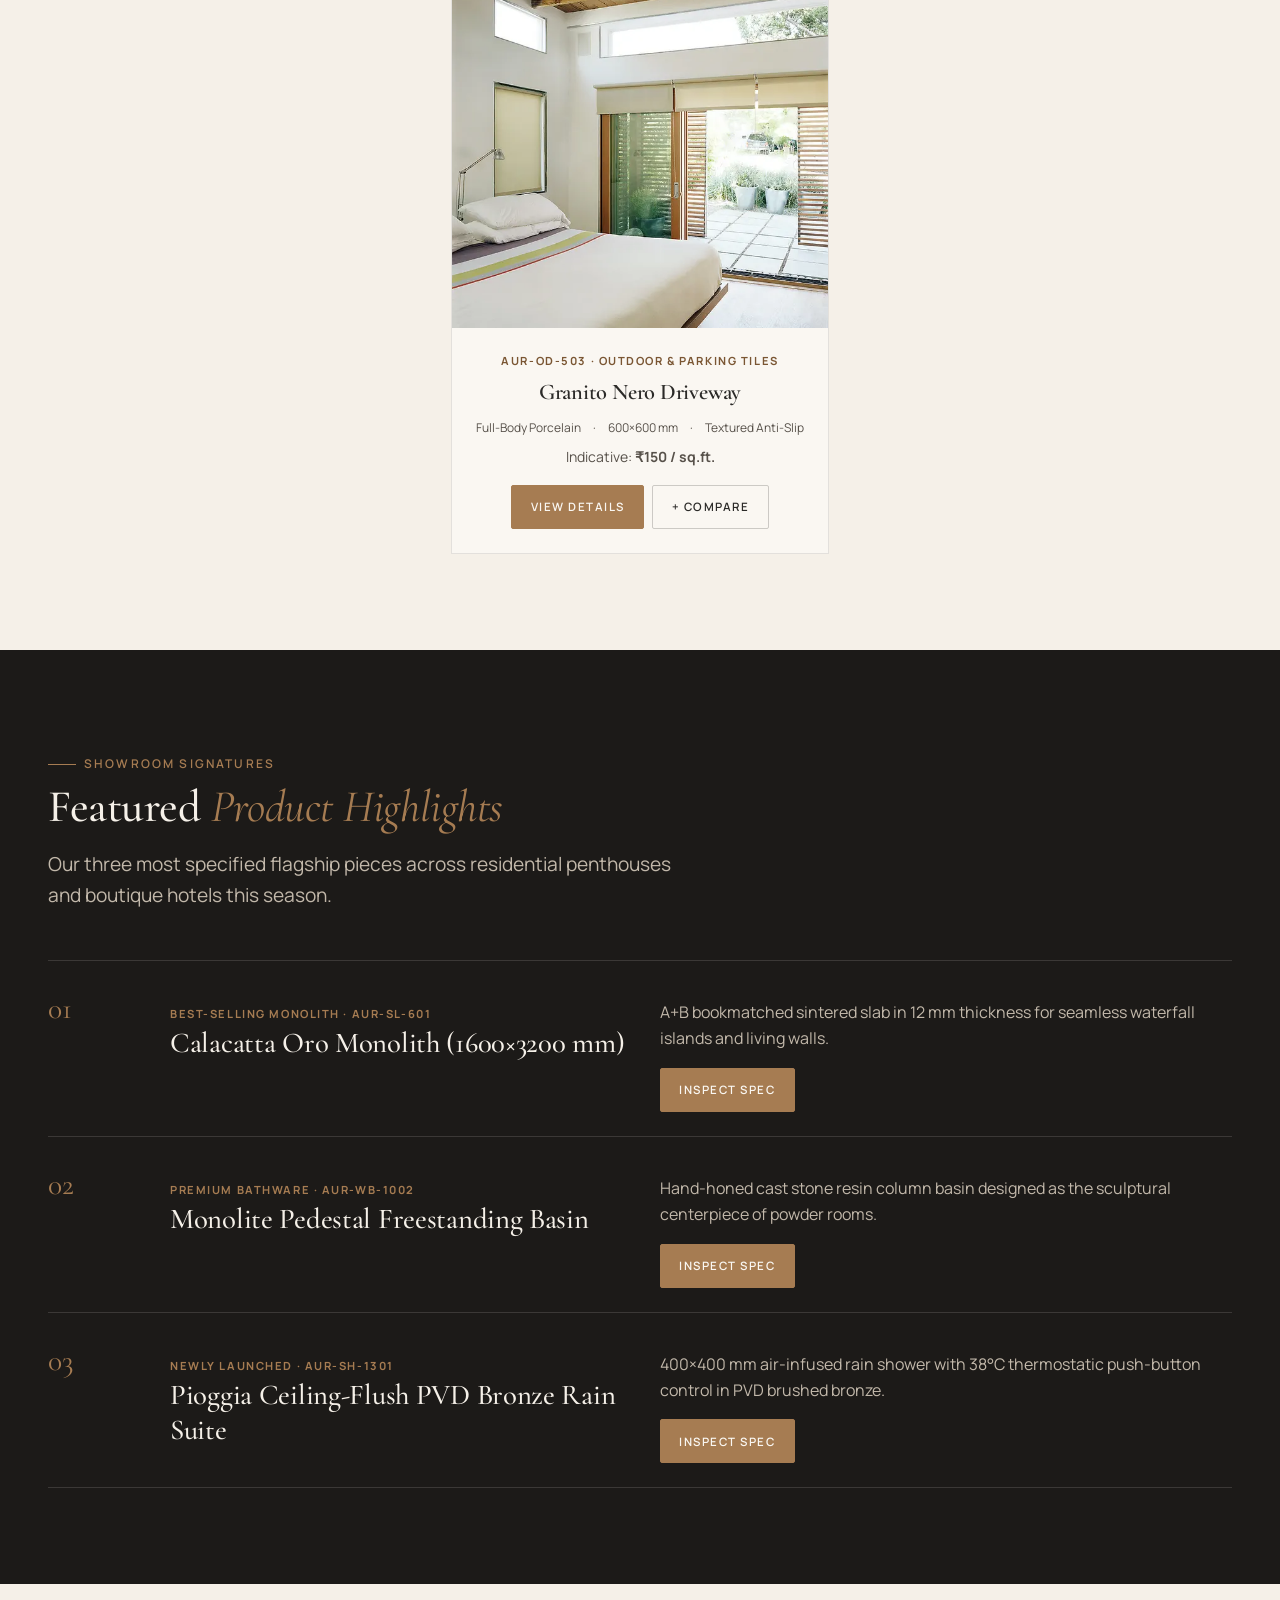
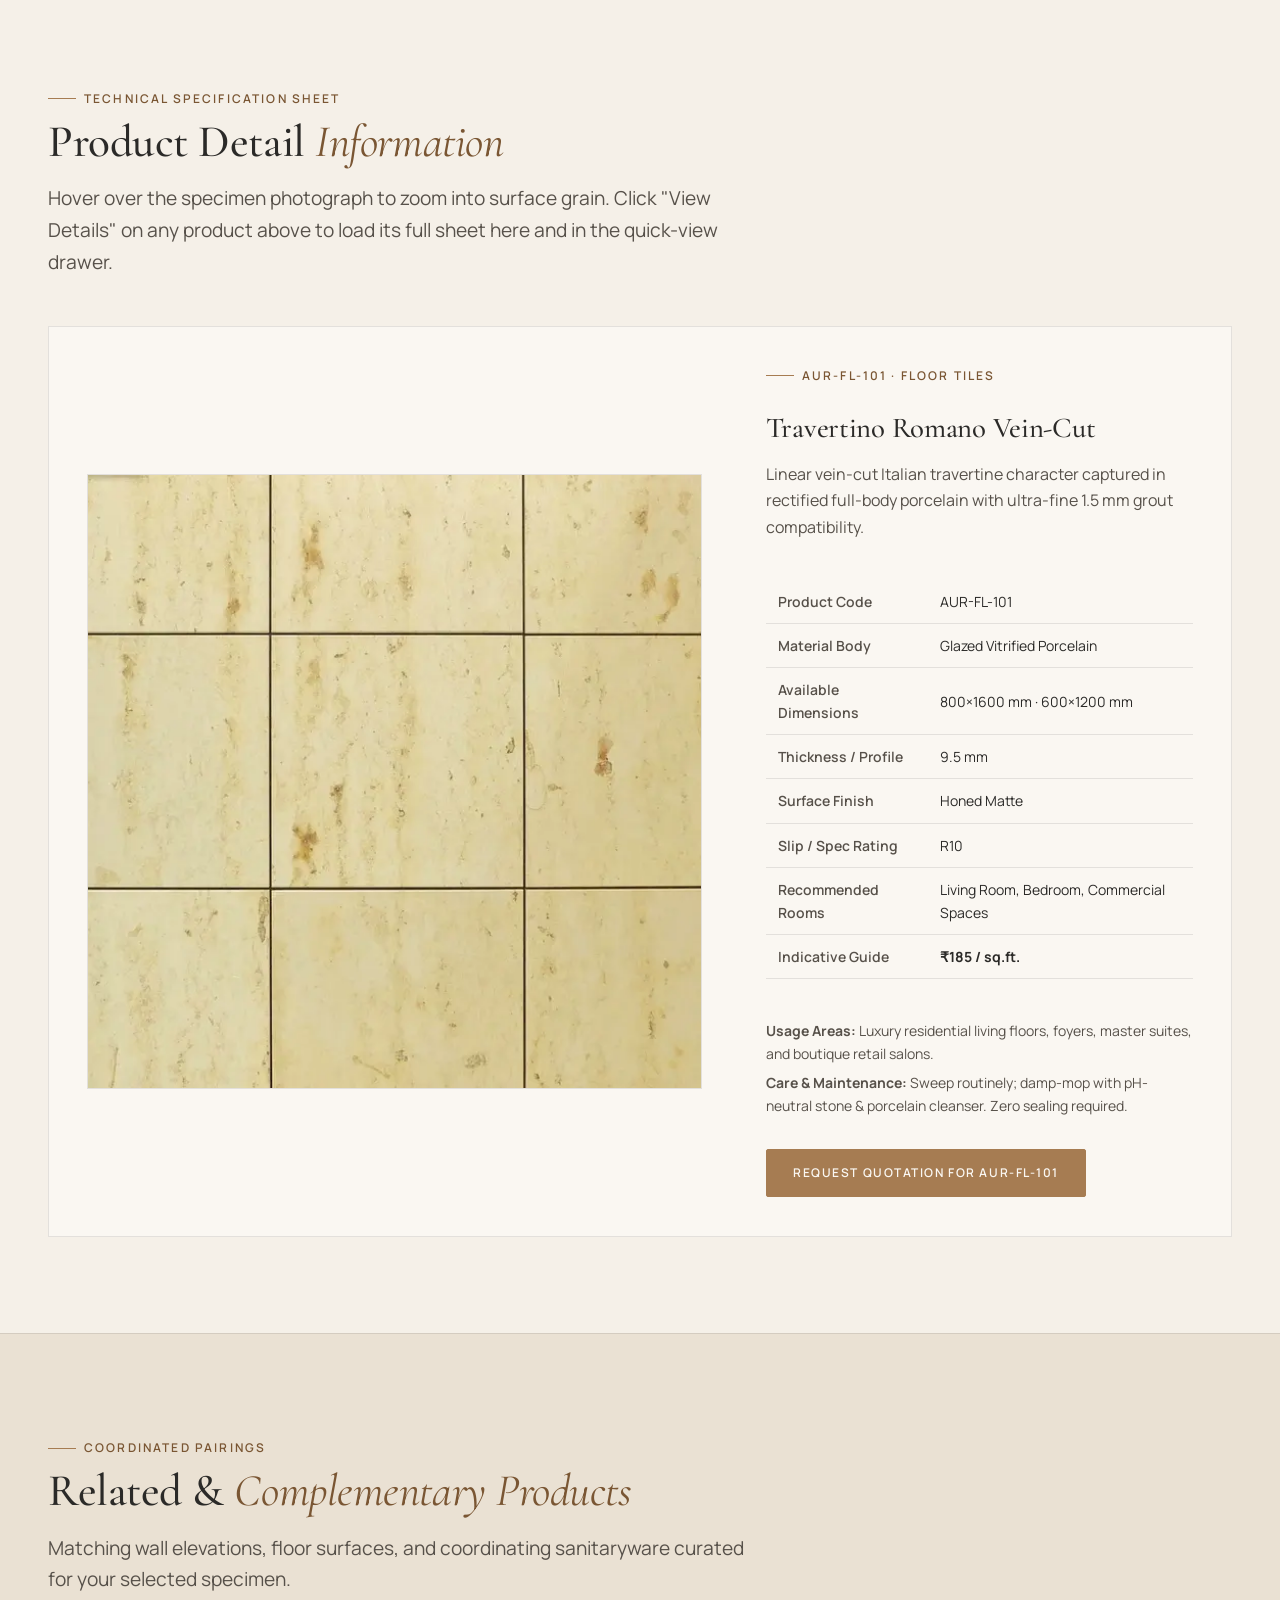
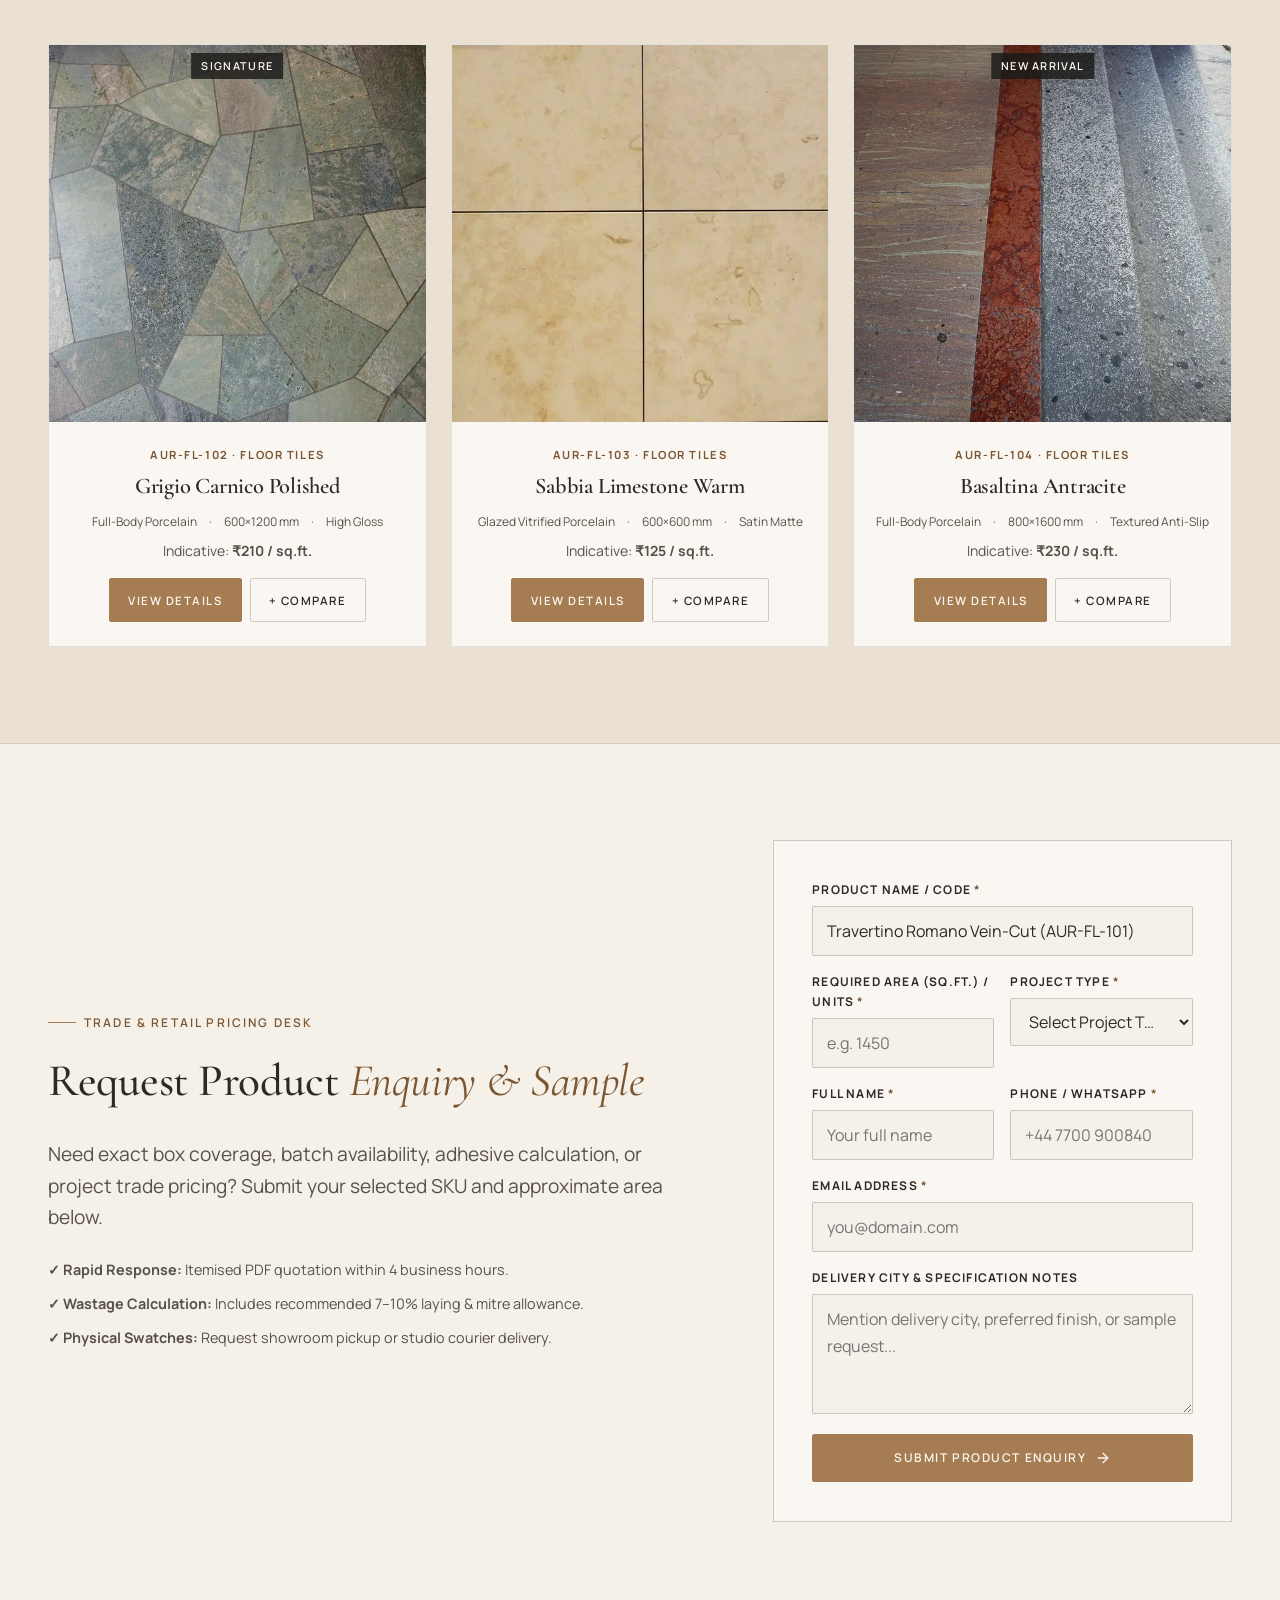
<file: products.html>
<!DOCTYPE html>
<html lang="en" data-theme="light" dir="ltr">
<head>
  <meta charset="UTF-8" />
  <meta name="viewport" content="width=device-width, initial-scale=1.0" />
  <title>Tiles, Porcelain Slabs &amp; Bathware Catalogue | Aurelia</title>
  <meta name="description" content="Browse 46+ architectural floor tiles, wall tiles, porcelain slabs, wooden planks, washbasins, WCs, and PVD showers. Filter by room, size, and finish." />
  <meta name="robots" content="index, follow" />
  <link rel="canonical" href="https://aureliasurfaces.example.com/products.html" />

  <meta property="og:type" content="website" />
  <meta property="og:title" content="Tiles, Porcelain Slabs &amp; Bathware Catalogue | Aurelia" />
  <meta property="og:description" content="Find the perfect surface for every space—filter across 14 tile and sanitaryware categories." />
  <meta property="og:image" content="assets/images/products-hero-surface-gallery.webp" />
  <meta property="og:url" content="https://aureliasurfaces.example.com/products.html" />

  <link rel="preload" as="image" href="assets/images/products-hero-surface-gallery.webp" />
  <link rel="preload" as="font" type="font/woff2" href="assets/fonts/cormorant-garamond-600.woff2" crossorigin />
  <link rel="preload" as="font" type="font/woff2" href="assets/fonts/manrope-400.woff2" crossorigin />

  <!-- Favicon -->
  <link rel="icon" type="image/svg+xml" href="assets/images/favicon.svg" />

  <!-- Core & Theme Stylesheets -->
  <link rel="stylesheet" href="assets/css/style.css" />
  <link rel="stylesheet" href="assets/css/dark-mode.css" />
  <link rel="stylesheet" href="assets/css/rtl.css" />

  <!-- View-Specific Stylesheets (Separated Codes for Mobile, Tab, and 1024 Views) -->
  <link rel="stylesheet" href="assets/css/mobile.css" media="(max-width: 767.98px)" />
  <link rel="stylesheet" href="assets/css/tablet.css" media="(min-width: 768px) and (max-width: 1023.98px)" />
  <link rel="stylesheet" href="assets/css/desktop-1024.css" media="(min-width: 1024px)" />

  <script type="application/ld+json">
  {
    "@context": "https://schema.org",
    "@type": "CollectionPage",
    "name": "Aurelia Surfaces Complete Product Catalogue",
    "description": "Complete specification catalogue of floor tiles, wall tiles, sintered porcelain slabs, and luxury sanitaryware."
  }
  </script>
</head>
<body>
  <a href="#main-content" class="skip-link">Skip to main content</a>
  <div class="scroll-progress" aria-hidden="true"></div>

  <!-- Global Header -->
  <header class="site-header">
    <div class="container site-header__inner">
      <a href="index.html" class="brand-logo" aria-label="Aurelia Surfaces Home">
        <span class="brand-logo__mark" aria-hidden="true">
          <svg class="brand-logo__svg" width="42" height="42" viewBox="0 0 48 48" fill="none" xmlns="http://www.w3.org/2000/svg">
            <defs>
              <linearGradient id="goldIsoH" x1="12" y1="5" x2="36" y2="24" gradientUnits="userSpaceOnUse">
                <stop offset="0%" stop-color="#F0D498"/>
                <stop offset="50%" stop-color="#C5A059"/>
                <stop offset="100%" stop-color="#8C6642"/>
              </linearGradient>
            </defs>
            <polygon points="24,5 41,15 24,25 7,15" fill="url(#goldIsoH)" />
            <polygon points="7,17 22,26 22,43 7,34" fill="currentColor" />
            <polygon points="26,26 41,17 41,34 26,43" fill="#A67C52" opacity="0.92" />
          </svg>
        </span>
        <span class="brand-logo__text">
          <span class="brand-logo__name">Aurelia</span>
          <span class="brand-logo__sub">Surfaces &amp; Bath</span>
        </span>
      </a>

      <nav class="main-nav" aria-label="Primary Navigation">
        <a href="index.html" class="nav-link">Home 1</a>
        <a href="home-2.html" class="nav-link">Home 2</a>
        <a href="about.html" class="nav-link">About</a>
        <a href="products.html" class="nav-link is-active" aria-current="page">Products</a>
        <a href="visualizer-gallery.html" class="nav-link">Gallery</a>
        <a href="contact.html" class="nav-link">Contact</a>
      </nav>

      <div class="header-actions">
        <div class="header-actions__tools">
          <button type="button" class="icon-btn js-open-search" aria-label="Search products"><i data-lucide="search" aria-hidden="true"></i></button>
          <button type="button" class="icon-btn js-theme-toggle" aria-label="Toggle colour theme"><i data-lucide="moon" aria-hidden="true"></i></button>
          <button type="button" class="icon-btn js-rtl-toggle" aria-label="Switch layout direction">RTL</button>
        </div>
        <div class="header-ctas">
          <a href="products.html" class="btn btn--primary btn--sm">Shop Collection</a>
        </div>
        <button type="button" class="hamburger-btn" aria-label="Toggle mobile menu" aria-expanded="false" aria-controls="mobile-nav-overlay">
          <span></span><span></span>
        </button>
      </div>
    </div>
  </header>

  <div class="mobile-nav-overlay" id="mobile-nav-overlay" aria-hidden="true">
    <nav aria-label="Mobile Navigation">
      <div class="mobile-nav__actions">
        <button type="button" class="icon-btn js-open-search" aria-label="Search products"><i data-lucide="search" aria-hidden="true"></i></button>
        <button type="button" class="icon-btn js-theme-toggle" aria-label="Toggle colour theme"><i data-lucide="moon" aria-hidden="true"></i></button>
        <button type="button" class="icon-btn js-rtl-toggle" aria-label="Switch layout direction">RTL</button>
      </div>
      <ul class="mobile-nav__list">
        <li><a href="index.html">Home 1</a></li>
        <li><a href="home-2.html">Home 2</a></li>
        <li><a href="about.html">About</a></li>
        <li><a href="products.html" class="is-active">Products</a></li>
        <li><a href="visualizer-gallery.html">Gallery</a></li>
        <li><a href="contact.html">Contact</a></li>
      </ul>
      <div class="mobile-nav__ctas">
        <a href="products.html" class="btn btn--primary">Shop Collection</a>
      </div>
    </nav>
  </div>

  <main id="main-content">
    <!-- ===================================================================
         SECTION 1: PAGE HERO – EXPLORE OUR PRODUCTS
         =================================================================== -->
    <section class="page-hero" aria-labelledby="products-hero-heading">
      <div class="page-hero__bg">
        <img src="assets/images/products-hero-surface-gallery.webp" srcset="assets/images/products-hero-surface-gallery-sm.webp 600w, assets/images/products-hero-surface-gallery.webp 1600w" sizes="100vw" width="1600" height="900" fetchpriority="high" alt="Architectural flatlay of marble, travertine, wood-grain porcelain, and PVD bronze samples" />
      </div>
      <div class="container">
        <div class="page-hero__content">
          <span class="eyebrow" style="color: #E2BF84;">Complete Specification Catalogue · 14 Departments</span>
          <h1 id="products-hero-heading">Find the Perfect Surface for Every Space.</h1>
          <p>Filter across rectified porcelain slabs, natural stone finishes, timber planks, designer wall reliefs, washbasins, rimless WCs, and PVD brassware—each backed by full technical specifications.</p>
        </div>
      </div>
    </section>

    <!-- ===================================================================
         SECTION 2: BREADCRUMB NAVIGATION
         =================================================================== -->
    <nav class="breadcrumb-bar" aria-label="Breadcrumb">
      <div class="container">
        <ol class="breadcrumb-list">
          <li><a href="index.html">Home</a></li>
          <li aria-hidden="true">/</li>
          <li aria-current="page">Products</li>
        </ol>
      </div>
    </nav>

    <!-- ===================================================================
         SECTION 3 & 4: PRODUCT CATEGORIES & SHOP BY ROOM
         =================================================================== -->
    <section class="section section--stone" aria-labelledby="cat-browse-heading" style="padding-block: 2.5rem;">
      <div class="container">
        <div style="margin-bottom: 1.75rem;">
          <h2 id="cat-browse-heading" class="footer-heading" style="color: var(--accent-text); margin-bottom: 0.75rem;">01 · Browse by Product Category</h2>
          <div class="pill-rail" id="category-pill-rail" role="group" aria-label="Product category quick filters">
            <!-- Dynamically populated with all 14 categories + counts by products.js -->
          </div>
        </div>

        <div>
          <h2 class="footer-heading" style="color: var(--accent-text); margin-bottom: 0.75rem;">02 · Shop by Room Application</h2>
          <div class="pill-rail" id="room-pill-rail" role="group" aria-label="Room application filters">
            <button type="button" class="filter-pill is-active" data-room-pill="All">All Spaces</button>
            <button type="button" class="filter-pill" data-room-pill="Living Room">Living Room</button>
            <button type="button" class="filter-pill" data-room-pill="Bedroom">Bedroom</button>
            <button type="button" class="filter-pill" data-room-pill="Kitchen">Kitchen</button>
            <button type="button" class="filter-pill" data-room-pill="Bathroom">Bathroom</button>
            <button type="button" class="filter-pill" data-room-pill="Balcony">Balcony</button>
            <button type="button" class="filter-pill" data-room-pill="Terrace">Terrace</button>
            <button type="button" class="filter-pill" data-room-pill="Commercial Spaces">Commercial Spaces</button>
          </div>
        </div>
      </div>
    </section>

    <!-- ===================================================================
         SECTION 5 & 6: PRODUCT FILTERS, SORTING & CATALOGUE GRID
         =================================================================== -->
    <section class="section" aria-labelledby="catalogue-grid-heading">
      <div class="container">
        <h2 id="catalogue-grid-heading" class="sr-only">Filterable Product Catalogue</h2>

        <!-- Multi-Attribute Filter & Sort Toolbar -->
        <div class="filter-toolbar" role="region" aria-label="Product specifications filter and sort">
          <div class="filter-toolbar__grid">
            <div class="form-field">
              <label for="filter-category" class="form-label">Category</label>
              <select id="filter-category" class="form-control">
                <option value="All">All 14 Categories</option>
                <option value="Floor Tiles">Floor Tiles</option>
                <option value="Wall Tiles">Wall Tiles</option>
                <option value="Bathroom Tiles">Bathroom Tiles</option>
                <option value="Kitchen Tiles">Kitchen Tiles</option>
                <option value="Outdoor & Parking Tiles">Outdoor &amp; Parking Tiles</option>
                <option value="Porcelain Slabs">Porcelain Slabs</option>
                <option value="Marble & Stone Finish Tiles">Marble &amp; Stone Finish Tiles</option>
                <option value="Wooden Finish Tiles">Wooden Finish Tiles</option>
                <option value="Designer Tiles">Designer Tiles</option>
                <option value="Washbasins">Washbasins</option>
                <option value="Water Closets (WC)">Water Closets (WC)</option>
                <option value="Faucets & Taps">Faucets &amp; Taps</option>
                <option value="Shower Systems">Shower Systems</option>
                <option value="Bathroom Accessories">Bathroom Accessories</option>
              </select>
            </div>

            <div class="form-field">
              <label for="filter-room" class="form-label">Room</label>
              <select id="filter-room" class="form-control">
                <option value="All">All Rooms</option>
                <option value="Living Room">Living Room</option>
                <option value="Bedroom">Bedroom</option>
                <option value="Kitchen">Kitchen</option>
                <option value="Bathroom">Bathroom</option>
                <option value="Balcony">Balcony</option>
                <option value="Terrace">Terrace &amp; Outdoor</option>
                <option value="Commercial Spaces">Commercial Spaces</option>
              </select>
            </div>

            <div class="form-field">
              <label for="filter-size" class="form-label">Dimensions / Size</label>
              <select id="filter-size" class="form-control">
                <option value="All">All Dimensions</option>
                <option value="300×600 mm">300×600 mm</option>
                <option value="600×600 mm">600×600 mm</option>
                <option value="200×1200 mm">200×1200 mm Planks</option>
                <option value="600×1200 mm">600×1200 mm</option>
                <option value="800×1600 mm">800×1600 mm</option>
                <option value="1200×2400 mm">1200×2400 mm Slabs</option>
                <option value="1600×3200 mm">1600×3200 mm Monoliths</option>
                <option value="Sanitaryware / Custom">Sanitaryware / Bathware</option>
              </select>
            </div>

            <div class="form-field">
              <label for="filter-colour" class="form-label">Colour Palette</label>
              <select id="filter-colour" class="form-control">
                <option value="All">All Tones</option>
                <option value="Ivory & Cream">Ivory &amp; Cream</option>
                <option value="Warm Beige & Travertine">Warm Beige &amp; Travertine</option>
                <option value="Carrara White">Carrara White</option>
                <option value="Charcoal & Slate">Charcoal &amp; Slate</option>
                <option value="Walnut & Oak">Walnut &amp; Oak</option>
                <option value="Terracotta & Bronze">Terracotta &amp; Bronze</option>
              </select>
            </div>

            <div class="form-field">
              <label for="filter-material" class="form-label">Material</label>
              <select id="filter-material" class="form-control">
                <option value="All">All Materials</option>
                <option value="Glazed Vitrified Porcelain">Glazed Vitrified Porcelain</option>
                <option value="Full-Body Porcelain">Full-Body Porcelain</option>
                <option value="Sintered Stone Slab">Sintered Stone Slab</option>
                <option value="Ceramic Wall">Ceramic Wall</option>
                <option value="Vitreous China">Vitreous China</option>
                <option value="Stone Resin">Stone Resin</option>
                <option value="Solid Brass PVD">Solid Brass PVD</option>
              </select>
            </div>

            <div class="form-field">
              <label for="filter-finish" class="form-label">Surface Finish</label>
              <select id="filter-finish" class="form-control">
                <option value="All">All Finishes</option>
                <option value="Honed Matte">Honed Matte</option>
                <option value="Satin Matte">Satin Matte</option>
                <option value="High Gloss">High Gloss</option>
                <option value="Polished Lappato">Polished Lappato</option>
                <option value="Textured Anti-Slip">Textured Anti-Slip</option>
                <option value="Brushed Bronze PVD">Brushed Bronze PVD</option>
              </select>
            </div>

            <div class="form-field">
              <label for="filter-price" class="form-label">Indicative Price Band</label>
              <select id="filter-price" class="form-control">
                <option value="All">All Price Tiers</option>
                <option value="entry">₹125 – ₹165 / sq.ft.</option>
                <option value="mid">₹170 – ₹275 / sq.ft.</option>
                <option value="luxury">₹340 – ₹580 / sq.ft. (Slabs)</option>
                <option value="bathware">Luxury Bathware &amp; Brass</option>
              </select>
            </div>

            <div class="form-field">
              <label for="filter-sort" class="form-label">Sort By</label>
              <select id="filter-sort" class="form-control">
                <option value="popular">Popularity &amp; Best-Sellers</option>
                <option value="newest">Newest Arrivals First</option>
                <option value="price-asc">Price Band: Low to High</option>
                <option value="name">Alphabetical (A – Z)</option>
              </select>
            </div>
          </div>

          <div class="filter-toolbar__footer">
            <p id="product-result-count" aria-live="polite" style="font-weight: 600; color: var(--text-primary);">Showing 46 of 46 architectural specifications</p>
            <button type="button" id="clear-filters-btn" class="btn btn--outline btn--sm">Clear All Filters</button>
          </div>
        </div>

        <!-- Product Catalogue Grid (Populated by products.js) -->
        <div class="card-grid card-grid--3" id="product-catalogue-grid" aria-live="polite"></div>
      </div>
    </section>

    <!-- ===================================================================
         SECTION 7: FEATURED PRODUCT COLLECTION (EDITORIAL SPOTLIGHT)
         =================================================================== -->
    <section class="section section--dark" id="featured-collections" aria-labelledby="featured-prod-heading">
      <div class="container">
        <div class="section-header section-header--split reveal">
          <div class="section-header__main">
            <span class="eyebrow">Showroom Signatures</span>
            <h2 id="featured-prod-heading">Featured <em class="editorial-italic">Product Highlights</em></h2>
            <p class="section-lead">Our three most specified flagship pieces across residential penthouses and boutique hotels this season.</p>
          </div>
        </div>

        <ol class="numbered-ledger">
          <li class="ledger-row reveal">
            <span class="ledger-row__index">01</span>
            <div>
              <span class="lux-card__code" style="color: var(--accent);">Best-Selling Monolith · AUR-SL-601</span>
              <h3>Calacatta Oro Monolith (1600×3200 mm)</h3>
            </div>
            <div class="ledger-row__desc" style="display: flex; flex-wrap: wrap; align-items: center; justify-content: space-between; gap: 1rem;">
              <p>A+B bookmatched sintered slab in 12 mm thickness for seamless waterfall islands and living walls.</p>
              <button type="button" class="btn btn--primary btn--sm js-open-product" data-code="AUR-SL-601">Inspect Spec</button>
            </div>
          </li>

          <li class="ledger-row reveal">
            <span class="ledger-row__index">02</span>
            <div>
              <span class="lux-card__code" style="color: var(--accent);">Premium Bathware · AUR-WB-1002</span>
              <h3>Monolite Pedestal Freestanding Basin</h3>
            </div>
            <div class="ledger-row__desc" style="display: flex; flex-wrap: wrap; align-items: center; justify-content: space-between; gap: 1rem;">
              <p>Hand-honed cast stone resin column basin designed as the sculptural centerpiece of powder rooms.</p>
              <button type="button" class="btn btn--primary btn--sm js-open-product" data-code="AUR-WB-1002">Inspect Spec</button>
            </div>
          </li>

          <li class="ledger-row reveal">
            <span class="ledger-row__index">03</span>
            <div>
              <span class="lux-card__code" style="color: var(--accent);">Newly Launched · AUR-SH-1301</span>
              <h3>Pioggia Ceiling-Flush PVD Bronze Rain Suite</h3>
            </div>
            <div class="ledger-row__desc" style="display: flex; flex-wrap: wrap; align-items: center; justify-content: space-between; gap: 1rem;">
              <p>400×400 mm air-infused rain shower with 38°C thermostatic push-button control in PVD brushed bronze.</p>
              <button type="button" class="btn btn--primary btn--sm js-open-product" data-code="AUR-SH-1301">Inspect Spec</button>
            </div>
          </li>
        </ol>
      </div>
    </section>

    <!-- ===================================================================
         SECTION 8: PRODUCT DETAIL INFORMATION (INLINE ACTIVE SPECIMEN)
         =================================================================== -->
    <section class="section" id="product-detail-showcase" aria-labelledby="spec-detail-heading">
      <div class="container">
        <div class="section-header reveal">
          <span class="eyebrow">Technical Specification Sheet</span>
          <h2 id="spec-detail-heading">Product Detail <em class="editorial-italic">Information</em></h2>
          <p class="section-lead">Hover over the specimen photograph to zoom into surface grain. Click "View Details" on any product above to load its full sheet here and in the quick-view drawer.</p>
        </div>

        <div id="inline-product-detail" style="background: var(--bg-elevated); border: 1px solid var(--border-subtle); padding: clamp(1.25rem, 3vw, 2.5rem);">
          <!-- Dynamically populated by products.js -->
        </div>
      </div>
    </section>

    <!-- ===================================================================
         SECTION 9: RELATED PRODUCTS (COMPLEMENTARY PAIRINGS)
         =================================================================== -->
    <section class="section section--stone" aria-labelledby="related-products-heading">
      <div class="container">
        <div class="section-header reveal">
          <span class="eyebrow">Coordinated Pairings</span>
          <h2 id="related-products-heading">Related &amp; <em class="editorial-italic">Complementary Products</em></h2>
          <p class="section-lead">Matching wall elevations, floor surfaces, and coordinating sanitaryware curated for your selected specimen.</p>
        </div>

        <div class="card-grid card-grid--3" id="related-products-grid">
          <!-- Dynamically populated by products.js -->
        </div>
      </div>
    </section>

    <!-- ===================================================================
         SECTION 10: REQUEST PRODUCT ENQUIRY FORM
         =================================================================== -->
    <section class="section" id="request-product-enquiry" aria-labelledby="enquiry-form-heading">
      <div class="container">
        <div class="editorial-split">
          <div class="editorial-split__content">
            <span class="eyebrow">Trade &amp; Retail Pricing Desk</span>
            <h2 id="enquiry-form-heading">Request Product <em class="editorial-italic">Enquiry &amp; Sample</em></h2>
            <p class="section-lead">
              Need exact box coverage, batch availability, adhesive calculation, or project trade pricing? Submit your selected SKU and approximate area below.
            </p>
            <ul style="display: grid; gap: 10px; font-size: 0.9rem; color: var(--text-secondary); margin-top: 0.5rem;">
              <li><strong>✓ Rapid Response:</strong> Itemised PDF quotation within 4 business hours.</li>
              <li><strong>✓ Wastage Calculation:</strong> Includes recommended 7–10% laying &amp; mitre allowance.</li>
              <li><strong>✓ Physical Swatches:</strong> Request showroom pickup or studio courier delivery.</li>
            </ul>
          </div>

          <div style="background: var(--bg-elevated); border: 1px solid var(--border-strong); padding: clamp(1.5rem, 3vw, 2.5rem); width: 100%;">
            <!-- TODO: Replace Formspree endpoint placeholder with your live endpoint -->
            <form action="https://formspree.io/f/placeholder-product-enquiry" method="POST" data-validate-form data-success-msg="Product enquiry received! Our Specification Desk has logged your SKU and quantity and will share pricing shortly." novalidate>
              <div class="hp-trap" aria-hidden="true">
                <label for="enq-hp">Leave empty</label>
                <input type="text" id="enq-hp" name="_gotcha" tabindex="-1" autocomplete="off" />
              </div>

              <div class="form-grid form-grid--2">
                <div class="form-field form-field--full">
                  <label for="enq-product-name" class="form-label">Product Name / Code <span class="req">*</span></label>
                  <input type="text" id="enq-product-name" name="product_name" class="form-control" value="Travertino Romano Vein-Cut (AUR-FL-101)" required />
                  <span class="field-error" role="alert"></span>
                </div>

                <div class="form-field">
                  <label for="enq-quantity" class="form-label">Required Area (sq.ft.) / Units <span class="req">*</span></label>
                  <input type="text" id="enq-quantity" name="quantity_sqft" class="form-control" placeholder="e.g. 1450" data-validate-number required />
                  <span class="field-error" role="alert"></span>
                </div>

                <div class="form-field">
                  <label for="enq-project-type" class="form-label">Project Type <span class="req">*</span></label>
                  <select id="enq-project-type" name="project_type" class="form-control" required>
                    <option value="">Select Project Type</option>
                    <option value="Residential Home / Villa">Residential Home / Villa</option>
                    <option value="Apartment Renovation">Apartment Renovation</option>
                    <option value="Architect / Interior Studio">Architect / Interior Studio</option>
                    <option value="Commercial / Hospitality">Commercial / Hospitality</option>
                    <option value="Builder / Bulk Development">Builder / Bulk Development</option>
                  </select>
                  <span class="field-error" role="alert"></span>
                </div>

                <div class="form-field">
                  <label for="enq-name" class="form-label">Full Name <span class="req">*</span></label>
                  <input type="text" id="enq-name" name="full_name" class="form-control" placeholder="Your full name" required />
                  <span class="field-error" role="alert"></span>
                </div>

                <div class="form-field">
                  <label for="enq-phone" class="form-label">Phone / WhatsApp <span class="req">*</span></label>
                  <input type="tel" id="enq-phone" name="phone" class="form-control" placeholder="+44 7700 900840" required />
                  <span class="field-error" role="alert"></span>
                </div>

                <div class="form-field form-field--full">
                  <label for="enq-email" class="form-label">Email Address <span class="req">*</span></label>
                  <input type="email" id="enq-email" name="email" class="form-control" placeholder="you@domain.com" required />
                  <span class="field-error" role="alert"></span>
                </div>

                <div class="form-field form-field--full">
                  <label for="enq-notes" class="form-label">Delivery City &amp; Specification Notes</label>
                  <textarea id="enq-notes" name="notes" class="form-control" placeholder="Mention delivery city, preferred finish, or sample request..."></textarea>
                </div>
              </div>

              <div style="margin-top: 1.25rem;">
                <button type="submit" class="btn btn--primary" style="width: 100%;">Submit Product Enquiry <i data-lucide="arrow-right" aria-hidden="true"></i></button>
              </div>
              <div class="form-status" role="status" aria-live="polite"></div>
            </form>
          </div>
        </div>
      </div>
    </section>

    <!-- ===================================================================
         SECTION 11: PRODUCT CONSULTATION CTA
         =================================================================== -->
    <section class="section section--beige" aria-labelledby="prod-consult-heading">
      <div class="container">
        <div class="overlap-banner">
          <div class="overlap-banner__media">
            <img src="assets/images/products-cta-consultation.webp" srcset="assets/images/products-cta-consultation-sm.webp 600w, assets/images/products-cta-consultation.webp 1500w" sizes="(max-width: 959px) 94vw, 60vw" width="1500" height="800" loading="lazy" alt="Showroom surface specialist comparing honed stone tiles with an interior architect" />
          </div>
          <div class="overlap-banner__card">
            <span class="eyebrow">Complimentary Advisory</span>
            <h2 id="prod-consult-heading">Need Help Choosing the Right Tiles?</h2>
            <p style="margin-block: 1rem 1.5rem;">Unsure whether R9 lappato or R10 honed silk suits your floor, or how to pair grout shades with brushed bronze? Sit down with our in-house surface architects.</p>
            <a href="contact.html" class="btn btn--primary">Speak to an Expert <i data-lucide="arrow-right" aria-hidden="true"></i></a>
          </div>
        </div>
      </div>
    </section>
  </main>

  <!-- =====================================================================
       SECTION 12: GLOBAL FOOTER
       ===================================================================== -->
  <footer class="site-footer">
    <div class="container">
      <div class="site-footer__grid">
        <div>
          <a href="index.html" class="brand-logo" aria-label="Aurelia Surfaces Home">
            <span class="brand-logo__mark" aria-hidden="true">
              <svg class="brand-logo__svg" width="42" height="42" viewBox="0 0 48 48" fill="none" xmlns="http://www.w3.org/2000/svg">
                <defs>
                  <linearGradient id="goldIsoF" x1="12" y1="5" x2="36" y2="24" gradientUnits="userSpaceOnUse">
                    <stop offset="0%" stop-color="#F3DC9B"/>
                    <stop offset="50%" stop-color="#CCA072"/>
                    <stop offset="100%" stop-color="#A67C52"/>
                  </linearGradient>
                </defs>
                <polygon points="24,5 41,15 24,25 7,15" fill="url(#goldIsoF)" />
                <polygon points="7,17 22,26 22,43 7,34" fill="currentColor" />
                <polygon points="26,26 41,17 41,34 26,43" fill="#CCA072" opacity="0.95" />
              </svg>
            </span>
            <span class="brand-logo__text">
              <span class="brand-logo__name">Aurelia</span>
              <span class="brand-logo__sub">Surfaces &amp; Bath</span>
            </span>
          </a>
          <p class="site-footer__desc">
            Architectural porcelain slabs, natural stone finishes, and precision PVD sanitaryware curated for enduring residential and commercial interiors.
          </p>
          <div class="footer-socials" aria-label="Social Media">
            <a href="https://facebook.com" target="_blank" rel="noopener noreferrer" aria-label="Facebook"><i data-lucide="facebook" aria-hidden="true"></i></a>
            <a href="https://instagram.com" target="_blank" rel="noopener noreferrer" aria-label="Instagram"><i data-lucide="instagram" aria-hidden="true"></i></a>
            <a href="https://x.com" target="_blank" rel="noopener noreferrer" aria-label="X (formerly Twitter)">
              <svg width="18" height="18" viewBox="0 0 24 24" fill="currentColor" aria-hidden="true">
                <path d="M18.244 2.25h3.308l-7.227 8.26 8.502 11.24H16.17l-5.214-6.817L4.99 21.75H1.68l7.73-8.835L1.254 2.25H8.08l4.713 6.231zm-1.161 17.52h1.833L7.084 4.126H5.117z"/>
              </svg>
            </a>
            <a href="https://linkedin.com" target="_blank" rel="noopener noreferrer" aria-label="LinkedIn"><i data-lucide="linkedin" aria-hidden="true"></i></a>
            <a href="https://youtube.com" target="_blank" rel="noopener noreferrer" aria-label="YouTube"><i data-lucide="youtube" aria-hidden="true"></i></a>
          </div>
        </div>

        <div>
          <h3 class="footer-heading">Quick Links</h3>
          <ul class="footer-links">
            <li><a href="index.html">Home 01 — Showroom</a></li>
            <li><a href="home-2.html">Home 02 — Architectural</a></li>
            <li><a href="products.html">Complete Product Catalogue</a></li>
            <li><a href="visualizer-gallery.html">Visualizer Gallery</a></li>
            <li><a href="about.html">About Our Showroom</a></li>
            <li><a href="contact.html">Contact &amp; Quotations</a></li>
          </ul>
        </div>

        <div>
          <h3 class="footer-heading">Top Categories</h3>
          <ul class="footer-links">
            <li><a href="products.html?category=Porcelain%20Slabs">Porcelain Slabs</a></li>
            <li><a href="products.html?category=Floor%20Tiles">Floor Tiles</a></li>
            <li><a href="products.html?category=Bathroom%20Tiles">Bathroom Tiles</a></li>
            <li><a href="products.html?category=Washbasins">Washbasins</a></li>
            <li><a href="products.html?category=Water%20Closets%20(WC)">Water Closets (WC)</a></li>
            <li><a href="products.html?category=Shower%20Systems">Shower Systems</a></li>
          </ul>
        </div>

        <div>
          <h3 class="footer-heading">Showroom Contact</h3>
          <ul class="footer-links">
            <li>42 Design District, King's Road, Chelsea, London SW10 0XE</li>
            <li><a href="tel:+442079460920">+44 20 7946 0920</a></li>
            <li><a href="mailto:concierge@aureliasurfaces.com">concierge@aureliasurfaces.com</a></li>
            <li>Mon–Sat: 10:00 AM – 8:00 PM | Sun: 11:00 AM – 6:00 PM</li>
          </ul>
        </div>
      </div>

      <div class="site-footer__bottom">
        <p>&copy; 2026 Aurelia Surfaces Ltd. All rights reserved.</p>
        <p><a href="contact.html#map-section">Showroom Directions</a> · <a href="sitemap.xml">Sitemap</a></p>
      </div>
    </div>
  </footer>

  <!-- Slide-Over Product Specification Drawer -->
  <div class="spec-modal" id="product-spec-modal" role="dialog" aria-modal="true" aria-label="Product technical specification" aria-hidden="true">
    <div class="spec-modal__drawer">
      <div style="display: flex; justify-content: space-between; align-items: center; padding-bottom: 1rem; margin-bottom: 1.5rem; border-bottom: 1px solid var(--border-subtle);">
        <span class="eyebrow" style="margin-bottom: 0;">Specification Sheet</span>
        <button type="button" class="icon-btn js-close-spec-modal" aria-label="Close specification drawer"><i data-lucide="x" aria-hidden="true"></i></button>
      </div>
      <div id="product-spec-modal-body"></div>
    </div>
  </div>

  <!-- Sticky Compare Up-To-3 Products Tray -->
  <aside class="compare-bar" id="compare-bar" aria-label="Product comparison tray">
    <div class="container compare-bar__inner">
      <div class="compare-bar__slots" id="compare-slots"></div>
      <div style="display: flex; gap: 10px;">
        <button type="button" id="open-compare-modal-btn" class="btn btn--primary btn--sm">Compare Selected (Max 3)</button>
        <button type="button" id="clear-compare-btn" class="btn btn--outline-light btn--sm">Clear</button>
      </div>
    </div>
  </aside>

  <!-- Product Comparison Modal -->
  <div class="compare-modal" id="compare-modal" role="dialog" aria-modal="true" aria-labelledby="compare-modal-title" aria-hidden="true">
    <div class="compare-modal__box">
      <div style="display: flex; justify-content: space-between; align-items: center; margin-bottom: 1.25rem;">
        <h3 id="compare-modal-title">Side-by-Side Surface Comparison</h3>
        <button type="button" class="icon-btn js-close-compare-modal" aria-label="Close comparison table"><i data-lucide="x" aria-hidden="true"></i></button>
      </div>
      <div id="compare-modal-body"></div>
    </div>
  </div>

  <!-- Global Search Modal -->
  <div class="search-modal" id="search-modal" role="dialog" aria-modal="true" aria-labelledby="search-modal-label" aria-hidden="true">
    <div class="search-modal__panel">
      <div class="search-modal__bar">
        <i data-lucide="search" aria-hidden="true"></i>
        <label for="global-search-input" id="search-modal-label" class="sr-only">Search tiles and sanitaryware</label>
        <input type="search" id="global-search-input" class="search-modal__input" placeholder="Search by name, category, finish or code..." autocomplete="off" />
        <button type="button" class="icon-btn js-close-search" aria-label="Close search"><i data-lucide="x" aria-hidden="true"></i></button>
      </div>
      <div class="search-modal__results" id="global-search-results" aria-live="polite"></div>
    </div>
  </div>

  <div class="floating-stack">
    <a href="https://wa.me/447700900840?text=Hello%20Aurelia%20Surfaces%2C%20I%20am%20browsing%20your%20product%20catalogue%20and%20need%20pricing." target="_blank" rel="noopener noreferrer" class="whatsapp-float" aria-label="Chat on WhatsApp">
      <i data-lucide="message-circle" aria-hidden="true"></i>
    </a>
    <button type="button" class="scroll-top-btn" aria-label="Scroll back to top">
      <svg class="scroll-top-btn__ring" viewBox="0 0 52 52" aria-hidden="true">
        <circle cx="26" cy="26" r="23" fill="none" stroke="rgba(166,124,82,0.2)" stroke-width="2"></circle>
        <circle class="scroll-top-btn__progress" cx="26" cy="26" r="23" fill="none" stroke="var(--accent)" stroke-width="2"></circle>
      </svg>
      <i data-lucide="arrow-up" aria-hidden="true"></i>
    </button>
  </div>

  <div class="mobile-visit-bar" role="region" aria-label="Quick showroom actions">
    <a href="contact.html#visit-showroom"><i data-lucide="map-pin" aria-hidden="true"></i> Book Showroom Visit</a>
    <a href="#request-product-enquiry"><i data-lucide="file-text" aria-hidden="true"></i> Product Quote</a>
  </div>

  <script src="assets/js/plugins/lucide.min.js" defer></script>
  <script src="assets/js/products.js" defer></script>
  <script src="assets/js/gallery.js" defer></script>
  <script src="assets/js/main.js" defer></script>
</body>
</html>
</file>
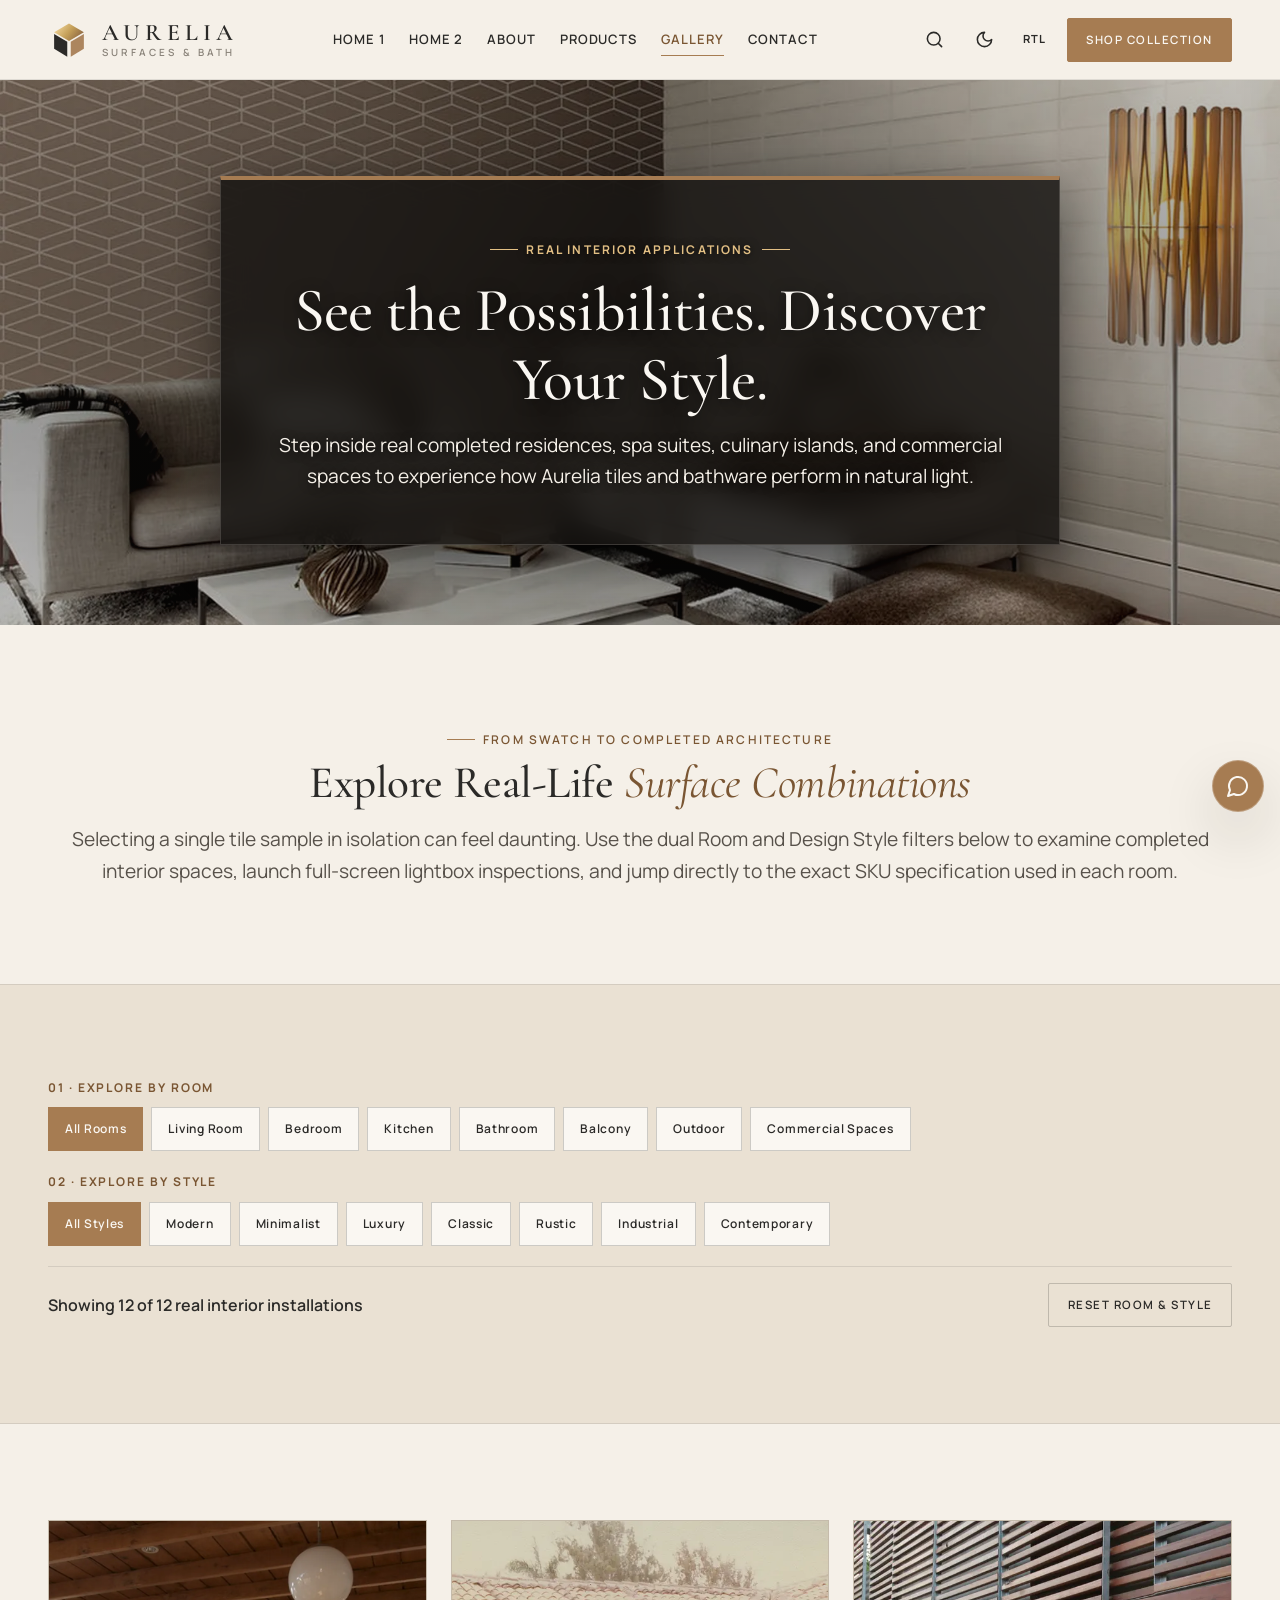
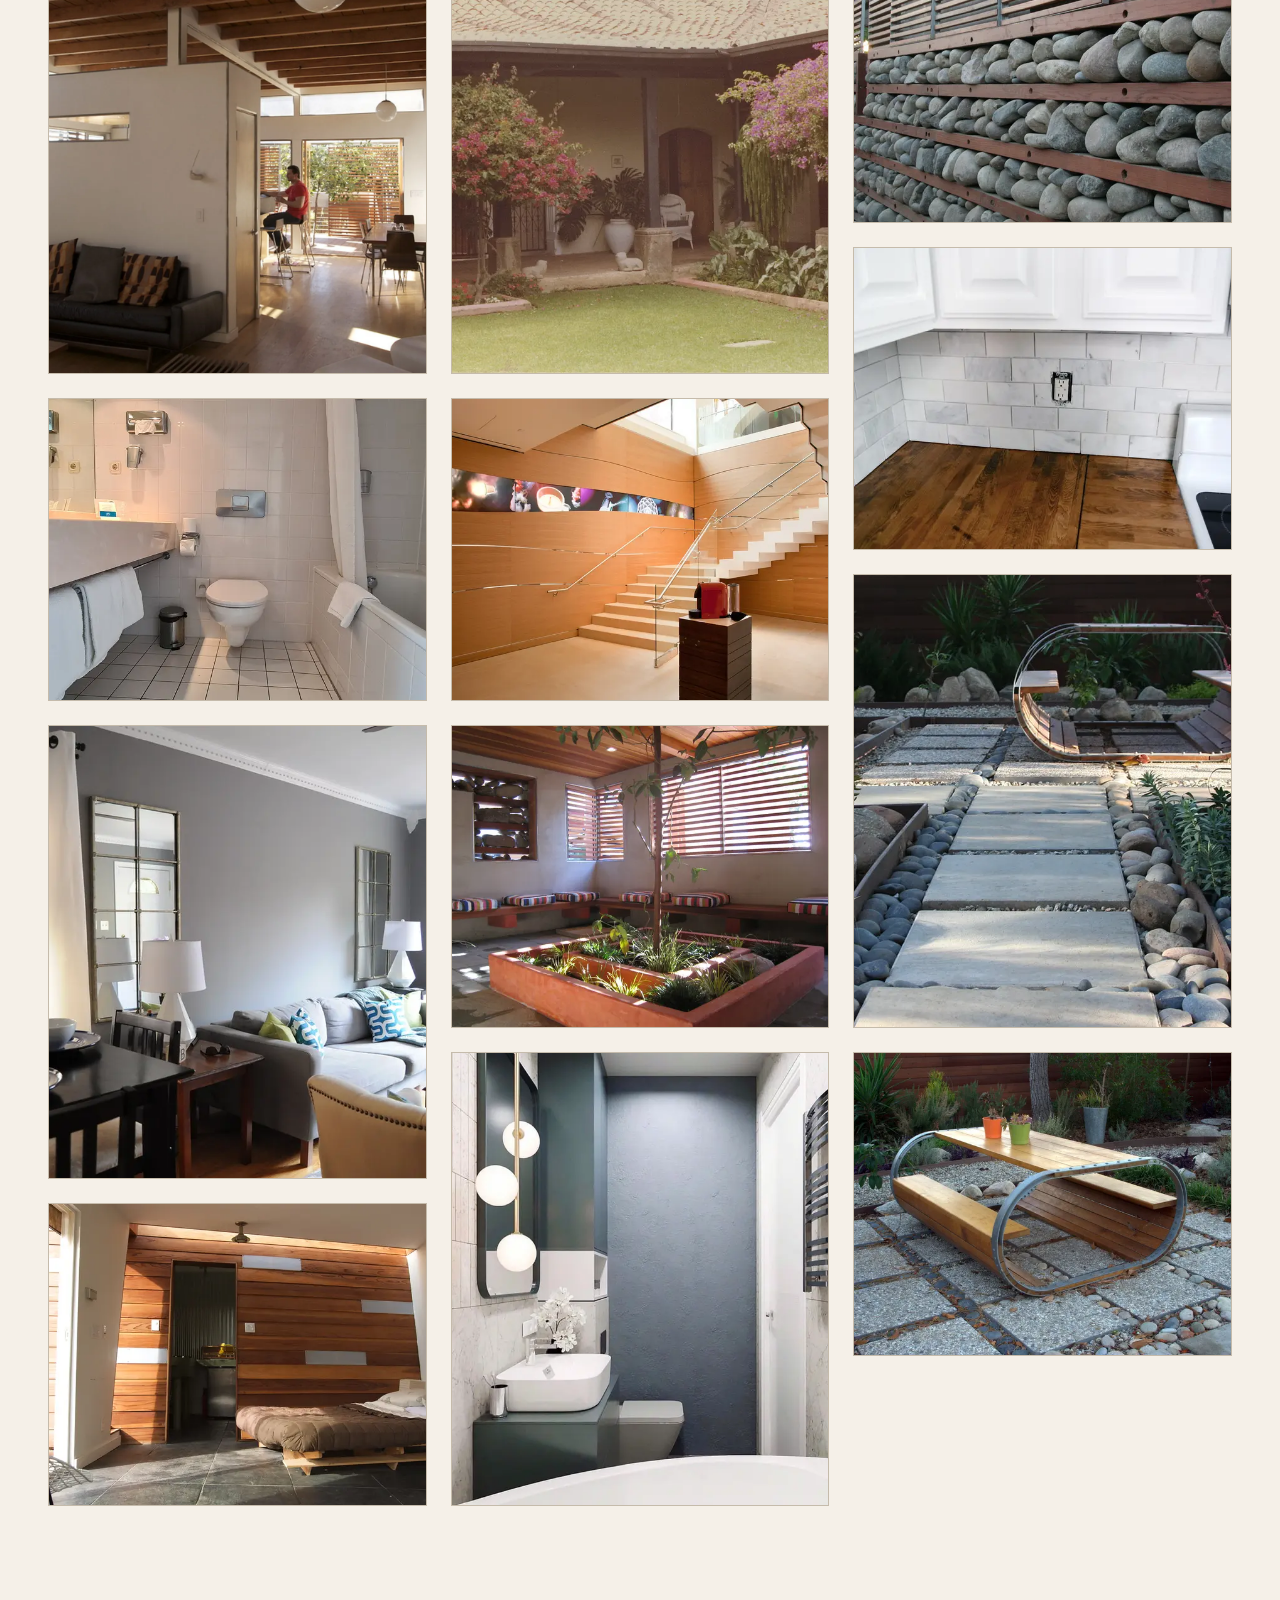
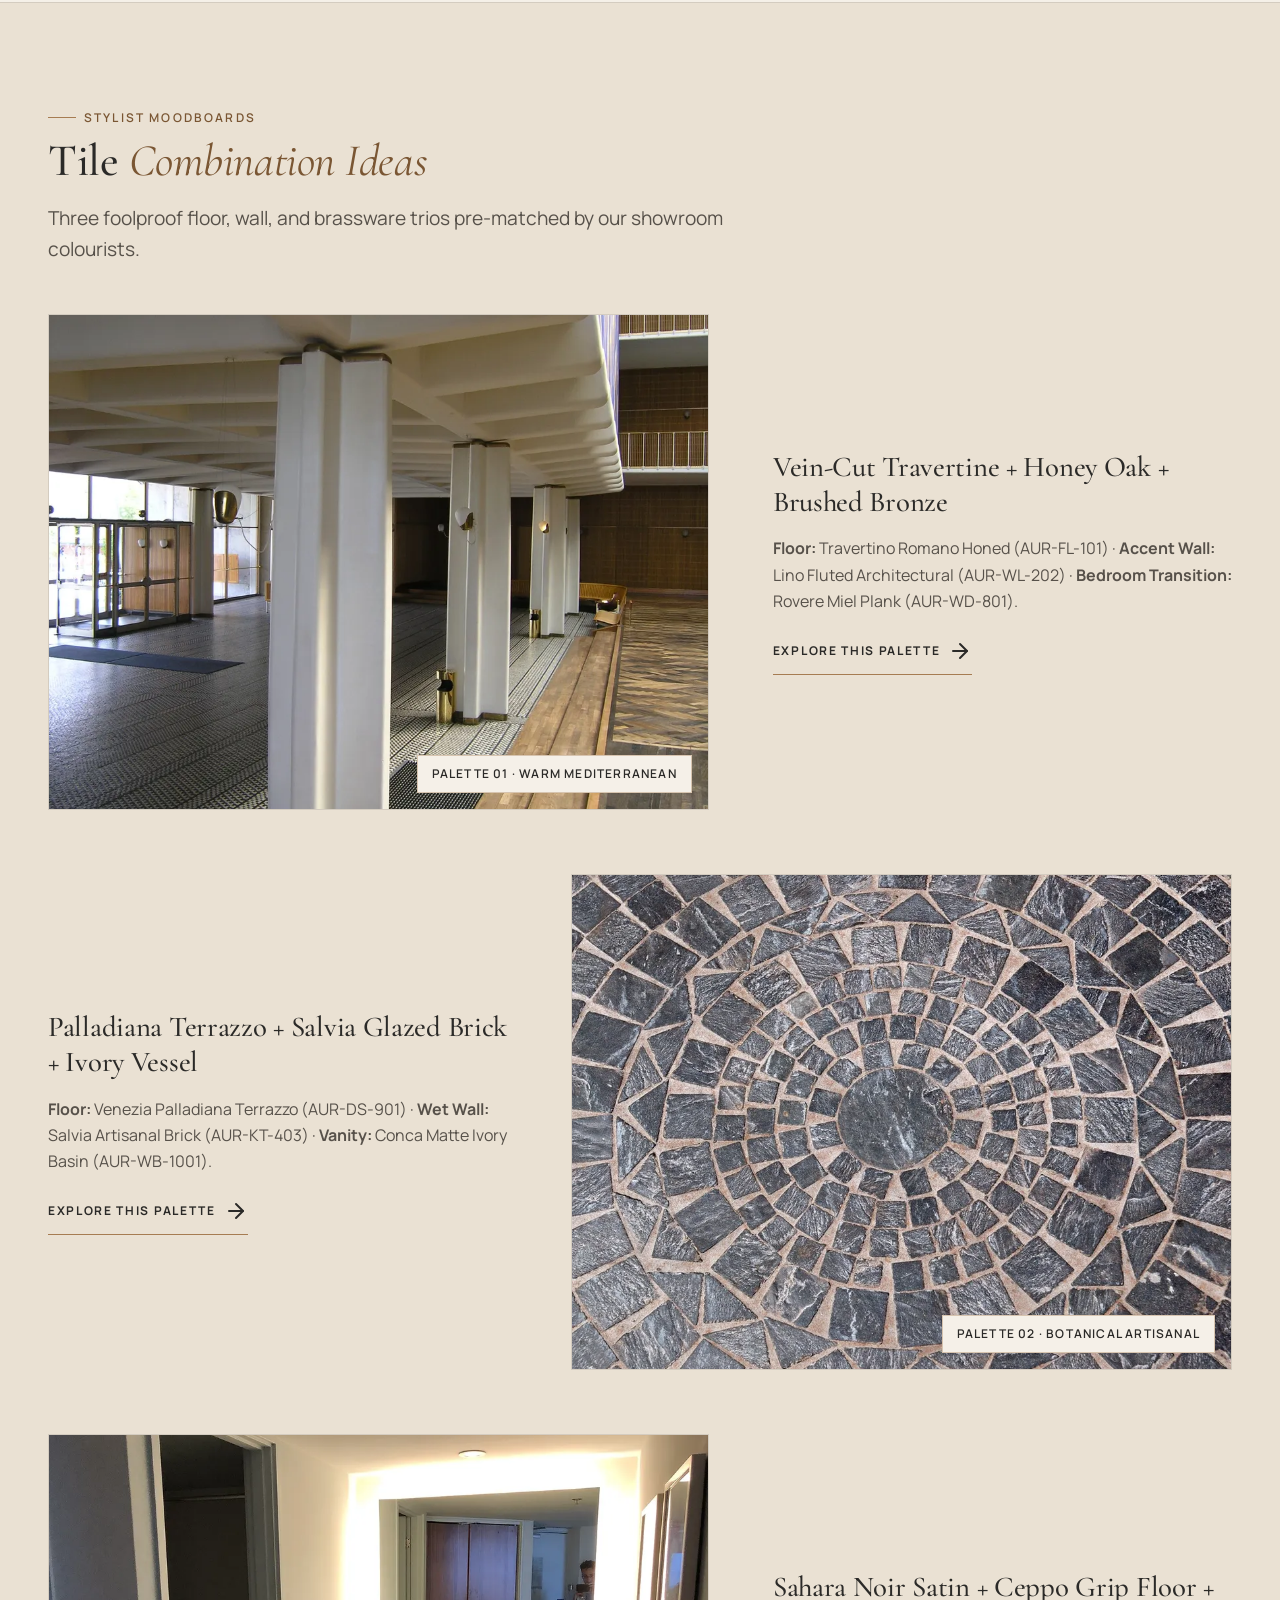
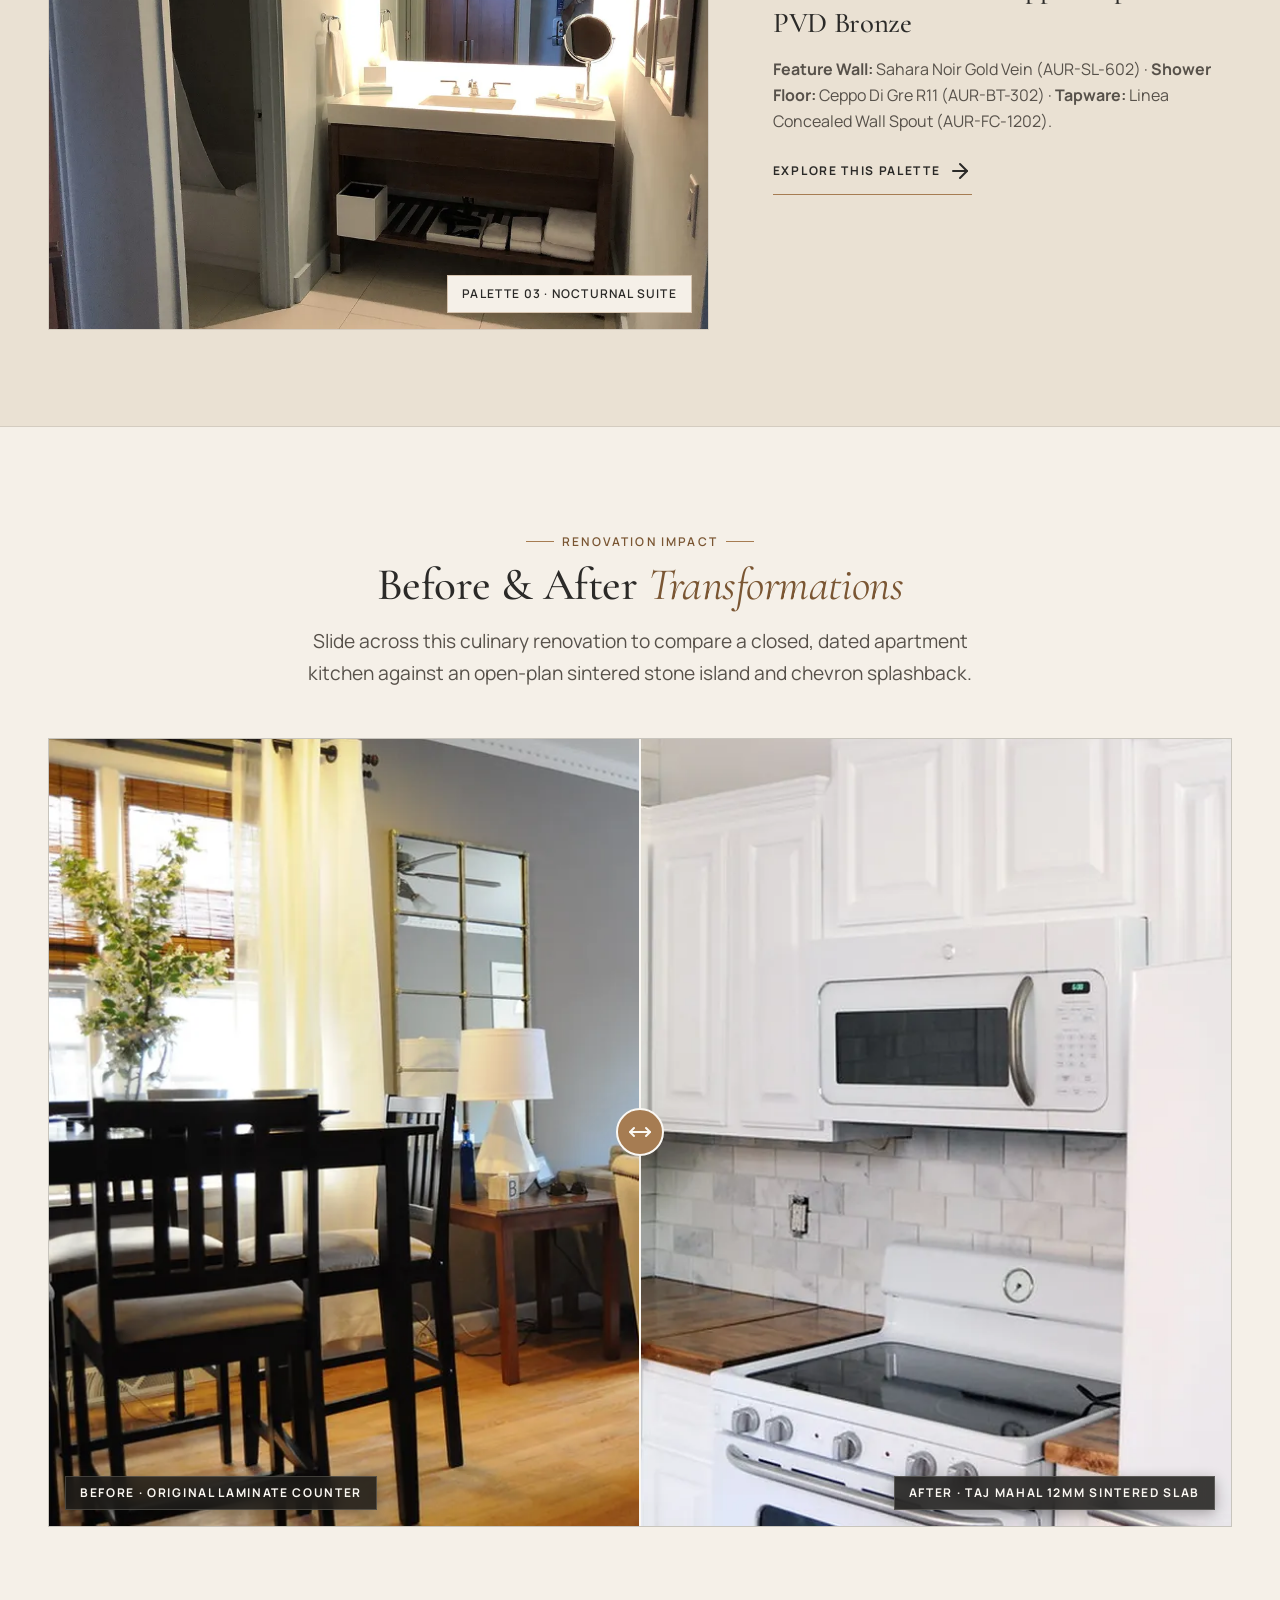
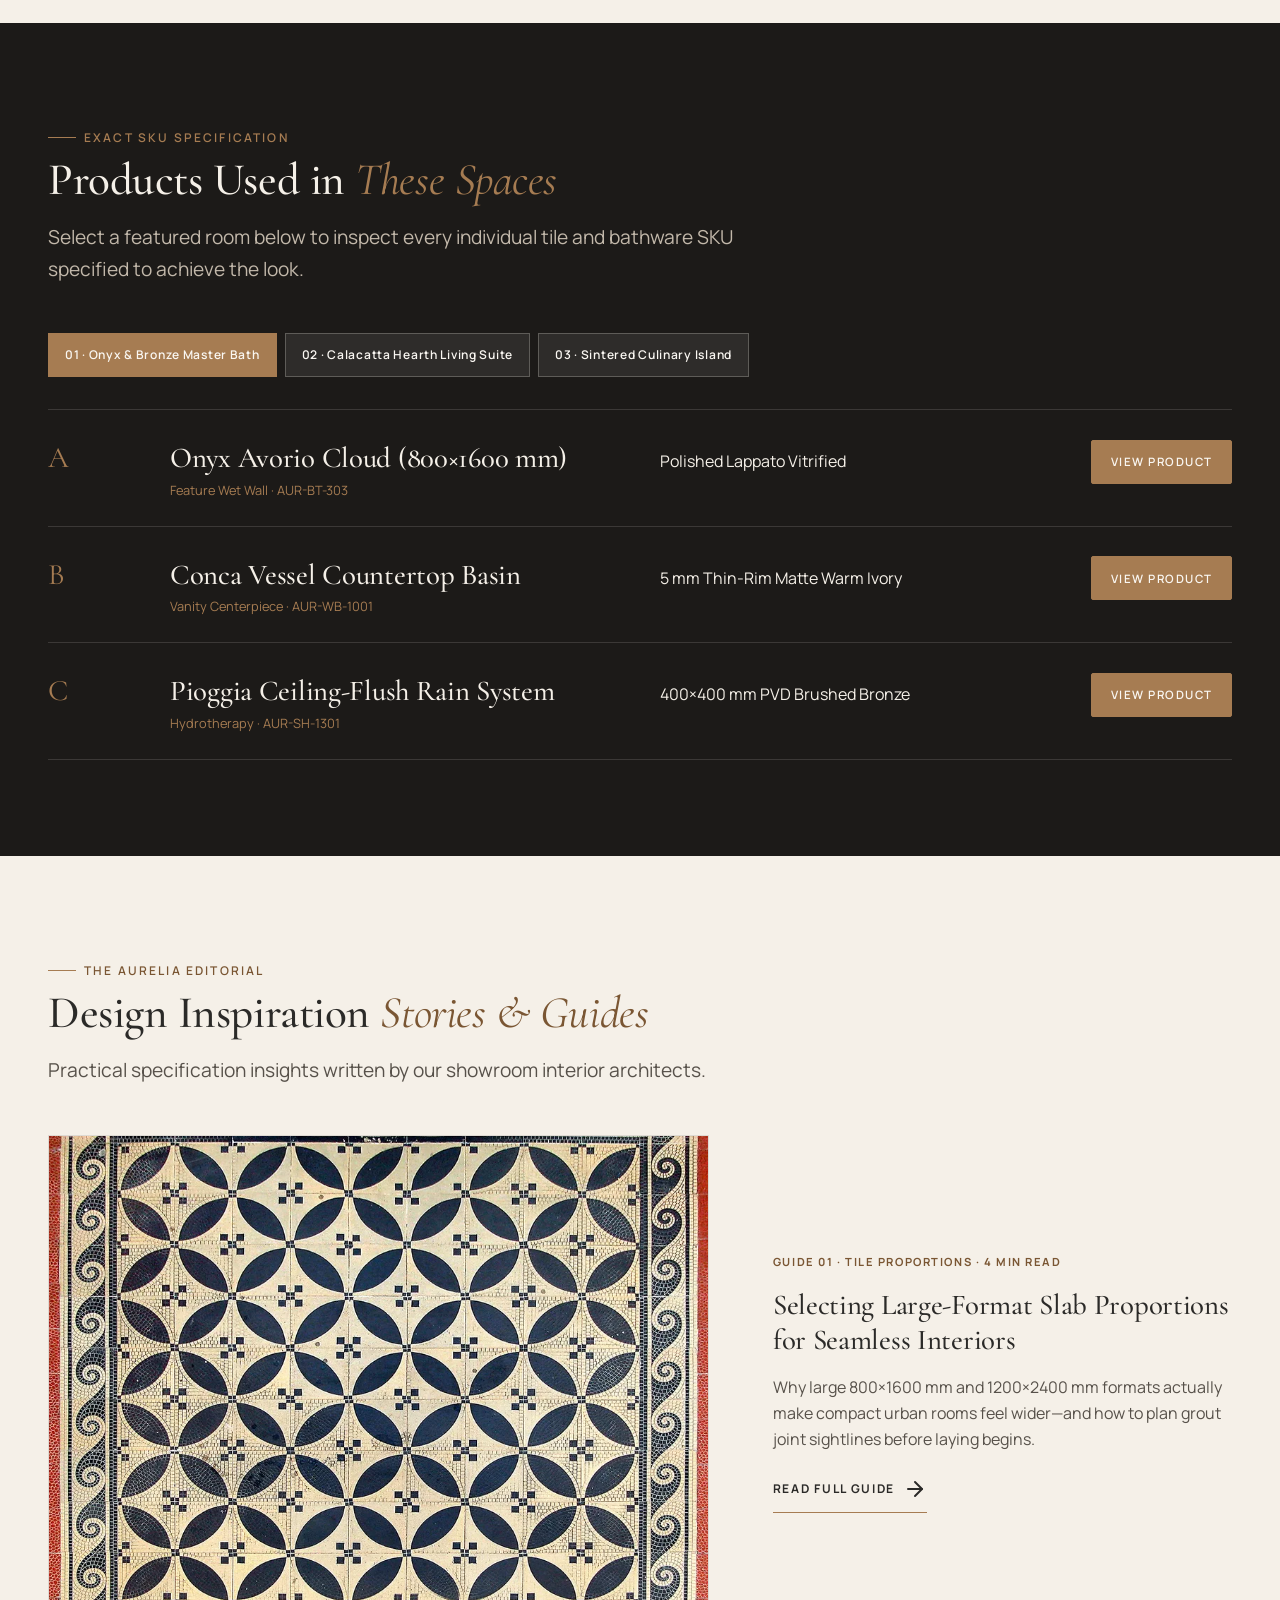
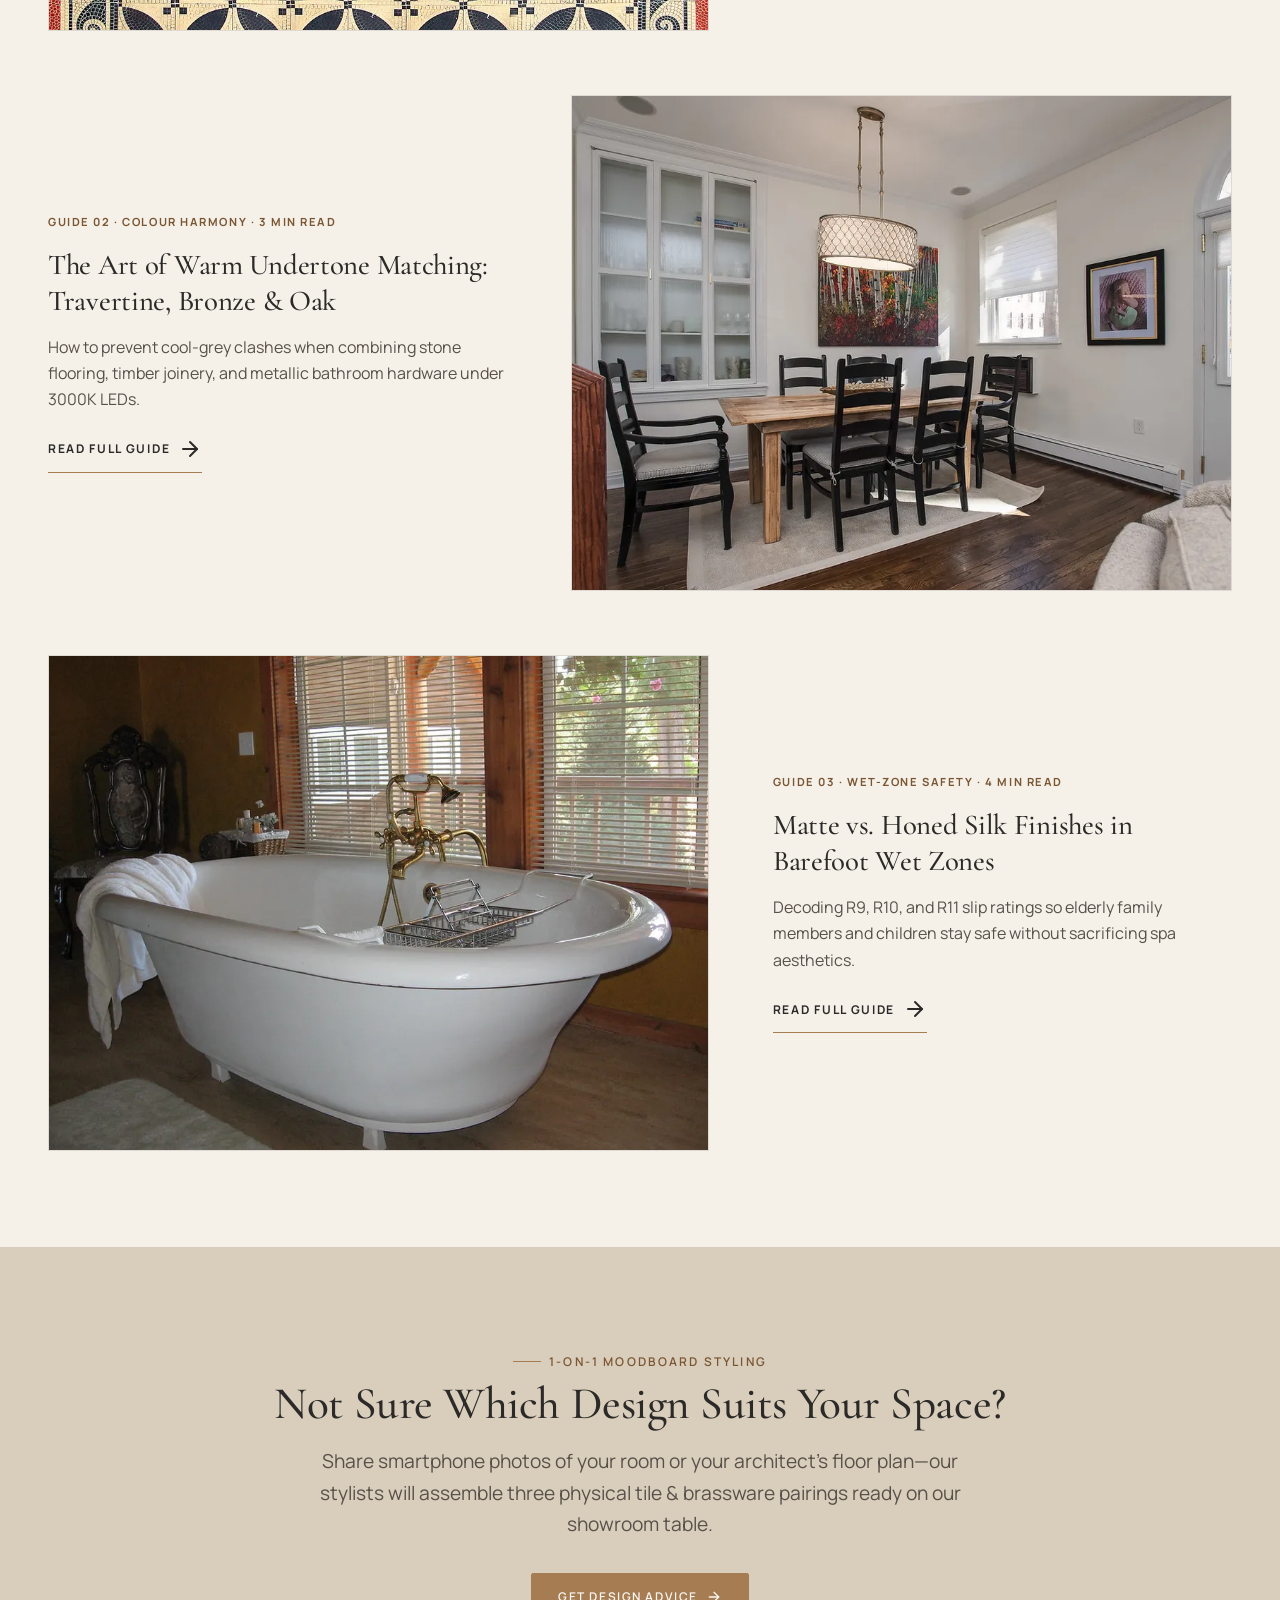
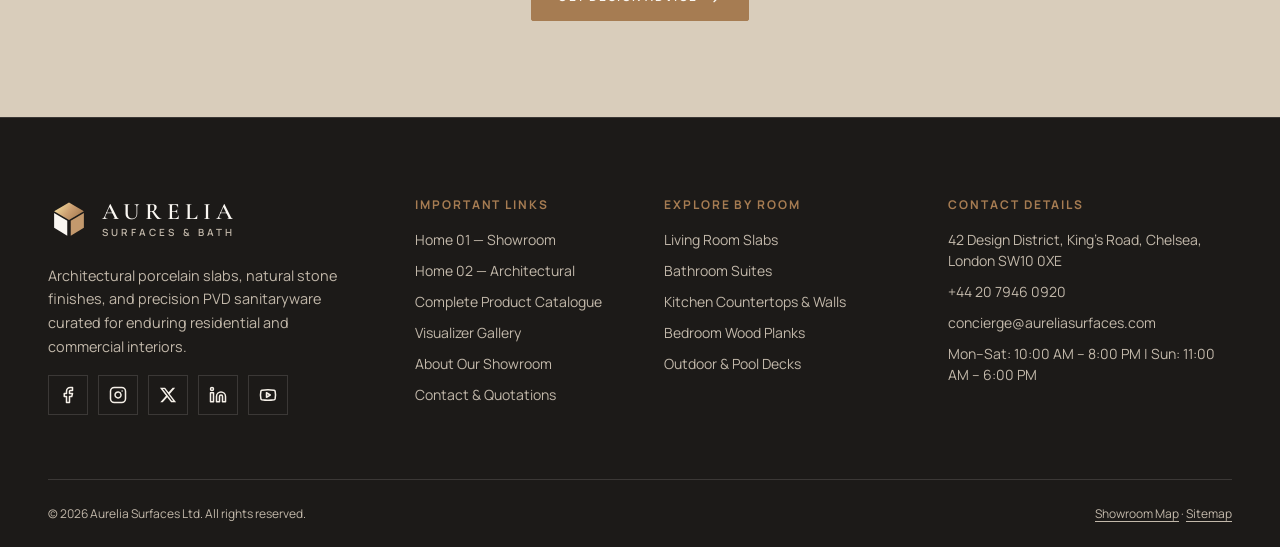
<file: visualizer-gallery.html>
<!DOCTYPE html>
<html lang="en" data-theme="light" dir="ltr">
<head>
  <meta charset="UTF-8" />
  <meta name="viewport" content="width=device-width, initial-scale=1.0" />
  <title>Interior Tile Visualizer &amp; Room Gallery | Aurelia</title>
  <meta name="description" content="Explore real-life luxury interiors by room and style. Preview floor and wall tile combinations, before-and-after renovations, and exact bathware specs." />
  <meta name="robots" content="index, follow" />
  <link rel="canonical" href="https://aureliasurfaces.example.com/visualizer-gallery.html" />

  <meta property="og:type" content="website" />
  <meta property="og:title" content="Interior Tile Visualizer &amp; Room Gallery | Aurelia" />
  <meta property="og:description" content="See the possibilities and discover your style across real residential and commercial tile installations." />
  <meta property="og:image" content="assets/images/viz-hero-luxury-interior.webp" />
  <meta property="og:url" content="https://aureliasurfaces.example.com/visualizer-gallery.html" />

  <link rel="preload" as="image" href="assets/images/viz-hero-luxury-interior.webp" />
  <link rel="preload" as="font" type="font/woff2" href="assets/fonts/cormorant-garamond-600.woff2" crossorigin />
  <link rel="preload" as="font" type="font/woff2" href="assets/fonts/manrope-400.woff2" crossorigin />

  <!-- Favicon -->
  <link rel="icon" type="image/svg+xml" href="assets/images/favicon.svg" />

  <!-- Core & Theme Stylesheets -->
  <link rel="stylesheet" href="assets/css/style.css" />
  <link rel="stylesheet" href="assets/css/dark-mode.css" />
  <link rel="stylesheet" href="assets/css/rtl.css" />

  <!-- View-Specific Stylesheets (Separated Codes for Mobile, Tab, and 1024 Views) -->
  <link rel="stylesheet" href="assets/css/mobile.css" media="(max-width: 767.98px)" />
  <link rel="stylesheet" href="assets/css/tablet.css" media="(min-width: 768px) and (max-width: 1023.98px)" />
  <link rel="stylesheet" href="assets/css/desktop-1024.css" media="(min-width: 1024px)" />

  <script type="application/ld+json">
  {
    "@context": "https://schema.org",
    "@type": "ImageGallery",
    "name": "Aurelia Surfaces Real Interior Visualizer Gallery",
    "description": "Curated gallery of real luxury residential and commercial rooms featuring porcelain slabs, marble tiles, and designer sanitaryware."
  }
  </script>
</head>
<body>
  <a href="#main-content" class="skip-link">Skip to main content</a>
  <div class="scroll-progress" aria-hidden="true"></div>

  <!-- Global Header -->
  <header class="site-header">
    <div class="container site-header__inner">
      <a href="index.html" class="brand-logo" aria-label="Aurelia Surfaces Home">
        <span class="brand-logo__mark" aria-hidden="true">
          <svg class="brand-logo__svg" width="42" height="42" viewBox="0 0 48 48" fill="none" xmlns="http://www.w3.org/2000/svg">
            <defs>
              <linearGradient id="goldIsoH" x1="12" y1="5" x2="36" y2="24" gradientUnits="userSpaceOnUse">
                <stop offset="0%" stop-color="#F0D498"/>
                <stop offset="50%" stop-color="#C5A059"/>
                <stop offset="100%" stop-color="#8C6642"/>
              </linearGradient>
            </defs>
            <polygon points="24,5 41,15 24,25 7,15" fill="url(#goldIsoH)" />
            <polygon points="7,17 22,26 22,43 7,34" fill="currentColor" />
            <polygon points="26,26 41,17 41,34 26,43" fill="#A67C52" opacity="0.92" />
          </svg>
        </span>
        <span class="brand-logo__text">
          <span class="brand-logo__name">Aurelia</span>
          <span class="brand-logo__sub">Surfaces &amp; Bath</span>
        </span>
      </a>

      <nav class="main-nav" aria-label="Primary Navigation">
        <a href="index.html" class="nav-link">Home 1</a>
        <a href="home-2.html" class="nav-link">Home 2</a>
        <a href="about.html" class="nav-link">About</a>
        <a href="products.html" class="nav-link">Products</a>
        <a href="visualizer-gallery.html" class="nav-link is-active" aria-current="page">Gallery</a>
        <a href="contact.html" class="nav-link">Contact</a>
      </nav>

      <div class="header-actions">
        <div class="header-actions__tools">
          <button type="button" class="icon-btn js-open-search" aria-label="Search products"><i data-lucide="search" aria-hidden="true"></i></button>
          <button type="button" class="icon-btn js-theme-toggle" aria-label="Toggle colour theme"><i data-lucide="moon" aria-hidden="true"></i></button>
          <button type="button" class="icon-btn js-rtl-toggle" aria-label="Switch layout direction">RTL</button>
        </div>
        <div class="header-ctas">
          <a href="products.html" class="btn btn--primary btn--sm">Shop Collection</a>
        </div>
        <button type="button" class="hamburger-btn" aria-label="Toggle mobile menu" aria-expanded="false" aria-controls="mobile-nav-overlay">
          <span></span><span></span>
        </button>
      </div>
    </div>
  </header>

  <div class="mobile-nav-overlay" id="mobile-nav-overlay" aria-hidden="true">
    <nav aria-label="Mobile Navigation">
      <div class="mobile-nav__actions">
        <button type="button" class="icon-btn js-open-search" aria-label="Search products"><i data-lucide="search" aria-hidden="true"></i></button>
        <button type="button" class="icon-btn js-theme-toggle" aria-label="Toggle colour theme"><i data-lucide="moon" aria-hidden="true"></i></button>
        <button type="button" class="icon-btn js-rtl-toggle" aria-label="Switch layout direction">RTL</button>
      </div>
      <ul class="mobile-nav__list">
        <li><a href="index.html">Home 1</a></li>
        <li><a href="home-2.html">Home 2</a></li>
        <li><a href="about.html">About</a></li>
        <li><a href="products.html">Products</a></li>
        <li><a href="visualizer-gallery.html" class="is-active">Gallery</a></li>
        <li><a href="contact.html">Contact</a></li>
      </ul>
      <div class="mobile-nav__ctas">
        <a href="products.html" class="btn btn--primary">Shop Collection</a>
      </div>
    </nav>
  </div>

  <main id="main-content">
    <!-- ===================================================================
         SECTION 1: HERO – IMAGINE YOUR SPACE
         =================================================================== -->
    <section class="page-hero" aria-labelledby="viz-hero-heading">
      <div class="page-hero__bg">
        <img src="assets/images/viz-hero-luxury-interior.webp" srcset="assets/images/viz-hero-luxury-interior-sm.webp 600w, assets/images/viz-hero-luxury-interior.webp 1600w" sizes="100vw" width="1600" height="1000" fetchpriority="high" alt="Luxury open-plan villa interior clad in large-format travertine and marble tiles" />
      </div>
      <div class="container">
        <div class="page-hero__content">
          <span class="eyebrow" style="color: #E2BF84;">Real Interior Applications</span>
          <h1 id="viz-hero-heading">See the Possibilities. Discover Your Style.</h1>
          <p>Step inside real completed residences, spa suites, culinary islands, and commercial spaces to experience how Aurelia tiles and bathware perform in natural light.</p>
        </div>
      </div>
    </section>

    <!-- ===================================================================
         SECTION 2: GALLERY INTRODUCTION
         =================================================================== -->
    <section class="section" aria-labelledby="viz-intro-heading" style="padding-bottom: 2.5rem;">
      <div class="container container--narrow" style="text-align: center;">
        <span class="eyebrow" style="justify-content: center;">From Swatch to Completed Architecture</span>
        <h2 id="viz-intro-heading">Explore Real-Life <em class="editorial-italic">Surface Combinations</em></h2>
        <p class="section-lead">
          Selecting a single tile sample in isolation can feel daunting. Use the dual Room and Design Style filters below to examine completed interior spaces, launch full-screen lightbox inspections, and jump directly to the exact SKU specification used in each room.
        </p>
      </div>
    </section>

    <!-- ===================================================================
         SECTION 3 & 4: EXPLORE BY ROOM & EXPLORE BY STYLE FILTERS
         =================================================================== -->
    <section class="section section--stone" aria-label="Gallery Room and Style Filters" style="padding-block: 2.5rem;">
      <div class="container">
        <div style="margin-bottom: 1.5rem;">
          <h3 class="footer-heading" style="color: var(--accent-text); margin-bottom: 0.75rem;">01 · Explore by Room</h3>
          <div class="pill-rail" role="group" aria-label="Filter gallery by room">
            <button type="button" class="filter-pill is-active" data-viz-room="all">All Rooms</button>
            <button type="button" class="filter-pill" data-viz-room="Living Room">Living Room</button>
            <button type="button" class="filter-pill" data-viz-room="Bedroom">Bedroom</button>
            <button type="button" class="filter-pill" data-viz-room="Kitchen">Kitchen</button>
            <button type="button" class="filter-pill" data-viz-room="Bathroom">Bathroom</button>
            <button type="button" class="filter-pill" data-viz-room="Balcony">Balcony</button>
            <button type="button" class="filter-pill" data-viz-room="Outdoor">Outdoor</button>
            <button type="button" class="filter-pill" data-viz-room="Commercial Spaces">Commercial Spaces</button>
          </div>
        </div>

        <div style="margin-bottom: 1.25rem;">
          <h3 class="footer-heading" style="color: var(--accent-text); margin-bottom: 0.75rem;">02 · Explore by Style</h3>
          <div class="pill-rail" role="group" aria-label="Filter gallery by interior style">
            <button type="button" class="filter-pill is-active" data-viz-style="all">All Styles</button>
            <button type="button" class="filter-pill" data-viz-style="Modern">Modern</button>
            <button type="button" class="filter-pill" data-viz-style="Minimalist">Minimalist</button>
            <button type="button" class="filter-pill" data-viz-style="Luxury">Luxury</button>
            <button type="button" class="filter-pill" data-viz-style="Classic">Classic</button>
            <button type="button" class="filter-pill" data-viz-style="Rustic">Rustic</button>
            <button type="button" class="filter-pill" data-viz-style="Industrial">Industrial</button>
            <button type="button" class="filter-pill" data-viz-style="Contemporary">Contemporary</button>
          </div>
        </div>

        <div style="display: flex; flex-wrap: wrap; align-items: center; justify-content: space-between; gap: 1rem; padding-top: 1rem; border-top: 1px solid var(--border-subtle);">
          <p id="viz-result-count" aria-live="polite" style="font-weight: 600; color: var(--text-primary);">Showing 12 of 12 real interior installations</p>
          <button type="button" id="viz-reset-btn" class="btn btn--outline btn--sm">Reset Room &amp; Style</button>
        </div>
      </div>
    </section>

    <!-- ===================================================================
         SECTION 5: FEATURED INTERIOR PROJECTS (MASONRY + LIGHTBOX)
         =================================================================== -->
    <section class="section" aria-labelledby="viz-projects-heading">
      <div class="container">
        <h2 id="viz-projects-heading" class="sr-only">Featured Completed Interior Spaces</h2>

        <div id="viz-empty-msg" hidden style="text-align: center; padding: 3rem; border: 1px solid var(--border-subtle); background: var(--bg-elevated); margin-bottom: 2rem;">
          <h3>No Exact Room + Style Combination</h3>
          <p style="margin-top: 0.5rem;">Click "Reset Room &amp; Style" above to view all 12 interior spaces.</p>
        </div>

        <div class="masonry-grid" id="viz-gallery-grid">
          <!-- 01 Living Room · Luxury -->
          <article class="masonry-item" data-room="Living Room" data-style="Luxury">
            <img src="assets/images/viz-proj-01-living-luxury.webp" srcset="assets/images/viz-proj-01-living-luxury-sm.webp 600w, assets/images/viz-proj-01-living-luxury.webp 1000w" sizes="(max-width: 639px) 94vw, (max-width: 1023px) 46vw, 31vw" width="1000" height="1200" loading="lazy" alt="Luxury living room with bookmatched Calacatta Oro fireplace wall and honed travertine floor" />
            <div class="masonry-item__overlay">
              <span class="masonry-item__tag">Living Room · Luxury</span>
              <h3 class="masonry-item__title">Calacatta Hearth Lounge</h3>
              <div class="masonry-item__actions">
                <button type="button" class="btn btn--primary btn--sm js-lightbox-trigger" data-src="assets/images/viz-proj-01-living-luxury.webp" data-title="Calacatta Hearth Lounge (Living Room · Luxury)" data-meta="Slab: Calacatta Oro Monolith 1600×3200 mm (AUR-SL-601)" data-sku="AUR-SL-601">Full View</button>
                <a href="products.html?product=AUR-SL-601" class="btn btn--outline-light btn--sm">View Related Product</a>
              </div>
            </div>
          </article>

          <!-- 02 Bathroom · Minimalist -->
          <article class="masonry-item" data-room="Bathroom" data-style="Minimalist">
            <img src="assets/images/viz-proj-02-bathroom-minimalist.webp" srcset="assets/images/viz-proj-02-bathroom-minimalist-sm.webp 600w, assets/images/viz-proj-02-bathroom-minimalist.webp 1000w" sizes="(max-width: 639px) 94vw, (max-width: 1023px) 46vw, 31vw" width="1000" height="800" loading="lazy" alt="Minimalist wet-room shower clad in Sabbia Limestone matte porcelain tiles" />
            <div class="masonry-item__overlay">
              <span class="masonry-item__tag">Bathroom · Minimalist</span>
              <h3 class="masonry-item__title">Monochrome Limestone Ensuite</h3>
              <div class="masonry-item__actions">
                <button type="button" class="btn btn--primary btn--sm js-lightbox-trigger" data-src="assets/images/viz-proj-02-bathroom-minimalist.webp" data-title="Monochrome Limestone Ensuite (Bathroom · Minimalist)" data-meta="Surface: Jura Beige Fossil Stone (AUR-MS-703) + Conca Vessel Basin" data-sku="AUR-MS-703">Full View</button>
                <a href="products.html?product=AUR-MS-703" class="btn btn--outline-light btn--sm">View Related Product</a>
              </div>
            </div>
          </article>

          <!-- 03 Kitchen · Modern -->
          <article class="masonry-item" data-room="Kitchen" data-style="Modern">
            <img src="assets/images/viz-proj-03-kitchen-modern.webp" srcset="assets/images/viz-proj-03-kitchen-modern-sm.webp 600w, assets/images/viz-proj-03-kitchen-modern.webp 1000w" sizes="(max-width: 639px) 94vw, (max-width: 1023px) 46vw, 31vw" width="1000" height="1200" loading="lazy" alt="Modern architectural kitchen featuring Pietra Lavica sintered stone island" />
            <div class="masonry-item__overlay">
              <span class="masonry-item__tag">Kitchen · Modern</span>
              <h3 class="masonry-item__title">Sintered Culinary Monolith</h3>
              <div class="masonry-item__actions">
                <button type="button" class="btn btn--primary btn--sm js-lightbox-trigger" data-src="assets/images/viz-proj-03-kitchen-modern.webp" data-title="Sintered Culinary Monolith (Kitchen · Modern)" data-meta="Island &amp; Floor: Pietra Lavica Culinary 12mm (AUR-KT-402)" data-sku="AUR-KT-402">Full View</button>
                <a href="products.html?product=AUR-KT-402" class="btn btn--outline-light btn--sm">View Related Product</a>
              </div>
            </div>
          </article>

          <!-- 04 Bedroom · Classic -->
          <article class="masonry-item" data-room="Bedroom" data-style="Classic">
            <img src="assets/images/viz-proj-04-bedroom-classic.webp" srcset="assets/images/viz-proj-04-bedroom-classic-sm.webp 600w, assets/images/viz-proj-04-bedroom-classic.webp 1000w" sizes="(max-width: 639px) 94vw, (max-width: 1023px) 46vw, 31vw" width="1000" height="800" loading="lazy" alt="Classic master bedroom laid with Noce Canaletto walnut herringbone porcelain planks" />
            <div class="masonry-item__overlay">
              <span class="masonry-item__tag">Bedroom · Classic</span>
              <h3 class="masonry-item__title">Canaletto Parquet Suite</h3>
              <div class="masonry-item__actions">
                <button type="button" class="btn btn--primary btn--sm js-lightbox-trigger" data-src="assets/images/viz-proj-04-bedroom-classic.webp" data-title="Canaletto Parquet Suite (Bedroom · Classic)" data-meta="Floor: Noce Canaletto Herringbone (AUR-WD-802)" data-sku="AUR-WD-802">Full View</button>
                <a href="products.html?product=AUR-WD-802" class="btn btn--outline-light btn--sm">View Related Product</a>
              </div>
            </div>
          </article>

          <!-- 05 Outdoor · Rustic -->
          <article class="masonry-item" data-room="Outdoor" data-style="Rustic">
            <img src="assets/images/viz-proj-05-outdoor-rustic.webp" srcset="assets/images/viz-proj-05-outdoor-rustic-sm.webp 600w, assets/images/viz-proj-05-outdoor-rustic.webp 1000w" sizes="(max-width: 639px) 94vw, (max-width: 1023px) 46vw, 31vw" width="1000" height="1200" loading="lazy" alt="Mediterranean rustic outdoor dining courtyard paved in 20mm porphyry stone pavers" />
            <div class="masonry-item__overlay">
              <span class="masonry-item__tag">Outdoor · Rustic</span>
              <h3 class="masonry-item__title">Tuscan Pergola Courtyard</h3>
              <div class="masonry-item__actions">
                <button type="button" class="btn btn--primary btn--sm js-lightbox-trigger" data-src="assets/images/viz-proj-05-outdoor-rustic.webp" data-title="Tuscan Pergola Courtyard (Outdoor · Rustic)" data-meta="Paver: Porphyry Cobble Forte 20mm (AUR-OD-501)" data-sku="AUR-OD-501">Full View</button>
                <a href="products.html?product=AUR-OD-501" class="btn btn--outline-light btn--sm">View Related Product</a>
              </div>
            </div>
          </article>

          <!-- 06 Commercial Spaces · Industrial -->
          <article class="masonry-item" data-room="Commercial Spaces" data-style="Industrial">
            <img src="assets/images/viz-proj-06-commercial-industrial.webp" srcset="assets/images/viz-proj-06-commercial-industrial-sm.webp 600w, assets/images/viz-proj-06-commercial-industrial.webp 1000w" sizes="(max-width: 639px) 94vw, (max-width: 1023px) 46vw, 31vw" width="1000" height="800" loading="lazy" alt="Industrial specialty coffee bar paved in Basaltina Antracite porcelain tiles" />
            <div class="masonry-item__overlay">
              <span class="masonry-item__tag">Commercial Spaces · Industrial</span>
              <h3 class="masonry-item__title">Roastery &amp; Gallery Bar</h3>
              <div class="masonry-item__actions">
                <button type="button" class="btn btn--primary btn--sm js-lightbox-trigger" data-src="assets/images/viz-proj-06-commercial-industrial.webp" data-title="Roastery &amp; Gallery Bar (Commercial · Industrial)" data-meta="Floor: Basaltina Antracite R11 (AUR-FL-104)" data-sku="AUR-FL-104">Full View</button>
                <a href="products.html?product=AUR-FL-104" class="btn btn--outline-light btn--sm">View Related Product</a>
              </div>
            </div>
          </article>

          <!-- 07 Balcony · Contemporary -->
          <article class="masonry-item" data-room="Balcony" data-style="Contemporary">
            <img src="assets/images/viz-proj-07-balcony-contemporary.webp" srcset="assets/images/viz-proj-07-balcony-contemporary-sm.webp 600w, assets/images/viz-proj-07-balcony-contemporary.webp 1000w" sizes="(max-width: 639px) 94vw, (max-width: 1023px) 46vw, 31vw" width="1000" height="800" loading="lazy" alt="Contemporary sky-deck balcony featuring Rovere Miel outdoor wood-look planks" />
            <div class="masonry-item__overlay">
              <span class="masonry-item__tag">Balcony · Contemporary</span>
              <h3 class="masonry-item__title">Sky-Villa Panorama Deck</h3>
              <div class="masonry-item__actions">
                <button type="button" class="btn btn--primary btn--sm js-lightbox-trigger" data-src="assets/images/viz-proj-07-balcony-contemporary.webp" data-title="Sky-Villa Panorama Deck (Balcony · Contemporary)" data-meta="Deck Plank: Rovere Miel 200×1200 mm (AUR-WD-801)" data-sku="AUR-WD-801">Full View</button>
                <a href="products.html?product=AUR-WD-801" class="btn btn--outline-light btn--sm">View Related Product</a>
              </div>
            </div>
          </article>

          <!-- 08 Bathroom · Luxury -->
          <article class="masonry-item" data-room="Bathroom" data-style="Luxury">
            <img src="assets/images/viz-proj-08-bathroom-luxury.webp" srcset="assets/images/viz-proj-08-bathroom-luxury-sm.webp 600w, assets/images/viz-proj-08-bathroom-luxury.webp 1000w" sizes="(max-width: 639px) 94vw, (max-width: 1023px) 46vw, 31vw" width="1000" height="1200" loading="lazy" alt="Luxury hotel bathroom clad in Onyx Avorio Cloud lappato slabs with brass bathware" />
            <div class="masonry-item__overlay">
              <span class="masonry-item__tag">Bathroom · Luxury</span>
              <h3 class="masonry-item__title">Onyx &amp; Brushed Bronze Bath</h3>
              <div class="masonry-item__actions">
                <button type="button" class="btn btn--primary btn--sm js-lightbox-trigger" data-src="assets/images/viz-proj-08-bathroom-luxury.webp" data-title="Onyx &amp; Brushed Bronze Bath (Bathroom · Luxury)" data-meta="Wall: Onyx Avorio Cloud (AUR-BT-303) + Cilindro Tall Mixer" data-sku="AUR-BT-303">Full View</button>
                <a href="products.html?product=AUR-BT-303" class="btn btn--outline-light btn--sm">View Related Product</a>
              </div>
            </div>
          </article>

          <!-- 09 Living Room · Minimalist -->
          <article class="masonry-item" data-room="Living Room" data-style="Minimalist">
            <img src="assets/images/viz-proj-09-living-minimalist.webp" srcset="assets/images/viz-proj-09-living-minimalist-sm.webp 600w, assets/images/viz-proj-09-living-minimalist.webp 1000w" sizes="(max-width: 639px) 94vw, (max-width: 1023px) 46vw, 31vw" width="1000" height="800" loading="lazy" alt="Airy minimalist living room paved in Sabbia Limestone Warm rectified tiles" />
            <div class="masonry-item__overlay">
              <span class="masonry-item__tag">Living Room · Minimalist</span>
              <h3 class="masonry-item__title">Sunlit Chalk Pavilion</h3>
              <div class="masonry-item__actions">
                <button type="button" class="btn btn--primary btn--sm js-lightbox-trigger" data-src="assets/images/viz-proj-09-living-minimalist.webp" data-title="Sunlit Chalk Pavilion (Living Room · Minimalist)" data-meta="Floor: Sabbia Limestone Warm (AUR-FL-103)" data-sku="AUR-FL-103">Full View</button>
                <a href="products.html?product=AUR-FL-103" class="btn btn--outline-light btn--sm">View Related Product</a>
              </div>
            </div>
          </article>

          <!-- 10 Kitchen · Classic -->
          <article class="masonry-item" data-room="Kitchen" data-style="Classic">
            <img src="assets/images/viz-proj-10-kitchen-classic.webp" srcset="assets/images/viz-proj-10-kitchen-classic-sm.webp 600w, assets/images/viz-proj-10-kitchen-classic.webp 1000w" sizes="(max-width: 639px) 94vw, (max-width: 1023px) 46vw, 31vw" width="1000" height="800" loading="lazy" alt="Classic bespoke kitchen with Taj Mahal Quartzite worktops and chevron ceramic backsplash" />
            <div class="masonry-item__overlay">
              <span class="masonry-item__tag">Kitchen · Classic</span>
              <h3 class="masonry-item__title">Heritage Quartzite Kitchen</h3>
              <div class="masonry-item__actions">
                <button type="button" class="btn btn--primary btn--sm js-lightbox-trigger" data-src="assets/images/viz-proj-10-kitchen-classic.webp" data-title="Heritage Quartzite Kitchen (Kitchen · Classic)" data-meta="Worktop: Taj Mahal Quartzite Slab (AUR-SL-603) + Biselado Backsplash" data-sku="AUR-SL-603">Full View</button>
                <a href="products.html?product=AUR-SL-603" class="btn btn--outline-light btn--sm">View Related Product</a>
              </div>
            </div>
          </article>

          <!-- 11 Commercial Spaces · Modern -->
          <article class="masonry-item" data-room="Commercial Spaces" data-style="Modern">
            <img src="assets/images/viz-proj-11-commercial-modern.webp" srcset="assets/images/viz-proj-11-commercial-modern-sm.webp 600w, assets/images/viz-proj-11-commercial-modern.webp 1000w" sizes="(max-width: 639px) 94vw, (max-width: 1023px) 46vw, 31vw" width="1000" height="1200" loading="lazy" alt="Modern spa hotel corridor clad in fluted architectural wall tiles and honed travertine" />
            <div class="masonry-item__overlay">
              <span class="masonry-item__tag">Commercial Spaces · Modern</span>
              <h3 class="masonry-item__title">Wellness Spa Reception</h3>
              <div class="masonry-item__actions">
                <button type="button" class="btn btn--primary btn--sm js-lightbox-trigger" data-src="assets/images/viz-proj-11-commercial-modern.webp" data-title="Wellness Spa Reception (Commercial · Modern)" data-meta="Wall: Lino Fluted Architectural (AUR-WL-202)" data-sku="AUR-WL-202">Full View</button>
                <a href="products.html?product=AUR-WL-202" class="btn btn--outline-light btn--sm">View Related Product</a>
              </div>
            </div>
          </article>

          <!-- 12 Outdoor · Contemporary -->
          <article class="masonry-item" data-room="Outdoor" data-style="Contemporary">
            <img src="assets/images/viz-proj-12-outdoor-contemporary.webp" srcset="assets/images/viz-proj-12-outdoor-contemporary-sm.webp 600w, assets/images/viz-proj-12-outdoor-contemporary.webp 1000w" sizes="(max-width: 639px) 94vw, (max-width: 1023px) 46vw, 31vw" width="1000" height="800" loading="lazy" alt="Contemporary infinity pool terrace with Quarzite Alpina structured outdoor slabs" />
            <div class="masonry-item__overlay">
              <span class="masonry-item__tag">Outdoor · Contemporary</span>
              <h3 class="masonry-item__title">Horizon Pool Terrace</h3>
              <div class="masonry-item__actions">
                <button type="button" class="btn btn--primary btn--sm js-lightbox-trigger" data-src="assets/images/viz-proj-12-outdoor-contemporary.webp" data-title="Horizon Pool Terrace (Outdoor · Contemporary)" data-meta="Deck: Quarzite Alpina R11 (AUR-OD-502)" data-sku="AUR-OD-502">Full View</button>
                <a href="products.html?product=AUR-OD-502" class="btn btn--outline-light btn--sm">View Related Product</a>
              </div>
            </div>
          </article>
        </div>
      </div>
    </section>

    <!-- ===================================================================
         SECTION 6: TILE COMBINATION IDEAS (MOODBOARD PAIRINGS)
         =================================================================== -->
    <section class="section section--stone" aria-labelledby="combo-ideas-heading">
      <div class="container">
        <div class="section-header reveal">
          <span class="eyebrow">Stylist Moodboards</span>
          <h2 id="combo-ideas-heading">Tile <em class="editorial-italic">Combination Ideas</em></h2>
          <p class="section-lead">Three foolproof floor, wall, and brassware trios pre-matched by our showroom colourists.</p>
        </div>

        <div class="editorial-rows">
          <article class="editorial-split reveal">
            <div class="editorial-split__media">
              <img src="assets/images/viz-combo-travertine-oak.webp" srcset="assets/images/viz-combo-travertine-oak-sm.webp 600w, assets/images/viz-combo-travertine-oak.webp 1000w" sizes="(max-width: 959px) 94vw, 52vw" width="1000" height="800" loading="lazy" alt="Moodboard pairing warm travertine floor tiles with honey oak planks and bronze brassware" />
              <span class="editorial-split__tag">Palette 01 · Warm Mediterranean</span>
            </div>
            <div class="editorial-split__content">
              <h3>Vein-Cut Travertine + Honey Oak + Brushed Bronze</h3>
              <p><strong>Floor:</strong> Travertino Romano Honed (AUR-FL-101) · <strong>Accent Wall:</strong> Lino Fluted Architectural (AUR-WL-202) · <strong>Bedroom Transition:</strong> Rovere Miel Plank (AUR-WD-801).</p>
              <a href="products.html?category=Floor%20Tiles" class="btn-link">Explore This Palette <i data-lucide="arrow-right" aria-hidden="true"></i></a>
            </div>
          </article>

          <article class="editorial-split editorial-split--reverse reveal">
            <div class="editorial-split__media">
              <img src="assets/images/viz-combo-terrazzo-sage.webp" srcset="assets/images/viz-combo-terrazzo-sage-sm.webp 600w, assets/images/viz-combo-terrazzo-sage.webp 1000w" sizes="(max-width: 959px) 94vw, 52vw" width="1000" height="800" loading="lazy" alt="Venetian terrazzo floor paired with artisanal sage green glazed ceramic brick tiles" />
              <span class="editorial-split__tag">Palette 02 · Botanical Artisanal</span>
            </div>
            <div class="editorial-split__content">
              <h3>Palladiana Terrazzo + Salvia Glazed Brick + Ivory Vessel</h3>
              <p><strong>Floor:</strong> Venezia Palladiana Terrazzo (AUR-DS-901) · <strong>Wet Wall:</strong> Salvia Artisanal Brick (AUR-KT-403) · <strong>Vanity:</strong> Conca Matte Ivory Basin (AUR-WB-1001).</p>
              <a href="products.html?category=Designer%20Tiles" class="btn-link">Explore This Palette <i data-lucide="arrow-right" aria-hidden="true"></i></a>
            </div>
          </article>

          <article class="editorial-split reveal">
            <div class="editorial-split__media">
              <img src="assets/images/viz-combo-charcoal-bronze.webp" srcset="assets/images/viz-combo-charcoal-bronze-sm.webp 600w, assets/images/viz-combo-charcoal-bronze.webp 1000w" sizes="(max-width: 959px) 94vw, 52vw" width="1000" height="800" loading="lazy" alt="Moody charcoal Sahara Noir slab paired with brushed champagne bronze tapware" />
              <span class="editorial-split__tag">Palette 03 · Nocturnal Suite</span>
            </div>
            <div class="editorial-split__content">
              <h3>Sahara Noir Satin + Ceppo Grip Floor + PVD Bronze</h3>
              <p><strong>Feature Wall:</strong> Sahara Noir Gold Vein (AUR-SL-602) · <strong>Shower Floor:</strong> Ceppo Di Gre R11 (AUR-BT-302) · <strong>Tapware:</strong> Linea Concealed Wall Spout (AUR-FC-1202).</p>
              <a href="products.html?category=Porcelain%20Slabs" class="btn-link">Explore This Palette <i data-lucide="arrow-right" aria-hidden="true"></i></a>
            </div>
          </article>
        </div>
      </div>
    </section>

    <!-- ===================================================================
         SECTION 7: BEFORE & AFTER TRANSFORMATIONS (DRAGGABLE SLIDER)
         =================================================================== -->
    <section class="section" aria-labelledby="viz-ba-heading">
      <div class="container">
        <div class="section-header section-header--center reveal">
          <span class="eyebrow">Renovation Impact</span>
          <h2 id="viz-ba-heading">Before &amp; After <em class="editorial-italic">Transformations</em></h2>
          <p class="section-lead">Slide across this culinary renovation to compare a closed, dated apartment kitchen against an open-plan sintered stone island and chevron splashback.</p>
        </div>

        <div class="ba-slider reveal" aria-label="Before and after kitchen renovation comparison">
          <div class="ba-slider__after">
            <img src="assets/images/viz-ba-after-kitchen.webp" srcset="assets/images/viz-ba-after-kitchen-sm.webp 600w, assets/images/viz-ba-after-kitchen.webp 1200w" sizes="(max-width: 1360px) 94vw, 1280px" width="1200" height="800" loading="lazy" alt="After renovation: bespoke marble-slab waterfall kitchen island and warm brass lighting" />
            <span class="ba-slider__label ba-slider__label--after">After · Taj Mahal 12mm Sintered Slab</span>
          </div>
          <div class="ba-slider__before">
            <img src="assets/images/viz-ba-before-kitchen.webp" srcset="assets/images/viz-ba-before-kitchen-sm.webp 600w, assets/images/viz-ba-before-kitchen.webp 1200w" sizes="(max-width: 1360px) 94vw, 1280px" width="1200" height="800" loading="lazy" alt="Before renovation: dated small laminate apartment kitchen" />
            <span class="ba-slider__label ba-slider__label--before">Before · Original Laminate Counter</span>
          </div>
          <div class="ba-slider__handle" aria-hidden="true">
            <span class="ba-slider__knob"><i data-lucide="move-horizontal"></i></span>
          </div>
          <label for="viz-ba-range" class="sr-only">Slide to compare kitchen before and after renovation</label>
          <input type="range" id="viz-ba-range" class="ba-slider__range" min="5" max="95" value="50" />
        </div>
      </div>
    </section>

    <!-- ===================================================================
         SECTION 8: PRODUCT USED IN THIS SPACE (INTERACTIVE ROOM BREAKDOWN)
         =================================================================== -->
    <section class="section section--dark" aria-labelledby="used-in-space-heading">
      <div class="container">
        <div class="section-header reveal">
          <span class="eyebrow">Exact SKU Specification</span>
          <h2 id="used-in-space-heading">Products Used in <em class="editorial-italic">These Spaces</em></h2>
          <p class="section-lead">Select a featured room below to inspect every individual tile and bathware SKU specified to achieve the look.</p>
        </div>

        <div class="pill-rail" role="tablist" aria-label="Select room breakdown" style="margin-bottom: 2rem;">
          <button type="button" class="filter-pill is-active" role="tab" aria-selected="true" data-space-tab="spa">01 · Onyx &amp; Bronze Master Bath</button>
          <button type="button" class="filter-pill" role="tab" aria-selected="false" data-space-tab="living">02 · Calacatta Hearth Living Suite</button>
          <button type="button" class="filter-pill" role="tab" aria-selected="false" data-space-tab="kitchen">03 · Sintered Culinary Island</button>
        </div>

        <!-- Panel 1: Spa Bath -->
        <div data-space-panel="spa">
          <ol class="numbered-ledger">
            <li class="ledger-row">
              <span class="ledger-row__index">A</span>
              <div><h3>Onyx Avorio Cloud (800×1600 mm)</h3><span style="font-size: 0.8rem; color: var(--accent);">Feature Wet Wall · AUR-BT-303</span></div>
              <div class="ledger-row__desc" style="display:flex; justify-content:space-between; align-items:center; gap:1rem; flex-wrap:wrap;">
                <span>Polished Lappato Vitrified</span>
                <a href="products.html?product=AUR-BT-303" class="btn btn--primary btn--sm">View Product</a>
              </div>
            </li>
            <li class="ledger-row">
              <span class="ledger-row__index">B</span>
              <div><h3>Conca Vessel Countertop Basin</h3><span style="font-size: 0.8rem; color: var(--accent);">Vanity Centerpiece · AUR-WB-1001</span></div>
              <div class="ledger-row__desc" style="display:flex; justify-content:space-between; align-items:center; gap:1rem; flex-wrap:wrap;">
                <span>5 mm Thin-Rim Matte Warm Ivory</span>
                <a href="products.html?product=AUR-WB-1001" class="btn btn--primary btn--sm">View Product</a>
              </div>
            </li>
            <li class="ledger-row">
              <span class="ledger-row__index">C</span>
              <div><h3>Pioggia Ceiling-Flush Rain System</h3><span style="font-size: 0.8rem; color: var(--accent);">Hydrotherapy · AUR-SH-1301</span></div>
              <div class="ledger-row__desc" style="display:flex; justify-content:space-between; align-items:center; gap:1rem; flex-wrap:wrap;">
                <span>400×400 mm PVD Brushed Bronze</span>
                <a href="products.html?product=AUR-SH-1301" class="btn btn--primary btn--sm">View Product</a>
              </div>
            </li>
          </ol>
        </div>

        <!-- Panel 2: Living Suite -->
        <div data-space-panel="living" hidden>
          <ol class="numbered-ledger">
            <li class="ledger-row">
              <span class="ledger-row__index">A</span>
              <div><h3>Calacatta Oro Monolith (1600×3200 mm)</h3><span style="font-size: 0.8rem; color: var(--accent);">Hearth Cladding · AUR-SL-601</span></div>
              <div class="ledger-row__desc" style="display:flex; justify-content:space-between; align-items:center; gap:1rem; flex-wrap:wrap;">
                <span>12 mm Bookmatched Sintered Slab</span>
                <a href="products.html?product=AUR-SL-601" class="btn btn--primary btn--sm">View Product</a>
              </div>
            </li>
            <li class="ledger-row">
              <span class="ledger-row__index">B</span>
              <div><h3>Travertino Romano Vein-Cut (800×1600 mm)</h3><span style="font-size: 0.8rem; color: var(--accent);">Main Living Floor · AUR-FL-101</span></div>
              <div class="ledger-row__desc" style="display:flex; justify-content:space-between; align-items:center; gap:1rem; flex-wrap:wrap;">
                <span>Honed Silk Matte R10</span>
                <a href="products.html?product=AUR-FL-101" class="btn btn--primary btn--sm">View Product</a>
              </div>
            </li>
          </ol>
        </div>

        <!-- Panel 3: Kitchen -->
        <div data-space-panel="kitchen" hidden>
          <ol class="numbered-ledger">
            <li class="ledger-row">
              <span class="ledger-row__index">A</span>
              <div><h3>Pietra Lavica Culinary (1200×2400 mm)</h3><span style="font-size: 0.8rem; color: var(--accent);">Waterfall Island · AUR-KT-402</span></div>
              <div class="ledger-row__desc" style="display:flex; justify-content:space-between; align-items:center; gap:1rem; flex-wrap:wrap;">
                <span>12 mm Heat-Proof Sintered Stone</span>
                <a href="products.html?product=AUR-KT-402" class="btn btn--primary btn--sm">View Product</a>
              </div>
            </li>
            <li class="ledger-row">
              <span class="ledger-row__index">B</span>
              <div><h3>Kitkat Artisanal Ivory (300×600 mm)</h3><span style="font-size: 0.8rem; color: var(--accent);">Coffee Niche Wall · AUR-WL-201</span></div>
              <div class="ledger-row__desc" style="display:flex; justify-content:space-between; align-items:center; gap:1rem; flex-wrap:wrap;">
                <span>Scored Finger-Mosaic Glaze</span>
                <a href="products.html?product=AUR-WL-201" class="btn btn--primary btn--sm">View Product</a>
              </div>
            </li>
          </ol>
        </div>
      </div>
    </section>

    <!-- ===================================================================
         SECTION 9: DESIGN INSPIRATION STORIES (EDITORIAL JOURNAL)
         =================================================================== -->
    <section class="section" aria-labelledby="stories-heading">
      <div class="container">
        <div class="section-header reveal">
          <span class="eyebrow">The Aurelia Editorial</span>
          <h2 id="stories-heading">Design Inspiration <em class="editorial-italic">Stories &amp; Guides</em></h2>
          <p class="section-lead">Practical specification insights written by our showroom interior architects.</p>
        </div>

        <div class="editorial-rows">
          <article class="editorial-split reveal">
            <div class="editorial-split__media">
              <img src="assets/images/viz-story-slab-proportions.webp" srcset="assets/images/viz-story-slab-proportions-sm.webp 600w, assets/images/viz-story-slab-proportions.webp 1000w" sizes="(max-width: 959px) 94vw, 48vw" width="1000" height="700" loading="lazy" alt="Minimalist hallway laid with large-format stone floor slabs" />
            </div>
            <div class="editorial-split__content">
              <span class="lux-card__code">Guide 01 · Tile Proportions · 4 Min Read</span>
              <h3>Selecting Large-Format Slab Proportions for Seamless Interiors</h3>
              <p>Why large 800×1600 mm and 1200×2400 mm formats actually make compact urban rooms feel wider—and how to plan grout joint sightlines before laying begins.</p>
              <button type="button" class="btn-link js-open-story" data-story="proportions">Read Full Guide <i data-lucide="arrow-right" aria-hidden="true"></i></button>
            </div>
          </article>

          <article class="editorial-split editorial-split--reverse reveal">
            <div class="editorial-split__media">
              <img src="assets/images/viz-story-warm-undertones.webp" srcset="assets/images/viz-story-warm-undertones-sm.webp 600w, assets/images/viz-story-warm-undertones.webp 1000w" sizes="(max-width: 959px) 94vw, 48vw" width="1000" height="700" loading="lazy" alt="Warm sunlit travertine wall paired with neutral lime plaster" />
            </div>
            <div class="editorial-split__content">
              <span class="lux-card__code">Guide 02 · Colour Harmony · 3 Min Read</span>
              <h3>The Art of Warm Undertone Matching: Travertine, Bronze &amp; Oak</h3>
              <p>How to prevent cool-grey clashes when combining stone flooring, timber joinery, and metallic bathroom hardware under 3000K LEDs.</p>
              <button type="button" class="btn-link js-open-story" data-story="undertones">Read Full Guide <i data-lucide="arrow-right" aria-hidden="true"></i></button>
            </div>
          </article>

          <article class="editorial-split reveal">
            <div class="editorial-split__media">
              <img src="assets/images/viz-story-wetzone-finishes.webp" srcset="assets/images/viz-story-wetzone-finishes-sm.webp 600w, assets/images/viz-story-wetzone-finishes.webp 1000w" sizes="(max-width: 959px) 94vw, 48vw" width="1000" height="700" loading="lazy" alt="Walk-in wet room shower with anti-slip stone floor and linear drain" />
            </div>
            <div class="editorial-split__content">
              <span class="lux-card__code">Guide 03 · Wet-Zone Safety · 4 Min Read</span>
              <h3>Matte vs. Honed Silk Finishes in Barefoot Wet Zones</h3>
              <p>Decoding R9, R10, and R11 slip ratings so elderly family members and children stay safe without sacrificing spa aesthetics.</p>
              <button type="button" class="btn-link js-open-story" data-story="wetzones">Read Full Guide <i data-lucide="arrow-right" aria-hidden="true"></i></button>
            </div>
          </article>
        </div>
      </div>
    </section>

    <!-- ===================================================================
         SECTION 10: GET EXPERT DESIGN ASSISTANCE CTA
         =================================================================== -->
    <section class="section section--beige" aria-labelledby="design-assist-heading">
      <div class="container container--narrow" style="text-align: center;">
        <span class="eyebrow" style="justify-content: center;">1-on-1 Moodboard Styling</span>
        <h2 id="design-assist-heading">Not Sure Which Design Suits Your Space?</h2>
        <p class="section-lead" style="margin-inline: auto; max-width: 54ch; margin-bottom: 2rem;">
          Share smartphone photos of your room or your architect's floor plan—our stylists will assemble three physical tile &amp; brassware pairings ready on our showroom table.
        </p>
        <a href="contact.html#quote-form" class="btn btn--primary">Get Design Advice <i data-lucide="arrow-right" aria-hidden="true"></i></a>
      </div>
    </section>
  </main>

  <!-- =====================================================================
       SECTION 11: GLOBAL FOOTER
       ===================================================================== -->
  <footer class="site-footer">
    <div class="container">
      <div class="site-footer__grid">
        <div>
          <a href="index.html" class="brand-logo" aria-label="Aurelia Surfaces Home">
            <span class="brand-logo__mark" aria-hidden="true">
              <svg class="brand-logo__svg" width="42" height="42" viewBox="0 0 48 48" fill="none" xmlns="http://www.w3.org/2000/svg">
                <defs>
                  <linearGradient id="goldIsoF" x1="12" y1="5" x2="36" y2="24" gradientUnits="userSpaceOnUse">
                    <stop offset="0%" stop-color="#F3DC9B"/>
                    <stop offset="50%" stop-color="#CCA072"/>
                    <stop offset="100%" stop-color="#A67C52"/>
                  </linearGradient>
                </defs>
                <polygon points="24,5 41,15 24,25 7,15" fill="url(#goldIsoF)" />
                <polygon points="7,17 22,26 22,43 7,34" fill="currentColor" />
                <polygon points="26,26 41,17 41,34 26,43" fill="#CCA072" opacity="0.95" />
              </svg>
            </span>
            <span class="brand-logo__text">
              <span class="brand-logo__name">Aurelia</span>
              <span class="brand-logo__sub">Surfaces &amp; Bath</span>
            </span>
          </a>
          <p class="site-footer__desc">
            Architectural porcelain slabs, natural stone finishes, and precision PVD sanitaryware curated for enduring residential and commercial interiors.
          </p>
          <div class="footer-socials" aria-label="Social Media">
            <a href="https://facebook.com" target="_blank" rel="noopener noreferrer" aria-label="Facebook"><i data-lucide="facebook" aria-hidden="true"></i></a>
            <a href="https://instagram.com" target="_blank" rel="noopener noreferrer" aria-label="Instagram"><i data-lucide="instagram" aria-hidden="true"></i></a>
            <a href="https://x.com" target="_blank" rel="noopener noreferrer" aria-label="X (formerly Twitter)">
              <svg width="18" height="18" viewBox="0 0 24 24" fill="currentColor" aria-hidden="true">
                <path d="M18.244 2.25h3.308l-7.227 8.26 8.502 11.24H16.17l-5.214-6.817L4.99 21.75H1.68l7.73-8.835L1.254 2.25H8.08l4.713 6.231zm-1.161 17.52h1.833L7.084 4.126H5.117z"/>
              </svg>
            </a>
            <a href="https://linkedin.com" target="_blank" rel="noopener noreferrer" aria-label="LinkedIn"><i data-lucide="linkedin" aria-hidden="true"></i></a>
            <a href="https://youtube.com" target="_blank" rel="noopener noreferrer" aria-label="YouTube"><i data-lucide="youtube" aria-hidden="true"></i></a>
          </div>
        </div>

        <div>
          <h3 class="footer-heading">Important Links</h3>
          <ul class="footer-links">
            <li><a href="index.html">Home 01 — Showroom</a></li>
            <li><a href="home-2.html">Home 02 — Architectural</a></li>
            <li><a href="products.html">Complete Product Catalogue</a></li>
            <li><a href="visualizer-gallery.html">Visualizer Gallery</a></li>
            <li><a href="about.html">About Our Showroom</a></li>
            <li><a href="contact.html">Contact &amp; Quotations</a></li>
          </ul>
        </div>

        <div>
          <h3 class="footer-heading">Explore By Room</h3>
          <ul class="footer-links">
            <li><a href="products.html?room=Living%20Room">Living Room Slabs</a></li>
            <li><a href="products.html?room=Bathroom">Bathroom Suites</a></li>
            <li><a href="products.html?room=Kitchen">Kitchen Countertops &amp; Walls</a></li>
            <li><a href="products.html?room=Bedroom">Bedroom Wood Planks</a></li>
            <li><a href="products.html?room=Terrace">Outdoor &amp; Pool Decks</a></li>
          </ul>
        </div>

        <div>
          <h3 class="footer-heading">Contact Details</h3>
          <ul class="footer-links">
            <li>42 Design District, King's Road, Chelsea, London SW10 0XE</li>
            <li><a href="tel:+442079460920">+44 20 7946 0920</a></li>
            <li><a href="mailto:concierge@aureliasurfaces.com">concierge@aureliasurfaces.com</a></li>
            <li>Mon–Sat: 10:00 AM – 8:00 PM | Sun: 11:00 AM – 6:00 PM</li>
          </ul>
        </div>
      </div>

      <div class="site-footer__bottom">
        <p>&copy; 2026 Aurelia Surfaces Ltd. All rights reserved.</p>
        <p><a href="contact.html#map-section">Showroom Map</a> · <a href="sitemap.xml">Sitemap</a></p>
      </div>
    </div>
  </footer>

  <!-- Fullscreen Lightbox -->
  <div class="lightbox" id="global-lightbox" role="dialog" aria-modal="true" aria-label="Interior image preview" aria-hidden="true">
    <button type="button" class="lightbox__close" aria-label="Close preview"><i data-lucide="x" aria-hidden="true"></i></button>
    <button type="button" class="lightbox__nav lightbox__nav--prev" aria-label="Previous image"><i data-lucide="chevron-left" aria-hidden="true"></i></button>
    <button type="button" class="lightbox__nav lightbox__nav--next" aria-label="Next image"><i data-lucide="chevron-right" aria-hidden="true"></i></button>
    <div class="lightbox__inner">
      <div class="lightbox__img-wrap">
        <img id="lightbox-img" src="assets/images/viz-proj-01-living-luxury.webp" width="1200" height="850" loading="lazy" alt="Interior surface preview" />
      </div>
      <div class="lightbox__caption-bar">
        <div>
          <h3 id="lightbox-title" style="color: #FAF7F2; font-size: 1.3rem;">Interior Preview</h3>
          <p id="lightbox-meta" style="color: rgba(245,240,232,0.8); font-size: 0.85rem;"></p>
        </div>
        <a id="lightbox-product-link" href="products.html" class="btn btn--primary btn--sm">View Related Product</a>
      </div>
    </div>
  </div>

  <!-- Editorial Story Reader Modal -->
  <div class="compare-modal" id="story-reader-modal" role="dialog" aria-modal="true" aria-labelledby="story-modal-title" aria-hidden="true">
    <div class="compare-modal__box" style="max-width: 720px;">
      <div style="display: flex; justify-content: space-between; align-items: flex-start; gap: 1rem; margin-bottom: 1rem;">
        <div>
          <span id="story-modal-meta" class="lux-card__code"></span>
          <h3 id="story-modal-title" style="margin-top: 4px;"></h3>
        </div>
        <button type="button" class="icon-btn js-close-story" aria-label="Close article"><i data-lucide="x" aria-hidden="true"></i></button>
      </div>
      <div id="story-modal-body" style="line-height: 1.75; margin-bottom: 1.5rem;"></div>
      <a href="products.html" class="btn btn--primary btn--sm">Explore Referenced Surfaces</a>
    </div>
  </div>

  <!-- Global Search Modal -->
  <div class="search-modal" id="search-modal" role="dialog" aria-modal="true" aria-labelledby="search-modal-label" aria-hidden="true">
    <div class="search-modal__panel">
      <div class="search-modal__bar">
        <i data-lucide="search" aria-hidden="true"></i>
        <label for="global-search-input" id="search-modal-label" class="sr-only">Search tiles and sanitaryware</label>
        <input type="search" id="global-search-input" class="search-modal__input" placeholder="Search by name, category, finish or code..." autocomplete="off" />
        <button type="button" class="icon-btn js-close-search" aria-label="Close search"><i data-lucide="x" aria-hidden="true"></i></button>
      </div>
      <div class="search-modal__results" id="global-search-results" aria-live="polite"></div>
    </div>
  </div>

  <div class="floating-stack">
    <a href="https://wa.me/447700900840?text=Hello%20Aurelia%20Surfaces%2C%20I%20saw%20an%20interior%20in%20your%20Visualizer%20Gallery%20and%20would%20like%20details." target="_blank" rel="noopener noreferrer" class="whatsapp-float" aria-label="Chat on WhatsApp">
      <i data-lucide="message-circle" aria-hidden="true"></i>
    </a>
    <button type="button" class="scroll-top-btn" aria-label="Scroll back to top">
      <svg class="scroll-top-btn__ring" viewBox="0 0 52 52" aria-hidden="true">
        <circle cx="26" cy="26" r="23" fill="none" stroke="rgba(166,124,82,0.2)" stroke-width="2"></circle>
        <circle class="scroll-top-btn__progress" cx="26" cy="26" r="23" fill="none" stroke="var(--accent)" stroke-width="2"></circle>
      </svg>
      <i data-lucide="arrow-up" aria-hidden="true"></i>
    </button>
  </div>

  <div class="mobile-visit-bar" role="region" aria-label="Quick showroom actions">
    <a href="contact.html#visit-showroom"><i data-lucide="map-pin" aria-hidden="true"></i> Book Showroom Visit</a>
    <a href="contact.html#quote-form"><i data-lucide="file-text" aria-hidden="true"></i> Request Quote</a>
  </div>

  <script src="assets/js/plugins/lucide.min.js" defer></script>
  <script src="assets/js/products.js" defer></script>
  <script src="assets/js/gallery.js" defer></script>
  <script src="assets/js/main.js" defer></script>
</body>
</html>
</file>
<file: assets/css/style.css>
/* ==========================================================================
   AURELIA SURFACES — Premium Tiles & Sanitaryware Showroom
   Base Stylesheet (assets/css/style.css)
   ==========================================================================
   CRITICAL VIEWPORT CODE SEPARATION ARCHITECTURE:
   To ensure changes made to a particular device view ONLY affect that view
   and NEVER affect other views, code is strictly separated into dedicated files:
   
   1. MOBILE VIEW (< 768px):          assets/css/mobile.css
   2. TABLET / TAB VIEW (768-1023px): assets/css/tablet.css
   3. 1024+ DESKTOP VIEW (>= 1024px): assets/css/desktop-1024.css
   
   This base stylesheet (style.css) provides only viewport-independent design
   tokens, resets, color themes, accessible primitives, and core utilities.
   ========================================================================== */

@import url('./fonts.css');

/* --------------------------------------------------------------------------
   1. CSS CUSTOM PROPERTIES (THEME & DESIGN TOKENS)
   TODO: Customize brand palette, fonts, or layout max-width tokens below.
   -------------------------------------------------------------------------- */
:root {
  /* Core Warm-Luxury Showroom Palette */
  --bg-primary: #F5F0E8;          /* Warm Ivory */
  --bg-elevated: #FAF7F2;         /* Soft Alabaster */
  --bg-secondary: #D9CDBB;        /* Stone Beige */
  --bg-secondary-soft: #EAE1D3;   /* Light Travertine Tint */
  --bg-dark: #1C1A18;             /* Deep Espresso */
  --bg-dark-elevated: #262320;    /* Espresso Slate */

  /* Text Hierarchy (WCAG 2.1 AA Verified) */
  --text-primary: #2B2A28;        /* Charcoal (12.8:1 on Warm Ivory) */
  --text-secondary: #57514A;      /* Warm Umber (6.6:1 on Warm Ivory) */
  --text-muted: #8A837A;          /* Warm Grey (Supporting accent/borders/large text) */
  --text-on-dark: #F5F0E8;        /* Ivory on Deep Espresso */
  --text-on-dark-muted: #C2B8AA;  /* Muted Stone on Deep Espresso */

  /* Brand Bronze Accents */
  --accent: #A67C52;              /* Muted Bronze */
  --accent-hover: #8C6642;        /* Burnished Bronze */
  --accent-text: #7A5633;         /* High-contrast Bronze for small inline text */
  --accent-soft: rgba(166, 124, 82, 0.14);

  /* Tinted Semantic States (No Default Blue / Red / Green) */
  --state-error: #9B4738;         /* Terracotta Clay */
  --state-error-bg: #F3E4E0;
  --state-success: #536645;       /* Aged Moss */
  --state-success-bg: #E5ECE0;
  --state-warning: #946E34;       /* Ochre Bronze */
  --state-warning-bg: #F2E9DA;

  /* Architectural Grout & Hairline Borders */
  --border-subtle: rgba(43, 42, 40, 0.11);
  --border-strong: rgba(43, 42, 40, 0.22);
  --border-bronze: rgba(166, 124, 82, 0.38);
  --border-on-dark: rgba(245, 240, 232, 0.14);

  /* Typography */
  --font-serif: 'Cormorant Garamond', Georgia, 'Times New Roman', serif;
  --font-sans: 'Manrope', -apple-system, BlinkMacSystemFont, 'Segoe UI', sans-serif;

  /* Fluid Type Scale */
  --text-display: clamp(2.5rem, 4.8vw + 1rem, 4.75rem);
  --text-h1: clamp(2.15rem, 3.8vw + 0.85rem, 3.85rem);
  --text-h2: clamp(1.75rem, 2.6vw + 0.75rem, 2.95rem);
  --text-h3: clamp(1.3rem, 1.5vw + 0.75rem, 1.8rem);
  --text-h4: clamp(1.1rem, 0.9vw + 0.8rem, 1.35rem);
  --text-lead: clamp(1.025rem, 0.45vw + 0.9rem, 1.2rem);
  --text-body: 1rem;
  --text-sm: 0.875rem;
  --text-xs: 0.75rem;

  /* 8px Base Spacing System (4px fine adjustment) */
  --space-1: 0.25rem;   /* 4px */
  --space-2: 0.5rem;    /* 8px */
  --space-3: 1rem;      /* 16px */
  --space-4: 1.5rem;    /* 24px */
  --space-5: 2rem;      /* 32px */
  --space-6: 3rem;      /* 48px */
  --space-8: 4rem;      /* 64px */
  --space-10: 5rem;     /* 80px */
  --space-12: 6rem;     /* 96px */
  --space-16: 8rem;     /* 128px */

  /* Layout & Surfaces */
  --container-max: 1360px;
  --container-narrow: 980px;
  --radius-xs: 2px;
  --radius-sm: 4px;
  --radius-md: 8px;
  --shadow-soft: 0 12px 32px rgba(28, 26, 24, 0.07);
  --shadow-elevated: 0 24px 56px rgba(28, 26, 24, 0.14);
  --ease-out-expo: cubic-bezier(0.19, 1, 0.22, 1);
  --ease-standard: cubic-bezier(0.4, 0, 0.2, 1);
  --header-height: 80px;
}

/* --------------------------------------------------------------------------
   2. RESET, ACCESSIBILITY & BASETYPOGRAPHY
   -------------------------------------------------------------------------- */
*,
*::before,
*::after {
  box-sizing: border-box;
  margin: 0;
  padding: 0;
}

html {
  font-size: 16px;
  scroll-behavior: smooth;
  scroll-padding-top: calc(var(--header-height) + 24px);
  -webkit-text-size-adjust: 100%;
}

body {
  font-family: var(--font-sans);
  font-size: var(--text-body);
  line-height: 1.65;
  color: var(--text-primary);
  background-color: var(--bg-primary);
  overflow-x: hidden;
  -webkit-font-smoothing: antialiased;
  position: relative;
}

/* Subtle architectural stone/paper grain overlay */
body::before {
  content: "";
  position: fixed;
  inset: 0;
  pointer-events: none;
  z-index: 9990;
  opacity: 0.028;
  background-image: radial-gradient(var(--text-primary) 0.65px, transparent 0.65px);
  background-size: 16px 16px;
}

img,
picture,
video,
svg {
  display: block;
  max-width: 100%;
}

img {
  height: auto;
  object-fit: cover;
}

a {
  color: inherit;
  text-decoration: none;
  transition: color 0.25s var(--ease-standard);
}

button,
input,
select,
textarea {
  font: inherit;
  color: inherit;
}

button {
  background: none;
  border: none;
  cursor: pointer;
}

ul,
ol {
  list-style: none;
}

/* Visible Accessible Focus State (Bronze — Zero Default Blue) */
:focus-visible {
  outline: 2px solid var(--accent);
  outline-offset: 3px;
}

/* Skip to Content Link */
.skip-link {
  position: fixed;
  top: -100px;
  inset-inline-start: var(--space-3);
  z-index: 10001;
  background: var(--bg-dark);
  color: var(--text-on-dark);
  padding: var(--space-2) var(--space-4);
  font-size: var(--text-sm);
  font-weight: 600;
  border: 1px solid var(--accent);
  transition: top 0.2s ease;
}

.skip-link:focus {
  top: var(--space-3);
}

.sr-only {
  position: absolute;
  width: 1px;
  height: 1px;
  padding: 0;
  margin: -1px;
  overflow: hidden;
  clip: rect(0, 0, 0, 0);
  white-space: nowrap;
  border: 0;
}

/* Headings */
h1, h2, h3, h4, .serif-heading {
  font-family: var(--font-serif);
  font-weight: 500;
  line-height: 1.12;
  letter-spacing: -0.01em;
  color: var(--text-primary);
}

h1 { font-size: var(--text-h1); }
h2 { font-size: var(--text-h2); }
h3 { font-size: var(--text-h3); line-height: 1.22; }
h4 { font-size: var(--text-h4); line-height: 1.3; }

p {
  color: var(--text-secondary);
}

em.editorial-italic {
  font-family: var(--font-serif);
  font-style: italic;
  font-weight: 400;
  color: var(--accent-text);
}

/* --------------------------------------------------------------------------
   3. LAYOUT CONTAINERS, SPACING & ARCHITECTURAL MOTIFS
   -------------------------------------------------------------------------- */
.container {
  width: 100%;
  max-width: var(--container-max);
  margin-inline: auto;
  padding-inline: var(--space-3);
}

/* [Separated into mobile.css / tablet.css / desktop-1024.css]: @media (min-width: 640px) */


/* [Separated into mobile.css / tablet.css / desktop-1024.css]: @media (min-width: 1280px) */


.container--narrow {
  max-width: var(--container-narrow);
}

.section {
  padding-block: var(--space-8);
  position: relative;
}

/* [Separated into mobile.css / tablet.css / desktop-1024.css]: @media (min-width: 1024px) */


.section--stone {
  background-color: var(--bg-secondary-soft);
  border-block: 1px solid var(--border-subtle);
}

.section--beige {
  background-color: var(--bg-secondary);
}

.section--dark {
  background-color: var(--bg-dark);
  color: var(--text-on-dark);
}

.section--dark h1,
.section--dark h2,
.section--dark h3,
.section--dark h4 {
  color: var(--text-on-dark);
}

.section--dark p {
  color: var(--text-on-dark-muted);
}

.section--dark em.editorial-italic {
  color: var(--accent);
}

/* Grout-inspired architectural background grid */
.grout-motif {
  background-image:
    linear-gradient(to right, var(--border-subtle) 1px, transparent 1px),
    linear-gradient(to bottom, var(--border-subtle) 1px, transparent 1px);
  background-size: 96px 96px;
}

/* Section Headers */
.section-header {
  max-width: 720px;
  margin-bottom: var(--space-6);
}

.section-header--center {
  margin-inline: auto;
  text-align: center;
}

.section-header--split {
  max-width: none;
  display: flex;
  flex-direction: column;
  gap: var(--space-3);
  margin-bottom: var(--space-6);
}

/* [Separated into mobile.css / tablet.css / desktop-1024.css]: @media (min-width: 768px) */


.eyebrow {
  display: inline-flex;
  align-items: center;
  gap: var(--space-2);
  font-family: var(--font-sans);
  font-size: var(--text-xs);
  font-weight: 600;
  text-transform: uppercase;
  letter-spacing: 0.18em;
  color: var(--accent-text);
  margin-bottom: var(--space-2);
}

.section--dark .eyebrow {
  color: var(--accent);
}

.eyebrow::before {
  content: "";
  display: inline-block;
  width: 28px;
  height: 1px;
  background-color: var(--accent);
}

.section-header--center .eyebrow::after {
  content: "";
  display: inline-block;
  width: 28px;
  height: 1px;
  background-color: var(--accent);
}

.section-lead {
  font-size: var(--text-lead);
  margin-top: var(--space-3);
}

.bronze-divider {
  width: 100%;
  height: 1px;
  background: linear-gradient(90deg, transparent, var(--border-bronze), transparent);
  border: 0;
}

/* --------------------------------------------------------------------------
   4. REUSABLE BUTTON SYSTEM (MAGNETIC & ARCHITECTURAL)
   -------------------------------------------------------------------------- */
.btn {
  display: inline-flex;
  align-items: center;
  justify-content: center;
  gap: var(--space-2);
  min-height: 48px;
  padding: 0.75rem 1.65rem;
  font-family: var(--font-sans);
  font-size: var(--text-xs);
  font-weight: 600;
  text-transform: uppercase;
  letter-spacing: 0.13em;
  border-radius: var(--radius-xs);
  border: 1px solid transparent;
  transition:
    background-color 0.3s var(--ease-standard),
    color 0.3s var(--ease-standard),
    border-color 0.3s var(--ease-standard),
    transform 0.25s var(--ease-out-expo),
    box-shadow 0.3s var(--ease-standard);
  position: relative;
  overflow: hidden;
  white-space: nowrap;
}

.btn svg {
  width: 16px;
  height: 16px;
  flex-shrink: 0;
  transition: transform 0.25s var(--ease-out-expo);
}

.btn:hover svg {
  transform: translateX(3px);
}

.btn--primary {
  background-color: var(--accent);
  color: #FAF7F2;
  border-color: var(--accent);
}

.btn--primary:hover {
  background-color: var(--accent-hover);
  border-color: var(--accent-hover);
  color: #FFFFFF;
  box-shadow: 0 8px 24px rgba(166, 124, 82, 0.28);
}

.btn--dark {
  background-color: var(--text-primary);
  color: var(--bg-primary);
  border-color: var(--text-primary);
}

.btn--dark:hover {
  background-color: var(--accent);
  border-color: var(--accent);
  color: #FAF7F2;
}

.btn--outline {
  background-color: transparent;
  color: var(--text-primary);
  border-color: var(--border-strong);
}

.btn--outline:hover {
  background-color: var(--text-primary);
  color: var(--bg-primary);
  border-color: var(--text-primary);
}

.btn--outline-light {
  background-color: rgba(28, 26, 24, 0.28);
  color: #FAF7F2;
  border-color: rgba(245, 240, 232, 0.5);
  backdrop-filter: blur(6px);
}

.btn--outline-light:hover {
  background-color: #FAF7F2;
  color: #1C1A18;
  border-color: #FAF7F2;
}

.btn--sm {
  min-height: 44px;
  padding: 0.55rem 1.15rem;
  font-size: 0.72rem;
}

.btn-link {
  display: inline-flex;
  align-items: center;
  gap: var(--space-2);
  min-height: 44px;
  font-size: var(--text-xs);
  font-weight: 700;
  text-transform: uppercase;
  letter-spacing: 0.14em;
  color: var(--text-primary);
  border-bottom: 1px solid var(--accent);
  padding-bottom: 2px;
}

.btn-link:hover {
  color: var(--accent-text);
}

.section--dark .btn-link {
  color: var(--text-on-dark);
}

/* --------------------------------------------------------------------------
   5. PAGE LOADER & SCROLL PROGRESS
   -------------------------------------------------------------------------- */
.scroll-progress {
  position: fixed;
  top: 0;
  inset-inline-start: 0;
  height: 2px;
  width: 0%;
  background-color: var(--accent);
  z-index: 10000;
  transition: width 0.08s linear;
}

.tile-loader {
  display: none !important;
}

.tile-loader__grid {
  display: grid;
  grid-template-columns: repeat(3, 18px);
  grid-template-rows: repeat(3, 18px);
  gap: 4px;
}

.tile-loader__cell {
  background-color: var(--accent);
  opacity: 0.2;
  animation: tilePulse 0.75s ease-in-out infinite alternate;
}

.tile-loader__cell:nth-child(2) { animation-delay: 0.08s; }
.tile-loader__cell:nth-child(3) { animation-delay: 0.16s; }
.tile-loader__cell:nth-child(4) { animation-delay: 0.12s; }
.tile-loader__cell:nth-child(5) { animation-delay: 0.2s; }
.tile-loader__cell:nth-child(6) { animation-delay: 0.28s; }
.tile-loader__cell:nth-child(7) { animation-delay: 0.24s; }
.tile-loader__cell:nth-child(8) { animation-delay: 0.32s; }
.tile-loader__cell:nth-child(9) { animation-delay: 0.4s; }

@keyframes tilePulse {
  from { opacity: 0.18; transform: scale(0.88); }
  to { opacity: 0.95; transform: scale(1); }
}

.tile-loader__brand {
  font-family: var(--font-serif);
  font-size: 1.25rem;
  letter-spacing: 0.28em;
  text-transform: uppercase;
  color: var(--text-on-dark);
}

/* Custom Cursor (Removed to avoid obscuring content) */
.custom-cursor {
  display: none !important;
}

/* --------------------------------------------------------------------------
   6. ANNOUNCEMENT BAR & STICKY HEADER / NAVIGATION
   -------------------------------------------------------------------------- */
.announcement-bar {
  background-color: var(--bg-dark);
  color: var(--text-on-dark);
  font-size: var(--text-xs);
  border-bottom: 1px solid var(--border-on-dark);
  overflow: hidden;
  max-height: 80px;
  transition: max-height 0.35s var(--ease-standard), opacity 0.3s ease;
}

.announcement-bar.is-dismissed {
  max-height: 0;
  opacity: 0;
  border-bottom: 0;
}

.announcement-bar__inner {
  display: flex;
  align-items: center;
  justify-content: space-between;
  gap: var(--space-3);
  padding-block: 10px;
}

.announcement-bar__messages {
  display: flex;
  flex-wrap: wrap;
  align-items: center;
  gap: var(--space-2) var(--space-4);
  color: var(--text-on-dark-muted);
}

.announcement-bar__messages strong {
  color: var(--accent);
  font-weight: 600;
}

.announcement-bar__sep {
  display: none;
  color: var(--accent);
}

/* [Separated into mobile.css / tablet.css / desktop-1024.css]: @media (min-width: 900px) */


/* [Separated into mobile.css / tablet.css / desktop-1024.css]: @media (max-width: 899px) */


.announcement-bar__close {
  color: var(--text-on-dark-muted);
  min-width: 32px;
  min-height: 32px;
  display: inline-flex;
  align-items: center;
  justify-content: center;
  border-radius: var(--radius-xs);
}

.announcement-bar__close:hover {
  color: var(--text-on-dark);
}

/* Site Header */
.site-header {
  position: sticky;
  top: 0;
  z-index: 900;
  height: var(--header-height);
  background-color: rgba(245, 240, 232, 0.92);
  border-bottom: 1px solid var(--border-subtle);
  transition: background-color 0.3s ease, box-shadow 0.3s ease, backdrop-filter 0.3s ease;
}

.site-header.is-scrolled {
  backdrop-filter: blur(16px);
  -webkit-backdrop-filter: blur(16px);
  background-color: rgba(245, 240, 232, 0.84);
  box-shadow: 0 8px 30px rgba(28, 26, 24, 0.06);
}

.site-header__inner {
  height: 100%;
  display: flex;
  align-items: center;
  justify-content: space-between;
  gap: var(--space-3);
}

/* Brand Logo — Architectural Atelier Mark */
.brand-logo {
  display: inline-flex;
  align-items: center;
  gap: 12px;
  flex-shrink: 0;
  text-decoration: none;
  color: var(--text-primary);
  transition: opacity 0.25s ease;
}

.brand-logo:hover {
  opacity: 0.96;
}

.brand-logo__mark {
  display: inline-flex;
  align-items: center;
  justify-content: center;
  width: 42px;
  height: 42px;
  flex-shrink: 0;
  position: relative;
  transition: transform 0.35s cubic-bezier(0.19, 1, 0.22, 1), filter 0.35s ease;
}

.brand-logo:hover .brand-logo__mark {
  transform: translateY(-2px) scale(1.03);
  filter: drop-shadow(0 6px 14px rgba(166, 124, 82, 0.26));
}

.brand-logo__svg {
  width: 100%;
  height: 100%;
  display: block;
}

.brand-logo__text {
  display: flex;
  flex-direction: column;
  line-height: 1;
}

.brand-logo__name {
  font-family: var(--font-serif);
  font-size: 1.48rem;
  font-weight: 600;
  letter-spacing: 0.22em;
  text-transform: uppercase;
  color: var(--text-primary);
  transition: color 0.25s ease;
}

.brand-logo:hover .brand-logo__name {
  color: var(--accent);
}

.brand-logo__sub {
  font-family: var(--font-sans);
  font-size: 0.62rem;
  font-weight: 600;
  letter-spacing: 0.32em;
  text-transform: uppercase;
  color: var(--text-muted);
  margin-top: 4px;
  transition: color 0.25s ease;
}

.site-footer .brand-logo {
  color: #FAF7F2;
}

.site-footer .brand-logo__name {
  color: #FAF7F2;
}

.site-footer .brand-logo:hover .brand-logo__name {
  color: #D4AF37;
}

.site-footer .brand-logo__sub {
  color: #C2B8AA;
}

/* Desktop Navigation */
.main-nav {
  display: none;
}

/* [Separated into mobile.css / tablet.css / desktop-1024.css]: @media (min-width: 1140px) */


.nav-item {
  position: relative;
}

.nav-link {
  display: inline-flex;
  align-items: center;
  gap: 4px;
  padding-block: var(--space-2);
  font-size: 0.8125rem;
  font-weight: 600;
  letter-spacing: 0.07em;
  text-transform: uppercase;
  color: var(--text-primary);
  position: relative;
}

.nav-link::after {
  content: "";
  position: absolute;
  bottom: 2px;
  inset-inline-start: 0;
  width: 0%;
  height: 1.5px;
  background-color: var(--accent);
  transition: width 0.28s var(--ease-out-expo);
}

.nav-link:hover::after,
.nav-link.is-active::after {
  width: 100%;
}

.nav-link.is-active {
  color: var(--accent-text);
}

.nav-link svg {
  width: 14px;
  height: 14px;
}

/* Home 1 / Home 2 Switch Dropdown */
.nav-dropdown {
  position: absolute;
  top: 100%;
  inset-inline-start: -12px;
  min-width: 250px;
  background-color: var(--bg-elevated);
  border: 1px solid var(--border-strong);
  box-shadow: var(--shadow-elevated);
  padding: var(--space-2);
  opacity: 0;
  visibility: hidden;
  transform: translateY(8px);
  transition: opacity 0.22s ease, transform 0.22s ease, visibility 0.22s;
  z-index: 950;
}

.nav-item:hover .nav-dropdown,
.nav-item:focus-within .nav-dropdown {
  opacity: 1;
  visibility: visible;
  transform: translateY(0);
}

.nav-dropdown a {
  display: flex;
  flex-direction: column;
  padding: 10px 12px;
  border-radius: var(--radius-xs);
  transition: background-color 0.2s ease;
}

.nav-dropdown a:hover,
.nav-dropdown a.is-active {
  background-color: var(--bg-secondary-soft);
}

.nav-dropdown__title {
  font-size: var(--text-xs);
  font-weight: 700;
  text-transform: uppercase;
  letter-spacing: 0.08em;
  color: var(--text-primary);
}

.nav-dropdown__desc {
  font-size: 0.72rem;
  color: var(--text-secondary);
  margin-top: 2px;
}

/* Header Actions */
.header-actions {
  display: flex;
  align-items: center;
  gap: 6px;
}

.header-actions__tools {
  display: flex;
  align-items: center;
  gap: 6px;
}

.icon-btn {
  width: 44px;
  height: 44px;
  display: inline-flex;
  align-items: center;
  justify-content: center;
  border-radius: var(--radius-xs);
  border: 1px solid transparent;
  color: var(--text-primary);
  font-size: 0.7rem;
  font-weight: 700;
  letter-spacing: 0.08em;
  transition: background-color 0.2s ease, border-color 0.2s ease, color 0.2s ease;
}

.icon-btn:hover {
  background-color: var(--bg-secondary-soft);
  border-color: var(--border-subtle);
  color: var(--accent-text);
}

.icon-btn svg {
  width: 19px;
  height: 19px;
}

.header-ctas {
  display: none;
  align-items: center;
  gap: var(--space-2);
  margin-inline-start: var(--space-1);
}

/* [Separated into mobile.css / tablet.css / desktop-1024.css]: @media (min-width: 1140px) */


/* Mobile Menu Hamburger */
.hamburger-btn {
  width: 44px;
  height: 44px;
  display: inline-flex;
  flex-direction: column;
  align-items: center;
  justify-content: center;
  gap: 6px;
}

/* [Separated into mobile.css / tablet.css / desktop-1024.css]: @media (min-width: 1140px) */


.hamburger-btn span {
  display: block;
  width: 22px;
  height: 1.5px;
  background-color: var(--text-primary);
  transition: transform 0.3s var(--ease-out-expo), opacity 0.2s ease;
}

.hamburger-btn[aria-expanded="true"] span:nth-child(1) {
  transform: translateY(3.75px) rotate(45deg);
}

.hamburger-btn[aria-expanded="true"] span:nth-child(2) {
  transform: translateY(-3.75px) rotate(-45deg);
}

/* Fullscreen Mobile Navigation Overlay */
.mobile-nav-overlay {
  position: fixed;
  inset: 0;
  top: var(--header-height);
  z-index: 895;
  background-color: var(--bg-primary);
  padding: var(--space-5) var(--space-4) var(--space-10);
  overflow-y: auto;
  opacity: 0;
  visibility: hidden;
  transform: translateY(-12px);
  transition: opacity 0.3s var(--ease-out-expo), transform 0.3s var(--ease-out-expo), visibility 0.3s;
}

.mobile-nav-overlay.is-open {
  opacity: 1;
  visibility: visible;
  transform: translateY(0);
}

.mobile-nav__list {
  display: flex;
  flex-direction: column;
  border-top: 1px solid var(--border-subtle);
}

.mobile-nav__list a {
  display: flex;
  align-items: center;
  justify-content: space-between;
  min-height: 52px;
  padding-block: var(--space-2);
  font-family: var(--font-serif);
  font-size: 1.55rem;
  border-bottom: 1px solid var(--border-subtle);
  color: var(--text-primary);
}

.mobile-nav__list a.is-active {
  color: var(--accent-text);
}

.mobile-nav__ctas {
  display: grid;
  grid-template-columns: 1fr;
  gap: var(--space-2);
  margin-top: var(--space-5);
}

/* [Separated into mobile.css / tablet.css / desktop-1024.css]: @media (min-width: 480px) */


.mobile-nav__meta {
  margin-top: var(--space-5);
  padding-top: var(--space-4);
  border-top: 1px solid var(--border-subtle);
  font-size: var(--text-sm);
  color: var(--text-secondary);
}

/* --------------------------------------------------------------------------
   7. LIVE SEARCH MODAL OVERLAY
   -------------------------------------------------------------------------- */
.search-modal {
  position: fixed;
  inset: 0;
  z-index: 9500;
  background-color: rgba(28, 26, 24, 0.72);
  backdrop-filter: blur(8px);
  display: flex;
  align-items: flex-start;
  justify-content: center;
  padding: var(--space-8) var(--space-3) var(--space-4);
  opacity: 0;
  visibility: hidden;
  transition: opacity 0.25s ease, visibility 0.25s;
}

.search-modal.is-open {
  opacity: 1;
  visibility: visible;
}

.search-modal__panel {
  width: 100%;
  max-width: 760px;
  background-color: var(--bg-elevated);
  border: 1px solid var(--border-strong);
  box-shadow: var(--shadow-elevated);
  padding: var(--space-4);
}

.search-modal__bar {
  display: flex;
  align-items: center;
  gap: var(--space-2);
  border-bottom: 1px solid var(--accent);
  padding-bottom: var(--space-2);
}

.search-modal__input {
  flex: 1;
  background: transparent;
  border: 0;
  font-size: 1.15rem;
  padding-block: 6px;
  color: var(--text-primary);
}

.search-modal__input:focus {
  outline: none;
}

.search-modal__results {
  max-height: 58vh;
  overflow-y: auto;
  margin-top: var(--space-3);
  display: flex;
  flex-direction: column;
  gap: var(--space-2);
}

.search-result-item {
  display: flex;
  align-items: center;
  gap: var(--space-3);
  padding: var(--space-2);
  border: 1px solid var(--border-subtle);
  background-color: var(--bg-primary);
  transition: border-color 0.2s ease, background-color 0.2s ease;
}

.search-result-item:hover {
  border-color: var(--accent);
  background-color: var(--bg-secondary-soft);
}

.search-result-item img {
  width: 64px;
  height: 64px;
  object-fit: cover;
  flex-shrink: 0;
}

.search-result-item__meta {
  flex: 1;
}

.search-result-item__code {
  font-size: 0.7rem;
  font-weight: 700;
  letter-spacing: 0.12em;
  text-transform: uppercase;
  color: var(--accent-text);
}

.search-result-item__title {
  font-family: var(--font-serif);
  font-size: 1.2rem;
  font-weight: 600;
}

.search-result-item__sub {
  font-size: var(--text-xs);
  color: var(--text-secondary);
}

/* --------------------------------------------------------------------------
   8. 3D-TILT LUXURY CARDS (.lux-card) — STRICT RULE 4 IMPLEMENTATION
   - Center-aligned icons & text in ALL viewports (mobile, tablet, desktop)
   - Vanilla JS 3D Tilt + Glare Layer
   - Tile-Sheen Sweep + Grout-Line Draw-In Borders
   -------------------------------------------------------------------------- */
.card-grid {
  display: flex;
  flex-wrap: wrap;
  justify-content: center;
  align-items: stretch;
  gap: var(--space-4);
}

.card-grid > * {
  width: 100%;
  flex: 0 0 100%;
  max-width: 100%;
  box-sizing: border-box;
  display: flex;
  flex-direction: column;
  align-self: stretch;
}

/* [Separated into mobile.css / tablet.css / desktop-1024.css]: @media (min-width: 640px) */


/* [Separated into mobile.css / tablet.css / desktop-1024.css]: @media (min-width: 1024px) */


/* Ensure full-width notification / empty-state banners span completely */
.card-grid > [style*="grid-column"],
.card-grid > .grid-full-width {
  width: 100% !important;
  flex: 0 0 100% !important;
  max-width: 100% !important;
}

.lux-card {
  position: relative;
  display: flex;
  flex-direction: column;
  align-items: center;
  justify-content: flex-start;
  text-align: center; /* Strictly centered across mobile, tablet & desktop */
  background-color: var(--bg-elevated);
  border: 1px solid var(--border-subtle);
  overflow: hidden;
  transform-style: preserve-3d;
  transition: box-shadow 0.35s var(--ease-standard), border-color 0.35s var(--ease-standard);
}

.lux-card:hover {
  box-shadow: var(--shadow-elevated);
  border-color: var(--border-bronze);
}

/* Grout-Line Draw-In Animated Corner Borders */
.lux-card::before,
.lux-card::after {
  content: "";
  position: absolute;
  width: 0;
  height: 0;
  pointer-events: none;
  z-index: 4;
  transition: width 0.45s var(--ease-out-expo), height 0.45s var(--ease-out-expo);
}

.lux-card::before {
  top: 6px;
  left: 6px;
  border-top: 1.5px solid var(--accent);
  border-left: 1.5px solid var(--accent);
  opacity: 0;
}

.lux-card::after {
  bottom: 6px;
  right: 6px;
  border-bottom: 1.5px solid var(--accent);
  border-right: 1.5px solid var(--accent);
  opacity: 0;
}

.lux-card:hover::before,
.lux-card:hover::after {
  width: calc(100% - 12px);
  height: calc(100% - 12px);
  opacity: 0.72;
}

/* 3D Tilt Glare Layer */
.card-glare {
  position: absolute;
  inset: 0;
  pointer-events: none;
  z-index: 3;
  opacity: 0;
  background: radial-gradient(
    circle at var(--glare-x, 50%) var(--glare-y, 50%),
    rgba(255, 250, 240, 0.26) 0%,
    rgba(255, 250, 240, 0) 62%
  );
  transition: opacity 0.3s ease;
}

.lux-card:hover .card-glare {
  opacity: 1;
}

/* Media Wrapper + Polished Porcelain Tile-Sheen Sweep */
.lux-card__media {
  position: relative;
  width: 100%;
  aspect-ratio: 4 / 4.2;
  overflow: hidden;
  background-color: var(--bg-secondary);
}

.lux-card--product .lux-card__media {
  aspect-ratio: 1 / 1;
}

.lux-card__media img {
  width: 100%;
  height: 100%;
  object-fit: cover;
  transition: transform 0.7s var(--ease-out-expo);
}

.lux-card:hover .lux-card__media img {
  transform: scale(1.06);
}

/* Diagonal Porcelain Tile-Sheen Light Glint */
.lux-card__media::after {
  content: "";
  position: absolute;
  top: 0;
  left: -130%;
  width: 85%;
  height: 100%;
  background: linear-gradient(
    112deg,
    rgba(255, 255, 255, 0) 0%,
    rgba(255, 250, 242, 0.38) 50%,
    rgba(255, 255, 255, 0) 100%
  );
  transform: skewX(-18deg);
  pointer-events: none;
  transition: left 0.75s var(--ease-out-expo);
}

.lux-card:hover .lux-card__media::after {
  left: 145%;
}

.lux-card__badge {
  position: absolute;
  top: var(--space-2);
  left: 50%;
  transform: translateX(-50%);
  z-index: 2;
  background-color: rgba(28, 26, 24, 0.82);
  color: #FAF7F2;
  font-size: 0.68rem;
  font-weight: 600;
  letter-spacing: 0.12em;
  text-transform: uppercase;
  padding: 4px 10px;
  white-space: nowrap;
}

.lux-card__body {
  width: 100%;
  padding: var(--space-4) var(--space-3);
  display: flex;
  flex-direction: column;
  align-items: center;
  justify-content: center;
  text-align: center;
  gap: var(--space-2);
  flex: 1;
  position: relative;
  z-index: 5;
}

.lux-card__icon {
  width: 44px;
  height: 44px;
  border-radius: 50%;
  border: 1px solid var(--border-bronze);
  background-color: var(--bg-primary);
  color: var(--accent-text);
  display: inline-flex;
  align-items: center;
  justify-content: center;
  margin-inline: auto;
}

.lux-card__icon svg {
  width: 20px;
  height: 20px;
}

.lux-card__code {
  font-size: 0.7rem;
  font-weight: 700;
  letter-spacing: 0.14em;
  text-transform: uppercase;
  color: var(--accent-text);
}

.lux-card__title {
  font-family: var(--font-serif);
  font-size: 1.4rem;
  font-weight: 600;
  color: var(--text-primary);
}

.lux-card__meta {
  font-size: var(--text-sm);
  color: var(--text-secondary);
  max-width: 30ch;
  margin-inline: auto;
}

.lux-card__specs {
  display: flex;
  flex-wrap: wrap;
  align-items: center;
  justify-content: center;
  gap: 6px 12px;
  font-size: var(--text-xs);
  color: var(--text-secondary);
  padding-top: 4px;
}

.lux-card__actions {
  margin-top: auto;
  padding-top: var(--space-2);
  display: flex;
  flex-wrap: wrap;
  align-items: center;
  justify-content: center;
  gap: var(--space-2);
  width: 100%;
}

/* Contact Info Cards variant */
.card-grid--5 {
  gap: clamp(0.75rem, 1.4vw, 1.15rem);
}

/* [Separated into mobile.css / tablet.css / desktop-1024.css]: @media (min-width: 640px) and (max-width: 1023px) */


/* [Separated into mobile.css / tablet.css / desktop-1024.css]: @media (min-width: 1024px) */


.lux-card--contact {
  padding: 0;
  display: flex !important;
  flex-direction: column !important;
  align-self: stretch !important;
  height: 100% !important;
  min-height: 350px;
  box-sizing: border-box;
}

.lux-card--contact .lux-card__body {
  padding: clamp(1.6rem, 2.2vw, 2.1rem) 0.85rem 1.6rem;
  display: flex !important;
  flex-direction: column !important;
  align-items: center;
  text-align: center;
  flex: 1 1 auto !important;
  width: 100%;
  height: 100%;
  box-sizing: border-box;
}

.lux-card--contact .lux-card__icon {
  width: 44px;
  height: 44px;
  margin-bottom: 1rem;
  flex-shrink: 0;
}

.lux-card--contact .lux-card__title {
  font-family: var(--font-serif);
  font-size: 1.15rem;
  font-weight: 600;
  line-height: 1.3;
  height: 2.85rem;
  display: flex;
  align-items: center;
  justify-content: center;
  text-align: center;
  margin-bottom: 0.85rem;
  color: var(--text-primary);
  flex-shrink: 0;
}

.lux-card--contact .lux-card__meta {
  font-size: 0.825rem;
  line-height: 1.55;
  color: var(--text-secondary);
  text-align: center;
  margin-inline: auto;
  width: 100%;
  max-width: 100%;
  flex: 1 1 auto !important;
  display: flex;
  flex-direction: column;
  justify-content: center;
  align-items: center;
  gap: 4px;
}

.lux-card--contact .lux-card__meta a {
  color: inherit;
  transition: color 0.2s ease;
}

.lux-card--contact .lux-card__meta a:hover {
  color: var(--accent);
}

.lux-card--contact .lux-card__email {
  font-size: clamp(0.72rem, 0.92vw, 0.78rem);
  letter-spacing: -0.015em;
  white-space: nowrap;
  display: inline-block;
  max-width: 100%;
}

.lux-card--contact .lux-card__actions {
  margin-top: auto !important;
  padding-top: 1.15rem;
  width: 100%;
  display: flex;
  justify-content: center;
  flex-shrink: 0;
}

.lux-card--contact .lux-card__actions .btn {
  width: 100%;
  max-width: 150px;
  padding: 8px 12px;
  font-size: var(--text-xs);
  letter-spacing: 0.08em;
  white-space: nowrap;
}

/* Showroom Interactive Map Container & Card Overlay */
.showroom-map-container {
  position: relative;
  width: 100%;
  min-height: 480px;
  border: 1px solid var(--border-strong);
  background-color: var(--bg-secondary-soft);
  overflow: hidden;
  box-shadow: var(--shadow-sm);
}

.showroom-map-frame {
  width: 100%;
  height: 480px;
  min-height: 480px;
  border: none;
  display: block;
}

.showroom-map-card {
  position: absolute;
  bottom: 24px;
  left: 24px;
  z-index: 2;
  background-color: var(--bg-elevated);
  border: 1px solid var(--accent);
  padding: 1.5rem 2rem;
  text-align: center;
  max-width: 390px;
  box-shadow: var(--shadow-elevated);
  backdrop-filter: blur(10px);
  -webkit-backdrop-filter: blur(10px);
}

.showroom-map-card h3 {
  font-family: var(--font-serif);
  font-size: 1.35rem;
  font-weight: 600;
  margin-bottom: 0.35rem;
}

.showroom-map-card p {
  color: var(--text-secondary);
  line-height: 1.55;
}

/* [Separated into mobile.css / tablet.css / desktop-1024.css]: @media (max-width: 768px) */


/* --------------------------------------------------------------------------
   9. HOME 1 HERO — SPLIT-SCREEN SHOWROOM MOSAIC & CAROUSEL
   -------------------------------------------------------------------------- */
.hero-home1 {
  padding-block: var(--space-6) var(--space-8);
  border-bottom: 1px solid var(--border-subtle);
}

/* [Separated into mobile.css / tablet.css / desktop-1024.css]: @media (min-width: 1024px) */


.hero-home1__grid {
  display: grid;
  grid-template-columns: 1fr;
  gap: var(--space-6);
  align-items: center;
}

/* [Separated into mobile.css / tablet.css / desktop-1024.css]: @media (min-width: 1024px) */


.hero-home1__title {
  font-size: var(--text-display);
  margin-bottom: var(--space-3);
}

.hero-home1__lead {
  font-size: var(--text-lead);
  max-width: 54ch;
  margin-bottom: var(--space-5);
}

.hero-home1__ctas {
  display: flex;
  flex-wrap: wrap;
  gap: var(--space-3);
  margin-bottom: var(--space-6);
}

.hero-home1__metrics {
  display: grid;
  grid-template-columns: repeat(3, 1fr);
  gap: var(--space-3);
  padding-top: var(--space-4);
  border-top: 1px solid var(--border-subtle);
}

.hero-metric__num {
  font-family: var(--font-serif);
  font-size: clamp(1.65rem, 2.2vw, 2.35rem);
  font-weight: 600;
  color: var(--text-primary);
  line-height: 1;
}

.hero-metric__label {
  font-size: var(--text-xs);
  color: var(--text-secondary);
  margin-top: 4px;
}

/* Auto-Fading Mosaic Stage */
.hero-mosaic {
  position: relative;
}

.hero-mosaic__stage {
  position: relative;
  aspect-ratio: 3 / 2.2;
  overflow: hidden;
  border: 1px solid var(--border-strong);
  background-color: var(--bg-secondary);
}

.hero-mosaic__slide {
  position: absolute;
  inset: 0;
  opacity: 0;
  transition: opacity 0.9s var(--ease-standard), transform 5s ease-out;
  transform: scale(1.03);
}

.hero-mosaic__slide.is-active {
  opacity: 1;
  transform: scale(1);
  z-index: 2;
}

.hero-mosaic__slide img {
  width: 100%;
  height: 100%;
  object-fit: cover;
}

.hero-mosaic__caption {
  position: absolute;
  bottom: var(--space-3);
  inset-inline-start: var(--space-3);
  z-index: 4;
  background-color: rgba(28, 26, 24, 0.84);
  color: #FAF7F2;
  padding: 10px 16px;
  font-size: var(--text-xs);
  letter-spacing: 0.08em;
  border-inline-start: 2px solid var(--accent);
}

.hero-mosaic__thumbs {
  display: grid;
  grid-template-columns: repeat(3, 1fr);
  gap: var(--space-2);
  margin-top: var(--space-2);
}

.hero-mosaic__thumb {
  text-align: start;
  padding: 10px 12px;
  border: 1px solid var(--border-subtle);
  background-color: var(--bg-elevated);
  font-size: var(--text-xs);
  transition: border-color 0.25s ease, background-color 0.25s ease;
}

.hero-mosaic__thumb.is-active {
  border-color: var(--accent);
  background-color: var(--bg-secondary-soft);
}

.hero-mosaic__thumb strong {
  display: block;
  font-family: var(--font-serif);
  font-size: 1rem;
  color: var(--text-primary);
}

/* --------------------------------------------------------------------------
   10. HOME 2 HERO — FULL-SCREEN ARCHITECTURAL EDITORIAL PARALLAX
   -------------------------------------------------------------------------- */
.hero-home2 {
  position: relative;
  min-height: calc(100vh - var(--header-height));
  display: flex;
  align-items: flex-end;
  overflow: hidden;
  background-color: var(--bg-dark);
  color: #FAF7F2;
  padding-block: var(--space-10) var(--space-8);
}

.hero-home2__bg {
  position: absolute;
  inset: -6% 0;
  z-index: 1;
}

.hero-home2__bg img {
  width: 100%;
  height: 100%;
  object-fit: cover;
  filter: brightness(0.62) contrast(1.04);
}

.hero-home2__bg::after {
  content: "";
  position: absolute;
  inset: 0;
  background: linear-gradient(
    to top,
    rgba(28, 26, 24, 0.9) 0%,
    rgba(28, 26, 24, 0.36) 52%,
    rgba(28, 26, 24, 0.22) 100%
  );
}

.hero-home2__content {
  position: relative;
  z-index: 3;
  width: 100%;
}

.hero-home2__title {
  font-size: clamp(2.85rem, 6.5vw + 0.8rem, 6rem);
  color: #FAF7F2;
  max-width: 14ch;
  line-height: 1.02;
  overflow: hidden;
}

.hero-home2__bottom {
  margin-top: var(--space-5);
  padding-top: var(--space-4);
  border-top: 1px solid rgba(245, 240, 232, 0.24);
  display: flex;
  flex-direction: column;
  gap: var(--space-4);
}

/* [Separated into mobile.css / tablet.css / desktop-1024.css]: @media (min-width: 900px) */


.hero-home2__lead {
  color: rgba(245, 240, 232, 0.88);
  font-size: var(--text-lead);
  max-width: 56ch;
}

.hero-home2__ctas {
  display: flex;
  flex-wrap: wrap;
  gap: var(--space-3);
}

/* Inner Page Heroes */
.page-hero {
  position: relative;
  padding-block: var(--space-10) var(--space-8);
  background-color: var(--bg-dark);
  color: #FAF7F2;
  overflow: hidden;
}

/* [Separated into mobile.css / tablet.css / desktop-1024.css]: @media (min-width: 1024px) */


.page-hero__bg {
  position: absolute;
  inset: 0;
  z-index: 1;
}

.page-hero__bg img {
  width: 100%;
  height: 100%;
  object-fit: cover;
  opacity: 1;
  filter: contrast(1.05) brightness(0.96);
}

.page-hero__bg::after {
  content: "";
  position: absolute;
  inset: 0;
  background: radial-gradient(
    ellipse at center,
    rgba(18, 16, 14, 0.52) 0%,
    rgba(18, 16, 14, 0.38) 55%,
    rgba(18, 16, 14, 0.22) 100%
  );
}

.page-hero__content {
  position: relative;
  z-index: 2;
  max-width: 820px;
  margin-inline: auto;
  text-align: center;
  background: rgba(22, 20, 18, 0.82);
  backdrop-filter: blur(14px);
  -webkit-backdrop-filter: blur(14px);
  padding: clamp(2rem, 4vw, 3rem);
  border: 1px solid rgba(245, 240, 232, 0.16);
  border-top: 4px solid var(--accent);
  box-shadow: 0 16px 44px rgba(0, 0, 0, 0.45);
}

.page-hero .eyebrow {
  display: inline-flex;
  align-items: center;
  justify-content: center;
  margin-inline: auto;
  margin-bottom: var(--space-3);
  color: #E2BF84 !important;
  font-weight: 700;
  letter-spacing: 0.18em;
  text-shadow: 0 1px 8px rgba(0, 0, 0, 0.8);
}

.page-hero .eyebrow::before,
.page-hero .eyebrow::after {
  content: "";
  display: inline-block;
  width: 28px;
  height: 1px;
  background-color: #E2BF84 !important;
}

.page-hero h1 {
  color: #FAF7F2;
  margin-bottom: var(--space-3);
  text-shadow: 0 2px 14px rgba(0, 0, 0, 0.65);
  text-align: center;
}

.page-hero p {
  color: #F5F0E8;
  font-size: var(--text-lead);
  text-shadow: 0 1px 10px rgba(0, 0, 0, 0.65);
  text-align: center;
  margin-inline: auto;
  max-width: 68ch;
}

/* Breadcrumb Navigation */
.breadcrumb-bar {
  background-color: var(--bg-secondary-soft);
  border-bottom: 1px solid var(--border-subtle);
  padding-block: 12px;
  font-size: var(--text-xs);
}

.breadcrumb-list {
  display: flex;
  flex-wrap: wrap;
  align-items: center;
  gap: 8px;
  text-transform: uppercase;
  letter-spacing: 0.12em;
  color: var(--text-secondary);
}

.breadcrumb-list a:hover {
  color: var(--accent-text);
}

.breadcrumb-list [aria-current="page"] {
  color: var(--text-primary);
  font-weight: 700;
}

/* --------------------------------------------------------------------------
   11. EDITORIAL LAYOUTS (NON-CARD SECTIONS — STRICT VARIETY)
   -------------------------------------------------------------------------- */

/* A. Horizontal Drag-Scroll Rail (Home 1 New Arrivals) */
.rail-controls {
  display: flex;
  align-items: center;
  gap: var(--space-2);
}

.rail-track {
  display: grid;
  grid-auto-flow: column;
  grid-auto-columns: 86%;
  gap: var(--space-4);
  overflow-x: auto;
  scroll-snap-type: x mandatory;
  scrollbar-width: thin;
  scrollbar-color: var(--accent) var(--bg-secondary);
  padding-bottom: var(--space-4);
  cursor: grab;
}

.rail-track:active {
  cursor: grabbing;
}

/* [Separated into mobile.css / tablet.css / desktop-1024.css]: @media (min-width: 640px) */


/* [Separated into mobile.css / tablet.css / desktop-1024.css]: @media (min-width: 1024px) */


.rail-slide {
  scroll-snap-align: start;
  display: flex;
  flex-direction: column;
  gap: var(--space-3);
}

.rail-slide__media {
  aspect-ratio: 3 / 2;
  overflow: hidden;
  border: 1px solid var(--border-subtle);
  position: relative;
}

.rail-slide__media img {
  width: 100%;
  height: 100%;
  transition: transform 0.7s var(--ease-out-expo);
}

.rail-slide:hover .rail-slide__media img {
  transform: scale(1.05);
}

.rail-slide__info {
  display: flex;
  flex-direction: column;
  gap: 6px;
  padding-inline-start: var(--space-2);
  border-inline-start: 2px solid var(--accent);
}

/* B. Alternating Asymmetrical Split Rows (Home 1 Featured Collections, About Story) */
.editorial-rows {
  display: flex;
  flex-direction: column;
  gap: var(--space-8);
}

.editorial-split {
  display: grid;
  grid-template-columns: 1fr;
  gap: var(--space-5);
  align-items: center;
}

/* [Separated into mobile.css / tablet.css / desktop-1024.css]: @media (min-width: 960px) */


.editorial-split__media {
  position: relative;
  overflow: hidden;
  border: 1px solid var(--border-subtle);
}

.editorial-split__media img {
  width: 100%;
  aspect-ratio: 4 / 3;
  object-fit: cover;
}

.editorial-split__tag {
  position: absolute;
  bottom: var(--space-3);
  inset-inline-end: var(--space-3);
  background-color: var(--bg-primary);
  color: var(--text-primary);
  padding: 8px 14px;
  font-size: var(--text-xs);
  font-weight: 600;
  letter-spacing: 0.1em;
  text-transform: uppercase;
  border: 1px solid var(--border-bronze);
}

.editorial-split__num {
  font-family: var(--font-serif);
  font-size: 2.5rem;
  color: var(--accent);
  line-height: 1;
  margin-bottom: var(--space-2);
}

.editorial-split__content {
  display: flex;
  flex-direction: column;
  align-items: flex-start;
  gap: var(--space-3);
}

/* C. Numbered Architectural Ledger List (Home 1 Why Choose Us, About Why Choose Us) */
.numbered-ledger {
  border-top: 1px solid var(--border-on-dark);
}

.section:not(.section--dark) .numbered-ledger {
  border-top-color: var(--border-strong);
}

.ledger-row {
  display: grid;
  grid-template-columns: 52px 1fr;
  gap: var(--space-3);
  padding-block: var(--space-4);
  border-bottom: 1px solid var(--border-on-dark);
  align-items: baseline;
  transition: padding-inline-start 0.3s var(--ease-out-expo);
}

.section:not(.section--dark) .ledger-row {
  border-bottom-color: var(--border-subtle);
}

/* [Separated into mobile.css / tablet.css / desktop-1024.css]: @media (min-width: 820px) */


.ledger-row:hover {
  padding-inline-start: var(--space-2);
}

.ledger-row__index {
  font-family: var(--font-serif);
  font-size: 1.85rem;
  color: var(--accent);
}

.ledger-row__desc {
  grid-column: 2 / -1;
}

/* [Separated into mobile.css / tablet.css / desktop-1024.css]: @media (min-width: 820px) */


/* Stat Counters Row */
.stats-band {
  display: grid;
  grid-template-columns: repeat(2, 1fr);
  gap: var(--space-4);
  margin-top: var(--space-8);
  padding-top: var(--space-6);
  border-top: 1px solid var(--border-on-dark);
}

/* [Separated into mobile.css / tablet.css / desktop-1024.css]: @media (min-width: 768px) */


.stat-item__value {
  font-family: var(--font-serif);
  font-size: clamp(2.2rem, 3.5vw, 3.4rem);
  color: var(--accent);
  line-height: 1;
}

.stat-item__label {
  font-size: var(--text-sm);
  margin-top: var(--space-1);
}

/* D. Interactive Material Swatch & Collage Showcase (Home 1 Trending Designs) */
.swatch-showcase {
  display: grid;
  grid-template-columns: 1fr;
  gap: var(--space-6);
  align-items: center;
}

/* [Separated into mobile.css / tablet.css / desktop-1024.css]: @media (min-width: 960px) */


.swatch-list {
  display: flex;
  flex-direction: column;
  gap: var(--space-2);
}

.swatch-btn {
  display: flex;
  align-items: center;
  gap: var(--space-3);
  width: 100%;
  padding: var(--space-3);
  text-align: start;
  border: 1px solid var(--border-subtle);
  background-color: var(--bg-elevated);
  transition: border-color 0.25s ease, background-color 0.25s ease;
}

.swatch-btn.is-active,
.swatch-btn:hover {
  border-color: var(--accent);
  background-color: var(--bg-primary);
}

.swatch-chip {
  width: 38px;
  height: 38px;
  border-radius: 50%;
  border: 1px solid var(--border-strong);
  flex-shrink: 0;
}

.swatch-collage {
  display: grid;
  grid-template-columns: 1fr 1fr;
  gap: var(--space-3);
}

.swatch-collage__item {
  position: relative;
  overflow: hidden;
  border: 1px solid var(--border-subtle);
  transition: opacity 0.3s ease, transform 0.35s var(--ease-out-expo);
}

.swatch-collage__item:nth-child(2) {
  margin-top: var(--space-4);
}

.swatch-collage__item:nth-child(3) {
  margin-top: calc(var(--space-4) * -1);
}

.swatch-collage__item.is-highlighted {
  outline: 2px solid var(--accent);
  outline-offset: 3px;
}

.swatch-collage__caption {
  position: absolute;
  bottom: 0;
  inset-inline: 0;
  padding: 10px 12px;
  background: linear-gradient(to top, rgba(28, 26, 24, 0.88), transparent);
  color: #FAF7F2;
  font-size: var(--text-xs);
  font-weight: 600;
}

/* E. Responsive Masonry Grid & Lightbox (Home 1 Gallery, Visualizer Gallery) */
.masonry-grid {
  columns: 1;
  column-gap: var(--space-4);
}

/* [Separated into mobile.css / tablet.css / desktop-1024.css]: @media (min-width: 640px) */


/* [Separated into mobile.css / tablet.css / desktop-1024.css]: @media (min-width: 1024px) */


.masonry-item {
  break-inside: avoid;
  margin-bottom: var(--space-4);
  position: relative;
  overflow: hidden;
  border: 1px solid var(--border-subtle);
  background-color: var(--bg-secondary);
}

.masonry-item img {
  width: 100%;
  display: block;
  transition: transform 0.65s var(--ease-out-expo);
}

.masonry-item:hover img {
  transform: scale(1.04);
}

.masonry-item__overlay {
  position: absolute;
  inset: 0;
  background: linear-gradient(
    to top,
    rgba(14, 12, 10, 0.96) 0%,
    rgba(14, 12, 10, 0.88) 40%,
    rgba(14, 12, 10, 0.68) 72%,
    rgba(14, 12, 10, 0.38) 100%
  );
  backdrop-filter: blur(5px);
  -webkit-backdrop-filter: blur(5px);
  display: flex;
  flex-direction: column;
  justify-content: flex-end;
  padding: var(--space-5) var(--space-4);
  color: #FAF7F2;
  opacity: 0;
  transition: opacity 0.32s cubic-bezier(0.19, 1, 0.22, 1), backdrop-filter 0.32s ease;
  z-index: 3;
}

.masonry-item:hover .masonry-item__overlay,
.masonry-item:focus-within .masonry-item__overlay {
  opacity: 1;
}

.masonry-item__tag {
  display: inline-flex;
  align-items: center;
  align-self: flex-start;
  font-size: 0.72rem;
  text-transform: uppercase;
  letter-spacing: 0.16em;
  color: #F0D498;
  background: rgba(14, 12, 10, 0.88);
  border: 1px solid rgba(240, 212, 152, 0.5);
  padding: 4px 10px;
  border-radius: 3px;
  font-weight: 700;
  text-shadow: 0 1px 3px rgba(0, 0, 0, 0.85);
  box-shadow: 0 2px 8px rgba(0, 0, 0, 0.45);
  margin-bottom: 6px;
}

.masonry-item__title {
  font-family: var(--font-serif);
  font-size: 1.45rem;
  font-weight: 600;
  color: #FFFFFF;
  text-shadow: 0 2px 10px rgba(0, 0, 0, 0.75);
  margin-block: 4px 12px;
  line-height: 1.25;
}

.masonry-item__actions {
  display: flex;
  flex-wrap: wrap;
  gap: 10px;
  margin-top: 4px;
}

.masonry-item__actions .btn {
  box-shadow: 0 4px 12px rgba(0, 0, 0, 0.4);
}

/* Lightbox Modal */
.lightbox {
  position: fixed;
  inset: 0;
  z-index: 9800;
  background-color: rgba(20, 18, 16, 0.94);
  display: flex;
  align-items: center;
  justify-content: center;
  padding: var(--space-4);
  opacity: 0;
  visibility: hidden;
  transition: opacity 0.28s ease, visibility 0.28s;
}

.lightbox.is-open {
  opacity: 1;
  visibility: visible;
}

.lightbox__inner {
  max-width: 1080px;
  width: 100%;
  display: flex;
  flex-direction: column;
  align-items: center;
  gap: var(--space-3);
}

.lightbox__img-wrap {
  max-height: 75vh;
  overflow: hidden;
  border: 1px solid var(--border-on-dark);
}

.lightbox__img-wrap img {
  max-height: 75vh;
  width: auto;
  object-fit: contain;
}

.lightbox__caption-bar {
  width: 100%;
  display: flex;
  flex-wrap: wrap;
  align-items: center;
  justify-content: space-between;
  gap: var(--space-3);
  color: #FAF7F2;
}

.lightbox__close,
.lightbox__nav {
  position: fixed;
  width: 48px;
  height: 48px;
  background-color: rgba(245, 240, 232, 0.12);
  border: 1px solid rgba(245, 240, 232, 0.3);
  color: #FAF7F2;
  display: inline-flex;
  align-items: center;
  justify-content: center;
}

.lightbox__close:hover,
.lightbox__nav:hover {
  background-color: var(--accent);
}

.lightbox__close { top: var(--space-4); inset-inline-end: var(--space-4); }
.lightbox__nav--prev { top: 50%; inset-inline-start: var(--space-3); transform: translateY(-50%); }
.lightbox__nav--next { top: 50%; inset-inline-end: var(--space-3); transform: translateY(-50%); }

/* F. Infinite Architectural Brand Partner Marquee */
.marquee {
  overflow: hidden;
  border-block: 1px solid var(--border-subtle);
  padding-block: var(--space-4);
  background-color: var(--bg-elevated);
}

.marquee__track {
  display: flex;
  width: max-content;
  gap: var(--space-8);
  animation: marqueeScroll 34s linear infinite;
}

.marquee:hover .marquee__track {
  animation-play-state: paused;
}

@keyframes marqueeScroll {
  from { transform: translateX(0); }
  to { transform: translateX(-50%); }
}

.partner-wordmark {
  display: inline-flex;
  flex-direction: column;
  align-items: center;
  justify-content: center;
  padding-inline: var(--space-4);
  border-inline-end: 1px solid var(--border-subtle);
}

.partner-wordmark__name {
  font-family: var(--font-serif);
  font-size: 1.55rem;
  letter-spacing: 0.16em;
  text-transform: uppercase;
  color: var(--text-primary);
}

.partner-wordmark__origin {
  font-size: 0.65rem;
  letter-spacing: 0.22em;
  text-transform: uppercase;
  color: var(--text-muted);
}

/* G. Editorial Pull-Quote Testimonial Slider */
.quote-slider {
  max-width: 920px;
  margin-inline: auto;
  position: relative;
}

.quote-slide {
  display: none;
  flex-direction: column;
  gap: var(--space-4);
  text-align: center;
  padding: var(--space-5);
  border: 1px solid var(--border-subtle);
  background-color: var(--bg-elevated);
}

.quote-slide.is-active {
  display: flex;
  animation: fadeSlideIn 0.45s var(--ease-out-expo);
}

@keyframes fadeSlideIn {
  from { opacity: 0; transform: translateY(8px); }
  to { opacity: 1; transform: translateY(0); }
}

.quote-slide__text {
  font-family: var(--font-serif);
  font-size: clamp(1.35rem, 2.2vw, 2rem);
  font-style: italic;
  color: var(--text-primary);
  line-height: 1.38;
}

.quote-slide__author {
  display: flex;
  align-items: center;
  justify-content: center;
  gap: 16px;
  text-align: left;
}

.quote-slide__avatar {
  width: 60px;
  height: 60px;
  border-radius: 50%;
  object-fit: cover;
  border: 2px solid var(--accent);
  box-shadow: 0 4px 14px rgba(0, 0, 0, 0.12);
  flex-shrink: 0;
}

.quote-slide__meta {
  display: flex;
  flex-direction: column;
}

.quote-slide__author strong {
  display: block;
  font-size: var(--text-sm);
  letter-spacing: 0.12em;
  text-transform: uppercase;
  color: var(--text-primary);
}

.quote-slide__author span {
  font-size: var(--text-xs);
  color: var(--accent-text);
  margin-top: 2px;
}

.quote-slider__controls {
  display: flex;
  align-items: center;
  justify-content: center;
  gap: var(--space-3);
  margin-top: var(--space-4);
}

.quote-dot {
  width: 28px;
  height: 3px;
  background-color: var(--border-strong);
  transition: background-color 0.25s ease, width 0.25s ease;
}

.quote-dot.is-active {
  width: 48px;
  background-color: var(--accent);
}

/* H. Full-Bleed Overlapping Showroom CTA Banner */
.overlap-banner {
  position: relative;
  display: grid;
  grid-template-columns: 1fr;
}

/* [Separated into mobile.css / tablet.css / desktop-1024.css]: @media (min-width: 960px) */


.overlap-banner__media img {
  width: 100%;
  aspect-ratio: 16 / 10;
  object-fit: cover;
  border: 1px solid var(--border-subtle);
}

.overlap-banner__card {
  background-color: var(--bg-elevated);
  border: 1px solid var(--border-bronze);
  padding: var(--space-5);
  box-shadow: var(--shadow-elevated);
}

/* [Separated into mobile.css / tablet.css / desktop-1024.css]: @media (min-width: 960px) */


/* I. Home 2 Sticky-Image Storytelling (Signature Collections) */
.sticky-story {
  display: grid;
  grid-template-columns: 1fr;
  gap: var(--space-6);
}

/* [Separated into mobile.css / tablet.css / desktop-1024.css]: @media (min-width: 960px) */


.sticky-story__visual {
  display: none;
}

/* [Separated into mobile.css / tablet.css / desktop-1024.css]: @media (min-width: 960px) */


.sticky-story__frame {
  position: absolute;
  inset: 0;
  opacity: 0;
  transition: opacity 0.6s ease;
}

.sticky-story__frame.is-active {
  opacity: 1;
}

.sticky-story__frame img {
  width: 100%;
  height: 100%;
  object-fit: cover;
}

.story-chapter {
  padding-block: var(--space-5);
  border-bottom: 1px solid var(--border-subtle);
}

/* [Separated into mobile.css / tablet.css / desktop-1024.css]: @media (min-width: 960px) */


.story-chapter__mobile-img {
  margin-bottom: var(--space-3);
  border: 1px solid var(--border-subtle);
}

/* J. Home 2 Expanding Vertical Lifestyle Panels */
.lifestyle-panels {
  display: flex;
  flex-direction: column;
  gap: var(--space-2);
}

/* [Separated into mobile.css / tablet.css / desktop-1024.css]: @media (min-width: 960px) */


.lifestyle-panel {
  position: relative;
  overflow: hidden;
  min-height: 240px;
  flex: 1;
  border: 1px solid var(--border-subtle);
  cursor: pointer;
  transition: flex 0.6s var(--ease-out-expo);
}

/* [Separated into mobile.css / tablet.css / desktop-1024.css]: @media (min-width: 960px) */


.lifestyle-panel img {
  position: absolute;
  inset: 0;
  width: 100%;
  height: 100%;
  object-fit: cover;
  transition: transform 0.7s var(--ease-out-expo);
}

.lifestyle-panel::after {
  content: "";
  position: absolute;
  inset: 0;
  background: linear-gradient(to top, rgba(20, 18, 16, 0.88) 0%, rgba(20, 18, 16, 0.25) 65%);
}

.lifestyle-panel__content {
  position: relative;
  z-index: 2;
  height: 100%;
  display: flex;
  flex-direction: column;
  justify-content: flex-end;
  padding: var(--space-4);
  color: #FAF7F2;
}

.lifestyle-panel__title {
  color: #FAF7F2;
  font-size: 1.55rem;
}

.lifestyle-panel__desc {
  color: rgba(245, 240, 232, 0.88);
  font-size: var(--text-sm);
  margin-top: var(--space-2);
  max-width: 38ch;
}

/* [Separated into mobile.css / tablet.css / desktop-1024.css]: @media (min-width: 960px) */


/* K. Home 2 Sanitaryware Staggered 5-Piece Lookbook Mosaic */
.bath-lookbook {
  display: grid;
  grid-template-columns: 1fr;
  gap: var(--space-4);
}

/* [Separated into mobile.css / tablet.css / desktop-1024.css]: @media (min-width: 768px) */


.bath-lookbook__item {
  display: flex;
  flex-direction: column;
  gap: var(--space-2);
}

.bath-lookbook__media {
  aspect-ratio: 4 / 3.6;
  overflow: hidden;
  border: 1px solid var(--border-subtle);
}

.bath-lookbook__media img {
  width: 100%;
  height: 100%;
  transition: transform 0.6s var(--ease-out-expo);
}

.bath-lookbook__item:hover .bath-lookbook__media img {
  transform: scale(1.05);
}

/* About Page Showroom Experience 3-Card Grid */
.showroom-exp-grid {
  display: grid;
  grid-template-columns: repeat(3, 1fr);
  gap: var(--space-4);
}

.showroom-exp-grid .bath-lookbook__item {
  display: flex;
  flex-direction: column;
  align-items: center;
  text-align: center;
}

.showroom-exp-grid .bath-lookbook__item h3,
.showroom-exp-grid .bath-lookbook__item p,
.showroom-exp-grid .bath-lookbook__item .lux-card__code {
  text-align: center;
  margin-inline: auto;
}

/* L. Interactive Before & After Renovation Slider */
.ba-slider {
  position: relative;
  width: 100%;
  aspect-ratio: 3 / 2;
  overflow: hidden;
  border: 1px solid var(--border-strong);
  user-select: none;
  touch-action: pan-y;
  --ba-pos: 50%;
}

.ba-slider__after {
  position: absolute;
  inset: 0;
  z-index: 1;
}

.ba-slider__before {
  position: absolute;
  inset: 0;
  z-index: 2;
  clip-path: inset(0 calc(100% - var(--ba-pos)) 0 0);
}

.ba-slider__after img,
.ba-slider__before img {
  width: 100%;
  height: 100%;
  object-fit: cover;
}

.ba-slider__label {
  position: absolute;
  bottom: var(--space-3);
  background-color: rgba(28, 26, 24, 0.85);
  backdrop-filter: blur(8px);
  -webkit-backdrop-filter: blur(8px);
  color: #FAF7F2;
  padding: 6px 14px;
  font-size: var(--text-xs);
  font-weight: 700;
  text-transform: uppercase;
  letter-spacing: 0.14em;
  border: 1px solid rgba(245, 240, 232, 0.18);
  box-shadow: 0 4px 14px rgba(0, 0, 0, 0.3);
  pointer-events: none;
  transition: opacity 0.35s ease, visibility 0.35s ease, transform 0.35s ease;
}

.ba-slider__label--before {
  left: var(--space-3);
  z-index: 3;
}

.ba-slider__label--after {
  right: var(--space-3);
  z-index: 1;
}

/* When the arrow is moved or interacted with, overlay text labels disappear */
.ba-slider.is-moved .ba-slider__label,
.ba-slider.is-sliding .ba-slider__label,
.ba-slider:active .ba-slider__label,
.ba-slider:focus-within .ba-slider__label {
  opacity: 0 !important;
  visibility: hidden !important;
  transform: translateY(8px);
  pointer-events: none;
}

.ba-slider__handle {
  position: absolute;
  top: 0;
  bottom: 0;
  left: var(--ba-pos);
  width: 2px;
  background-color: #FAF7F2;
  z-index: 5;
  transform: translateX(-50%);
  cursor: ew-resize;
}

.ba-slider__knob {
  position: absolute;
  top: 50%;
  left: 50%;
  transform: translate(-50%, -50%);
  width: 48px;
  height: 48px;
  border-radius: 50%;
  background-color: var(--accent);
  color: #FAF7F2;
  border: 2px solid #FAF7F2;
  display: flex;
  align-items: center;
  justify-content: center;
  box-shadow: var(--shadow-elevated);
}

.ba-slider__range {
  position: absolute;
  inset: 0;
  width: 100%;
  height: 100%;
  opacity: 0;
  cursor: ew-resize;
  z-index: 6;
}

/* M. Material & Finish Interactive Guide Tabs */
.finish-tabs__nav {
  display: flex;
  flex-wrap: wrap;
  justify-content: center;
  gap: var(--space-2);
  margin-bottom: var(--space-5);
}

.finish-tab-btn {
  min-height: 44px;
  padding: 10px 20px;
  border: 1px solid var(--border-strong);
  background-color: var(--bg-elevated);
  color: var(--text-primary);
  font-size: var(--text-xs);
  font-weight: 700;
  text-transform: uppercase;
  letter-spacing: 0.12em;
  transition: all 0.25s ease;
}

.finish-tab-btn[aria-selected="true"],
.finish-tab-btn:hover {
  background-color: var(--text-primary);
  color: var(--bg-primary);
  border-color: var(--text-primary);
}

.finish-panel {
  display: none;
  grid-template-columns: 1fr;
  gap: var(--space-5);
  align-items: center;
  background-color: var(--bg-elevated);
  border: 1px solid var(--border-subtle);
  padding: var(--space-4);
}

/* [Separated into mobile.css / tablet.css / desktop-1024.css]: @media (min-width: 900px) */


.finish-panel.is-active {
  display: grid;
  animation: fadeSlideIn 0.35s ease;
}

.finish-specs {
  display: grid;
  grid-template-columns: repeat(2, 1fr);
  gap: var(--space-3);
  margin-top: var(--space-3);
  padding-top: var(--space-3);
  border-top: 1px solid var(--border-subtle);
}

/* N. Interactive Architectural Sector Rows (Home 2 Design for Every Space) */
.sector-showcase {
  display: grid;
  grid-template-columns: 1fr;
  gap: var(--space-5);
  align-items: center;
}

/* [Separated into mobile.css / tablet.css / desktop-1024.css]: @media (min-width: 960px) */


.sector-row-btn {
  width: 100%;
  display: flex;
  align-items: center;
  justify-content: space-between;
  padding: var(--space-3) var(--space-2);
  border-bottom: 1px solid var(--border-subtle);
  text-align: start;
  transition: padding-inline-start 0.25s ease, color 0.25s ease;
}

.sector-row-btn.is-active,
.sector-row-btn:hover {
  padding-inline-start: var(--space-3);
  color: var(--accent-text);
  border-bottom-color: var(--accent);
}

.sector-row-btn strong {
  font-family: var(--font-serif);
  font-size: 1.6rem;
  font-weight: 500;
}

.sector-preview {
  position: relative;
  border: 1px solid var(--border-strong);
  overflow: hidden;
  background-color: var(--bg-elevated);
}

.sector-preview img {
  width: 100%;
  aspect-ratio: 11 / 7.5;
}

.sector-preview__body {
  padding: var(--space-4);
}

/* --------------------------------------------------------------------------
   12. PRODUCTS PAGE — FILTERS, SKELETONS, SPEC DRAWER & COMPARE BAR
   -------------------------------------------------------------------------- */
.pill-rail {
  display: flex;
  flex-wrap: wrap;
  gap: 8px;
}

.filter-pill {
  min-height: 44px;
  padding: 8px 16px;
  border: 1px solid var(--border-strong);
  background-color: var(--bg-elevated);
  color: var(--text-primary);
  font-size: var(--text-xs);
  font-weight: 600;
  letter-spacing: 0.06em;
  transition: all 0.22s ease;
}

.filter-pill:hover,
.filter-pill.is-active,
.filter-pill[aria-selected="true"] {
  background-color: var(--accent);
  border-color: var(--accent);
  color: #FAF7F2;
}

/* Pills inside Dark Sections (e.g. Gallery Room Breakdown in both Light and Dark themes) */
.section--dark .filter-pill {
  background-color: rgba(255, 255, 255, 0.08);
  border-color: rgba(245, 240, 232, 0.24);
  color: #FAF7F2;
}

.section--dark .filter-pill:hover {
  background-color: rgba(255, 255, 255, 0.16);
  border-color: var(--accent);
  color: #FAF7F2;
}

.section--dark .filter-pill.is-active,
.section--dark .filter-pill[aria-selected="true"] {
  background-color: var(--accent);
  border-color: var(--accent);
  color: #FAF7F2;
}

.filter-toolbar {
  background-color: var(--bg-elevated);
  border: 1px solid var(--border-subtle);
  padding: var(--space-4);
  margin-bottom: var(--space-5);
}

.filter-toolbar__grid {
  display: grid;
  grid-template-columns: 1fr;
  gap: var(--space-3);
}

/* [Separated into mobile.css / tablet.css / desktop-1024.css]: @media (min-width: 640px) */


/* [Separated into mobile.css / tablet.css / desktop-1024.css]: @media (min-width: 1024px) */


.filter-toolbar__footer {
  display: flex;
  flex-wrap: wrap;
  align-items: center;
  justify-content: space-between;
  gap: var(--space-3);
  margin-top: var(--space-3);
  padding-top: var(--space-3);
  border-top: 1px solid var(--border-subtle);
}

/* Skeleton Loader */
.skeleton-card {
  height: 420px;
  background: linear-gradient(90deg, var(--bg-secondary-soft) 25%, var(--bg-elevated) 50%, var(--bg-secondary-soft) 75%);
  background-size: 200% 100%;
  animation: skeletonShimmer 1.2s infinite;
  border: 1px solid var(--border-subtle);
}

@keyframes skeletonShimmer {
  from { background-position: 200% 0; }
  to { background-position: -200% 0; }
}

/* Product Detail Showcase & Slide-Over Modal */
.spec-modal {
  position: fixed;
  inset: 0;
  z-index: 9600;
  background-color: rgba(20, 18, 16, 0.72);
  backdrop-filter: blur(6px);
  display: flex;
  justify-content: flex-end;
  opacity: 0;
  visibility: hidden;
  transition: opacity 0.3s ease, visibility 0.3s;
}

.spec-modal.is-open {
  opacity: 1;
  visibility: visible;
}

.spec-modal__drawer {
  width: 100%;
  max-width: 680px;
  height: 100%;
  background-color: var(--bg-elevated);
  overflow-y: auto;
  padding: var(--space-5);
  transform: translateX(100%);
  transition: transform 0.38s var(--ease-out-expo);
}

.spec-modal.is-open .spec-modal__drawer {
  transform: translateX(0);
}

/* Zoom-on-hover product media */
.zoom-stage {
  position: relative;
  overflow: hidden;
  border: 1px solid var(--border-subtle);
  aspect-ratio: 1 / 1;
  cursor: zoom-in;
}

.zoom-stage img {
  width: 100%;
  height: 100%;
  transform-origin: var(--zoom-x, 50%) var(--zoom-y, 50%);
  transition: transform 0.25s ease-out;
}

.zoom-stage:hover img {
  transform: scale(1.65);
}

.spec-table {
  width: 100%;
  border-collapse: collapse;
  margin-block: var(--space-4);
  font-size: var(--text-sm);
}

.spec-table th,
.spec-table td {
  padding: 10px 12px;
  border-bottom: 1px solid var(--border-subtle);
  text-align: start;
}

.spec-table th {
  width: 38%;
  color: var(--text-secondary);
  font-weight: 600;
}

/* Compare Up-To-3 Products Sticky Bar & Modal */
.compare-bar {
  position: fixed;
  bottom: 0;
  inset-inline: 0;
  z-index: 910;
  background-color: var(--bg-dark);
  color: #FAF7F2;
  border-top: 2px solid var(--accent);
  padding-block: 12px;
  transform: translateY(110%);
  transition: transform 0.35s var(--ease-out-expo);
}

.compare-bar.is-visible {
  transform: translateY(0);
}

.compare-bar__inner {
  display: flex;
  flex-wrap: wrap;
  align-items: center;
  justify-content: space-between;
  gap: var(--space-3);
}

.compare-bar__slots {
  display: flex;
  flex-wrap: wrap;
  align-items: center;
  gap: var(--space-2);
}

.compare-chip {
  display: inline-flex;
  align-items: center;
  gap: 8px;
  background-color: var(--bg-dark-elevated);
  border: 1px solid var(--border-on-dark);
  padding: 6px 10px;
  font-size: var(--text-xs);
}

.compare-modal {
  position: fixed;
  inset: 0;
  z-index: 9650;
  background-color: rgba(20, 18, 16, 0.8);
  display: flex;
  align-items: center;
  justify-content: center;
  padding: var(--space-4);
  opacity: 0;
  visibility: hidden;
  transition: opacity 0.25s ease, visibility 0.25s;
}

.compare-modal.is-open {
  opacity: 1;
  visibility: visible;
}

.compare-modal__box {
  width: 100%;
  max-width: 1040px;
  max-height: 86vh;
  overflow: auto;
  background-color: var(--bg-elevated);
  border: 1px solid var(--border-strong);
  padding: var(--space-5);
}

.compare-table {
  width: 100%;
  border-collapse: collapse;
  font-size: var(--text-sm);
}

.compare-table th,
.compare-table td {
  border: 1px solid var(--border-subtle);
  padding: 12px;
  text-align: start;
  vertical-align: top;
}

/* --------------------------------------------------------------------------
   13. FORMS, VALIDATION & ACCORDIONS
   -------------------------------------------------------------------------- */
.form-grid {
  display: grid;
  grid-template-columns: 1fr;
  gap: var(--space-3);
  width: 100%;
}

.form-field {
  display: flex;
  flex-direction: column;
  gap: 6px;
  min-width: 0;
  max-width: 100%;
  box-sizing: border-box;
}

.form-field--full {
  grid-column: 1 / -1;
  min-width: 0;
  max-width: 100%;
  box-sizing: border-box;
}

.form-label {
  font-size: var(--text-xs);
  font-weight: 700;
  text-transform: uppercase;
  letter-spacing: 0.1em;
  color: var(--text-primary);
}

.form-label .req {
  color: var(--accent-text);
}

.form-control {
  width: 100%;
  max-width: 100%;
  min-width: 0;
  box-sizing: border-box;
  min-height: 48px;
  padding: 11px 14px;
  background-color: var(--bg-primary);
  border: 1px solid var(--border-strong);
  border-radius: var(--radius-xs);
  color: var(--text-primary);
  transition: border-color 0.2s ease, box-shadow 0.2s ease;
}

select.form-control {
  text-overflow: ellipsis;
  white-space: nowrap;
  overflow: hidden;
}

textarea.form-control {
  min-height: 120px;
  resize: vertical;
}

.form-control:focus {
  outline: none;
  border-color: var(--accent);
  box-shadow: 0 0 0 3px var(--accent-soft);
}

.form-control.is-invalid {
  border-color: var(--state-error);
  background-color: var(--state-error-bg);
}

.field-error {
  font-size: var(--text-xs);
  color: var(--state-error);
  min-height: 18px;
  display: none;
}

.form-field.has-error .field-error {
  display: block;
}

.form-status {
  margin-top: var(--space-3);
  padding: var(--space-3);
  border-radius: var(--radius-xs);
  font-size: var(--text-sm);
  font-weight: 600;
  display: none;
}

.form-status.is-success {
  display: block;
  background-color: var(--state-success-bg);
  color: var(--state-success);
  border: 1px solid var(--state-success);
}

.form-status.is-error {
  display: block;
  background-color: var(--state-error-bg);
  color: var(--state-error);
  border: 1px solid var(--state-error);
}

.hp-trap {
  position: absolute;
  left: -9999px;
  opacity: 0;
  pointer-events: none;
}

/* Contact Page Social Icons Bar (Centered Gap Placement) */
.contact-social-bar {
  margin-top: clamp(2rem, 4vw, 2.75rem);
  display: flex;
  flex-direction: column;
  align-items: center;
  justify-content: center;
  gap: 0.85rem;
  text-align: center;
}

.contact-social-bar__title {
  font-size: var(--text-xs);
  letter-spacing: 0.16em;
  text-transform: uppercase;
  color: var(--text-muted);
  font-weight: 600;
  margin: 0;
}

.contact-social-bar__icons {
  display: flex;
  align-items: center;
  justify-content: center;
  flex-wrap: wrap;
  gap: 12px;
}

.contact-social-bar__icons a {
  width: 44px;
  height: 44px;
  border: 1px solid var(--border-strong);
  background-color: var(--bg-elevated);
  display: inline-flex;
  align-items: center;
  justify-content: center;
  color: var(--text-primary);
  border-radius: 4px;
  transition: background-color 0.25s ease, border-color 0.25s ease, color 0.25s ease, transform 0.2s ease, box-shadow 0.25s ease;
}

.contact-social-bar__icons a svg {
  width: 20px;
  height: 20px;
  display: block;
  fill: currentColor;
}

.contact-social-bar__icons a svg.lucide {
  fill: none;
  stroke: currentColor;
}

.contact-social-bar__icons a:hover {
  border-color: var(--accent);
  background-color: var(--accent);
  color: #141210;
  transform: translateY(-3px);
  box-shadow: 0 6px 16px rgba(166, 124, 82, 0.28);
}

/* Accessible WAI-ARIA Accordion */
.lux-accordion {
  border-top: 1px solid var(--border-strong);
}

.accordion-item {
  border-bottom: 1px solid var(--border-subtle);
}

.accordion-trigger {
  width: 100%;
  min-height: 60px;
  padding-block: var(--space-3);
  display: flex;
  align-items: center;
  justify-content: space-between;
  gap: var(--space-3);
  text-align: start;
  font-family: var(--font-serif);
  font-size: 1.35rem;
  font-weight: 600;
  color: var(--text-primary);
}

.accordion-trigger svg {
  width: 20px;
  height: 20px;
  color: var(--accent);
  transition: transform 0.3s var(--ease-out-expo);
  flex-shrink: 0;
}

.accordion-trigger[aria-expanded="true"] svg {
  transform: rotate(45deg);
}

.accordion-panel {
  padding-bottom: var(--space-4);
  color: var(--text-secondary);
  max-width: 72ch;
}

.accordion-panel[hidden] {
  display: none;
}

/* --------------------------------------------------------------------------
   14. FOOTER, FLOATING BUTTONS & MOBILE STICKY MICRO-BAR
   -------------------------------------------------------------------------- */
.site-footer {
  background-color: var(--bg-dark);
  color: var(--text-on-dark);
  padding-top: var(--space-10);
  border-top: 1px solid var(--border-on-dark);
}

/* Ensure all text & paragraphs in footer have high WCAG contrast in both Light & Dark modes */
.site-footer p {
  color: var(--text-on-dark-muted);
  line-height: 1.65;
}

.site-footer .site-footer__desc,
.site-footer p.site-footer__desc {
  color: var(--text-on-dark-muted);
  font-size: 0.9rem;
  line-height: 1.65;
  margin-top: 1rem;
  max-width: 34ch;
}

.site-footer a {
  color: var(--text-on-dark-muted);
  transition: color 0.25s var(--ease-standard);
}

.site-footer a:hover {
  color: #FAF7F2;
}

.site-footer__grid {
  display: grid;
  grid-template-columns: 1fr;
  gap: var(--space-6);
  padding-bottom: var(--space-8);
  border-bottom: 1px solid var(--border-on-dark);
}

/* [Separated into mobile.css / tablet.css / desktop-1024.css]: @media (min-width: 640px) */


/* [Separated into mobile.css / tablet.css / desktop-1024.css]: @media (min-width: 1080px) */


.footer-heading {
  font-family: var(--font-sans);
  font-size: var(--text-xs);
  font-weight: 700;
  text-transform: uppercase;
  letter-spacing: 0.16em;
  color: var(--accent);
  margin-bottom: var(--space-3);
}

.footer-links {
  display: flex;
  flex-direction: column;
  gap: 10px;
  font-size: var(--text-sm);
  color: var(--text-on-dark-muted);
  list-style: none;
}

.footer-links li {
  color: var(--text-on-dark-muted);
  line-height: 1.5;
}

.footer-links a {
  color: var(--text-on-dark-muted);
}

.footer-links a:hover {
  color: #FAF7F2;
}

.footer-socials {
  display: flex;
  flex-wrap: wrap;
  gap: 10px;
  margin-top: var(--space-3);
}

.footer-socials a {
  width: 40px;
  height: 40px;
  border: 1px solid var(--border-on-dark);
  display: inline-flex;
  align-items: center;
  justify-content: center;
  color: var(--text-on-dark);
  transition: background-color 0.25s ease, border-color 0.25s ease, color 0.25s ease, transform 0.2s ease;
}

.footer-socials a svg {
  width: 18px;
  height: 18px;
  display: block;
  fill: currentColor;
}

.footer-socials a svg.lucide {
  fill: none;
  stroke: currentColor;
}

.footer-socials a:hover {
  border-color: var(--accent);
  background-color: var(--accent);
  color: #141210;
  transform: translateY(-2px);
}

.footer-map-box {
  margin-top: var(--space-3);
  padding: var(--space-3);
  border: 1px solid var(--border-on-dark);
  background-color: var(--bg-dark-elevated);
  font-size: var(--text-xs);
  color: var(--text-on-dark-muted);
}

.footer-map-box strong {
  color: #FAF7F2;
  display: block;
  margin-bottom: 4px;
}

.footer-map-box span {
  color: var(--text-on-dark-muted);
}

.site-footer__bottom {
  padding-block: var(--space-4);
  display: flex;
  flex-wrap: wrap;
  align-items: center;
  justify-content: space-between;
  gap: var(--space-3);
  font-size: var(--text-xs);
  color: var(--text-on-dark-muted);
}

.site-footer__bottom p {
  color: var(--text-on-dark-muted);
  font-size: var(--text-xs);
  margin: 0;
}

.site-footer__bottom a {
  color: var(--text-on-dark-muted);
  text-decoration: underline;
  text-underline-offset: 3px;
  transition: color 0.25s var(--ease-standard);
}

.site-footer__bottom a:hover {
  color: #FAF7F2;
}

/* Floating WhatsApp & Progress-Ring Scroll-to-Top */
.floating-stack {
  position: fixed;
  bottom: var(--space-4);
  inset-inline-end: var(--space-3);
  z-index: 880;
  display: flex;
  flex-direction: column;
  gap: 12px;
}

/* [Separated into mobile.css / tablet.css / desktop-1024.css]: @media (max-width: 639px) */


.whatsapp-float {
  width: 52px;
  height: 52px;
  border-radius: 50%;
  background-color: var(--accent);
  color: #FAF7F2;
  display: inline-flex;
  align-items: center;
  justify-content: center;
  box-shadow: var(--shadow-elevated);
  border: 1px solid rgba(255, 255, 255, 0.25);
  transition: transform 0.25s var(--ease-out-expo), background-color 0.25s ease;
}

.whatsapp-float:hover {
  background-color: var(--accent-hover);
  transform: translateY(-3px);
}

.scroll-top-btn {
  width: 52px;
  height: 52px;
  border-radius: 50%;
  background-color: var(--bg-elevated);
  color: var(--text-primary);
  display: inline-flex;
  align-items: center;
  justify-content: center;
  box-shadow: var(--shadow-soft);
  position: relative;
  opacity: 0;
  visibility: hidden;
  transform: translateY(10px);
  transition: opacity 0.25s ease, transform 0.25s ease, visibility 0.25s;
}

.scroll-top-btn.is-visible {
  opacity: 1;
  visibility: visible;
  transform: translateY(0);
}

.scroll-top-btn__ring {
  position: absolute;
  inset: 0;
  width: 52px;
  height: 52px;
  transform: rotate(-90deg);
}

/* Mobile Sticky "Book a Showroom Visit" Micro-Bar (Hidden) */
.mobile-visit-bar {
  display: none !important;
  position: fixed;
  bottom: 0;
  inset-inline: 0;
  z-index: 875;
  grid-template-columns: 1fr 1fr;
  background-color: var(--bg-dark);
  border-top: 1px solid var(--accent);
}

/* [Separated into mobile.css / tablet.css / desktop-1024.css]: @media (min-width: 640px) */


.mobile-visit-bar a {
  min-height: 52px;
  display: flex;
  align-items: center;
  justify-content: center;
  gap: 8px;
  font-size: 0.72rem;
  font-weight: 700;
  text-transform: uppercase;
  letter-spacing: 0.1em;
  color: #FAF7F2;
}

.mobile-visit-bar a:last-child {
  background-color: var(--accent);
}

/* --------------------------------------------------------------------------
   15. SCROLL REVEALS & REDUCED MOTION
   -------------------------------------------------------------------------- */
.reveal {
  opacity: 0;
  transform: translateY(22px);
  transition: opacity 0.7s var(--ease-out-expo), transform 0.7s var(--ease-out-expo);
}

.reveal.is-revealed {
  opacity: 1;
  transform: translateY(0);
}

.reveal-clip {
  clip-path: inset(0 0 18% 0);
  opacity: 0;
  transition: clip-path 0.85s var(--ease-out-expo), opacity 0.65s ease;
}

.reveal-clip.is-revealed {
  clip-path: inset(0 0 0 0);
  opacity: 1;
}

@media (prefers-reduced-motion: reduce) {
  html {
    scroll-behavior: auto;
  }
  *,
  *::before,
  *::after {
    animation-duration: 0.01ms !important;
    animation-iteration-count: 1 !important;
    transition-duration: 0.01ms !important;
  }
  .reveal,
  .reveal-clip {
    opacity: 1 !important;
    transform: none !important;
    clip-path: none !important;
  }
}
</file>
<file: assets/css/dark-mode.css>
/* ==========================================================================
   AURELIA SURFACES — Dark Mode Stylesheet (assets/css/dark-mode.css)
   Deep Espresso (#1C1A18) & Warm Bronze (#A67C52) Luxury Nocturne Theme
   ========================================================================== */

[data-theme="dark"] {
  --bg-primary: #1C1A18;
  --bg-elevated: #25221F;
  --bg-secondary: #2F2B27;
  --bg-secondary-soft: #221F1C;
  --bg-dark: #141210;
  --bg-dark-elevated: #1E1B18;

  --text-primary: #F5F0E8;
  --text-secondary: #C8BFB2;
  --text-muted: #9A9287;

  --accent: #B88B5E;
  --accent-hover: #CCA072;
  --accent-text: #D1A679;
  --accent-soft: rgba(184, 139, 94, 0.2);

  --state-error: #E08A7B;
  --state-error-bg: #36221F;
  --state-success: #9BB889;
  --state-success-bg: #1F2B1C;
  --state-warning: #D8B074;
  --state-warning-bg: #30271A;

  --border-subtle: rgba(245, 240, 232, 0.11);
  --border-strong: rgba(245, 240, 232, 0.22);
  --border-bronze: rgba(184, 139, 94, 0.44);

  --shadow-soft: 0 14px 36px rgba(0, 0, 0, 0.36);
  --shadow-elevated: 0 28px 64px rgba(0, 0, 0, 0.55);
}

[data-theme="dark"] body::before {
  opacity: 0.035;
  background-image: radial-gradient(#F5F0E8 0.65px, transparent 0.65px);
}

[data-theme="dark"] .site-header {
  background-color: rgba(28, 26, 24, 0.92);
}

[data-theme="dark"] .site-header.is-scrolled {
  background-color: rgba(28, 26, 24, 0.85);
  box-shadow: 0 10px 32px rgba(0, 0, 0, 0.45);
}

[data-theme="dark"] .btn--dark {
  background-color: var(--accent);
  color: #141210;
  border-color: var(--accent);
}

[data-theme="dark"] .btn--dark:hover {
  background-color: var(--accent-hover);
  border-color: var(--accent-hover);
  color: #141210;
}

[data-theme="dark"] .btn--primary {
  color: #141210;
  font-weight: 700;
}

[data-theme="dark"] .btn--primary:hover {
  color: #141210;
}

[data-theme="dark"] .card-glare {
  background: radial-gradient(
    circle at var(--glare-x, 50%) var(--glare-y, 50%),
    rgba(215, 180, 140, 0.18) 0%,
    rgba(215, 180, 140, 0) 62%
  );
}

[data-theme="dark"] .lux-card__media::after {
  background: linear-gradient(
    112deg,
    rgba(255, 255, 255, 0) 0%,
    rgba(245, 225, 198, 0.22) 50%,
    rgba(255, 255, 255, 0) 100%
  );
}

[data-theme="dark"] .form-control {
  background-color: #181614;
  color: var(--text-primary);
}

[data-theme="dark"] .editorial-split__tag {
  background-color: var(--bg-elevated);
  color: var(--text-primary);
}

[data-theme="dark"] .showroom-map-card {
  background-color: rgba(28, 26, 24, 0.94);
  border-color: var(--accent);
}
</file>
<file: assets/css/rtl.css>
/* ==========================================================================
   AURELIA SURFACES — Full RTL Stylesheet (assets/css/rtl.css)
   Logical CSS Layout Overrides & Directional Symmetry for [dir="rtl"]
   ========================================================================== */

[dir="rtl"] {
  direction: rtl;
  text-align: start;
}

/* Cards strictly preserve center alignment in all views (Rule 4) */
[dir="rtl"] .lux-card,
[dir="rtl"] .lux-card__body {
  text-align: center;
  align-items: center;
}

[dir="rtl"] .btn:hover svg {
  transform: translateX(-3px);
}

[dir="rtl"] svg.lucide-arrow-right,
[dir="rtl"] svg.lucide-chevron-right,
[dir="rtl"] svg.lucide-chevron-left {
  transform: scaleX(-1);
}

[dir="rtl"] .btn:hover svg.lucide-arrow-right {
  transform: scaleX(-1) translateX(3px);
}

[dir="rtl"] .page-hero__bg::after {
  background: linear-gradient(270deg, rgba(28, 26, 24, 0.88) 0%, rgba(28, 26, 24, 0.52) 100%);
}

[dir="rtl"] .spec-modal {
  justify-content: flex-end;
}

[dir="rtl"] .spec-modal__drawer {
  transform: translateX(-100%);
}

[dir="rtl"] .spec-modal.is-open .spec-modal__drawer {
  transform: translateX(0);
}

[dir="rtl"] .marquee__track {
  animation-name: marqueeScrollRtl;
}

@keyframes marqueeScrollRtl {
  from { transform: translateX(0); }
  to { transform: translateX(50%); }
}

[dir="rtl"] .eyebrow,
[dir="rtl"] .brand-logo__name,
[dir="rtl"] .brand-logo__sub,
[dir="rtl"] .nav-link,
[dir="rtl"] .btn {
  letter-spacing: 0.06em;
}
</file>
<file: assets/css/mobile.css>
/* ==========================================================================
   AURELIA SURFACES — MOBILE VIEW STYLES
   File: assets/css/mobile.css
   Target Devices: Smartphones & Small Screens
   Viewport Range: Max-width 767.98px (0px to 767.98px)
   ==========================================================================
   NOTICE:
   This file applies EXCLUSIVELY to Mobile View (< 768px).
   ANY CHANGE MADE HERE WILL ONLY AFFECT THE MOBILE VIEW.
   It will NEVER affect Tablet View (768px-1023px) or 1024+ Desktop View.
   ========================================================================== */

@media (max-width: 767.98px) {

  /* ------------------------------------------------------------------------
     1. MOBILE VISIBILITY UTILITIES
     ------------------------------------------------------------------------ */
  .show-on-mobile,
  .mobile-only {
    display: block !important;
  }

  .show-on-mobile-flex {
    display: flex !important;
  }

  .show-on-mobile-grid {
    display: grid !important;
  }

  .hide-on-mobile {
    display: none !important;
  }

  /* Ensure tab and desktop-only elements are completely hidden on mobile */
  .show-on-tab,
  .tab-only,
  .show-on-1024,
  .desktop-only {
    display: none !important;
  }

  /* ------------------------------------------------------------------------
     2. CONTAINER, HEADINGS & GENERAL SPACING (MOBILE CENTER-ALIGNED)
     ------------------------------------------------------------------------ */
  .container {
    padding-inline: 1rem !important;
    max-width: 100% !important;
  }

  .section {
    padding-block: 2.5rem 3rem !important;
  }

  /* All Headings strictly Center-Aligned on Mobile */
  h1, h2, h3, h4, h5, h6,
  .serif-heading {
    text-align: center !important;
  }

  /* All Eyebrow Tags strictly Center-Aligned on Mobile */
  .eyebrow {
    display: inline-flex !important;
    align-items: center !important;
    justify-content: center !important;
    margin-inline: auto !important;
    text-align: center !important;
    width: 100% !important;
  }

  .eyebrow::before,
  .eyebrow::after {
    content: "" !important;
    display: inline-block !important;
    width: 24px !important;
    height: 1px !important;
    background-color: var(--accent) !important;
  }

  /* Section Headers & Leads Center-Aligned */
  .section-header {
    margin-bottom: 2rem !important;
    text-align: center !important;
    margin-inline: auto !important;
  }

  .section-header--split {
    flex-direction: column !important;
    align-items: center !important;
    text-align: center !important;
    gap: 1.25rem !important;
  }

  .section-header--split .section-header__main {
    max-width: 100% !important;
    text-align: center !important;
    margin-inline: auto !important;
  }

  .section-lead {
    text-align: center !important;
    margin-inline: auto !important;
  }

  /* ------------------------------------------------------------------------
     3. HEADER, TOP BAR & MOBILE NAVIGATION
     ------------------------------------------------------------------------ */
  :root {
    --header-height: 70px;
  }

  .site-header {
    height: 70px !important;
  }

  .brand-logo__mark {
    width: 36px !important;
    height: 36px !important;
  }

  .brand-logo__name {
    font-size: 1.25rem !important;
    letter-spacing: 0.16em !important;
  }

  .brand-logo__sub {
    font-size: 0.55rem !important;
    letter-spacing: 0.22em !important;
  }

  /* Announcement Bar on Mobile */
  .announcement-bar__sep,
  .announcement-bar__hide-mobile {
    display: none !important;
  }

  .announcement-bar__inner {
    padding-block: 8px !important;
  }

  .announcement-bar__messages {
    font-size: 0.72rem !important;
  }

  /* Desktop Nav & CTAs are HIDDEN on Mobile */
  .main-nav {
    display: none !important;
  }

  .header-ctas {
    display: none !important;
  }

  /* Move 3 icons (Search, Theme, RTL) from header bar inside hamburger menu */
  .header-actions__tools,
  .header-actions .icon-btn {
    display: none !important;
  }

  /* Hamburger Button is strictly VISIBLE on Mobile */
  .hamburger-btn {
    display: inline-flex !important;
  }

  /* Fullscreen Mobile Navigation Overlay */
  .mobile-nav-overlay {
    top: 70px !important;
    padding: 1.5rem 1.25rem 5rem !important;
  }

  .mobile-nav-overlay nav {
    width: 100% !important;
    max-width: 440px !important;
    margin-inline: auto !important;
    display: flex !important;
    flex-direction: column !important;
    align-items: center !important;
  }

  /* 3 Tools inside Hamburger Menu on Mobile: ALIGNED CENTER */
  .mobile-nav__actions {
    display: flex !important;
    align-items: center !important;
    justify-content: center !important;
    margin-inline: auto !important;
    gap: 12px !important;
    padding-bottom: 1.25rem !important;
    margin-bottom: 1.25rem !important;
    border-bottom: 1px solid var(--border-subtle) !important;
    width: 100% !important;
  }

  .mobile-nav__actions .icon-btn {
    display: inline-flex !important;
    width: 44px;
    height: 44px;
    border: 1px solid var(--border-strong);
    background-color: var(--bg-elevated);
    border-radius: var(--radius-xs);
    align-items: center;
    justify-content: center;
    color: var(--text-primary);
    font-size: 0.72rem;
    font-weight: 700;
  }

  .mobile-nav__actions .icon-btn:hover {
    background-color: var(--accent);
    color: #FAF7F2;
    border-color: var(--accent);
  }

  /* Hamburger Menu Links: Strictly Centered, Arrows Removed */
  .mobile-nav__list {
    display: flex !important;
    flex-direction: column !important;
    align-items: center !important;
    text-align: center !important;
    width: 100% !important;
    padding: 0 !important;
    margin: 0 !important;
    list-style: none !important;
  }

  .mobile-nav__list li {
    width: 100% !important;
    text-align: center !important;
  }

  .mobile-nav__list a,
  .mobile-nav__list li a {
    display: flex !important;
    align-items: center !important;
    justify-content: center !important;
    text-align: center !important;
    width: 100% !important;
    font-size: 1.35rem !important;
    padding-block: 12px !important;
  }

  /* Remove arrows from hamburger menu */
  .mobile-nav__list a i,
  .mobile-nav__list a svg {
    display: none !important;
  }

  .mobile-nav__ctas {
    display: flex !important;
    justify-content: center !important;
    width: 100% !important;
    margin-top: 1.5rem !important;
  }

  .mobile-nav__ctas .btn {
    width: 100% !important;
    max-width: 320px !important;
    margin-inline: auto !important;
    justify-content: center !important;
  }

  .mobile-nav__meta {
    text-align: center !important;
    margin-inline: auto !important;
  }

  /* ------------------------------------------------------------------------
     4. BUTTONS & ACTIONS (MOBILE: BOTH BUTTONS MUST BE THE SAME SIZE & CENTERED)
     ------------------------------------------------------------------------ */
  .btn {
    min-height: 48px;
    padding: 0.75rem 1.25rem;
    font-size: 0.72rem;
    display: inline-flex !important;
    align-items: center !important;
    justify-content: center !important;
    text-align: center !important;
    box-sizing: border-box !important;
    margin-inline: auto;
  }

  .btn-link {
    display: inline-flex !important;
    align-items: center !important;
    justify-content: center !important;
    text-align: center !important;
    margin-inline: auto !important;
  }

  /* Any container with multiple/paired buttons on mobile: both buttons same size */
  .btn-group-mobile,
  .hero-home1__ctas,
  .hero-home2__ctas,
  .editorial-hero__ctas,
  .overlap-banner__card > div:has(.btn),
  .container--narrow div[style*="display: flex"]:has(.btn),
  div[style*="display: flex"]:has(> .btn + .btn),
  div[style*="display: flex"]:has(> a.btn + a.btn),
  div[style*="display: flex"]:has(> .btn + a.btn),
  div[style*="display: flex"]:has(> a.btn + button.btn) {
    display: flex !important;
    flex-direction: column !important;
    align-items: center !important;
    justify-content: center !important;
    width: 100% !important;
    gap: 0.75rem !important;
    margin-inline: auto !important;
  }

  .btn-group-mobile .btn,
  .btn-group-mobile a.btn,
  .btn-group-mobile button.btn,
  .hero-home1__ctas .btn,
  .hero-home1__ctas a.btn,
  .hero-home2__ctas .btn,
  .hero-home2__ctas a.btn,
  .editorial-hero__ctas .btn,
  .overlap-banner__card .btn,
  .container--narrow div[style*="display: flex"] .btn,
  div[style*="display: flex"]:has(> .btn + .btn) .btn,
  div[style*="display: flex"]:has(> a.btn + a.btn) a.btn {
    width: 100% !important;
    max-width: 320px !important;
    min-height: 48px !important;
    height: 48px !important;
    display: inline-flex !important;
    justify-content: center !important;
    align-items: center !important;
    text-align: center !important;
    box-sizing: border-box !important;
    margin-inline: auto !important;
  }

  /* Inline Newsletter & Subscription Forms (Mobile: Input and Submit Button exact same size) */
  .newsletter-form-row,
  section[aria-labelledby="journal-lead-title"] form > div,
  section[aria-labelledby="newsletter-heading"] form > div,
  form[data-validate-form] > div[style*="flex"] {
    display: flex !important;
    flex-direction: column !important;
    align-items: center !important;
    justify-content: center !important;
    width: 100% !important;
    max-width: 320px !important;
    margin-inline: auto !important;
    gap: 0.75rem !important;
  }

  .newsletter-form-row .form-field,
  section[aria-labelledby="journal-lead-title"] form .form-field,
  section[aria-labelledby="newsletter-heading"] form .form-field,
  form[data-validate-form] > div[style*="flex"] .form-field {
    width: 100% !important;
    max-width: 320px !important;
    margin-inline: auto !important;
    flex: none !important;
  }

  .newsletter-form-row .form-control,
  section[aria-labelledby="journal-lead-title"] form .form-control,
  section[aria-labelledby="newsletter-heading"] form .form-control,
  form[data-validate-form] > div[style*="flex"] .form-control {
    width: 100% !important;
    max-width: 320px !important;
    min-height: 48px !important;
    height: 48px !important;
    text-align: center !important;
    box-sizing: border-box !important;
    margin-inline: auto !important;
  }

  .newsletter-form-row .btn,
  .newsletter-form-row button[type="submit"],
  section[aria-labelledby="journal-lead-title"] form .btn,
  section[aria-labelledby="newsletter-heading"] form .btn,
  form[data-validate-form] > div[style*="flex"] .btn,
  form[data-validate-form] > div[style*="flex"] button[type="submit"] {
    width: 100% !important;
    max-width: 320px !important;
    min-height: 48px !important;
    height: 48px !important;
    margin-inline: auto !important;
    justify-content: center !important;
    align-items: center !important;
    display: inline-flex !important;
    text-align: center !important;
    box-sizing: border-box !important;
  }

  /* ------------------------------------------------------------------------
     5. HOME 1 HERO SECTION (MOBILE CENTER-ALIGNED)
     ------------------------------------------------------------------------ */
  .hero-home1 {
    padding-block: 1.75rem 2.5rem !important;
  }

  .hero-home1__grid {
    grid-template-columns: 1fr !important;
    gap: 1.75rem !important;
  }

  .hero-home1__copy {
    display: flex !important;
    flex-direction: column !important;
    align-items: center !important;
    text-align: center !important;
    width: 100% !important;
  }

  .hero-home1__title {
    font-size: clamp(2.1rem, 8.5vw, 2.75rem) !important;
    line-height: 1.12 !important;
    text-align: center !important;
    margin-inline: auto !important;
  }

  .hero-home1__lead {
    font-size: 1rem !important;
    margin-bottom: 1.5rem !important;
    text-align: center !important;
    margin-inline: auto !important;
    max-width: 48ch !important;
  }

  .hero-home1__ctas {
    flex-direction: column !important;
    align-items: center !important;
    justify-content: center !important;
    width: 100% !important;
    gap: 0.75rem !important;
    margin-inline: auto !important;
  }

  .hero-home1__ctas .btn {
    width: 100% !important;
    max-width: 360px !important;
    justify-content: center !important;
    margin-inline: auto !important;
  }

  .hero-home1__metrics {
    grid-template-columns: 1fr 1fr !important;
    gap: 1.25rem 1rem !important;
    padding-top: 1.25rem !important;
    text-align: center !important;
    justify-items: center !important;
    width: 100% !important;
  }

  .hero-home1__metrics > div {
    display: flex !important;
    flex-direction: column !important;
    align-items: center !important;
    text-align: center !important;
  }

  .hero-home1__metrics > div:last-child {
    grid-column: 1 / -1;
  }

  .hero-metric__num {
    font-size: 1.85rem !important;
    text-align: center !important;
  }

  .hero-metric__label {
    text-align: center !important;
  }

  .hero-mosaic__stage {
    aspect-ratio: 4 / 3 !important;
  }

  .hero-mosaic__thumbs {
    grid-template-columns: 1fr !important;
    gap: 6px !important;
  }

  .hero-mosaic__thumb {
    padding: 8px 10px !important;
    text-align: center !important;
  }

  /* ------------------------------------------------------------------------
     6. HOME 2 HERO SECTION (MOBILE CENTER-ALIGNED)
     ------------------------------------------------------------------------ */
  .hero-home2 {
    min-height: calc(100vh - 70px) !important;
    padding-block: 3.5rem 2rem !important;
  }

  .hero-home2__content {
    display: flex !important;
    flex-direction: column !important;
    align-items: center !important;
    text-align: center !important;
    width: 100% !important;
  }

  .hero-home2__title {
    font-size: clamp(2.35rem, 9.5vw, 3.4rem) !important;
    line-height: 1.05 !important;
    text-align: center !important;
    margin-inline: auto !important;
  }

  .hero-home2__bottom {
    flex-direction: column !important;
    align-items: center !important;
    text-align: center !important;
    gap: 1.5rem !important;
    width: 100% !important;
  }

  .hero-home2__lead {
    font-size: 0.95rem !important;
    text-align: center !important;
    margin-inline: auto !important;
  }

  .hero-home2__ctas {
    flex-direction: column !important;
    align-items: center !important;
    justify-content: center !important;
    width: 100% !important;
    margin-inline: auto !important;
  }

  .hero-home2__ctas .btn {
    width: 100% !important;
    max-width: 360px !important;
    justify-content: center !important;
    margin-inline: auto !important;
  }

  /* ------------------------------------------------------------------------
     7. INNER PAGE HEROES (MOBILE CENTER-ALIGNED)
     ------------------------------------------------------------------------ */
  .page-hero {
    padding-block: 2.5rem 2.5rem !important;
  }

  .page-hero__content {
    padding: 1.5rem 1.25rem !important;
    border-top-width: 3px !important;
    display: flex !important;
    flex-direction: column !important;
    align-items: center !important;
    text-align: center !important;
  }

  .page-hero h1 {
    font-size: clamp(1.85rem, 6.8vw, 2.35rem) !important;
    text-align: center !important;
    margin-inline: auto !important;
  }

  .page-hero p {
    font-size: 0.95rem !important;
    text-align: center !important;
    margin-inline: auto !important;
  }

  .breadcrumb-bar {
    text-align: center !important;
  }

  .breadcrumb-list {
    justify-content: center !important;
  }

  /* ------------------------------------------------------------------------
     8. CARD GRIDS & LUXURY CARDS (MOBILE)
     ------------------------------------------------------------------------ */
  .card-grid {
    gap: 1.25rem !important;
  }

  .card-grid > * {
    width: 100% !important;
    flex: 0 0 100% !important;
    max-width: 100% !important;
  }

  .card-grid--3 > * {
    width: 100% !important;
    flex: 0 0 100% !important;
    max-width: 100% !important;
  }

  .card-grid--4 > * {
    width: 100% !important;
    flex: 0 0 100% !important;
    max-width: 100% !important;
  }

  .card-grid--5 {
    display: flex !important;
    flex-direction: column !important;
    gap: 1.25rem !important;
  }

  .card-grid--5 > * {
    width: 100% !important;
    flex: 0 0 100% !important;
    max-width: 100% !important;
    height: auto !important;
  }

  .lux-card {
    width: 100% !important;
  }

  .lux-card__body {
    padding: 1.5rem 1rem !important;
  }

  .lux-card--contact {
    min-height: auto !important;
  }

  /* ------------------------------------------------------------------------
     9. EDITORIAL SECTIONS (MOBILE CENTER-ALIGNED)
     ------------------------------------------------------------------------ */
  /* Drag-scroll Rail */
  .rail-track {
    grid-auto-columns: 86% !important;
    gap: 1rem !important;
  }

  .rail-controls {
    justify-content: center !important;
    margin-inline: auto !important;
  }

  .rail-slide__info {
    display: flex !important;
    flex-direction: column !important;
    align-items: center !important;
    text-align: center !important;
    border-inline-start: none !important;
    padding-inline-start: 0 !important;
  }

  /* Split Rows */
  .editorial-split {
    grid-template-columns: 1fr !important;
    gap: 1.5rem !important;
  }

  .editorial-split--reverse .editorial-split__media {
    order: 0 !important;
  }

  .editorial-split__content {
    display: flex !important;
    flex-direction: column !important;
    align-items: center !important;
    text-align: center !important;
  }

  .editorial-split__content h2,
  .editorial-split__content p {
    text-align: center !important;
  }

  .editorial-split__content .btn,
  .editorial-split__content .btn-link {
    margin-inline: auto !important;
    align-self: center !important;
  }

  /* About Page Provenance & Heritage Milestones (Stacked & Centered on Mobile) */
  .about-milestones-grid {
    display: flex !important;
    flex-direction: column !important;
    grid-template-columns: 1fr !important;
    align-items: center !important;
    justify-content: center !important;
    text-align: center !important;
    width: 100% !important;
    max-width: 440px !important;
    margin-inline: auto !important;
    gap: 1.5rem !important;
    padding-top: 1.5rem !important;
    border-top: 1px solid var(--border-subtle) !important;
  }

  .about-milestones-grid > div {
    display: flex !important;
    flex-direction: column !important;
    align-items: center !important;
    text-align: center !important;
    width: 100% !important;
  }

  .about-milestones-grid .serif-heading {
    display: block !important;
    text-align: center !important;
    font-size: 1.45rem !important;
    line-height: 1.25 !important;
    margin-bottom: 0.35rem !important;
  }

  .about-milestones-grid p {
    text-align: center !important;
    font-size: 0.88rem !important;
    line-height: 1.5 !important;
    margin: 0 !important;
  }

  /* About Page Client Segments (Stacked & Centered on Mobile) */
  .about-segments-grid {
    display: flex !important;
    flex-direction: column !important;
    grid-template-columns: 1fr !important;
    align-items: center !important;
    justify-content: center !important;
    text-align: center !important;
    width: 100% !important;
    max-width: 440px !important;
    margin-inline: auto !important;
    gap: 1.5rem !important;
    margin-top: 1.25rem !important;
  }

  .about-segments-grid > div {
    display: flex !important;
    flex-direction: column !important;
    align-items: center !important;
    text-align: center !important;
    width: 100% !important;
  }

  .about-segments-grid h4 {
    display: block !important;
    text-align: center !important;
    font-size: 1.25rem !important;
    line-height: 1.3 !important;
    margin-bottom: 0.35rem !important;
    color: var(--text-primary) !important;
  }

  .about-segments-grid p {
    text-align: center !important;
    font-size: 0.88rem !important;
    line-height: 1.5 !important;
    margin: 0 !important;
    color: var(--text-secondary) !important;
    max-width: 36ch !important;
    margin-inline: auto !important;
  }

  .editorial-split__num {
    text-align: center !important;
    margin-inline: auto !important;
  }

  .editorial-split__tag {
    left: 50% !important;
    right: auto !important;
    transform: translateX(-50%) !important;
    text-align: center !important;
  }

  /* Ledger List */
  .ledger-row {
    display: flex !important;
    flex-direction: column !important;
    align-items: center !important;
    text-align: center !important;
    gap: 0.5rem !important;
    padding-block: 1rem !important;
  }

  .ledger-row__index {
    text-align: center !important;
    margin-inline: auto !important;
  }

  .ledger-row__desc {
    grid-column: auto !important;
    text-align: center !important;
  }

  /* Stat Counters */
  .stats-band {
    grid-template-columns: 1fr 1fr !important;
    gap: 1.5rem 1rem !important;
    margin-top: 2rem !important;
    padding-top: 1.75rem !important;
    text-align: center !important;
    justify-items: center !important;
  }

  .stat-item {
    display: flex !important;
    flex-direction: column !important;
    align-items: center !important;
    text-align: center !important;
  }

  .stat-item__value {
    font-size: 2.15rem !important;
    text-align: center !important;
  }

  .stat-item__label {
    text-align: center !important;
  }

  /* Swatch Collage */
  .swatch-showcase {
    grid-template-columns: 1fr !important;
    gap: 1.75rem !important;
    text-align: center !important;
  }

  .swatch-btn {
    display: flex !important;
    align-items: center !important;
    justify-content: flex-start !important;
    text-align: start !important;
    gap: 1rem !important;
    padding: 0.85rem 1rem !important;
    width: 100% !important;
  }

  .swatch-chip {
    width: 38px !important;
    height: 38px !important;
    min-width: 38px !important;
    flex-shrink: 0 !important;
    border-radius: 50% !important;
  }

  .swatch-btn > div {
    flex: 1 !important;
    text-align: start !important;
    min-width: 0 !important;
  }

  .swatch-btn strong {
    display: block !important;
    text-align: start !important;
    font-size: 0.9rem !important;
    margin-bottom: 0.2rem !important;
  }

  .swatch-btn p {
    text-align: start !important;
    margin: 0 !important;
    line-height: 1.35 !important;
  }

  .swatch-collage {
    grid-template-columns: 1fr 1fr !important;
    gap: 0.75rem !important;
  }

  .swatch-collage__caption {
    text-align: center !important;
  }

  /* Masonry Grid (Visualizer Gallery) */
  .masonry-grid {
    columns: 1 !important;
  }

  .masonry-item {
    position: relative !important;
    overflow: hidden !important;
    margin-bottom: 1.5rem !important;
    border-radius: var(--radius-sm) !important;
  }

  .masonry-item img {
    width: 100% !important;
    height: auto !important;
    display: block !important;
    filter: none !important;
    opacity: 1 !important;
  }

  /* In mobile view, image is 100% visible by default; hovering text overlay only appears on hover/tap */
  .masonry-item__overlay {
    position: absolute !important;
    inset: 0 !important;
    opacity: 0 !important;
    visibility: hidden !important;
    pointer-events: none !important;
    transition: opacity 0.3s ease, visibility 0.3s ease !important;
    backdrop-filter: blur(2px) !important;
    -webkit-backdrop-filter: blur(2px) !important;
    background: linear-gradient(
      to top,
      rgba(14, 12, 10, 0.94) 0%,
      rgba(14, 12, 10, 0.72) 48%,
      rgba(14, 12, 10, 0.28) 82%,
      transparent 100%
    ) !important;
    display: flex !important;
    flex-direction: column !important;
    align-items: center !important;
    justify-content: center !important;
    text-align: center !important;
    padding: 1.5rem 1rem !important;
    z-index: 3 !important;
  }

  .masonry-item:hover .masonry-item__overlay,
  .masonry-item:focus-within .masonry-item__overlay,
  .masonry-item:active .masonry-item__overlay,
  .masonry-item.is-active .masonry-item__overlay {
    opacity: 1 !important;
    visibility: visible !important;
    pointer-events: auto !important;
  }

  .masonry-item__tag {
    align-self: center !important;
    margin-inline: auto !important;
    text-align: center !important;
  }

  .masonry-item__title {
    text-align: center !important;
  }

  .masonry-item__actions {
    display: flex !important;
    flex-direction: row !important;
    align-items: center !important;
    justify-content: center !important;
    gap: 0.65rem !important;
    width: 100% !important;
    max-width: 290px !important;
    margin-inline: auto !important;
  }

  .masonry-item__actions .btn,
  .masonry-item__actions a,
  .masonry-item__actions button {
    flex: 1 1 0 !important;
    width: 50% !important;
    min-width: 120px !important;
    max-width: 140px !important;
    min-height: 44px !important;
    height: 44px !important;
    display: inline-flex !important;
    justify-content: center !important;
    align-items: center !important;
    text-align: center !important;
    box-sizing: border-box !important;
    padding: 0 0.5rem !important;
  }

  /* Overlapping Banner */
  .overlap-banner {
    grid-template-columns: 1fr !important;
  }

  .overlap-banner__card {
    margin-inline-start: 0 !important;
    margin-top: -30px !important;
    padding: 1.5rem !important;
    position: relative !important;
    z-index: 2 !important;
    display: flex !important;
    flex-direction: column !important;
    align-items: center !important;
    text-align: center !important;
  }

  .overlap-banner__card h2,
  .overlap-banner__card p {
    text-align: center !important;
  }

  .overlap-banner__card .btn {
    margin-inline: auto !important;
    align-self: center !important;
  }

  /* Sticky Storytelling */
  .sticky-story {
    grid-template-columns: 1fr !important;
    gap: 2rem !important;
    text-align: center !important;
  }

  .sticky-story__visual {
    display: none !important;
  }

  .story-chapter {
    min-height: auto !important;
    padding-block: 1.5rem !important;
    display: flex !important;
    flex-direction: column !important;
    align-items: center !important;
    text-align: center !important;
  }

  .story-chapter h2,
  .story-chapter h3,
  .story-chapter p {
    text-align: center !important;
  }

  .story-chapter .btn,
  .story-chapter .btn-link {
    margin-inline: auto !important;
    align-self: center !important;
  }

  .story-chapter__mobile-img {
    display: block !important;
  }

  /* Expanding Lifestyle Panels */
  .lifestyle-panels {
    flex-direction: column !important;
    height: auto !important;
  }

  .lifestyle-panel {
    min-height: 220px !important;
    flex: none !important;
  }

  .lifestyle-panel__content {
    align-items: center !important;
    text-align: center !important;
    justify-content: center !important;
  }

  .lifestyle-panel__title {
    text-align: center !important;
  }

  .lifestyle-panel__desc {
    opacity: 1 !important;
    max-height: none !important;
    overflow: visible !important;
    text-align: center !important;
  }

  /* Sanitaryware Lookbook & About Showroom Experience */
  .bath-lookbook,
  .showroom-exp-grid {
    grid-template-columns: 1fr !important;
    gap: 1rem !important;
  }

  .bath-lookbook__item,
  .showroom-exp-grid .bath-lookbook__item {
    grid-column: auto !important;
    align-items: center !important;
    text-align: center !important;
  }

  .bath-lookbook__item h3,
  .bath-lookbook__item p,
  .showroom-exp-grid .bath-lookbook__item .lux-card__code {
    text-align: center !important;
  }

  /* Finish Guide & Sector */
  .finish-tabs__nav {
    justify-content: center !important;
  }

  .finish-panel {
    grid-template-columns: 1fr !important;
    padding: 1.25rem !important;
    display: flex !important;
    flex-direction: column !important;
    align-items: center !important;
    text-align: center !important;
  }

  .finish-panel h3,
  .finish-panel p {
    text-align: center !important;
  }

  .finish-specs {
    display: flex !important;
    flex-direction: column !important;
    grid-template-columns: 1fr !important;
    align-items: center !important;
    justify-content: center !important;
    text-align: center !important;
    width: 100% !important;
    max-width: 440px !important;
    margin-inline: auto !important;
    margin-top: 1.25rem !important;
    padding-top: 1rem !important;
    border-top: 1px solid var(--border-subtle) !important;
    gap: 0.75rem !important;
  }

  .finish-specs > div {
    display: block !important;
    text-align: center !important;
    width: 100% !important;
    font-size: 0.9rem !important;
    line-height: 1.55 !important;
  }

  .finish-specs strong {
    color: var(--text-primary) !important;
    margin-inline-end: 0.25rem !important;
  }

  .sector-showcase {
    grid-template-columns: 1fr !important;
    gap: 1.5rem !important;
    text-align: center !important;
  }

  .sector-row-btn {
    justify-content: center !important;
    text-align: center !important;
  }

  .sector-preview__body {
    display: flex !important;
    flex-direction: column !important;
    align-items: center !important;
    text-align: center !important;
  }

  /* ------------------------------------------------------------------------
     10. PRODUCTS & VISUALIZER PAGES (MOBILE CENTER-ALIGNED)
     ------------------------------------------------------------------------ */
  .filter-toolbar__grid {
    grid-template-columns: 1fr !important;
    gap: 0.75rem !important;
  }

  .filter-toolbar__footer {
    flex-direction: column !important;
    align-items: center !important;
    justify-content: center !important;
    text-align: center !important;
    gap: 0.75rem !important;
  }

  .filter-toolbar__footer .btn {
    margin-inline: auto !important;
  }

  .pill-rail {
    justify-content: center !important;
  }

  .spec-modal__drawer {
    width: 100% !important;
    max-width: 100% !important;
    padding: 1.5rem 1rem !important;
    text-align: center !important;
  }

  .spec-table th,
  .spec-table td {
    text-align: center !important;
  }

  .compare-bar__inner {
    flex-direction: column !important;
    align-items: center !important;
    justify-content: center !important;
    text-align: center !important;
    gap: 0.75rem !important;
  }

  .compare-bar__inner .btn {
    margin-inline: auto !important;
  }

  .compare-modal__box {
    padding: 1.25rem 1rem !important;
    text-align: center !important;
  }

  /* ------------------------------------------------------------------------
     11. CONTACT & SHOWROOM MAP (MOBILE CENTER-ALIGNED)
     ------------------------------------------------------------------------ */
  .showroom-map-container {
    display: flex !important;
    flex-direction: column !important;
    min-height: auto !important;
  }

  .showroom-map-frame {
    height: 320px !important;
    min-height: 320px !important;
  }

  .showroom-map-card {
    position: static !important;
    max-width: 100% !important;
    box-shadow: none !important;
    padding: 1.5rem 1.25rem !important;
    border-top: none !important;
    border-left: none !important;
    border-right: none !important;
    display: flex !important;
    flex-direction: column !important;
    align-items: center !important;
    text-align: center !important;
  }

  .showroom-map-card h3,
  .showroom-map-card p {
    text-align: center !important;
  }

  /* Contact Quote Request & Universal Forms (Mobile: Full-Width, Centered, Contained) */
  .form-grid,
  .form-grid--2 {
    grid-template-columns: 1fr !important;
    gap: 1.25rem !important;
    width: 100% !important;
  }

  .form-field,
  .form-field--full {
    display: flex !important;
    flex-direction: column !important;
    align-items: stretch !important;
    width: 100% !important;
    box-sizing: border-box !important;
    margin-bottom: 0.25rem !important;
  }

  .form-label {
    text-align: center !important;
    display: block !important;
    width: 100% !important;
    margin-bottom: 0.4rem !important;
    font-size: 0.72rem !important;
    letter-spacing: 0.12em !important;
    color: var(--text-primary) !important;
  }

  .form-control,
  input.form-control,
  select.form-control,
  textarea.form-control {
    width: 100% !important;
    max-width: 100% !important;
    min-height: 48px !important;
    text-align: center !important;
    text-align-last: center !important;
    -moz-text-align-last: center !important;
    box-sizing: border-box !important;
    display: block !important;
    border-radius: var(--radius-xs) !important;
  }

  select.form-control {
    text-overflow: ellipsis !important;
    white-space: nowrap !important;
    overflow: hidden !important;
    padding-inline: 1rem !important;
  }

  textarea.form-control {
    min-height: 110px !important;
    text-align: center !important;
  }

  .quote-form-card,
  #quote-form > .container > div[style*="max-width: 920px"] {
    padding: 1.5rem 1rem !important;
    box-sizing: border-box !important;
    width: 100% !important;
    max-width: 100% !important;
    border-radius: var(--radius-sm) !important;
    overflow: hidden !important;
  }

  .form-submit-row,
  #quote-form form > div[style*="justify-content: space-between"] {
    display: flex !important;
    flex-direction: column !important;
    align-items: center !important;
    text-align: center !important;
    gap: 1rem !important;
    margin-top: 1.5rem !important;
    width: 100% !important;
  }

  .form-submit-row p,
  #quote-form form > div[style*="justify-content: space-between"] p {
    text-align: center !important;
    margin: 0 !important;
  }

  .form-submit-row .btn,
  #quote-form form > div[style*="justify-content: space-between"] .btn {
    width: 100% !important;
    max-width: 320px !important;
    min-height: 48px !important;
    margin-inline: auto !important;
    justify-content: center !important;
  }

  /* ------------------------------------------------------------------------
     12. FOOTER & FLOATING STACK (MOBILE CENTER-ALIGNED)
     ------------------------------------------------------------------------ */
  .site-footer {
    padding-top: 2.75rem !important;
    text-align: center !important;
  }

  .site-footer__grid {
    grid-template-columns: 1fr !important;
    gap: 2rem !important;
    padding-bottom: 2rem !important;
    text-align: center !important;
  }

  .site-footer__grid > div {
    display: flex !important;
    flex-direction: column !important;
    align-items: center !important;
    text-align: center !important;
  }

  .footer-heading {
    text-align: center !important;
    width: 100% !important;
  }

  .footer-links {
    align-items: center !important;
    text-align: center !important;
    width: 100% !important;
  }

  .footer-links li {
    text-align: center !important;
  }

  .footer-socials {
    justify-content: center !important;
    margin-inline: auto !important;
  }

  .footer-map-box {
    text-align: center !important;
    width: 100% !important;
  }

  .site-footer__bottom {
    flex-direction: column !important;
    text-align: center !important;
    justify-content: center !important;
    align-items: center !important;
    gap: 0.75rem !important;
  }

  .site-footer__bottom p {
    text-align: center !important;
  }

  /* Mobile Sticky Micro-Bar: removed in mobile view as requested */
  .mobile-visit-bar {
    display: none !important;
  }

  /* Floating WhatsApp Stack sits comfortably near bottom */
  .floating-stack {
    bottom: var(--space-4) !important;
  }

  /* Custom cursor is disabled on mobile touch devices */
  .custom-cursor {
    display: none !important;
  }
}
</file>
<file: assets/css/tablet.css>
/* ==========================================================================
   AURELIA SURFACES — TABLET / TAB VIEW STYLES
   File: assets/css/tablet.css
   Target Devices: iPads, Tablets & Medium Screens
   Viewport Range: Min-width 768px and Max-width 1023.98px
   ==========================================================================
   NOTICE:
   This file applies EXCLUSIVELY to Tablet / Tab View (768px - 1023.98px).
   ANY CHANGE MADE HERE WILL ONLY AFFECT THE TABLET VIEW.
   It will NEVER affect Mobile View (< 768px) or 1024+ Desktop View.
   ========================================================================== */

@media (min-width: 768px) and (max-width: 1023.98px) {

  /* ------------------------------------------------------------------------
     1. TABLET VISIBILITY UTILITIES
     ------------------------------------------------------------------------ */
  .show-on-tab,
  .tab-only {
    display: block !important;
  }

  .show-on-tab-flex {
    display: flex !important;
  }

  .show-on-tab-grid {
    display: grid !important;
  }

  .hide-on-tab {
    display: none !important;
  }

  /* Ensure mobile-only and 1024 desktop-only elements are hidden on tablet */
  .show-on-mobile,
  .mobile-only,
  .show-on-1024,
  .desktop-only {
    display: none !important;
  }

  /* ------------------------------------------------------------------------
     2. CONTAINER, HEADINGS, TAGS & GENERAL SPACING (TABLET CENTER-ALIGNED)
     ------------------------------------------------------------------------ */
  .container {
    padding-inline: 2rem !important;
    max-width: 100% !important;
  }

  .section {
    padding-block: 3.5rem 4rem !important;
  }

  /* All Headings strictly Center-Aligned on Tablet */
  h1, h2, h3, h4, h5, h6,
  .serif-heading,
  .section-header__title,
  .section-title {
    text-align: center !important;
  }

  /* All Eyebrow Tags strictly Center-Aligned on Tablet */
  .eyebrow {
    display: inline-flex !important;
    align-items: center !important;
    justify-content: center !important;
    margin-inline: auto !important;
    text-align: center !important;
    width: 100% !important;
  }

  .eyebrow::before,
  .eyebrow::after {
    content: "" !important;
    display: inline-block !important;
    width: 24px !important;
    height: 1px !important;
    background-color: var(--accent) !important;
  }

  /* Editorial & Card Tags Center-Aligned */
  .editorial-split__tag {
    left: 50% !important;
    right: auto !important;
    transform: translateX(-50%) !important;
    text-align: center !important;
  }

  .masonry-item__tag {
    align-self: center !important;
    margin-inline: auto !important;
    text-align: center !important;
  }

  .lux-card__badge {
    left: 50% !important;
    right: auto !important;
    transform: translateX(-50%) !important;
    text-align: center !important;
  }

  /* Section Headers & Leads Center-Aligned */
  .section-header {
    margin-bottom: 2.5rem !important;
    text-align: center !important;
    margin-inline: auto !important;
  }

  .section-header--split {
    flex-direction: column !important;
    align-items: center !important;
    justify-content: center !important;
    text-align: center !important;
    gap: 1.5rem !important;
    margin-inline: auto !important;
  }

  .section-header--split .section-header__main {
    max-width: 100% !important;
    text-align: center !important;
    margin-inline: auto !important;
  }

  .section-header--split > .btn,
  .section-header--split > a.btn,
  .section-header--split > .btn-link {
    margin-inline: auto !important;
    align-self: center !important;
  }

  .section-lead {
    text-align: center !important;
    margin-inline: auto !important;
    max-width: 65ch !important;
  }

  /* ------------------------------------------------------------------------
     3. BUTTONS & ACTIONS (TABLET CENTER-ALIGNED)
     ------------------------------------------------------------------------ */
  .btn {
    display: inline-flex !important;
    align-items: center !important;
    justify-content: center !important;
    text-align: center !important;
    margin-inline: auto;
  }

  .btn-link {
    display: inline-flex !important;
    align-items: center !important;
    justify-content: center !important;
    text-align: center !important;
    margin-inline: auto !important;
    align-self: center !important;
  }

  /* Any container with buttons on tablet: centered */
  .btn-group-mobile,
  .hero-home1__ctas,
  .hero-home2__ctas,
  .editorial-hero__ctas,
  .overlap-banner__card > div:has(.btn),
  .container--narrow div[style*="display: flex"]:has(.btn),
  div[style*="display: flex"]:has(> .btn + .btn),
  div[style*="display: flex"]:has(> a.btn + a.btn),
  div[style*="display: flex"]:has(> .btn + a.btn),
  div[style*="display: flex"]:has(> a.btn + button.btn) {
    display: flex !important;
    flex-direction: row !important;
    flex-wrap: wrap !important;
    align-items: center !important;
    justify-content: center !important;
    width: 100% !important;
    gap: 1rem !important;
    margin-inline: auto !important;
    text-align: center !important;
  }

  .btn-group-mobile .btn,
  .btn-group-mobile a.btn,
  .btn-group-mobile button.btn,
  .hero-home1__ctas .btn,
  .hero-home1__ctas a.btn,
  .hero-home2__ctas .btn,
  .hero-home2__ctas a.btn,
  .editorial-hero__ctas .btn {
    display: inline-flex !important;
    justify-content: center !important;
    align-items: center !important;
    text-align: center !important;
    margin-inline: 0 !important;
  }

  /* ------------------------------------------------------------------------
     4. HEADER, TOP BAR & TABLET NAVIGATION
     ------------------------------------------------------------------------ */
  :root {
    --header-height: 76px;
  }

  .site-header {
    height: 76px !important;
  }

  .brand-logo__mark {
    width: 40px !important;
    height: 40px !important;
  }

  .brand-logo__name {
    font-size: 1.38rem !important;
  }

  /* Announcement Bar */
  .announcement-bar__sep,
  .announcement-bar__hide-mobile {
    display: inline !important;
  }

  /* Tablet Navigation: clean drawer with visible hamburger */
  .main-nav {
    display: none !important;
  }

  .header-ctas {
    display: none !important;
  }

  /* Move 3 icons (Search, Theme, RTL) from header bar inside hamburger menu */
  .header-actions__tools,
  .header-actions .icon-btn {
    display: none !important;
  }

  .hamburger-btn {
    display: inline-flex !important;
  }

  .mobile-nav-overlay {
    top: 76px !important;
    padding: 2.5rem 2rem !important;
  }

  .mobile-nav-overlay nav {
    width: 100% !important;
    max-width: 560px !important;
    margin-inline: auto !important;
    display: flex !important;
    flex-direction: column !important;
    align-items: center !important;
  }

  /* 3 Tools inside Hamburger Menu on Tablet: ALIGNED CENTER */
  .mobile-nav__actions {
    display: flex !important;
    align-items: center !important;
    justify-content: center !important;
    margin-inline: auto !important;
    gap: 14px !important;
    padding-bottom: 1.5rem !important;
    margin-bottom: 1.5rem !important;
    border-bottom: 1px solid var(--border-subtle) !important;
    width: 100% !important;
  }

  .mobile-nav__actions .icon-btn {
    display: inline-flex !important;
    width: 48px;
    height: 48px;
    border: 1px solid var(--border-strong);
    background-color: var(--bg-elevated);
    border-radius: var(--radius-xs);
    align-items: center;
    justify-content: center;
    color: var(--text-primary);
    font-size: 0.8rem;
    font-weight: 700;
  }

  .mobile-nav__actions .icon-btn:hover {
    background-color: var(--accent);
    color: #FAF7F2;
    border-color: var(--accent);
  }

  /* Hamburger Menu Links on Tablet: Strictly Centered, Arrows Removed */
  .mobile-nav__list {
    display: flex !important;
    flex-direction: column !important;
    align-items: center !important;
    text-align: center !important;
    width: 100% !important;
    padding: 0 !important;
    margin: 0 !important;
    list-style: none !important;
  }

  .mobile-nav__list li {
    width: 100% !important;
    text-align: center !important;
  }

  .mobile-nav__list a,
  .mobile-nav__list li a {
    display: flex !important;
    align-items: center !important;
    justify-content: center !important;
    text-align: center !important;
    width: 100% !important;
    font-size: 1.55rem !important;
    padding-block: 14px !important;
  }

  /* Remove arrows from hamburger menu */
  .mobile-nav__list a i,
  .mobile-nav__list a svg {
    display: none !important;
  }

  .mobile-nav__ctas {
    display: flex !important;
    justify-content: center !important;
    width: 100% !important;
    margin-top: 2rem !important;
  }

  .mobile-nav__ctas .btn {
    width: 100% !important;
    max-width: 360px !important;
    margin-inline: auto !important;
    justify-content: center !important;
  }

  .mobile-nav__meta {
    text-align: center !important;
    margin-inline: auto !important;
  }

  /* ------------------------------------------------------------------------
     5. HOME 1 HERO SECTION (TABLET CENTER-ALIGNED)
     ------------------------------------------------------------------------ */
  .hero-home1 {
    padding-block: 2.5rem 3.5rem !important;
  }

  .hero-home1__grid {
    grid-template-columns: 1fr !important;
    gap: 2.5rem !important;
  }

  .hero-home1__content {
    display: flex !important;
    flex-direction: column !important;
    align-items: center !important;
    text-align: center !important;
    margin-inline: auto !important;
    max-width: 780px !important;
  }

  .hero-home1__title {
    font-size: clamp(2.6rem, 5vw, 3.4rem) !important;
    max-width: 24ch !important;
    text-align: center !important;
    margin-inline: auto !important;
  }

  .hero-home1__lead {
    font-size: 1.05rem !important;
    max-width: 60ch !important;
    text-align: center !important;
    margin-inline: auto !important;
  }

  .hero-home1__ctas {
    display: flex !important;
    flex-direction: row !important;
    flex-wrap: wrap !important;
    justify-content: center !important;
    align-items: center !important;
    margin-inline: auto !important;
    gap: 1rem !important;
  }

  .hero-home1__metrics {
    grid-template-columns: repeat(3, 1fr) !important;
    gap: 1.5rem !important;
    text-align: center !important;
    justify-items: center !important;
    width: 100% !important;
    max-width: 720px !important;
    margin-inline: auto !important;
  }

  .hero-metric {
    display: flex !important;
    flex-direction: column !important;
    align-items: center !important;
    text-align: center !important;
  }

  .hero-metric__num {
    font-size: 2.1rem !important;
    text-align: center !important;
  }

  .hero-metric__label {
    text-align: center !important;
  }

  .hero-mosaic__stage {
    aspect-ratio: 16 / 10 !important;
  }

  .hero-mosaic__thumbs {
    grid-template-columns: repeat(3, 1fr) !important;
    gap: 0.75rem !important;
  }

  /* ------------------------------------------------------------------------
     6. HOME 2 HERO SECTION (TABLET CENTER-ALIGNED)
     ------------------------------------------------------------------------ */
  .hero-home2 {
    min-height: calc(100vh - 76px) !important;
    padding-block: 4.5rem 3rem !important;
  }

  .hero-home2__content {
    display: flex !important;
    flex-direction: column !important;
    align-items: center !important;
    text-align: center !important;
    margin-inline: auto !important;
    max-width: 800px !important;
  }

  .hero-home2__title {
    font-size: clamp(3rem, 6.5vw, 4.4rem) !important;
    max-width: 18ch !important;
    text-align: center !important;
    margin-inline: auto !important;
  }

  .hero-home2__bottom {
    flex-direction: column !important;
    align-items: center !important;
    justify-content: center !important;
    text-align: center !important;
    gap: 1.5rem !important;
    width: 100% !important;
  }

  .hero-home2__lead {
    font-size: 1.05rem !important;
    max-width: 52ch !important;
    text-align: center !important;
    margin-inline: auto !important;
  }

  .hero-home2__ctas {
    display: flex !important;
    flex-direction: row !important;
    flex-wrap: wrap !important;
    justify-content: center !important;
    align-items: center !important;
    margin-inline: auto !important;
    gap: 1rem !important;
  }

  /* ------------------------------------------------------------------------
     7. INNER PAGE HEROES (TABLET CENTER-ALIGNED)
     ------------------------------------------------------------------------ */
  .page-hero {
    padding-block: 3.5rem 3rem !important;
  }

  .page-hero__content {
    padding: 2.25rem 2rem !important;
    max-width: 720px !important;
    margin-inline: auto !important;
    display: flex !important;
    flex-direction: column !important;
    align-items: center !important;
    text-align: center !important;
  }

  .page-hero h1 {
    font-size: clamp(2.2rem, 4.2vw, 2.85rem) !important;
    text-align: center !important;
    margin-inline: auto !important;
  }

  .page-hero p {
    text-align: center !important;
    margin-inline: auto !important;
  }

  /* ------------------------------------------------------------------------
     8. CARD GRIDS — STRICT 2-COLUMN LAYOUT ON TABLET (CENTER-ALIGNED)
     ------------------------------------------------------------------------ */
  .card-grid {
    gap: 1.5rem !important;
  }

  .card-grid > * {
    width: calc((100% - 1.5rem) / 2) !important;
    flex: 0 0 calc((100% - 1.5rem) / 2) !important;
    max-width: calc((100% - 1.5rem) / 2) !important;
  }

  .card-grid--3 > * {
    width: calc((100% - 1.5rem) / 2) !important;
    flex: 0 0 calc((100% - 1.5rem) / 2) !important;
    max-width: calc((100% - 1.5rem) / 2) !important;
  }

  .card-grid--4 > * {
    width: calc((100% - 1.5rem) / 2) !important;
    flex: 0 0 calc((100% - 1.5rem) / 2) !important;
    max-width: calc((100% - 1.5rem) / 2) !important;
  }

  .card-grid--5 {
    display: flex !important;
    flex-wrap: wrap !important;
    justify-content: center !important;
    gap: 1.25rem !important;
  }

  .card-grid--5 > * {
    width: calc((100% - 1.25rem) / 2) !important;
    flex: 0 0 calc((100% - 1.25rem) / 2) !important;
    max-width: calc((100% - 1.25rem) / 2) !important;
    height: auto !important;
  }

  .lux-card__title {
    text-align: center !important;
  }

  .lux-card__actions {
    justify-content: center !important;
    align-items: center !important;
    text-align: center !important;
  }

  .lux-card__actions .btn {
    margin-inline: auto !important;
  }

  .lux-card--contact {
    min-height: 340px !important;
    display: flex !important;
    flex-direction: column !important;
    align-items: center !important;
    text-align: center !important;
  }

  .lux-card--contact .lux-card__body {
    display: flex !important;
    flex-direction: column !important;
    align-items: center !important;
    text-align: center !important;
  }

  .lux-card--contact .lux-card__title,
  .lux-card--contact .lux-card__meta,
  .lux-card--contact p {
    text-align: center !important;
  }

  /* ------------------------------------------------------------------------
     9. EDITORIAL SECTIONS (TABLET CENTER-ALIGNED)
     ------------------------------------------------------------------------ */
  /* Drag-scroll Rail */
  .rail-track {
    grid-auto-columns: 56% !important;
    gap: 1.25rem !important;
  }

  .rail-controls {
    justify-content: center !important;
    margin-inline: auto !important;
  }

  .rail-slide__info {
    display: flex !important;
    flex-direction: column !important;
    align-items: center !important;
    text-align: center !important;
  }

  /* Split Rows */
  .editorial-split {
    grid-template-columns: 1fr !important;
    gap: 2rem !important;
  }

  .editorial-split__media img {
    aspect-ratio: 16 / 10 !important;
  }

  .editorial-split__content {
    display: flex !important;
    flex-direction: column !important;
    align-items: center !important;
    text-align: center !important;
  }

  .editorial-split__content h2,
  .editorial-split__content h3,
  .editorial-split__content p {
    text-align: center !important;
  }

  .editorial-split__content .btn,
  .editorial-split__content .btn-link {
    margin-inline: auto !important;
    align-self: center !important;
  }

  /* About Milestones & Segments */
  .about-milestones-grid > div {
    display: flex !important;
    flex-direction: column !important;
    align-items: center !important;
    text-align: center !important;
  }

  .about-milestones-grid .serif-heading,
  .about-milestones-grid p {
    text-align: center !important;
  }

  .about-segments-grid > div {
    display: flex !important;
    flex-direction: column !important;
    align-items: center !important;
    text-align: center !important;
  }

  .about-segments-grid h4,
  .about-segments-grid p {
    text-align: center !important;
  }

  /* Ledger List */
  .ledger-row {
    grid-template-columns: 70px 1fr 1.2fr !important;
    gap: 1.5rem !important;
    align-items: center !important;
  }

  .ledger-row__desc {
    grid-column: auto !important;
  }

  /* Stat Counters — 4 across on Tablet */
  .stats-band {
    grid-template-columns: repeat(4, 1fr) !important;
    gap: 1.5rem !important;
    margin-top: 2.5rem !important;
    padding-top: 2rem !important;
    text-align: center !important;
    justify-items: center !important;
  }

  .stat-item {
    display: flex !important;
    flex-direction: column !important;
    align-items: center !important;
    text-align: center !important;
  }

  .stat-item__value,
  .stat-item__label {
    text-align: center !important;
  }

  /* Swatch Collage — 2026 Surface Forecast */
  .swatch-showcase {
    grid-template-columns: 1fr !important;
    gap: 2.25rem !important;
    text-align: center !important;
  }

  .swatch-list {
    display: flex !important;
    flex-direction: column !important;
    gap: 0.75rem !important;
    max-width: 680px !important;
    margin-inline: auto !important;
    width: 100% !important;
  }

  .swatch-btn {
    display: flex !important;
    align-items: center !important;
    justify-content: flex-start !important;
    text-align: start !important;
    gap: 1.25rem !important;
    padding: 1rem 1.25rem !important;
    width: 100% !important;
    margin-inline: 0 !important;
  }

  .swatch-chip {
    width: 42px !important;
    height: 42px !important;
    min-width: 42px !important;
    flex-shrink: 0 !important;
    border-radius: 50% !important;
  }

  .swatch-btn > div {
    flex: 1 !important;
    text-align: start !important;
    min-width: 0 !important;
  }

  .swatch-btn strong {
    display: block !important;
    text-align: start !important;
    font-size: 0.95rem !important;
    margin-bottom: 0.2rem !important;
  }

  .swatch-btn p {
    text-align: start !important;
    margin: 0 !important;
    line-height: 1.4 !important;
  }

  .swatch-collage {
    grid-template-columns: 1fr 1fr !important;
    gap: 1rem !important;
    max-width: 680px !important;
    margin-inline: auto !important;
    width: 100% !important;
  }

  .swatch-collage__caption {
    text-align: center !important;
  }

  /* Masonry Grid — 2 columns on Tablet */
  .masonry-grid {
    columns: 2 !important;
    column-gap: 1.5rem !important;
  }

  .masonry-item.is-active .masonry-item__overlay {
    opacity: 1 !important;
    visibility: visible !important;
  }

  .masonry-item__overlay {
    display: flex !important;
    flex-direction: column !important;
    align-items: center !important;
    justify-content: center !important;
    text-align: center !important;
  }

  .masonry-item__title {
    text-align: center !important;
  }

  .masonry-item__actions {
    display: flex !important;
    flex-direction: row !important;
    align-items: center !important;
    justify-content: center !important;
    gap: 0.75rem !important;
    margin-inline: auto !important;
  }

  .masonry-item__actions .btn {
    margin-inline: 0 !important;
    justify-content: center !important;
    align-items: center !important;
  }

  /* Overlapping Banner */
  .overlap-banner {
    grid-template-columns: 1fr !important;
  }

  .overlap-banner__card {
    margin-inline-start: 0 !important;
    margin-top: -40px !important;
    padding: 2.5rem 2rem !important;
    position: relative !important;
    z-index: 2 !important;
    display: flex !important;
    flex-direction: column !important;
    align-items: center !important;
    text-align: center !important;
  }

  .overlap-banner__card h2,
  .overlap-banner__card h3,
  .overlap-banner__card p {
    text-align: center !important;
  }

  .overlap-banner__card .btn,
  .overlap-banner__card .btn-link {
    margin-inline: auto !important;
    align-self: center !important;
  }

  /* Sticky Storytelling */
  .sticky-story {
    grid-template-columns: 1fr !important;
    gap: 2.5rem !important;
    text-align: center !important;
  }

  .sticky-story__visual {
    display: none !important;
  }

  .story-chapter {
    min-height: auto !important;
    padding-block: 2rem !important;
    display: flex !important;
    flex-direction: column !important;
    align-items: center !important;
    text-align: center !important;
  }

  .story-chapter h2,
  .story-chapter h3,
  .story-chapter p {
    text-align: center !important;
  }

  .story-chapter .btn,
  .story-chapter .btn-link {
    margin-inline: auto !important;
    align-self: center !important;
  }

  .story-chapter__mobile-img {
    display: block !important;
  }

  /* Expanding Lifestyle Panels */
  .lifestyle-panels {
    flex-direction: column !important;
    height: auto !important;
    gap: 1rem !important;
  }

  .lifestyle-panel {
    min-height: 240px !important;
    flex: none !important;
  }

  .lifestyle-panel__content {
    align-items: center !important;
    text-align: center !important;
    justify-content: center !important;
  }

  .lifestyle-panel__title,
  .lifestyle-panel__desc {
    text-align: center !important;
  }

  .lifestyle-panel__desc {
    opacity: 1 !important;
    max-height: none !important;
    overflow: visible !important;
  }

  /* Sanitaryware Staggered 5-Piece Lookbook */
  .bath-lookbook {
    grid-template-columns: repeat(6, 1fr) !important;
    gap: 1.25rem !important;
  }

  .bath-lookbook__item {
    align-items: center !important;
    text-align: center !important;
  }

  .bath-lookbook__item h3,
  .bath-lookbook__item p {
    text-align: center !important;
  }

  .bath-lookbook__item:nth-child(1) { grid-column: span 3 !important; }
  .bath-lookbook__item:nth-child(2) { grid-column: span 3 !important; }
  .bath-lookbook__item:nth-child(3) { grid-column: span 2 !important; }
  .bath-lookbook__item:nth-child(4) { grid-column: span 2 !important; }
  .bath-lookbook__item:nth-child(5) { grid-column: span 2 !important; }

  /* About Page Showroom Experience 3-Card Grid (Tab Views / 768px - 1023.98px) */
  .showroom-exp-grid,
  section[aria-labelledby="showroom-exp-heading"] .bath-lookbook {
    grid-template-columns: repeat(3, 1fr) !important;
    gap: 1.25rem !important;
  }

  .showroom-exp-grid .bath-lookbook__item,
  .showroom-exp-grid .bath-lookbook__item:nth-child(n),
  section[aria-labelledby="showroom-exp-heading"] .bath-lookbook__item,
  section[aria-labelledby="showroom-exp-heading"] .bath-lookbook__item:nth-child(n) {
    grid-column: auto !important;
    display: flex !important;
    flex-direction: column !important;
    align-items: center !important;
    text-align: center !important;
  }

  .showroom-exp-grid .bath-lookbook__item h3,
  .showroom-exp-grid .bath-lookbook__item p,
  .showroom-exp-grid .bath-lookbook__item .lux-card__code,
  section[aria-labelledby="showroom-exp-heading"] .bath-lookbook__item h3,
  section[aria-labelledby="showroom-exp-heading"] .bath-lookbook__item p,
  section[aria-labelledby="showroom-exp-heading"] .bath-lookbook__item .lux-card__code {
    text-align: center !important;
    margin-inline: auto !important;
  }

  /* Finish Guide & Sector Rows */
  .finish-tabs__nav {
    justify-content: center !important;
  }

  .finish-panel {
    grid-template-columns: 1fr !important;
    padding: 2rem !important;
    display: flex !important;
    flex-direction: column !important;
    align-items: center !important;
    text-align: center !important;
  }

  .finish-panel h3,
  .finish-panel p {
    text-align: center !important;
  }

  .finish-specs {
    display: flex !important;
    flex-wrap: wrap !important;
    justify-content: center !important;
    align-items: center !important;
    text-align: center !important;
    gap: 1.25rem 2rem !important;
    margin-top: 1.5rem !important;
    padding-top: 1.25rem !important;
    border-top: 1px solid var(--border-subtle) !important;
    width: 100% !important;
  }

  .finish-specs > div {
    text-align: center !important;
  }

  .sector-showcase {
    grid-template-columns: 1fr !important;
    gap: 2rem !important;
    text-align: center !important;
  }

  .sector-row-btn {
    justify-content: center !important;
    text-align: center !important;
  }

  .sector-preview__body {
    display: flex !important;
    flex-direction: column !important;
    align-items: center !important;
    text-align: center !important;
  }

  .sector-preview__body h3,
  .sector-preview__body p {
    text-align: center !important;
  }

  .sector-preview__body .btn,
  .sector-preview__body .btn-link {
    margin-inline: auto !important;
    align-self: center !important;
  }

  /* ------------------------------------------------------------------------
     10. PRODUCTS & VISUALIZER PAGES (TABLET CENTER-ALIGNED)
     ------------------------------------------------------------------------ */
  .filter-toolbar__grid {
    grid-template-columns: repeat(2, 1fr) !important;
    gap: 1rem !important;
  }

  .pill-rail {
    justify-content: center !important;
  }

  .filter-toolbar__footer {
    justify-content: center !important;
    align-items: center !important;
    text-align: center !important;
    gap: 1.5rem !important;
  }

  .filter-toolbar__footer .btn {
    margin-inline: auto !important;
  }

  .spec-modal__drawer {
    width: 600px !important;
    max-width: 80% !important;
    padding: 2rem !important;
    text-align: center !important;
  }

  .spec-modal__drawer h2,
  .spec-modal__drawer h3,
  .spec-modal__drawer p {
    text-align: center !important;
  }

  .spec-modal__drawer .btn {
    margin-inline: auto !important;
  }

  .compare-bar__inner {
    justify-content: center !important;
    align-items: center !important;
    text-align: center !important;
  }

  .compare-bar__inner .btn {
    margin-inline: auto !important;
  }

  /* ------------------------------------------------------------------------
     11. CONTACT & SHOWROOM MAP (TABLET CENTER-ALIGNED)
     ------------------------------------------------------------------------ */
  .showroom-map-container {
    min-height: 440px !important;
  }

  .showroom-map-frame {
    height: 440px !important;
    min-height: 440px !important;
  }

  .showroom-map-card {
    position: absolute !important;
    bottom: 20px !important;
    left: 20px !important;
    max-width: 360px !important;
    padding: 1.5rem 1.75rem !important;
    display: flex !important;
    flex-direction: column !important;
    align-items: center !important;
    text-align: center !important;
  }

  .showroom-map-card h3,
  .showroom-map-card p {
    text-align: center !important;
  }

  .showroom-map-card .btn {
    margin-inline: auto !important;
    align-self: center !important;
  }

  /* Contact Quote Request Form (Tablet: Contained, Symmetrical 2-Column Grid) */
  .quote-form-card,
  #quote-form .quote-form-card {
    width: 100% !important;
    max-width: 820px !important;
    margin-inline: auto !important;
    padding: 2.25rem 2rem !important;
    box-sizing: border-box !important;
    overflow: hidden !important;
  }

  #quote-form form {
    width: 100% !important;
    max-width: 100% !important;
    box-sizing: border-box !important;
  }

  .form-grid,
  .form-grid--2 {
    display: grid !important;
    grid-template-columns: repeat(2, minmax(0, 1fr)) !important;
    gap: 1.25rem 1.5rem !important;
    width: 100% !important;
    max-width: 100% !important;
    box-sizing: border-box !important;
  }

  .form-field {
    min-width: 0 !important;
    width: 100% !important;
    max-width: 100% !important;
    box-sizing: border-box !important;
    display: flex !important;
    flex-direction: column !important;
    align-items: stretch !important;
  }

  .form-field--full {
    grid-column: 1 / -1 !important;
    min-width: 0 !important;
    width: 100% !important;
    max-width: 100% !important;
    box-sizing: border-box !important;
  }

  .form-label {
    display: block !important;
    width: 100% !important;
    margin-bottom: 0.35rem !important;
    font-size: 0.72rem !important;
    letter-spacing: 0.1em !important;
  }

  .form-control,
  input.form-control,
  select.form-control,
  textarea.form-control {
    width: 100% !important;
    max-width: 100% !important;
    min-width: 0 !important;
    min-height: 48px !important;
    box-sizing: border-box !important;
    display: block !important;
    border-radius: var(--radius-xs) !important;
  }

  select.form-control {
    text-overflow: ellipsis !important;
    white-space: nowrap !important;
    overflow: hidden !important;
    padding-inline: 1rem !important;
  }

  textarea.form-control {
    min-height: 120px !important;
    resize: vertical !important;
  }

  .form-submit-row {
    display: flex !important;
    flex-direction: column !important;
    align-items: center !important;
    text-align: center !important;
    gap: 1rem !important;
    margin-top: 1.5rem !important;
    width: 100% !important;
  }

  .form-submit-row p {
    text-align: center !important;
    margin: 0 !important;
  }

  .form-submit-row .btn {
    margin-inline: auto !important;
    align-self: center !important;
  }

  /* ------------------------------------------------------------------------
     12. FOOTER & FLOATING STACK (TABLET CENTER-ALIGNED)
     ------------------------------------------------------------------------ */
  .site-footer {
    padding-top: 3.5rem !important;
    text-align: center !important;
  }

  .site-footer__grid {
    grid-template-columns: repeat(2, 1fr) !important;
    gap: 2.5rem !important;
    padding-bottom: 2.5rem !important;
  }

  .site-footer__grid > div {
    display: flex !important;
    flex-direction: column !important;
    align-items: center !important;
    text-align: center !important;
  }

  .footer-heading {
    text-align: center !important;
    width: 100% !important;
  }

  .footer-links {
    align-items: center !important;
    text-align: center !important;
    width: 100% !important;
  }

  .footer-links li {
    text-align: center !important;
  }

  .footer-socials {
    justify-content: center !important;
    margin-inline: auto !important;
  }

  .footer-map-box {
    text-align: center !important;
    width: 100% !important;
  }

  .site-footer__bottom {
    flex-direction: column !important;
    text-align: center !important;
    justify-content: center !important;
    align-items: center !important;
    gap: 0.75rem !important;
  }

  .site-footer__bottom p {
    text-align: center !important;
  }

  /* Newsletter Form Row */
  .newsletter-form-row {
    justify-content: center !important;
    align-items: center !important;
    margin-inline: auto !important;
  }

  /* Mobile visit bar is strictly HIDDEN on tablet */
  .mobile-visit-bar {
    display: none !important;
  }

  /* Floating stack normal position */
  .floating-stack {
    bottom: 2rem !important;
  }

  /* Custom cursor is disabled on tablet touch devices */
  .custom-cursor {
    display: none !important;
  }
}
</file>
<file: assets/css/desktop-1024.css>
/* ==========================================================================
   AURELIA SURFACES — 1024+ DESKTOP VIEW STYLES
   File: assets/css/desktop-1024.css
   Target Devices: Laptops, Desktops & Displays 1024px and Above
   Viewport Range: Min-width 1024px
   ==========================================================================
   NOTICE:
   This file applies EXCLUSIVELY to 1024+ Desktop View.
   ANY CHANGE MADE HERE WILL ONLY AFFECT 1024+ SCREENS.
   It will NEVER affect Mobile View (< 768px) or Tablet View (768px-1023px).
   ========================================================================== */

@media (min-width: 1024px) {

  /* ------------------------------------------------------------------------
     1. 1024+ DESKTOP VISIBILITY UTILITIES
     ------------------------------------------------------------------------ */
  .show-on-1024,
  .desktop-only {
    display: block !important;
  }

  .show-on-1024-flex {
    display: flex !important;
  }

  .show-on-1024-grid {
    display: grid !important;
  }

  .hide-on-1024 {
    display: none !important;
  }

  /* Ensure mobile-only and tablet-only elements are completely hidden on 1024+ */
  .show-on-mobile,
  .mobile-only,
  .show-on-tab,
  .tab-only {
    display: none !important;
  }

  /* ------------------------------------------------------------------------
     2. CONTAINER & GENERAL SPACING (1024+)
     ------------------------------------------------------------------------ */
  .container {
    padding-inline: var(--space-5) !important;
    max-width: var(--container-max) !important;
  }

  @media (min-width: 1280px) {
    .container {
      padding-inline: var(--space-6) !important;
    }
  }

  .section {
    padding-block: var(--space-12) !important;
  }

  .section-header--split {
    flex-direction: row !important;
    align-items: flex-end !important;
    justify-content: space-between !important;
  }

  .section-header--split .section-header__main {
    max-width: 640px !important;
  }

  /* ------------------------------------------------------------------------
     3. HEADER & NAVIGATION (TAB PRO 1024px-1199.98px VS 1200px+ DESKTOP)
     ------------------------------------------------------------------------ */
  :root {
    --header-height: 80px;
  }

  .site-header {
    height: 80px !important;
  }

  /* Announcement Bar */
  .announcement-bar__sep,
  .announcement-bar__hide-mobile {
    display: inline !important;
  }

  /* --- A. TAB PRO (1024px to 1199.98px): HAMBURGER MENU SAME AS TAB VIEWS --- */
  @media (max-width: 1199.98px) {
    /* Hide desktop horizontal nav and CTAs from header bar */
    .main-nav {
      display: none !important;
    }

    .header-ctas {
      display: none !important;
    }

    /* Move 3 icons (Search, Theme, RTL) from header bar inside hamburger menu */
    .header-actions__tools,
    .header-actions .icon-btn {
      display: none !important;
    }

    /* Hamburger button is strictly VISIBLE on Tab Pro */
    .hamburger-btn {
      display: inline-flex !important;
    }

    /* Drawer overlay styling: identical to Tab View */
    .mobile-nav-overlay {
      top: 80px !important;
      padding: 3rem 2rem !important;
    }

    .mobile-nav-overlay nav {
      width: 100% !important;
      max-width: 580px !important;
      margin-inline: auto !important;
      display: flex !important;
      flex-direction: column !important;
      align-items: center !important;
    }

    /* 3 Tools inside Hamburger Menu on Tab Pro: ALIGNED CENTER */
    .mobile-nav__actions {
      display: flex !important;
      align-items: center !important;
      justify-content: center !important;
      margin-inline: auto !important;
      gap: 14px !important;
      padding-bottom: 1.5rem !important;
      margin-bottom: 1.5rem !important;
      border-bottom: 1px solid var(--border-subtle) !important;
      width: 100% !important;
    }

    .mobile-nav__actions .icon-btn {
      display: inline-flex !important;
      width: 48px !important;
      height: 48px !important;
      border: 1px solid var(--border-strong) !important;
      background-color: var(--bg-elevated) !important;
      border-radius: var(--radius-xs) !important;
      align-items: center !important;
      justify-content: center !important;
      color: var(--text-primary) !important;
      font-size: 0.8rem !important;
      font-weight: 700 !important;
    }

    .mobile-nav__actions .icon-btn:hover {
      background-color: var(--accent) !important;
      color: #FAF7F2 !important;
      border-color: var(--accent) !important;
    }

    /* Hamburger Menu Links on Tab Pro: Strictly Centered, Arrows Removed */
    .mobile-nav__list {
      display: flex !important;
      flex-direction: column !important;
      align-items: center !important;
      text-align: center !important;
      width: 100% !important;
      padding: 0 !important;
      margin: 0 !important;
      list-style: none !important;
    }

    .mobile-nav__list li {
      width: 100% !important;
      text-align: center !important;
    }

    .mobile-nav__list a,
    .mobile-nav__list li a {
      display: flex !important;
      align-items: center !important;
      justify-content: center !important;
      text-align: center !important;
      width: 100% !important;
      font-size: 1.6rem !important;
      padding-block: 14px !important;
    }

    /* Remove arrows from hamburger menu */
    .mobile-nav__list a i,
    .mobile-nav__list a svg {
      display: none !important;
    }

    .mobile-nav__ctas {
      display: flex !important;
      justify-content: center !important;
      width: 100% !important;
      margin-top: 2rem !important;
    }

    .mobile-nav__ctas .btn {
      width: 100% !important;
      max-width: 360px !important;
      margin-inline: auto !important;
      justify-content: center !important;
    }

    .mobile-nav__meta {
      text-align: center !important;
      margin-inline: auto !important;
    }
  }

  /* --- B. WIDE DESKTOP (1200px+): FULL HORIZONTAL NAVIGATION --- */
  @media (min-width: 1200px) {
    .main-nav {
      display: flex !important;
      align-items: center !important;
      gap: var(--space-4) !important;
    }

    .main-nav a,
    .main-nav li a {
      white-space: nowrap !important;
    }

    .header-ctas {
      display: flex !important;
    }

    .header-actions__tools {
      display: flex !important;
      align-items: center !important;
      gap: 6px !important;
    }

    .header-actions .icon-btn {
      display: inline-flex !important;
    }

    .hamburger-btn {
      display: none !important;
    }

    .mobile-nav-overlay,
    .mobile-nav__actions {
      display: none !important;
    }
  }

  /* ------------------------------------------------------------------------
     4. HOME 1 HERO SECTION (1024+)
     ------------------------------------------------------------------------ */
  .hero-home1 {
    padding-block: var(--space-8) var(--space-10) !important;
  }

  .hero-home1__grid {
    grid-template-columns: 1.05fr 1.15fr !important;
    gap: var(--space-8) !important;
    align-items: center !important;
  }

  .hero-home1__title {
    font-size: var(--text-display) !important;
  }

  .hero-home1__metrics {
    grid-template-columns: repeat(3, 1fr) !important;
    gap: var(--space-3) !important;
  }

  .hero-mosaic__stage {
    aspect-ratio: 3 / 2.2 !important;
  }

  .hero-mosaic__thumbs {
    grid-template-columns: repeat(3, 1fr) !important;
    gap: var(--space-2) !important;
  }

  /* ------------------------------------------------------------------------
     5. HOME 2 HERO SECTION (1024+)
     ------------------------------------------------------------------------ */
  .hero-home2 {
    min-height: calc(100vh - 80px) !important;
    padding-block: var(--space-10) var(--space-8) !important;
  }

  .hero-home2__title {
    font-size: clamp(3.2rem, 6.5vw + 0.8rem, 6rem) !important;
    max-width: 14ch !important;
  }

  .hero-home2__bottom {
    flex-direction: row !important;
    align-items: flex-end !important;
    justify-content: space-between !important;
  }

  /* ------------------------------------------------------------------------
     6. INNER PAGE HEROES (1024+)
     ------------------------------------------------------------------------ */
  .page-hero {
    padding-block: var(--space-12) var(--space-10) !important;
  }

  .page-hero__content {
    padding: clamp(2.2rem, 4vw, 3.2rem) !important;
    max-width: 840px !important;
  }

  /* ------------------------------------------------------------------------
     7. CARD GRIDS (1024+)
     ------------------------------------------------------------------------ */
  .card-grid--3 > * {
    width: calc((100% - (2 * var(--space-4))) / 3) !important;
    flex: 0 0 calc((100% - (2 * var(--space-4))) / 3) !important;
    max-width: calc((100% - (2 * var(--space-4))) / 3) !important;
  }

  .card-grid--4 > * {
    width: calc((100% - (3 * var(--space-4))) / 4) !important;
    flex: 0 0 calc((100% - (3 * var(--space-4))) / 4) !important;
    max-width: calc((100% - (3 * var(--space-4))) / 4) !important;
  }

  .card-grid--5 {
    display: grid !important;
    grid-template-columns: repeat(5, 1fr) !important;
    gap: clamp(0.75rem, 1.4vw, 1.15rem) !important;
    align-items: stretch !important;
  }

  .card-grid--5 > * {
    width: 100% !important;
    max-width: 100% !important;
    flex: none !important;
    height: 100% !important;
  }

  .lux-card--contact {
    min-height: 350px !important;
  }

  /* ------------------------------------------------------------------------
     8. EDITORIAL SECTIONS (1024+)
     ------------------------------------------------------------------------ */
  /* Drag-scroll Rail */
  .rail-track {
    grid-auto-columns: 40% !important;
  }

  /* Split Rows */
  .editorial-split {
    grid-template-columns: 1.18fr 0.82fr !important;
    gap: var(--space-8) !important;
  }

  .editorial-split--reverse {
    grid-template-columns: 0.82fr 1.18fr !important;
  }

  .editorial-split--reverse .editorial-split__media {
    order: 2 !important;
  }

  /* Ledger List */
  .ledger-row {
    grid-template-columns: 90px 1fr 1.25fr !important;
    gap: var(--space-5) !important;
  }

  .ledger-row__desc {
    grid-column: auto !important;
  }

  /* Stat Counters */
  .stats-band {
    grid-template-columns: repeat(4, 1fr) !important;
  }

  /* Swatch Collage */
  .swatch-showcase {
    grid-template-columns: 0.95fr 1.05fr !important;
  }

  /* Masonry Grid — 3 columns on 1024+ */
  .masonry-grid {
    columns: 3 !important;
    column-gap: var(--space-4) !important;
  }

  /* Overlapping Banner */
  .overlap-banner {
    grid-template-columns: 1.35fr 0.85fr !important;
    align-items: center !important;
  }

  .overlap-banner__card {
    margin-inline-start: -96px !important;
    padding: var(--space-6) !important;
    position: relative !important;
    z-index: 2 !important;
  }

  /* Sticky Storytelling */
  .sticky-story {
    grid-template-columns: 1.05fr 0.95fr !important;
    gap: var(--space-8) !important;
    align-items: start !important;
  }

  .sticky-story__visual {
    display: block !important;
    position: sticky !important;
    top: calc(var(--header-height) + 32px) !important;
    aspect-ratio: 6 / 5 !important;
  }

  .story-chapter {
    min-height: auto !important;
    padding-block: 2rem 2.25rem !important;
    display: flex !important;
    flex-direction: column !important;
    justify-content: flex-start !important;
    border-bottom: 1px solid var(--border-subtle) !important;
  }

  .story-chapter:first-child {
    padding-top: 0.75rem !important;
  }

  .story-chapter:last-child {
    border-bottom: none !important;
    padding-bottom: 0.75rem !important;
  }

  .story-chapter__mobile-img {
    display: none !important;
  }

  /* Expanding Vertical Lifestyle Panels (Horizontal Accordion on 1024+) */
  .lifestyle-panels {
    flex-direction: row !important;
    height: 540px !important;
  }

  .lifestyle-panel.is-active,
  .lifestyle-panel:hover,
  .lifestyle-panel:focus-within {
    flex: 2.8 !important;
  }

  .lifestyle-panel:not(.is-active):not(:hover):not(:focus-within) .lifestyle-panel__desc {
    opacity: 0 !important;
    max-height: 0 !important;
    overflow: hidden !important;
  }

  /* Sanitaryware Staggered 5-Piece Lookbook */
  .bath-lookbook {
    grid-template-columns: repeat(6, 1fr) !important;
  }

  .bath-lookbook__item:nth-child(1) { grid-column: span 3 !important; }
  .bath-lookbook__item:nth-child(2) { grid-column: span 3 !important; }
  .bath-lookbook__item:nth-child(3) { grid-column: span 2 !important; }
  .bath-lookbook__item:nth-child(4) { grid-column: span 2 !important; }
  .bath-lookbook__item:nth-child(5) { grid-column: span 2 !important; }

  /* About Page Showroom Experience 3-Card Grid (Web Views / Desktop 1024px+) */
  .showroom-exp-grid,
  section[aria-labelledby="showroom-exp-heading"] .bath-lookbook {
    grid-template-columns: repeat(3, 1fr) !important;
    gap: 2rem !important;
  }

  .showroom-exp-grid .bath-lookbook__item,
  .showroom-exp-grid .bath-lookbook__item:nth-child(n),
  section[aria-labelledby="showroom-exp-heading"] .bath-lookbook__item,
  section[aria-labelledby="showroom-exp-heading"] .bath-lookbook__item:nth-child(n) {
    grid-column: auto !important;
    display: flex !important;
    flex-direction: column !important;
    align-items: center !important;
    text-align: center !important;
  }

  .showroom-exp-grid .bath-lookbook__item h3,
  .showroom-exp-grid .bath-lookbook__item p,
  .showroom-exp-grid .bath-lookbook__item .lux-card__code,
  section[aria-labelledby="showroom-exp-heading"] .bath-lookbook__item h3,
  section[aria-labelledby="showroom-exp-heading"] .bath-lookbook__item p,
  section[aria-labelledby="showroom-exp-heading"] .bath-lookbook__item .lux-card__code {
    text-align: center !important;
    margin-inline: auto !important;
  }

  /* Finish Guide & Sector Rows */
  .finish-panel {
    grid-template-columns: 1.1fr 0.9fr !important;
    padding: var(--space-5) !important;
  }

  .sector-showcase {
    grid-template-columns: 1fr 1.05fr !important;
  }

  /* ------------------------------------------------------------------------
     9. PRODUCTS & VISUALIZER PAGES (1024+)
     ------------------------------------------------------------------------ */
  .filter-toolbar__grid {
    grid-template-columns: repeat(4, 1fr) !important;
  }

  .spec-modal__drawer {
    max-width: 680px !important;
  }

  /* ------------------------------------------------------------------------
     10. CONTACT & SHOWROOM MAP (1024+)
     ------------------------------------------------------------------------ */
  .showroom-map-container {
    min-height: 480px !important;
  }

  .showroom-map-frame {
    height: 480px !important;
    min-height: 480px !important;
  }

  .showroom-map-card {
    position: absolute !important;
    bottom: 24px !important;
    left: 24px !important;
    max-width: 390px !important;
    padding: 1.5rem 2rem !important;
  }

  .form-grid--2 {
    grid-template-columns: repeat(2, minmax(0, 1fr)) !important;
  }

  /* ------------------------------------------------------------------------
     11. FOOTER & FLOATING STACK (1024+)
     ------------------------------------------------------------------------ */
  .site-footer__grid {
    grid-template-columns: 1.35fr 0.85fr 1fr 1.2fr !important;
  }

  /* Mobile visit bar is strictly HIDDEN on 1024+ */
  .mobile-visit-bar {
    display: none !important;
  }
}
</file>
<file: assets/css/fonts.css>
/* Local Self-Hosted Google Fonts (Cormorant Garamond & Manrope) */

@font-face {
  font-family: 'Cormorant Garamond';
  font-style: italic;
  font-weight: 400;
  font-display: swap;
  src: url('../fonts/cormorant-garamond-400i.woff2') format('woff2');
}

@font-face {
  font-family: 'Cormorant Garamond';
  font-style: italic;
  font-weight: 500;
  font-display: swap;
  src: url('../fonts/cormorant-garamond-500i.woff2') format('woff2');
}

@font-face {
  font-family: 'Cormorant Garamond';
  font-style: normal;
  font-weight: 400;
  font-display: swap;
  src: url('../fonts/cormorant-garamond-400.woff2') format('woff2');
}

@font-face {
  font-family: 'Cormorant Garamond';
  font-style: normal;
  font-weight: 500;
  font-display: swap;
  src: url('../fonts/cormorant-garamond-500.woff2') format('woff2');
}

@font-face {
  font-family: 'Cormorant Garamond';
  font-style: normal;
  font-weight: 600;
  font-display: swap;
  src: url('../fonts/cormorant-garamond-600.woff2') format('woff2');
}

@font-face {
  font-family: 'Cormorant Garamond';
  font-style: normal;
  font-weight: 700;
  font-display: swap;
  src: url('../fonts/cormorant-garamond-700.woff2') format('woff2');
}

@font-face {
  font-family: 'Manrope';
  font-style: normal;
  font-weight: 400;
  font-display: swap;
  src: url('../fonts/manrope-400.woff2') format('woff2');
}

@font-face {
  font-family: 'Manrope';
  font-style: normal;
  font-weight: 500;
  font-display: swap;
  src: url('../fonts/manrope-500.woff2') format('woff2');
}

@font-face {
  font-family: 'Manrope';
  font-style: normal;
  font-weight: 600;
  font-display: swap;
  src: url('../fonts/manrope-600.woff2') format('woff2');
}

@font-face {
  font-family: 'Manrope';
  font-style: normal;
  font-weight: 700;
  font-display: swap;
  src: url('../fonts/manrope-700.woff2') format('woff2');
}
</file>
